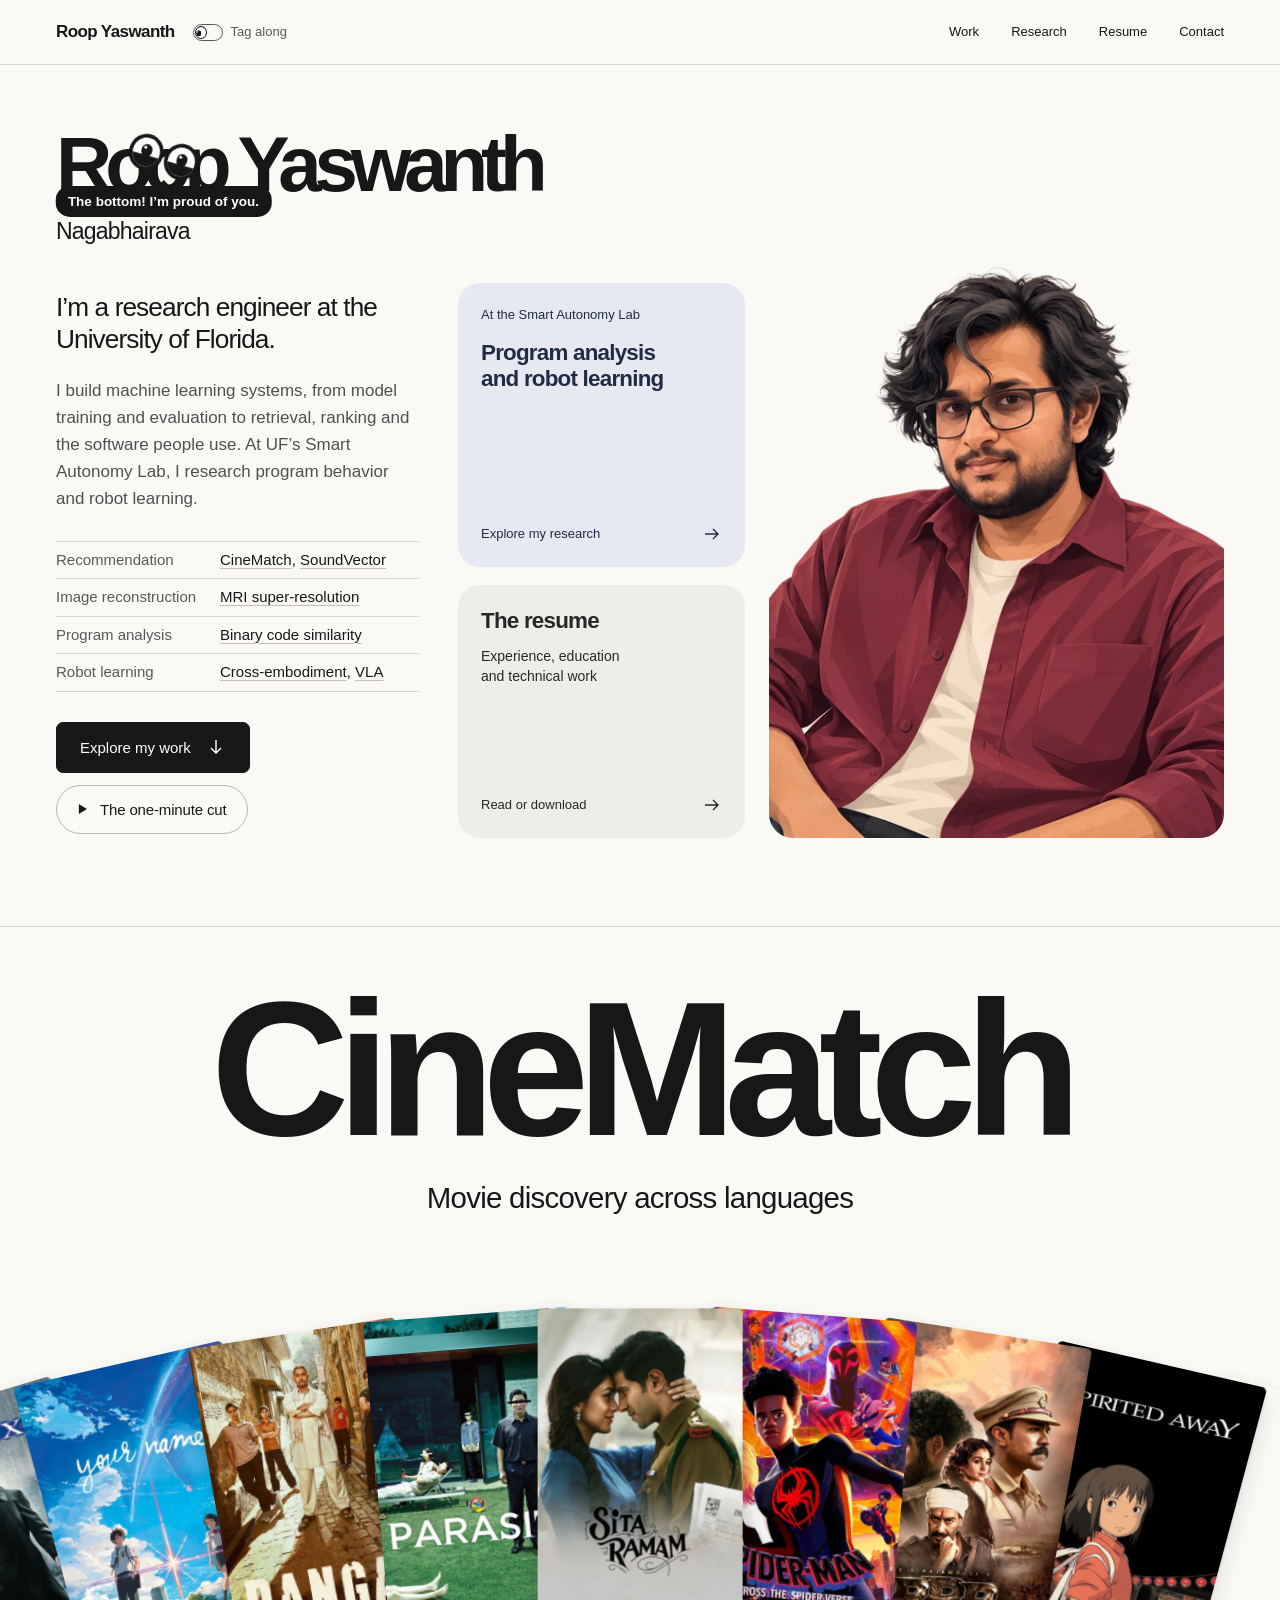
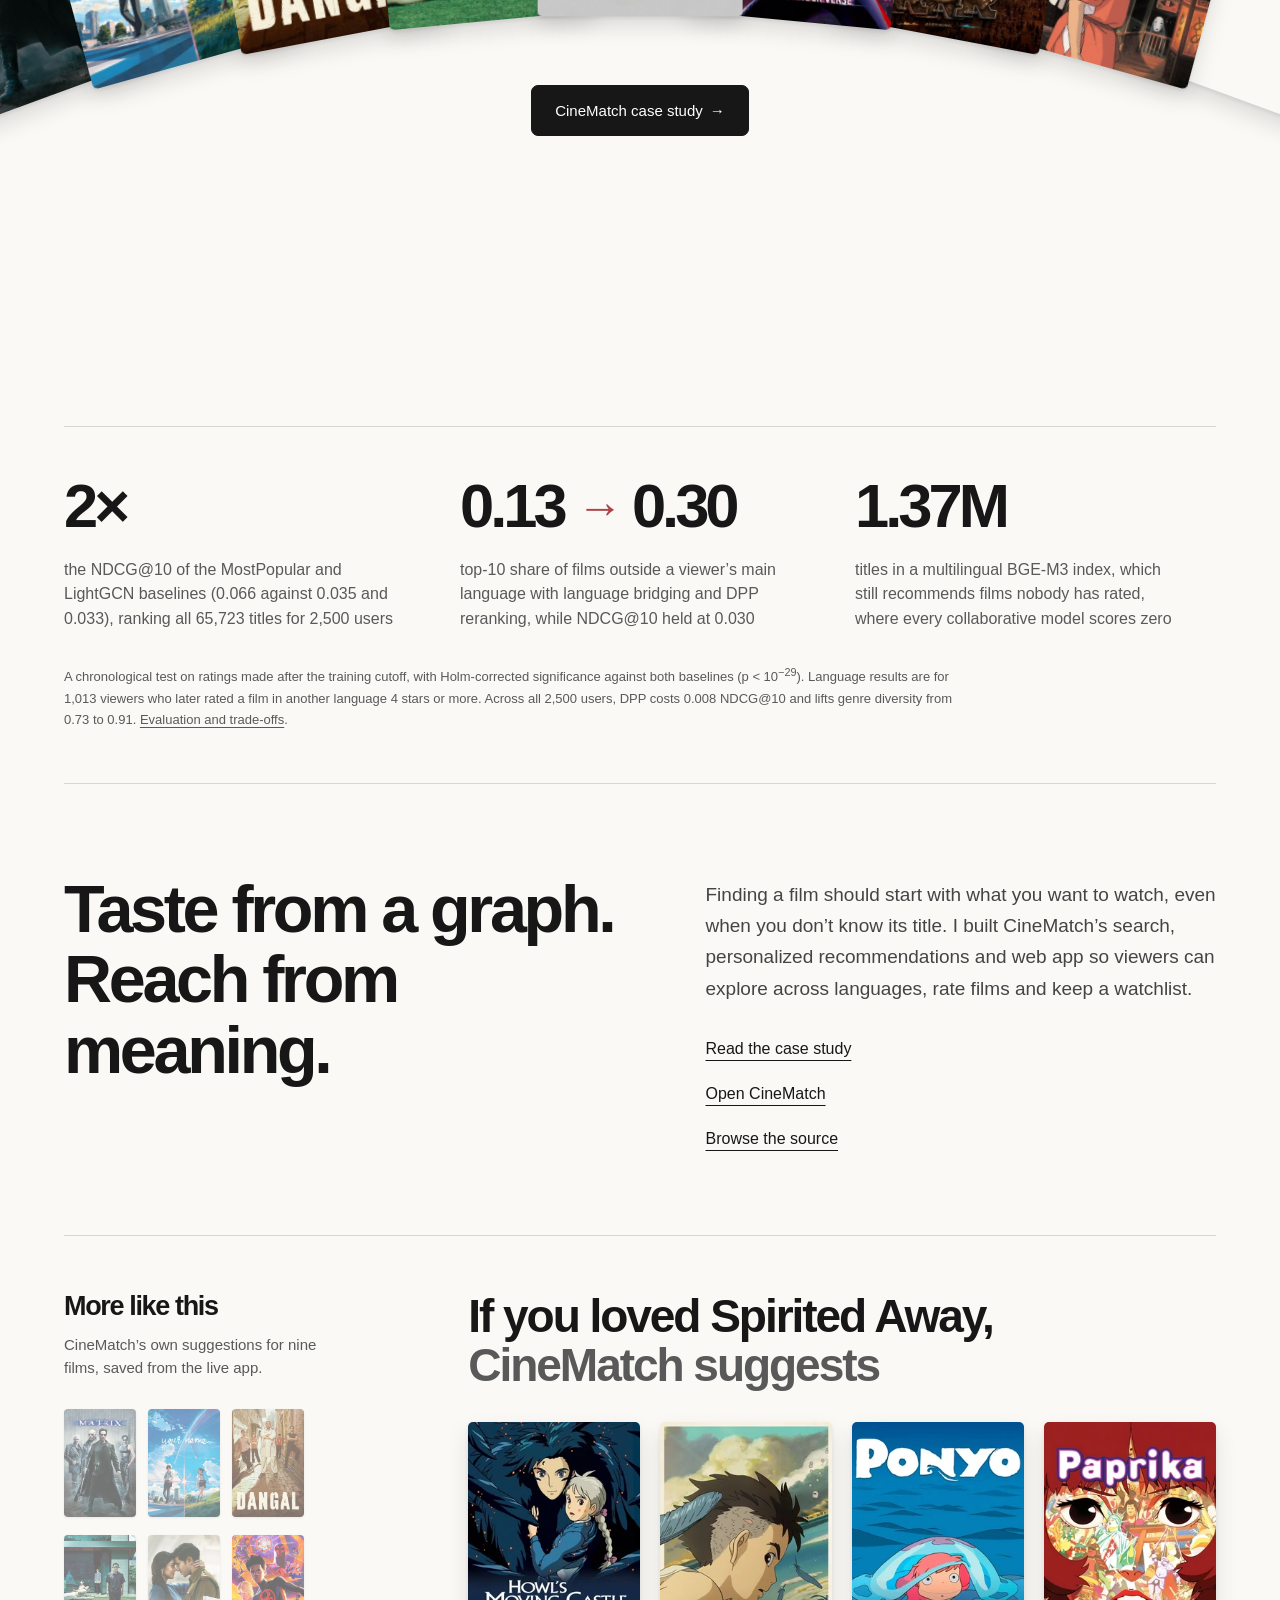
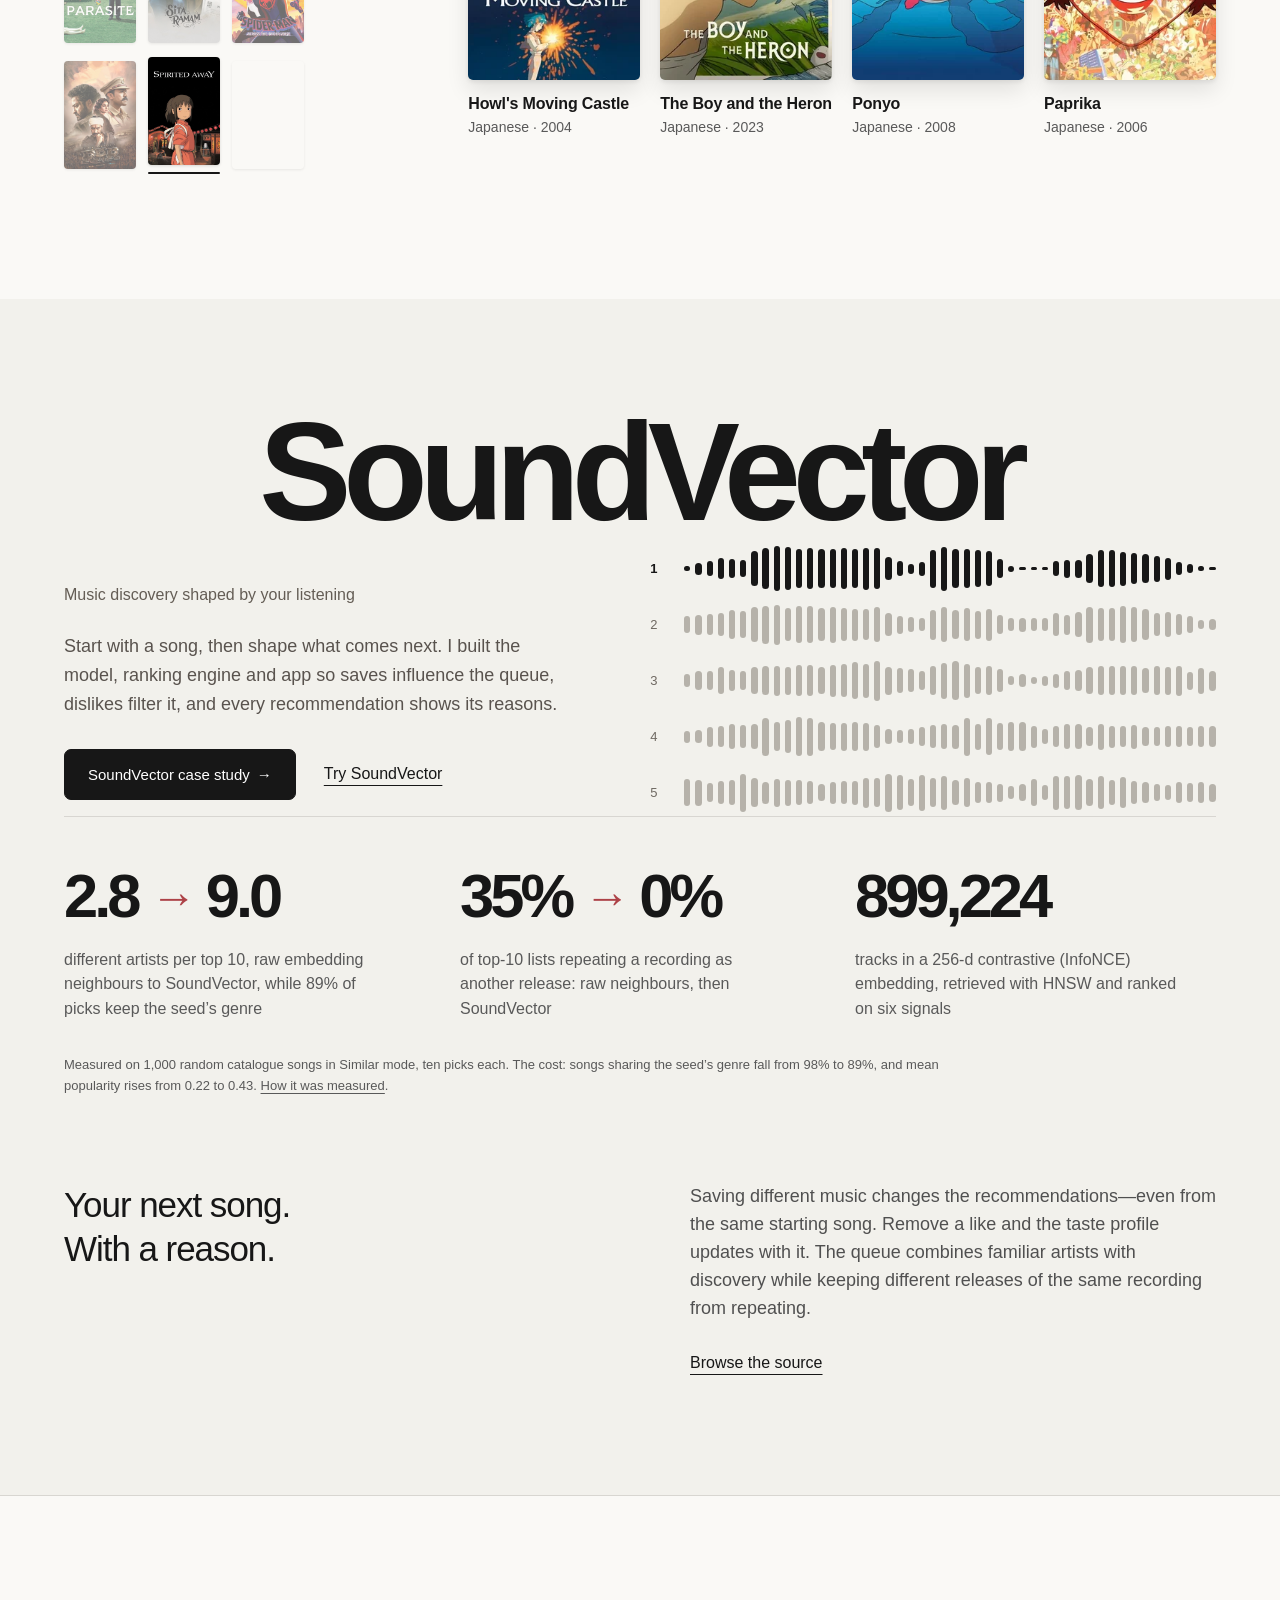
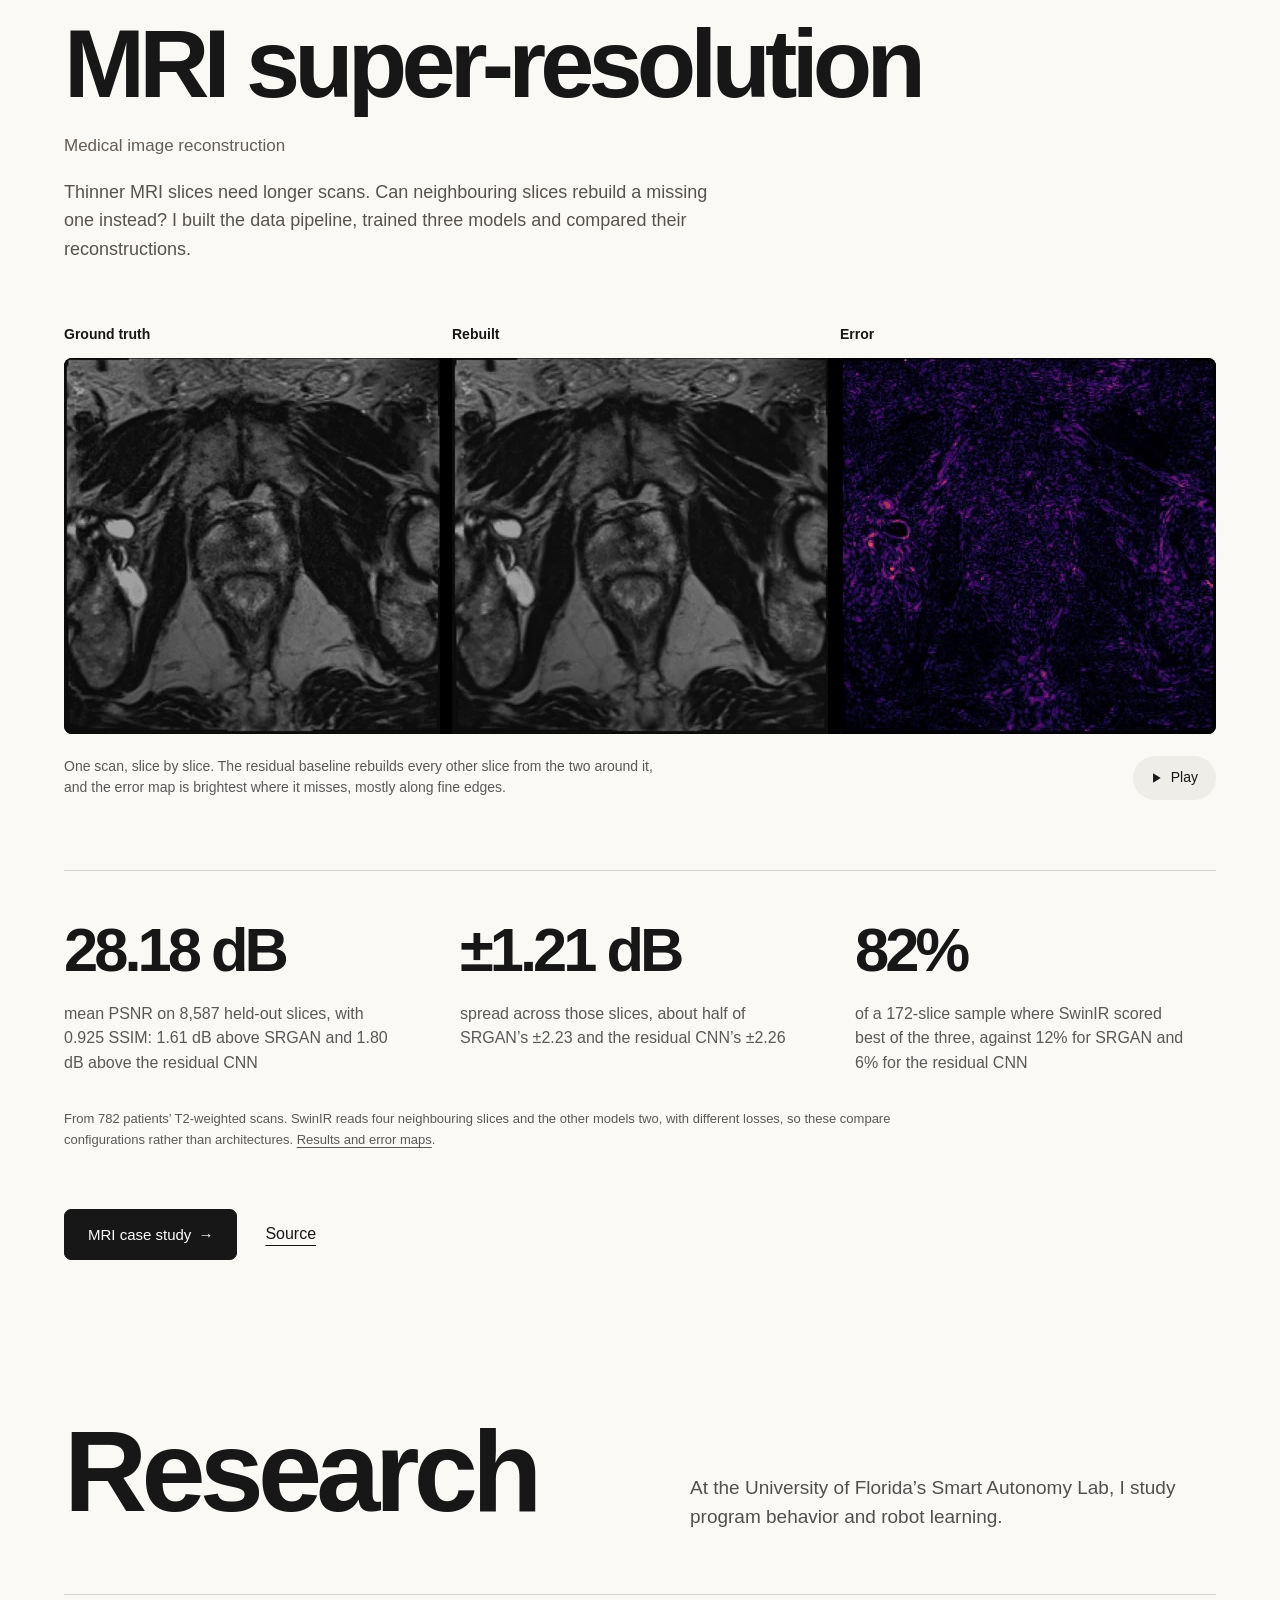
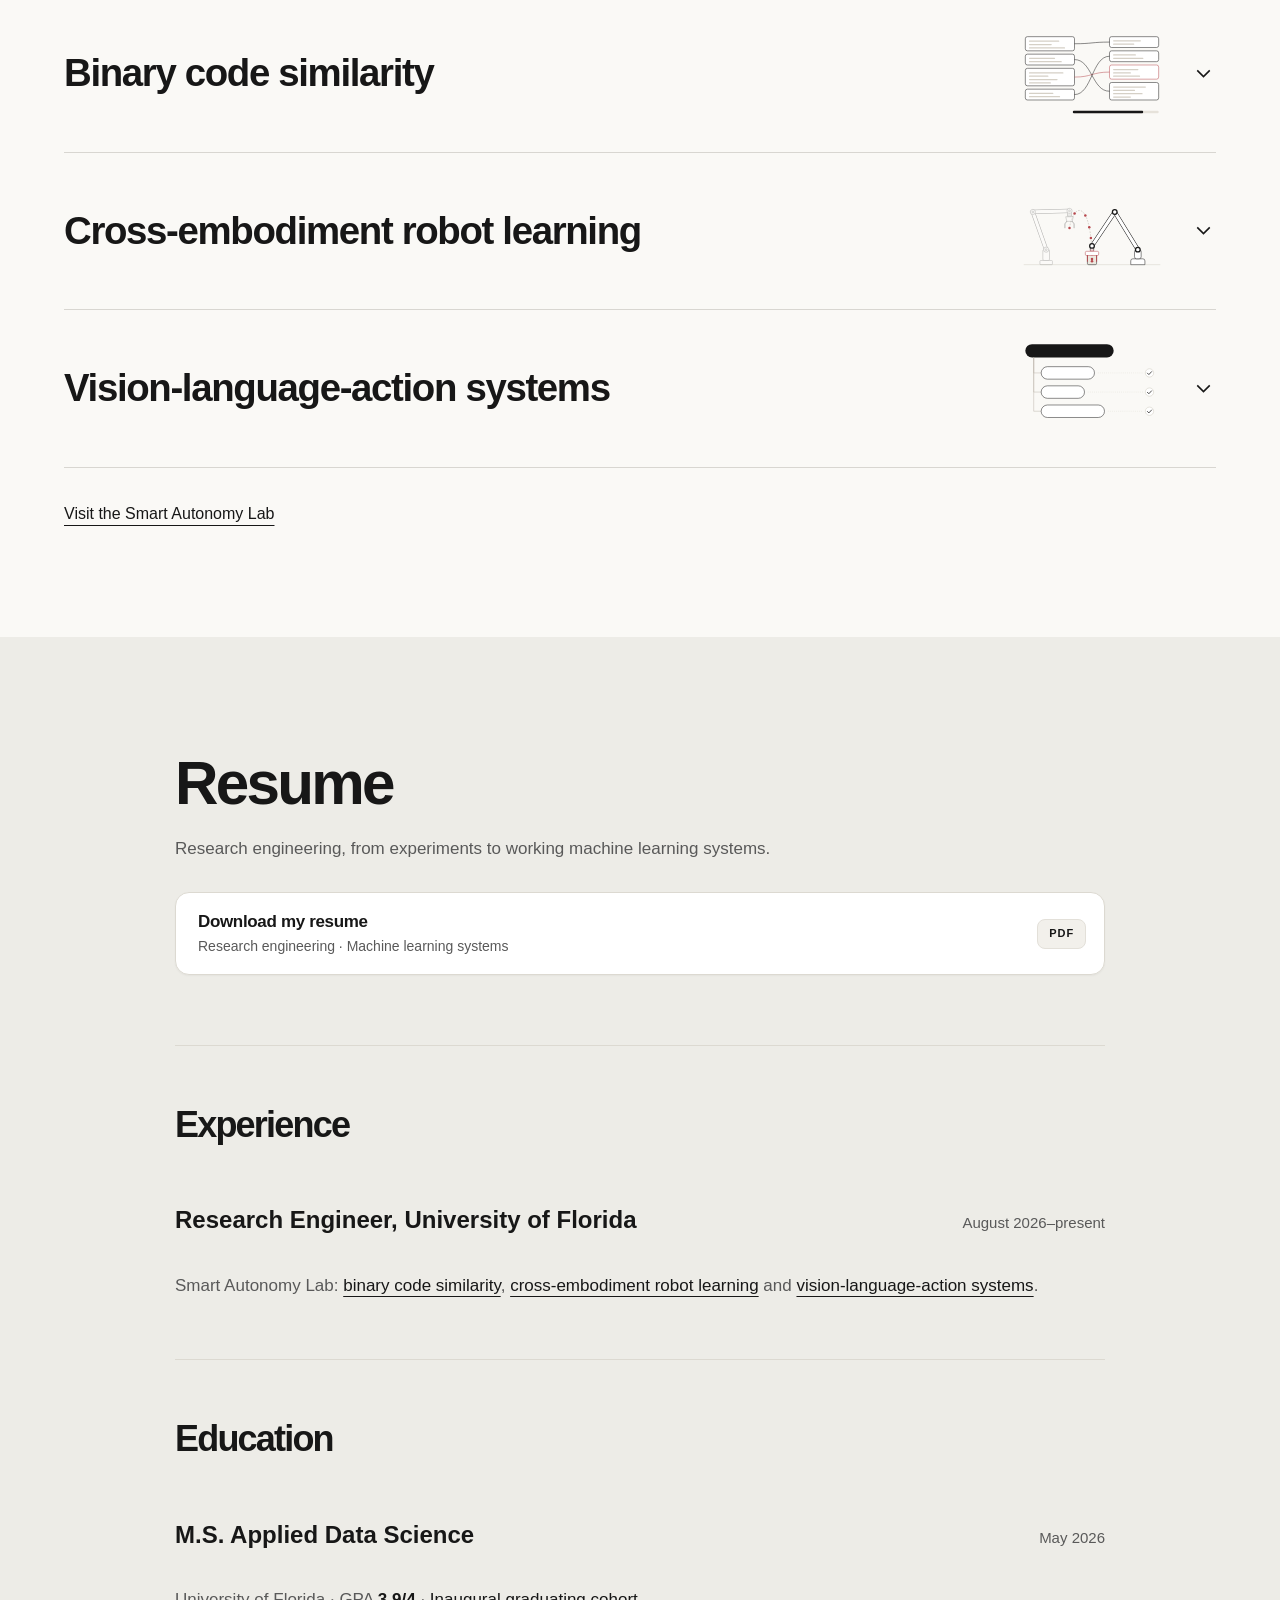
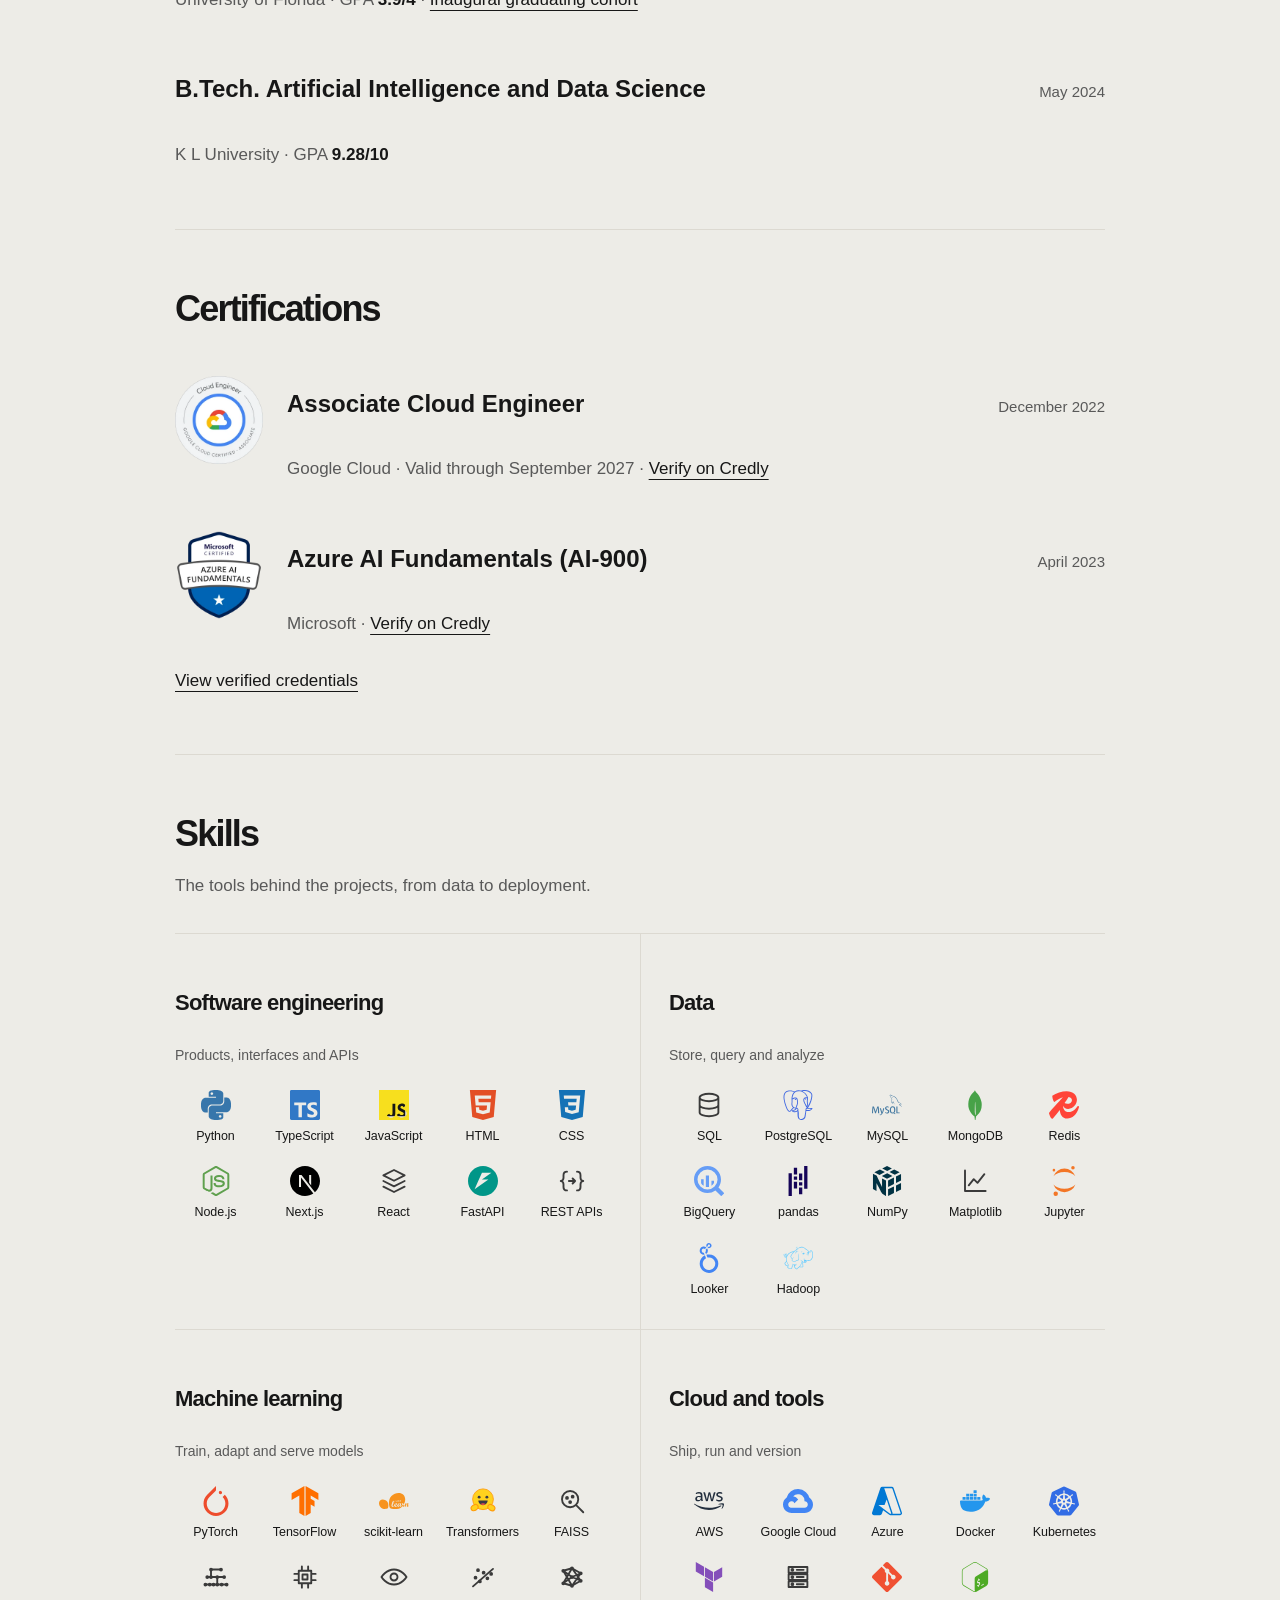
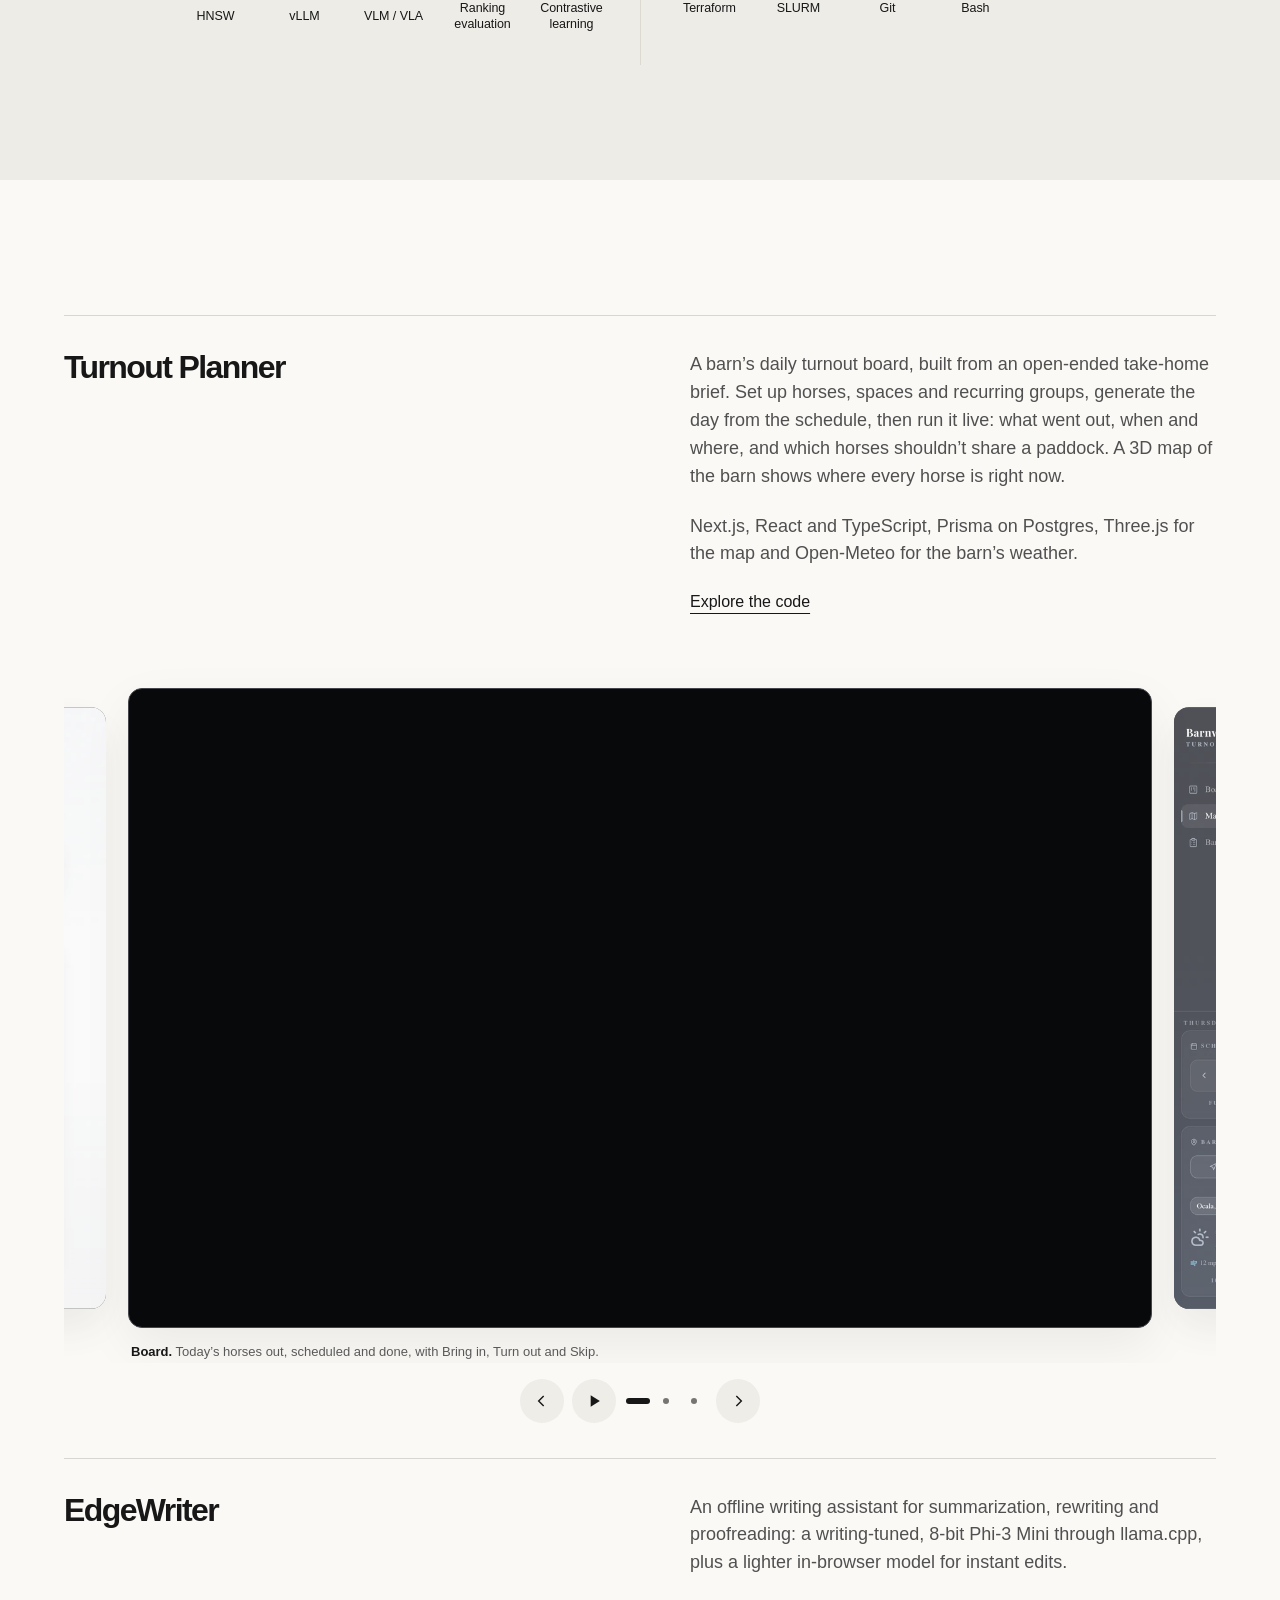
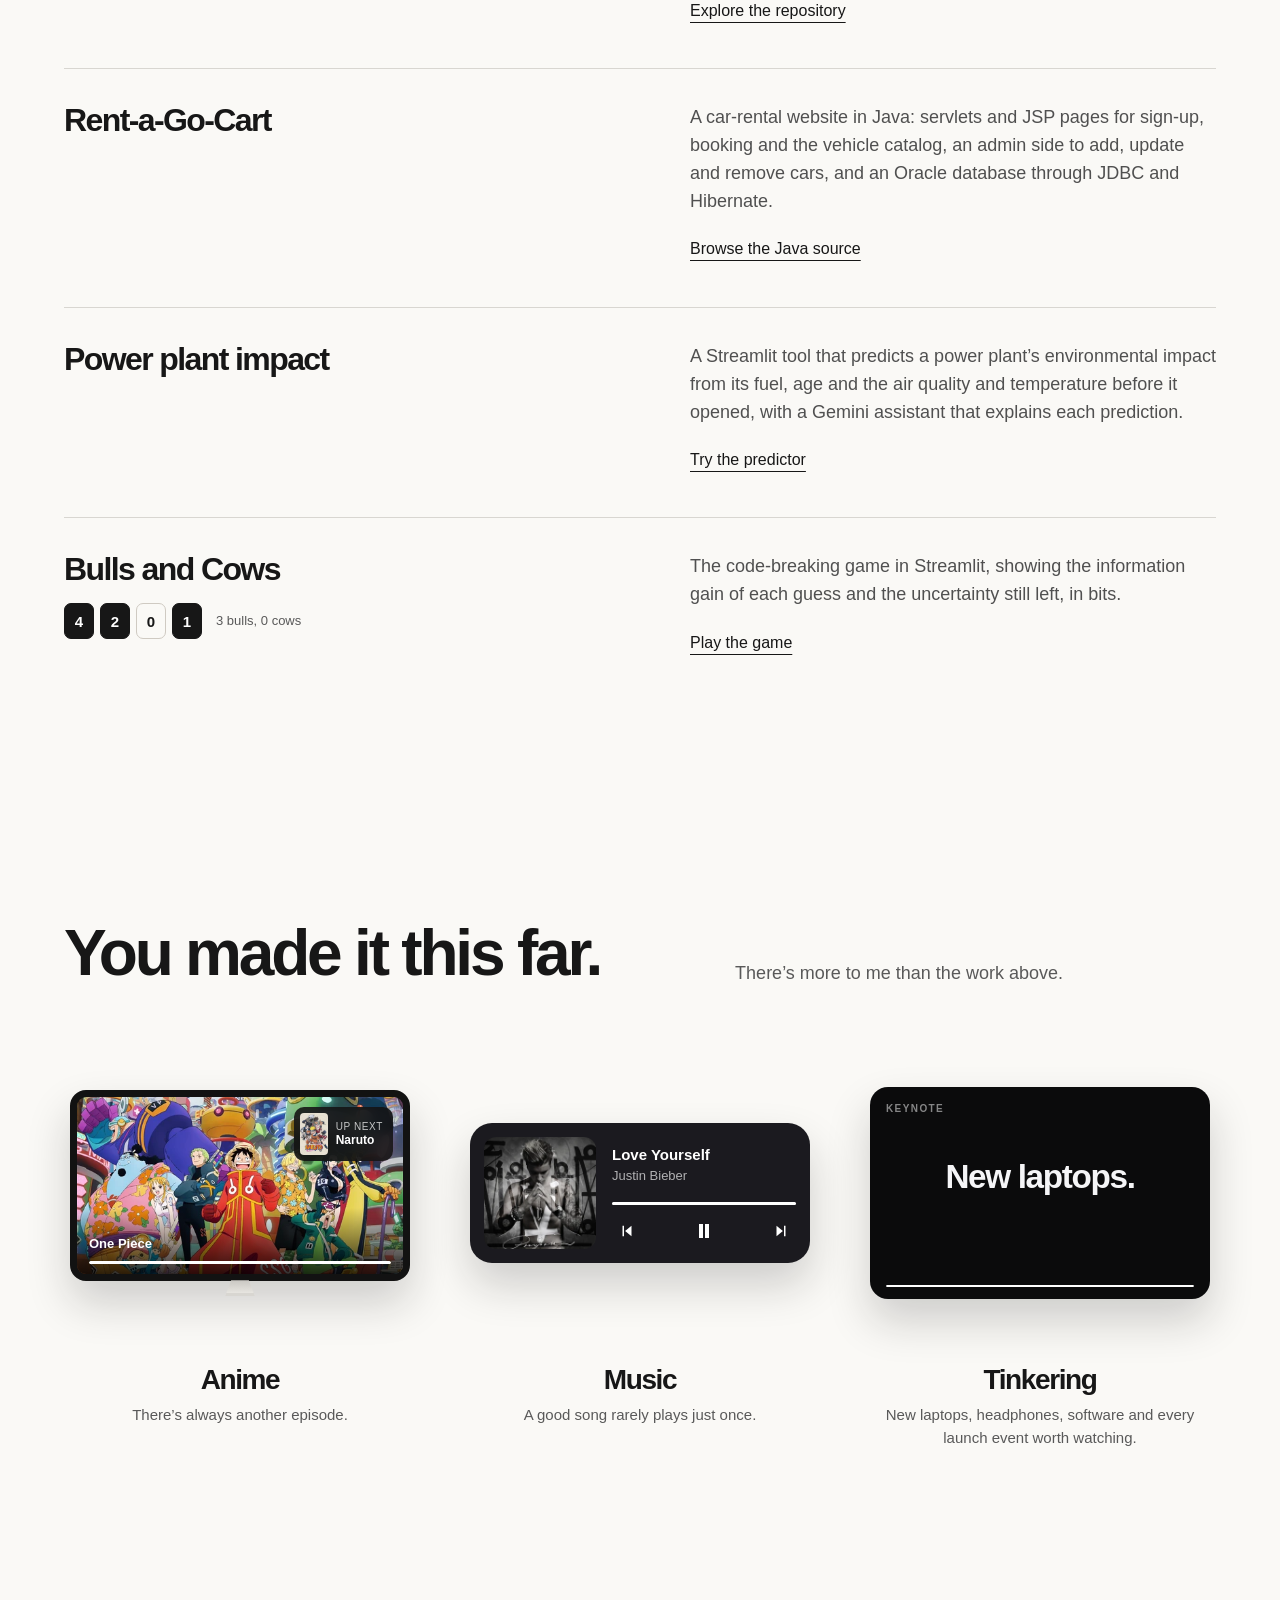
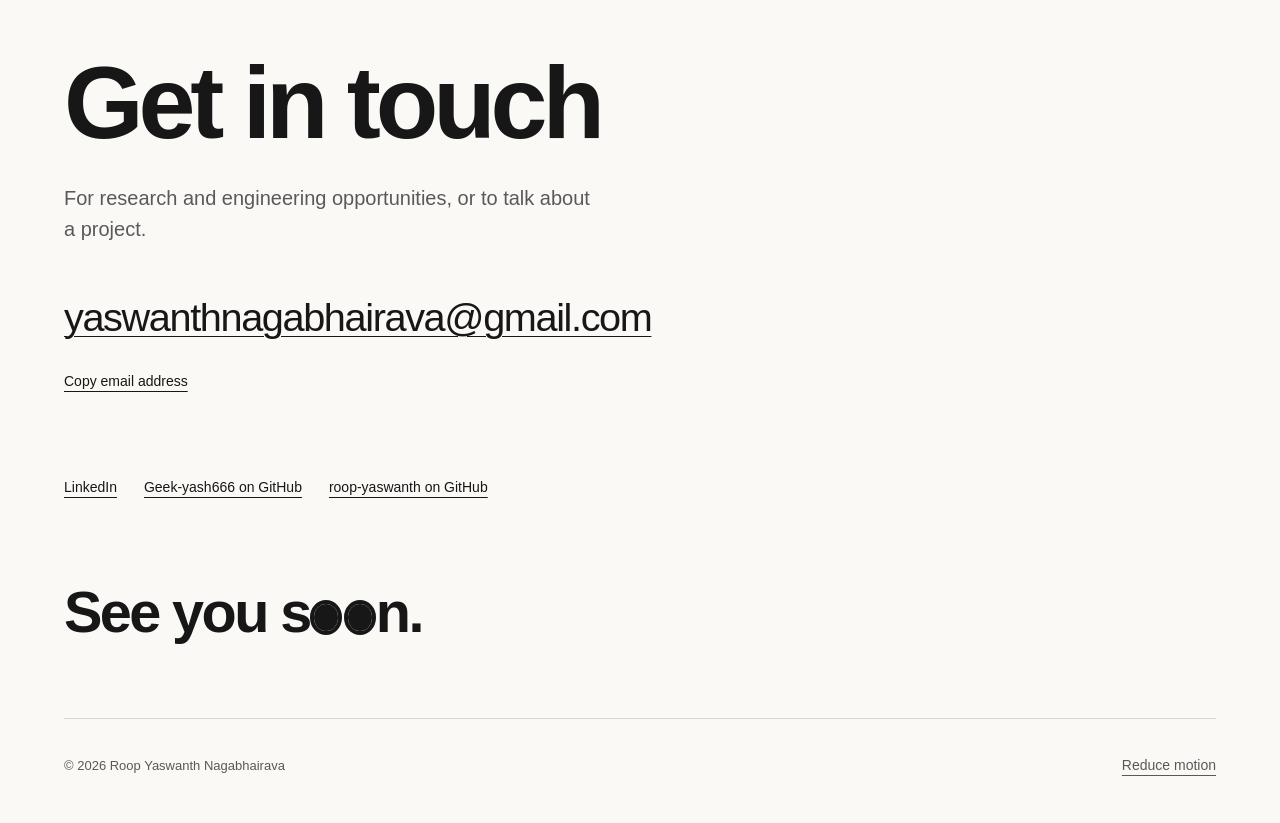
<file: index.html>
<!doctype html><html lang="en"><head><meta charset="utf-8"><meta name="viewport" content="width=device-width,initial-scale=1"><meta name="color-scheme" content="light"><meta name="theme-color" content="#faf9f6"><link rel="icon" href="data:,"><title>Roop Yaswanth | Research and engineering</title><meta name="description" content="Selected work in machine learning, software and research by Roop Yaswanth Nagabhairava, a research engineer at the University of Florida."><meta property="og:type" content="website"><meta property="og:title" content="Roop Yaswanth | Research and engineering"><meta property="og:description" content="Selected work in machine learning, software and research by Roop Yaswanth Nagabhairava, a research engineer at the University of Florida."><link rel="canonical" href="https://roop-yaswanth.github.io/"><meta property="og:url" content="https://roop-yaswanth.github.io/"><meta property="og:image" content="https://roop-yaswanth.github.io/assets/social-card.jpg?v=f9ed64db02"><meta property="og:image:width" content="1200"><meta property="og:image:height" content="630"><meta property="og:image:alt" content="Roop Yaswanth Nagabhairava, research engineer at the University of Florida, with an illustrated portrait."><meta name="twitter:card" content="summary_large_image"><link rel="stylesheet" href="/assets/styles.css?v=46c344ee8e2e"><link rel="stylesheet" href="/assets/identity.css?v=7d2adfd8173c"><link rel="stylesheet" href="/assets/home.css?v=88b24afda604"><script>try{if(localStorage.getItem("roop.reduceMotion")==="true")document.documentElement.dataset.reduceMotion="true"}catch(e){}</script><script>(() => {
const root = document.documentElement;
const titles = {'/work/cinematch/': '#cinema-title', '/work/soundvector/': '#sound-title', '/work/mri/': '#mri-title'};
const every = Object.values(titles).concat('#case-title').join();
const inputs = ['pointerdown', 'wheel', 'touchstart', 'keydown'];
const reduced = () => root.dataset.reduceMotion === 'true' || matchMedia('(prefers-reduced-motion: reduce)').matches;
const path = url => new URL(url, location.href).pathname.replace(/index\.html$/, '');
const pick = url => {
if (!url) return null;
const here = path(location.href), there = path(url);
const selector = here === '/' ? titles[there] : there === '/' && titles[here] ? '#case-title' : '';
return selector ? document.querySelector(selector) : null;
};
const reset = () => document.querySelectorAll(every).forEach(el => { el.style.viewTransitionName = el.style.translate = ''; });
const name = el => { el.classList.remove('focus-armed'); el.style.viewTransitionName = 'project-title'; };
const depart = el => {
const box = el.getBoundingClientRect();
const shift = box.bottom < 0 ? -box.bottom : box.top > innerHeight ? innerHeight - box.top : 0;
if (shift) el.style.translate = `0 ${shift}px`;
name(el);
};
addEventListener('pageswap', event => {
const transition = event.viewTransition;
if (!transition) return;
if (reduced()) return transition.skipTransition();
const title = pick(event.activation?.entry?.url);
if (title) depart(title);
});
addEventListener('pagereveal', event => {
reset();
const transition = event.viewTransition;
if (!transition) return;
if (reduced()) return transition.skipTransition();
const title = pick(window.navigation?.activation?.from?.url);
if (title) name(title);
const stop = () => transition.skipTransition();
const done = () => { inputs.forEach(type => removeEventListener(type, stop, true)); reset(); };
inputs.forEach(type => addEventListener(type, stop, {capture: true, passive: true}));
transition.finished.then(done, done);
});
})();</script><link rel="expect" href="#mri-title" blocking="render"><script src="/assets/app.js?v=2e12b82d656b" defer></script><script src="/assets/mri.js?v=eaa91eddbee2" defer></script><script src="/assets/hobbies.js?v=55b1daf89527" defer></script><script src="/assets/similar.js?v=62d1d1fbbbd0" defer></script><script src="/assets/trailer.js?v=90b5b1954673" defer></script><script src="/assets/poppy.js?v=5c2c17a42a0a" data-page="home" data-lines="/assets/poppy-global.json?v=a5a2bb3916e7" data-page-lines="/assets/poppy-home.json?v=68fc73e15c03" defer></script><script type="application/ld+json">{"@context": "https://schema.org", "@type": "Person", "name": "Roop Yaswanth Nagabhairava", "jobTitle": "Research Engineer", "sameAs": ["https://github.com/Geek-yash666", "https://github.com/roop-yaswanth", "https://www.linkedin.com/in/roop-yaswanth-nagabhairava-875b52201/", "https://www.credly.com/users/nagabhairava-roop-yaswanth.86a6b0ae"], "url": "https://roop-yaswanth.github.io"}</script></head><body><a class="skip-link" href="#main">Skip to content</a><header class="site-header"><div class="nav-wrap"><a class="brand" href="/">Roop Yaswanth</a><button class="menu-toggle" type="button" aria-expanded="false" aria-controls="primary-nav" hidden>Menu</button><nav id="primary-nav" aria-label="Main navigation"><a href="/#work">Work</a><a href="/#research">Research</a><a href="/#resume">Resume</a><a href="/#contact">Contact</a></nav></div></header><main id="main" tabindex="-1">
  <section class="identity-intro" aria-labelledby="identity-title">
    <div class="identity-heading">
      <h1 id="identity-title"><span aria-hidden="true">R<span class="eye-letter">o<i class="eye-pupil"></i></span><span class="eye-letter">o<i class="eye-pupil"></i><span class="print-quip">Taking this offline?</span></span>p Yaswanth</span> <span class="identity-surname" aria-hidden="true">Nagabhairava</span><span class="visually-hidden">Roop Yaswanth Nagabhairava</span></h1>
    </div>
    <div class="identity-grid">
      <div class="identity-copy">
        <p class="identity-lead">I’m a research engineer at the University of Florida.</p>
        <p>I build machine learning systems, from model training and evaluation to retrieval, ranking and the software people use. At UF’s Smart Autonomy Lab, I research program behavior and robot learning.</p>
        <nav class="work-index" aria-label="Work by area">
          <dl>
            <div><dt>Recommendation</dt><dd><a href="#work">CineMatch</a>, <a href="#soundvector">SoundVector</a></dd></div>
            <div><dt>Image reconstruction</dt><dd><a href="#mri">MRI super-resolution</a></dd></div>
            <div><dt>Program analysis</dt><dd><a href="#binary-similarity">Binary code similarity</a></dd></div>
            <div><dt>Robot learning</dt><dd><a href="#cross-embodiment">Cross-embodiment</a>, <a href="#vla">VLA</a></dd></div>
          </dl>
        </nav>
        <div class="identity-actions">
          <a class="primary-link" href="#work">Explore my work <svg viewBox="0 0 20 20" aria-hidden="true"><path d="M10 3v13m-5-5 5 5 5-5"/></svg></a>
          <button class="trailer-button" type="button" data-trailer hidden><svg viewBox="0 0 20 20" aria-hidden="true"><path d="M6.5 4.5v11l9-5.5z"/></svg>The one-minute cut</button>
        </div>
      </div>
      <details class="portrait-card portrait-details">
        <summary class="portrait-front" aria-label="About Roop. Turn the portrait over.">
          <span class="portrait-visual"><img src="/assets/roop-cutout-960.webp?v=80ad3a1da1" srcset="/assets/roop-cutout-480.webp?v=80ad3a1da1 480w, /assets/roop-cutout-960.webp?v=80ad3a1da1 960w, /assets/roop-cutout-1600.webp?v=80ad3a1da1 1600w, /assets/roop-cutout-2867.webp?v=80ad3a1da1 2867w" sizes="(max-width: 560px) calc(100vw - 40px), (max-width: 1100px) 48vw, (max-width: 1592px) 40vw, 595px" alt="Illustrated portrait of Roop Yaswanth." width="960" height="1286" fetchpriority="high" decoding="async"></span>
        </summary>
        <div class="portrait-note">
          <div class="credits">
            <p class="portrait-note-title">Research engineer.<br>From model to product.</p>
            <dl class="credits-list">
              <div><dt><b>Roop Yaswanth Nagabhairava</b></dt><dd>I build machine learning systems across training, evaluation, retrieval and deployment.</dd></div>
              <div><dt><b>At the University of Florida</b></dt><dd>My research at the Smart Autonomy Lab spans program behavior and robot learning. My independent projects turn learned representations into searchable catalogs and personalized recommendations.</dd></div>
              <div><dt><b>Built with care</b></dt><dd>I work on the interface too, including the eyes you’ve probably poked.</dd></div>
            </dl>
            <p class="credits-small">M.S. Applied Data Science, University of Florida, 2026. B.Tech. Artificial Intelligence and Data Science, K L University, 2024.</p>
            <a href="#resume">Experience and education</a>
          </div>
        </div>
      </details>
      <div class="identity-links">
        <a class="identity-tile research-tile" href="#research">
          <span class="tile-label">At the Smart Autonomy Lab</span>
          <span class="tile-title">Program analysis<br>and robot learning</span>
          <span class="tile-action">Explore my research <svg viewBox="0 0 20 20" aria-hidden="true"><path d="M3 10h13m-5-5 5 5-5 5"/></svg></span>
        </a>
        <a class="identity-tile resume-tile" href="#resume">
          <span class="tile-title">The resume</span>
          <span class="tile-description">Experience, education<br>and technical work</span>
          <span class="tile-action">Read or download <svg viewBox="0 0 20 20" aria-hidden="true"><path d="M3 10h13m-5-5 5 5-5 5"/></svg></span>
        </a>
      </div>
    </div>
  </section>

  <section class="cinema-intro" id="work" aria-labelledby="cinema-title">
    <div class="cinema-stage">
      <div class="cinema-heading">
        <h2 id="cinema-title">CineMatch</h2>
        <p>Movie discovery across languages</p>
      </div>
      <div class="poster-viewport" aria-hidden="true"><div class="poster-camera"><div class="poster-fan"><div class="film-poster" style="--i:-4;--a:4;--z:6"><img src="/assets/film-art/the-matrix-960.webp" srcset="/assets/film-art/the-matrix-480.webp 480w, /assets/film-art/the-matrix-960.webp 960w, /assets/film-art/the-matrix-2000.webp 2000w" sizes="(max-width: 560px) 280px, (max-width: 1100px) 350px, 420px" alt="" width="960" height="1440" loading="lazy" decoding="async"></div><div class="film-poster" style="--i:-3;--a:3;--z:7"><img src="/assets/film-art/your-name-960.webp" srcset="/assets/film-art/your-name-480.webp 480w, /assets/film-art/your-name-960.webp 960w, /assets/film-art/your-name-2000.webp 2000w" sizes="(max-width: 560px) 280px, (max-width: 1100px) 350px, 420px" alt="" width="960" height="1440" loading="lazy" decoding="async"></div><div class="film-poster" style="--i:-2;--a:2;--z:8"><img src="/assets/film-art/dangal-960.webp" srcset="/assets/film-art/dangal-480.webp 480w, /assets/film-art/dangal-960.webp 960w, /assets/film-art/dangal-1500.webp 1500w" sizes="(max-width: 560px) 280px, (max-width: 1100px) 350px, 420px" alt="" width="960" height="1440" loading="lazy" decoding="async"></div><div class="film-poster" style="--i:-1;--a:1;--z:9"><img src="/assets/film-art/parasite-960.webp" srcset="/assets/film-art/parasite-480.webp 480w, /assets/film-art/parasite-960.webp 960w, /assets/film-art/parasite-2000.webp 2000w" sizes="(max-width: 560px) 280px, (max-width: 1100px) 350px, 420px" alt="" width="960" height="1440" loading="lazy" decoding="async"></div><div class="film-poster" style="--i:0;--a:0;--z:10"><img src="/assets/film-art/sita-ramam-960.webp" srcset="/assets/film-art/sita-ramam-480.webp 480w, /assets/film-art/sita-ramam-960.webp 960w, /assets/film-art/sita-ramam-2000.webp 2000w" sizes="(max-width: 560px) 280px, (max-width: 1100px) 350px, 420px" alt="" width="960" height="1440" loading="lazy" decoding="async"></div><div class="film-poster" style="--i:1;--a:1;--z:9"><img src="/assets/film-art/spider-verse-960.webp" srcset="/assets/film-art/spider-verse-480.webp 480w, /assets/film-art/spider-verse-960.webp 960w, /assets/film-art/spider-verse-2000.webp 2000w" sizes="(max-width: 560px) 280px, (max-width: 1100px) 350px, 420px" alt="" width="960" height="1440" loading="lazy" decoding="async"></div><div class="film-poster" style="--i:2;--a:2;--z:8"><img src="/assets/film-art/rrr-960.webp" srcset="/assets/film-art/rrr-480.webp 480w, /assets/film-art/rrr-960.webp 960w, /assets/film-art/rrr-2000.webp 2000w" sizes="(max-width: 560px) 280px, (max-width: 1100px) 350px, 420px" alt="" width="960" height="1440" loading="lazy" decoding="async"></div><div class="film-poster" style="--i:3;--a:3;--z:7"><img src="/assets/film-art/spirited-away-960.webp" srcset="/assets/film-art/spirited-away-480.webp 480w, /assets/film-art/spirited-away-960.webp 960w, /assets/film-art/spirited-away-2000.webp 2000w" sizes="(max-width: 560px) 280px, (max-width: 1100px) 350px, 420px" alt="" width="960" height="1440" loading="lazy" decoding="async"></div><div class="film-poster" style="--i:4;--a:4;--z:6"><img src="/assets/film-art/mad-max-960.webp" srcset="/assets/film-art/mad-max-480.webp 480w, /assets/film-art/mad-max-960.webp 960w, /assets/film-art/mad-max-2000.webp 2000w" sizes="(max-width: 560px) 280px, (max-width: 1100px) 350px, 420px" alt="" width="960" height="1440" loading="lazy" decoding="async"></div></div></div></div>
      <div class="cinema-stage-bottom">
        <a class="primary-link" href="/work/cinematch/">CineMatch case study <span aria-hidden="true">→</span></a>
      </div>
    </div>
  </section>

  <div class="project-highlights section-width" role="group" aria-label="CineMatch highlights"><dl><div><dt>2×</dt><dd>the NDCG@10 of the MostPopular and LightGCN baselines (0.066 against 0.035 and 0.033), ranking all 65,723 titles for 2,500 users</dd></div><div><dt>0.13 <span class="metric-arrow" aria-hidden="true">→</span><span class="visually-hidden"> to </span> 0.30</dt><dd>top-10 share of films outside a viewer’s main language with language bridging and DPP reranking, while NDCG@10 held at 0.030</dd></div><div><dt>1.37M</dt><dd>titles in a multilingual BGE-M3 index, which still recommends films nobody has rated, where every collaborative model scores zero</dd></div></dl><p class="metric-note">A chronological test on ratings made after the training cutoff, with Holm-corrected significance against both baselines (p&nbsp;&lt;&nbsp;10<sup>−29</sup>). Language results are for 1,013 viewers who later rated a film in another language 4 stars or more. Across all 2,500 users, DPP costs 0.008 NDCG@10 and lifts genre diversity from 0.73 to 0.91. <a href="/work/cinematch/#evaluation">Evaluation and trade-offs</a>.</p></div>

  <section class="cinema-story section-width" aria-labelledby="cinema-story-title">
    <h2 id="cinema-story-title">Taste from a graph.<br>Reach from meaning.</h2>
    <div class="story-copy">
      <p>Finding a film should start with what you want to watch, even when you don’t know its title. I built CineMatch’s search, personalized recommendations and web app so viewers can explore across languages, rate films and keep a watchlist.</p>
      <a class="text-link" href="/work/cinematch/">Read the case study</a>
      <a target="_blank" rel="noopener" class="text-link" href="https://onlymovies.app">Open CineMatch</a>
      <a target="_blank" rel="noopener" class="text-link" href="https://github.com/roop-yaswanth/CineMatch">Browse the source</a>
    </div>
    <div class="similar" data-similar><div class="similar-intro"><h3 id="similar-title">More like this</h3><p>CineMatch’s own suggestions for nine films, saved from the live app.</p><ul class="similar-seeds" aria-labelledby="similar-title"><li><button type="button" data-seed="the-matrix" aria-pressed="false"><img src="/assets/film-art/the-matrix-960.webp" srcset="/assets/film-art/the-matrix-480.webp 480w, /assets/film-art/the-matrix-960.webp 960w, /assets/film-art/the-matrix-2000.webp 2000w" sizes="72px" alt="" width="960" height="1440" loading="lazy" decoding="async"><span class="visually-hidden">The Matrix</span></button></li><li><button type="button" data-seed="your-name" aria-pressed="false"><img src="/assets/film-art/your-name-960.webp" srcset="/assets/film-art/your-name-480.webp 480w, /assets/film-art/your-name-960.webp 960w, /assets/film-art/your-name-2000.webp 2000w" sizes="72px" alt="" width="960" height="1440" loading="lazy" decoding="async"><span class="visually-hidden">Your Name</span></button></li><li><button type="button" data-seed="dangal" aria-pressed="false"><img src="/assets/film-art/dangal-960.webp" srcset="/assets/film-art/dangal-480.webp 480w, /assets/film-art/dangal-960.webp 960w, /assets/film-art/dangal-1500.webp 1500w" sizes="72px" alt="" width="960" height="1440" loading="lazy" decoding="async"><span class="visually-hidden">Dangal</span></button></li><li><button type="button" data-seed="parasite" aria-pressed="false"><img src="/assets/film-art/parasite-960.webp" srcset="/assets/film-art/parasite-480.webp 480w, /assets/film-art/parasite-960.webp 960w, /assets/film-art/parasite-2000.webp 2000w" sizes="72px" alt="" width="960" height="1440" loading="lazy" decoding="async"><span class="visually-hidden">Parasite</span></button></li><li><button type="button" data-seed="sita-ramam" aria-pressed="false"><img src="/assets/film-art/sita-ramam-960.webp" srcset="/assets/film-art/sita-ramam-480.webp 480w, /assets/film-art/sita-ramam-960.webp 960w, /assets/film-art/sita-ramam-2000.webp 2000w" sizes="72px" alt="" width="960" height="1440" loading="lazy" decoding="async"><span class="visually-hidden">Sita Ramam</span></button></li><li><button type="button" data-seed="spider-verse" aria-pressed="false"><img src="/assets/film-art/spider-verse-960.webp" srcset="/assets/film-art/spider-verse-480.webp 480w, /assets/film-art/spider-verse-960.webp 960w, /assets/film-art/spider-verse-2000.webp 2000w" sizes="72px" alt="" width="960" height="1440" loading="lazy" decoding="async"><span class="visually-hidden">Spider-Man: Across the Spider-Verse</span></button></li><li><button type="button" data-seed="rrr" aria-pressed="false"><img src="/assets/film-art/rrr-960.webp" srcset="/assets/film-art/rrr-480.webp 480w, /assets/film-art/rrr-960.webp 960w, /assets/film-art/rrr-2000.webp 2000w" sizes="72px" alt="" width="960" height="1440" loading="lazy" decoding="async"><span class="visually-hidden">RRR</span></button></li><li><button type="button" data-seed="spirited-away" aria-pressed="true"><img src="/assets/film-art/spirited-away-960.webp" srcset="/assets/film-art/spirited-away-480.webp 480w, /assets/film-art/spirited-away-960.webp 960w, /assets/film-art/spirited-away-2000.webp 2000w" sizes="72px" alt="" width="960" height="1440" loading="lazy" decoding="async"><span class="visually-hidden">Spirited Away</span></button></li><li><button type="button" data-seed="mad-max" aria-pressed="false"><img src="/assets/film-art/mad-max-960.webp" srcset="/assets/film-art/mad-max-480.webp 480w, /assets/film-art/mad-max-960.webp 960w, /assets/film-art/mad-max-2000.webp 2000w" sizes="72px" alt="" width="960" height="1440" loading="lazy" decoding="async"><span class="visually-hidden">Mad Max: Fury Road</span></button></li></ul></div><div class="similar-pick"><p class="similar-line">If you loved <b class="similar-seed">Spirited Away</b>,<span>CineMatch suggests</span></p><ol class="similar-results"><li style="--i:0"><img src="/assets/film-art/similar/howl-s-moving-castle-240.webp" srcset="/assets/film-art/similar/howl-s-moving-castle-240.webp 240w, /assets/film-art/similar/howl-s-moving-castle-480.webp 480w" sizes="(max-width: 760px) 42vw, 200px" alt="" width="240" height="360" loading="lazy" decoding="async"><strong>Howl&#x27;s Moving Castle</strong><span>Japanese · 2004</span></li><li style="--i:1"><img src="/assets/film-art/similar/the-boy-and-the-heron-240.webp" srcset="/assets/film-art/similar/the-boy-and-the-heron-240.webp 240w, /assets/film-art/similar/the-boy-and-the-heron-480.webp 480w" sizes="(max-width: 760px) 42vw, 200px" alt="" width="240" height="360" loading="lazy" decoding="async"><strong>The Boy and the Heron</strong><span>Japanese · 2023</span></li><li style="--i:2"><img src="/assets/film-art/similar/ponyo-240.webp" srcset="/assets/film-art/similar/ponyo-240.webp 240w, /assets/film-art/similar/ponyo-480.webp 480w" sizes="(max-width: 760px) 42vw, 200px" alt="" width="240" height="360" loading="lazy" decoding="async"><strong>Ponyo</strong><span>Japanese · 2008</span></li><li style="--i:3"><img src="/assets/film-art/similar/paprika-240.webp" srcset="/assets/film-art/similar/paprika-240.webp 240w, /assets/film-art/similar/paprika-480.webp 480w" sizes="(max-width: 760px) 42vw, 200px" alt="" width="240" height="360" loading="lazy" decoding="async"><strong>Paprika</strong><span>Japanese · 2006</span></li></ol><p class="visually-hidden" aria-live="polite" data-similar-status></p></div><script type="application/json" data-similar-data>{"the-matrix":{"title":"The Matrix","films":[{"title":"The Matrix Revolutions","meta":"English · 2003","src":"/assets/film-art/similar/the-matrix-revolutions-240.webp","srcset":"/assets/film-art/similar/the-matrix-revolutions-240.webp 240w, /assets/film-art/similar/the-matrix-revolutions-480.webp 480w"},{"title":"The Matrix Reloaded","meta":"English · 2003","src":"/assets/film-art/similar/the-matrix-reloaded-240.webp","srcset":"/assets/film-art/similar/the-matrix-reloaded-240.webp 240w, /assets/film-art/similar/the-matrix-reloaded-480.webp 480w"},{"title":"The Dark Knight","meta":"English · 2008","src":"/assets/film-art/similar/the-dark-knight-240.webp","srcset":"/assets/film-art/similar/the-dark-knight-240.webp 240w, /assets/film-art/similar/the-dark-knight-480.webp 480w"},{"title":"The Terminator","meta":"English · 1984","src":"/assets/film-art/similar/the-terminator-240.webp","srcset":"/assets/film-art/similar/the-terminator-240.webp 240w, /assets/film-art/similar/the-terminator-480.webp 480w"}]},"your-name":{"title":"Your Name","films":[{"title":"Suzume","meta":"Japanese · 2022","src":"/assets/film-art/similar/suzume-240.webp","srcset":"/assets/film-art/similar/suzume-240.webp 240w, /assets/film-art/similar/suzume-480.webp 480w"},{"title":"Weathering with You","meta":"Japanese · 2019","src":"/assets/film-art/similar/weathering-with-you-240.webp","srcset":"/assets/film-art/similar/weathering-with-you-240.webp 240w, /assets/film-art/similar/weathering-with-you-480.webp 480w"},{"title":"5 Centimeters Per Second","meta":"Japanese · 2007","src":"/assets/film-art/similar/5-centimeters-per-second-240.webp","srcset":"/assets/film-art/similar/5-centimeters-per-second-240.webp 240w, /assets/film-art/similar/5-centimeters-per-second-480.webp 480w"},{"title":"Children Who Chase Lost Voices","meta":"Japanese · 2011","src":"/assets/film-art/similar/children-who-chase-lost-voices-240.webp","srcset":"/assets/film-art/similar/children-who-chase-lost-voices-240.webp 240w, /assets/film-art/similar/children-who-chase-lost-voices-480.webp 480w"}]},"dangal":{"title":"Dangal","films":[{"title":"Bawaal","meta":"Hindi · 2023","src":"/assets/film-art/similar/bawaal-240.webp","srcset":"/assets/film-art/similar/bawaal-240.webp 240w, /assets/film-art/similar/bawaal-480.webp 480w"},{"title":"Bhaag Milkha Bhaag","meta":"Hindi · 2013","src":"/assets/film-art/similar/bhaag-milkha-bhaag-240.webp","srcset":"/assets/film-art/similar/bhaag-milkha-bhaag-240.webp 240w, /assets/film-art/similar/bhaag-milkha-bhaag-480.webp 480w"},{"title":"Sarpatta Parambarai","meta":"Tamil · 2021","src":"/assets/film-art/similar/sarpatta-parambarai-240.webp","srcset":"/assets/film-art/similar/sarpatta-parambarai-240.webp 240w, /assets/film-art/similar/sarpatta-parambarai-480.webp 480w"},{"title":"Bāhubali: The Beginning","meta":"Telugu · 2015","src":"/assets/film-art/similar/bahubali-the-beginning-240.webp","srcset":"/assets/film-art/similar/bahubali-the-beginning-240.webp 240w, /assets/film-art/similar/bahubali-the-beginning-480.webp 480w"}]},"parasite":{"title":"Parasite","films":[{"title":"Joint Security Area","meta":"Korean · 2000","src":"/assets/film-art/similar/joint-security-area-240.webp","srcset":"/assets/film-art/similar/joint-security-area-240.webp 240w, /assets/film-art/similar/joint-security-area-480.webp 480w"},{"title":"The Dark Knight","meta":"English · 2008","src":"/assets/film-art/similar/the-dark-knight-240.webp","srcset":"/assets/film-art/similar/the-dark-knight-240.webp 240w, /assets/film-art/similar/the-dark-knight-480.webp 480w"},{"title":"Gladiator","meta":"English · 2000","src":"/assets/film-art/similar/gladiator-240.webp","srcset":"/assets/film-art/similar/gladiator-240.webp 240w, /assets/film-art/similar/gladiator-480.webp 480w"},{"title":"The Pianist","meta":"English · 2002","src":"/assets/film-art/similar/the-pianist-240.webp","srcset":"/assets/film-art/similar/the-pianist-240.webp 240w, /assets/film-art/similar/the-pianist-480.webp 480w"}]},"sita-ramam":{"title":"Sita Ramam","films":[{"title":"RRR","meta":"Telugu · 2022","src":"/assets/film-art/similar/rrr-240.webp","srcset":"/assets/film-art/similar/rrr-240.webp 240w, /assets/film-art/similar/rrr-480.webp 480w"},{"title":"Soorarai Pottru","meta":"Tamil · 2020","src":"/assets/film-art/similar/soorarai-pottru-240.webp","srcset":"/assets/film-art/similar/soorarai-pottru-240.webp 240w, /assets/film-art/similar/soorarai-pottru-480.webp 480w"},{"title":"Hridayam","meta":"Malayalam · 2022","src":"/assets/film-art/similar/hridayam-240.webp","srcset":"/assets/film-art/similar/hridayam-240.webp 240w, /assets/film-art/similar/hridayam-480.webp 480w"},{"title":"Asuran","meta":"Tamil · 2019","src":"/assets/film-art/similar/asuran-240.webp","srcset":"/assets/film-art/similar/asuran-240.webp 240w, /assets/film-art/similar/asuran-480.webp 480w"}]},"spider-verse":{"title":"Spider-Man: Across the Spider-Verse","films":[{"title":"Spider-Man: Into the Spider-Verse","meta":"English · 2018","src":"/assets/film-art/similar/spider-man-into-the-spider-verse-240.webp","srcset":"/assets/film-art/similar/spider-man-into-the-spider-verse-240.webp 240w, /assets/film-art/similar/spider-man-into-the-spider-verse-480.webp 480w"},{"title":"Spider-Man: No Way Home","meta":"English · 2021","src":"/assets/film-art/similar/spider-man-no-way-home-240.webp","srcset":"/assets/film-art/similar/spider-man-no-way-home-240.webp 240w, /assets/film-art/similar/spider-man-no-way-home-480.webp 480w"},{"title":"Spider-Man: Brand New Day","meta":"English · 2026","src":"/assets/film-art/similar/spider-man-brand-new-day-240.webp","srcset":"/assets/film-art/similar/spider-man-brand-new-day-240.webp 240w, /assets/film-art/similar/spider-man-brand-new-day-480.webp 480w"},{"title":"Spider-Man: Homecoming","meta":"English · 2017","src":"/assets/film-art/similar/spider-man-homecoming-240.webp","srcset":"/assets/film-art/similar/spider-man-homecoming-240.webp 240w, /assets/film-art/similar/spider-man-homecoming-480.webp 480w"}]},"rrr":{"title":"RRR","films":[{"title":"Rangasthalam","meta":"Telugu · 2018","src":"/assets/film-art/similar/rangasthalam-240.webp","srcset":"/assets/film-art/similar/rangasthalam-240.webp 240w, /assets/film-art/similar/rangasthalam-480.webp 480w"},{"title":"Arjun Reddy","meta":"Telugu · 2017","src":"/assets/film-art/similar/arjun-reddy-240.webp","srcset":"/assets/film-art/similar/arjun-reddy-240.webp 240w, /assets/film-art/similar/arjun-reddy-480.webp 480w"},{"title":"Aravinda Sametha Veera Raghava","meta":"Telugu · 2018","src":"/assets/film-art/similar/aravinda-sametha-veera-raghava-240.webp","srcset":"/assets/film-art/similar/aravinda-sametha-veera-raghava-240.webp 240w, /assets/film-art/similar/aravinda-sametha-veera-raghava-480.webp 480w"},{"title":"Ala Vaikunthapurramuloo","meta":"Telugu · 2020","src":"/assets/film-art/similar/ala-vaikunthapurramuloo-240.webp","srcset":"/assets/film-art/similar/ala-vaikunthapurramuloo-240.webp 240w, /assets/film-art/similar/ala-vaikunthapurramuloo-480.webp 480w"}]},"spirited-away":{"title":"Spirited Away","films":[{"title":"Howl's Moving Castle","meta":"Japanese · 2004","src":"/assets/film-art/similar/howl-s-moving-castle-240.webp","srcset":"/assets/film-art/similar/howl-s-moving-castle-240.webp 240w, /assets/film-art/similar/howl-s-moving-castle-480.webp 480w"},{"title":"The Boy and the Heron","meta":"Japanese · 2023","src":"/assets/film-art/similar/the-boy-and-the-heron-240.webp","srcset":"/assets/film-art/similar/the-boy-and-the-heron-240.webp 240w, /assets/film-art/similar/the-boy-and-the-heron-480.webp 480w"},{"title":"Ponyo","meta":"Japanese · 2008","src":"/assets/film-art/similar/ponyo-240.webp","srcset":"/assets/film-art/similar/ponyo-240.webp 240w, /assets/film-art/similar/ponyo-480.webp 480w"},{"title":"Paprika","meta":"Japanese · 2006","src":"/assets/film-art/similar/paprika-240.webp","srcset":"/assets/film-art/similar/paprika-240.webp 240w, /assets/film-art/similar/paprika-480.webp 480w"}]},"mad-max":{"title":"Mad Max: Fury Road","films":[{"title":"Furiosa: A Mad Max Saga","meta":"English · 2024","src":"/assets/film-art/similar/furiosa-a-mad-max-saga-240.webp","srcset":"/assets/film-art/similar/furiosa-a-mad-max-saga-240.webp 240w, /assets/film-art/similar/furiosa-a-mad-max-saga-480.webp 480w"},{"title":"Interstellar","meta":"English · 2014","src":"/assets/film-art/similar/interstellar-240.webp","srcset":"/assets/film-art/similar/interstellar-240.webp 240w, /assets/film-art/similar/interstellar-480.webp 480w"},{"title":"X-Men: Days of Future Past","meta":"English · 2014","src":"/assets/film-art/similar/x-men-days-of-future-past-240.webp","srcset":"/assets/film-art/similar/x-men-days-of-future-past-240.webp 240w, /assets/film-art/similar/x-men-days-of-future-past-480.webp 480w"},{"title":"Logan","meta":"English · 2017","src":"/assets/film-art/similar/logan-240.webp","srcset":"/assets/film-art/similar/logan-240.webp 240w, /assets/film-art/similar/logan-480.webp 480w"}]}}</script></div>
  </section>

  <section id="soundvector" class="sound-section" aria-labelledby="sound-title">
    <div class="sound-heading section-width">
      <h2 id="sound-title">SoundVector</h2>
      <div class="sound-intro">
        <div>
          <p class="sound-category">Music discovery shaped by your listening</p>
          <p class="sound-description">Start with a song, then shape what comes next. I built the model, ranking engine and app so saves influence the queue, dislikes filter it, and every recommendation shows its reasons.</p>
          <div class="sound-actions"><a class="primary-link" href="/work/soundvector/">SoundVector case study <span aria-hidden="true">→</span></a><a target="_blank" rel="noopener" class="text-link" href="https://soundvector.vercel.app/">Try SoundVector</a></div>
        </div>
        <div class="sound-queue" data-queue role="img" aria-label="One song’s waveform, then four songs that sound like it, queued up next."><div class="queue-row is-current"><span class="queue-n">1</span><span class="queue-wave"><span style="--h:0.099;--x:0.000"></span><span style="--h:0.257;--x:0.021"></span><span style="--h:0.331;--x:0.043"></span><span style="--h:0.443;--x:0.064"></span><span style="--h:0.419;--x:0.085"></span><span style="--h:0.385;--x:0.106"></span><span style="--h:0.771;--x:0.128"></span><span style="--h:0.890;--x:0.149"></span><span style="--h:0.974;--x:0.170"></span><span style="--h:0.930;--x:0.191"></span><span style="--h:0.850;--x:0.213"></span><span style="--h:0.885;--x:0.234"></span><span style="--h:0.861;--x:0.255"></span><span style="--h:0.842;--x:0.277"></span><span style="--h:0.877;--x:0.298"></span><span style="--h:0.859;--x:0.319"></span><span style="--h:0.910;--x:0.340"></span><span style="--h:0.877;--x:0.362"></span><span style="--h:0.500;--x:0.383"></span><span style="--h:0.318;--x:0.404"></span><span style="--h:0.212;--x:0.426"></span><span style="--h:0.302;--x:0.447"></span><span style="--h:0.831;--x:0.468"></span><span style="--h:0.955;--x:0.489"></span><span style="--h:0.845;--x:0.511"></span><span style="--h:0.863;--x:0.532"></span><span style="--h:0.818;--x:0.553"></span><span style="--h:0.750;--x:0.574"></span><span style="--h:0.416;--x:0.596"></span><span style="--h:0.136;--x:0.617"></span><span style="--h:0.080;--x:0.638"></span><span style="--h:0.080;--x:0.660"></span><span style="--h:0.080;--x:0.681"></span><span style="--h:0.334;--x:0.702"></span><span style="--h:0.388;--x:0.723"></span><span style="--h:0.388;--x:0.745"></span><span style="--h:0.643;--x:0.766"></span><span style="--h:0.816;--x:0.787"></span><span style="--h:0.791;--x:0.809"></span><span style="--h:0.743;--x:0.830"></span><span style="--h:0.686;--x:0.851"></span><span style="--h:0.619;--x:0.872"></span><span style="--h:0.563;--x:0.894"></span><span style="--h:0.483;--x:0.915"></span><span style="--h:0.282;--x:0.936"></span><span style="--h:0.189;--x:0.957"></span><span style="--h:0.107;--x:0.979"></span><span style="--h:0.080;--x:1.000"></span></span></div><div class="queue-row"><span class="queue-n">2</span><span class="queue-wave"><span style="--h:0.365;--x:0.000"></span><span style="--h:0.436;--x:0.021"></span><span style="--h:0.467;--x:0.043"></span><span style="--h:0.500;--x:0.064"></span><span style="--h:0.617;--x:0.085"></span><span style="--h:0.585;--x:0.106"></span><span style="--h:0.752;--x:0.128"></span><span style="--h:0.823;--x:0.149"></span><span style="--h:0.866;--x:0.170"></span><span style="--h:0.723;--x:0.191"></span><span style="--h:0.790;--x:0.213"></span><span style="--h:0.801;--x:0.234"></span><span style="--h:0.732;--x:0.255"></span><span style="--h:0.787;--x:0.277"></span><span style="--h:0.703;--x:0.298"></span><span style="--h:0.692;--x:0.319"></span><span style="--h:0.682;--x:0.340"></span><span style="--h:0.755;--x:0.362"></span><span style="--h:0.486;--x:0.383"></span><span style="--h:0.390;--x:0.404"></span><span style="--h:0.319;--x:0.426"></span><span style="--h:0.275;--x:0.447"></span><span style="--h:0.650;--x:0.468"></span><span style="--h:0.762;--x:0.489"></span><span style="--h:0.619;--x:0.511"></span><span style="--h:0.707;--x:0.532"></span><span style="--h:0.609;--x:0.553"></span><span style="--h:0.692;--x:0.574"></span><span style="--h:0.400;--x:0.596"></span><span style="--h:0.278;--x:0.617"></span><span style="--h:0.299;--x:0.638"></span><span style="--h:0.276;--x:0.660"></span><span style="--h:0.296;--x:0.681"></span><span style="--h:0.490;--x:0.702"></span><span style="--h:0.431;--x:0.723"></span><span style="--h:0.555;--x:0.745"></span><span style="--h:0.782;--x:0.766"></span><span style="--h:0.720;--x:0.787"></span><span style="--h:0.707;--x:0.809"></span><span style="--h:0.793;--x:0.830"></span><span style="--h:0.767;--x:0.851"></span><span style="--h:0.670;--x:0.872"></span><span style="--h:0.510;--x:0.894"></span><span style="--h:0.536;--x:0.915"></span><span style="--h:0.462;--x:0.936"></span><span style="--h:0.377;--x:0.957"></span><span style="--h:0.207;--x:0.979"></span><span style="--h:0.233;--x:1.000"></span></span></div><div class="queue-row"><span class="queue-n">3</span><span class="queue-wave"><span style="--h:0.288;--x:0.000"></span><span style="--h:0.419;--x:0.021"></span><span style="--h:0.424;--x:0.043"></span><span style="--h:0.584;--x:0.064"></span><span style="--h:0.460;--x:0.085"></span><span style="--h:0.426;--x:0.106"></span><span style="--h:0.583;--x:0.128"></span><span style="--h:0.625;--x:0.149"></span><span style="--h:0.655;--x:0.170"></span><span style="--h:0.606;--x:0.191"></span><span style="--h:0.658;--x:0.213"></span><span style="--h:0.674;--x:0.234"></span><span style="--h:0.577;--x:0.255"></span><span style="--h:0.693;--x:0.277"></span><span style="--h:0.722;--x:0.298"></span><span style="--h:0.811;--x:0.319"></span><span style="--h:0.741;--x:0.340"></span><span style="--h:0.874;--x:0.362"></span><span style="--h:0.604;--x:0.383"></span><span style="--h:0.539;--x:0.404"></span><span style="--h:0.488;--x:0.426"></span><span style="--h:0.411;--x:0.447"></span><span style="--h:0.643;--x:0.468"></span><span style="--h:0.781;--x:0.489"></span><span style="--h:0.835;--x:0.511"></span><span style="--h:0.739;--x:0.532"></span><span style="--h:0.595;--x:0.553"></span><span style="--h:0.626;--x:0.574"></span><span style="--h:0.489;--x:0.596"></span><span style="--h:0.206;--x:0.617"></span><span style="--h:0.267;--x:0.638"></span><span style="--h:0.166;--x:0.660"></span><span style="--h:0.217;--x:0.681"></span><span style="--h:0.306;--x:0.702"></span><span style="--h:0.423;--x:0.723"></span><span style="--h:0.441;--x:0.745"></span><span style="--h:0.600;--x:0.766"></span><span style="--h:0.638;--x:0.787"></span><span style="--h:0.646;--x:0.809"></span><span style="--h:0.646;--x:0.830"></span><span style="--h:0.640;--x:0.851"></span><span style="--h:0.539;--x:0.872"></span><span style="--h:0.640;--x:0.894"></span><span style="--h:0.608;--x:0.915"></span><span style="--h:0.654;--x:0.936"></span><span style="--h:0.397;--x:0.957"></span><span style="--h:0.560;--x:0.979"></span><span style="--h:0.435;--x:1.000"></span></span></div><div class="queue-row"><span class="queue-n">4</span><span class="queue-wave"><span style="--h:0.263;--x:0.000"></span><span style="--h:0.290;--x:0.021"></span><span style="--h:0.436;--x:0.043"></span><span style="--h:0.444;--x:0.064"></span><span style="--h:0.535;--x:0.085"></span><span style="--h:0.516;--x:0.106"></span><span style="--h:0.531;--x:0.128"></span><span style="--h:0.826;--x:0.149"></span><span style="--h:0.628;--x:0.170"></span><span style="--h:0.709;--x:0.191"></span><span style="--h:0.855;--x:0.213"></span><span style="--h:0.823;--x:0.234"></span><span style="--h:0.624;--x:0.255"></span><span style="--h:0.575;--x:0.277"></span><span style="--h:0.606;--x:0.298"></span><span style="--h:0.646;--x:0.319"></span><span style="--h:0.613;--x:0.340"></span><span style="--h:0.508;--x:0.362"></span><span style="--h:0.335;--x:0.383"></span><span style="--h:0.283;--x:0.404"></span><span style="--h:0.334;--x:0.426"></span><span style="--h:0.409;--x:0.447"></span><span style="--h:0.493;--x:0.468"></span><span style="--h:0.556;--x:0.489"></span><span style="--h:0.527;--x:0.511"></span><span style="--h:0.822;--x:0.532"></span><span style="--h:0.563;--x:0.553"></span><span style="--h:0.810;--x:0.574"></span><span style="--h:0.572;--x:0.596"></span><span style="--h:0.616;--x:0.617"></span><span style="--h:0.621;--x:0.638"></span><span style="--h:0.480;--x:0.660"></span><span style="--h:0.341;--x:0.681"></span><span style="--h:0.469;--x:0.702"></span><span style="--h:0.532;--x:0.723"></span><span style="--h:0.544;--x:0.745"></span><span style="--h:0.420;--x:0.766"></span><span style="--h:0.564;--x:0.787"></span><span style="--h:0.484;--x:0.809"></span><span style="--h:0.470;--x:0.830"></span><span style="--h:0.521;--x:0.851"></span><span style="--h:0.402;--x:0.872"></span><span style="--h:0.399;--x:0.894"></span><span style="--h:0.447;--x:0.915"></span><span style="--h:0.462;--x:0.936"></span><span style="--h:0.428;--x:0.957"></span><span style="--h:0.447;--x:0.979"></span><span style="--h:0.464;--x:1.000"></span></span></div><div class="queue-row"><span class="queue-n">5</span><span class="queue-wave"><span style="--h:0.576;--x:0.000"></span><span style="--h:0.569;--x:0.021"></span><span style="--h:0.421;--x:0.043"></span><span style="--h:0.492;--x:0.064"></span><span style="--h:0.556;--x:0.085"></span><span style="--h:0.822;--x:0.106"></span><span style="--h:0.645;--x:0.128"></span><span style="--h:0.477;--x:0.149"></span><span style="--h:0.608;--x:0.170"></span><span style="--h:0.567;--x:0.191"></span><span style="--h:0.546;--x:0.213"></span><span style="--h:0.507;--x:0.234"></span><span style="--h:0.372;--x:0.255"></span><span style="--h:0.478;--x:0.277"></span><span style="--h:0.507;--x:0.298"></span><span style="--h:0.517;--x:0.319"></span><span style="--h:0.651;--x:0.340"></span><span style="--h:0.641;--x:0.362"></span><span style="--h:0.824;--x:0.383"></span><span style="--h:0.770;--x:0.404"></span><span style="--h:0.575;--x:0.426"></span><span style="--h:0.781;--x:0.447"></span><span style="--h:0.643;--x:0.468"></span><span style="--h:0.737;--x:0.489"></span><span style="--h:0.546;--x:0.511"></span><span style="--h:0.636;--x:0.532"></span><span style="--h:0.454;--x:0.553"></span><span style="--h:0.458;--x:0.574"></span><span style="--h:0.397;--x:0.596"></span><span style="--h:0.290;--x:0.617"></span><span style="--h:0.361;--x:0.638"></span><span style="--h:0.598;--x:0.660"></span><span style="--h:0.316;--x:0.681"></span><span style="--h:0.736;--x:0.702"></span><span style="--h:0.703;--x:0.723"></span><span style="--h:0.752;--x:0.745"></span><span style="--h:0.594;--x:0.766"></span><span style="--h:0.725;--x:0.787"></span><span style="--h:0.544;--x:0.809"></span><span style="--h:0.674;--x:0.830"></span><span style="--h:0.495;--x:0.851"></span><span style="--h:0.471;--x:0.872"></span><span style="--h:0.370;--x:0.894"></span><span style="--h:0.315;--x:0.915"></span><span style="--h:0.450;--x:0.936"></span><span style="--h:0.426;--x:0.957"></span><span style="--h:0.470;--x:0.979"></span><span style="--h:0.388;--x:1.000"></span></span></div></div>
      </div>
    </div>
    <div class="project-highlights section-width" role="group" aria-label="SoundVector highlights"><dl><div><dt>2.8 <span class="metric-arrow" aria-hidden="true">→</span><span class="visually-hidden"> to </span> 9.0</dt><dd>different artists per top 10, raw embedding neighbours to SoundVector, while 89% of picks keep the seed’s genre</dd></div><div><dt>35% <span class="metric-arrow" aria-hidden="true">→</span><span class="visually-hidden"> to </span> 0%</dt><dd>of top-10 lists repeating a recording as another release: raw neighbours, then SoundVector</dd></div><div><dt>899,224</dt><dd>tracks in a 256-d contrastive (InfoNCE) embedding, retrieved with HNSW and ranked on six signals</dd></div></dl><p class="metric-note">Measured on 1,000 random catalogue songs in Similar mode, ten picks each. The cost: songs sharing the seed’s genre fall from 98% to 89%, and mean popularity rises from 0.22 to 0.43. <a href="/work/soundvector/#evaluation">How it was measured</a>.</p></div>
    <div class="sound-story section-width">
      <p>Your next song.<br>With a reason.</p>
      <div>
        <p>Saving different music changes the recommendations—even from the same starting song. Remove a like and the taste profile updates with it. The queue combines familiar artists with discovery while keeping different releases of the same recording from repeating.</p>
        <a target="_blank" rel="noopener" class="text-link" href="https://github.com/Geek-yash666/SoundVector">Browse the source</a>
      </div>
    </div>
  </section>

  <section id="mri" class="mri-section" aria-labelledby="mri-title">
    <div class="mri-heading section-width">
      <h2 id="mri-title">MRI super-resolution</h2>
      <p class="mri-category">Medical image reconstruction</p>
      <p class="mri-description">Thinner MRI slices need longer scans. Can neighbouring slices rebuild a missing one instead? I built the data pipeline, trained three models and compared their reconstructions.</p>
    </div>
    <figure class="mri-volume section-width" data-volume><div class="volume-labels" aria-hidden="true"><span>Ground truth</span><span>Rebuilt</span><span>Error</span></div><video src="/assets/mri/volume.mp4?v=0e3b3af6ba" poster="/assets/mri/volume-poster.webp?v=0e3b3af6ba" width="1152" height="376" muted loop playsinline preload="none" controls aria-label="A prostate MRI scan, slice by slice: each rebuilt slice beside its ground truth and an error map."></video><div class="volume-foot"><figcaption>One scan, slice by slice. The residual baseline rebuilds every other slice from the two around it, and the error map is brightest where it misses, mostly along fine edges.</figcaption><button class="volume-play" type="button" hidden><svg viewBox="0 0 24 24" aria-hidden="true"><path class="play-symbol" d="m7 4 13 8-13 8z"/><path class="pause-symbol" d="M6 4h4.5v16H6zM13.5 4H18v16h-4.5z"/></svg><span>Pause</span></button></div></figure>
    <div class="project-highlights section-width" role="group" aria-label="MRI super-resolution highlights"><dl><div><dt>28.18 dB</dt><dd>mean PSNR on 8,587 held-out slices, with 0.925 SSIM: 1.61 dB above SRGAN and 1.80 dB above the residual CNN</dd></div><div><dt>±1.21 dB</dt><dd>spread across those slices, about half of SRGAN’s ±2.23 and the residual CNN’s ±2.26</dd></div><div><dt>82%</dt><dd>of a 172-slice sample where SwinIR scored best of the three, against 12% for SRGAN and 6% for the residual CNN</dd></div></dl><p class="metric-note">From 782 patients’ T2-weighted scans. SwinIR reads four neighbouring slices and the other models two, with different losses, so these compare configurations rather than architectures. <a href="/work/mri/#evaluation">Results and error maps</a>.</p></div>
    <div class="mri-more section-width"><a class="primary-link" href="/work/mri/">MRI case study <span aria-hidden="true">→</span></a><a target="_blank" rel="noopener" class="text-link" href="https://github.com/Geek-yash666/Multi-Image-Super-Resolution">Source</a></div>
  </section>

  <section class="research-section section-width" id="research" aria-labelledby="research-title">
    <div class="research-opening"><h2 id="research-title">Research</h2><p>At the University of Florida’s Smart Autonomy Lab, I study program behavior and robot learning.</p></div>
    <div class="research-list">
      <details class="research-item" id="binary-similarity"><summary><span>Binary code similarity</span><span class="research-thumb research-sketch sketch-binary" aria-hidden="true"><svg viewBox="0 0 360 232"><text x="20" y="14">Build A · x86 · -O0</text><text x="340" y="14" text-anchor="end">Build B · ARM · -O3</text><g class="sk-left"><g class="sk-block" style="--k:0"><rect x="20" y="28" width="118" height="34" rx="5"/><path d="M30 39h70M30 47h52M30 55h84"/></g><g class="sk-block" style="--k:1"><rect x="20" y="70" width="118" height="26" rx="5"/><path d="M30 80h60M30 88h76"/></g><g class="sk-block" style="--k:2"><rect x="20" y="104" width="118" height="42" rx="5"/><path d="M30 115h80M30 123h44M30 131h66M30 139h50"/></g><g class="sk-block" style="--k:3"><rect x="20" y="154" width="118" height="26" rx="5"/><path d="M30 164h56M30 172h72"/></g></g><g class="sk-right"><g class="sk-block" style="--k:0"><rect x="222" y="28" width="118" height="26" rx="5"/><path d="M232 38h64M232 46h48"/></g><g class="sk-block" style="--k:1"><rect x="222" y="62" width="118" height="26" rx="5"/><path d="M232 72h52M232 80h70"/></g><g class="sk-block sk-patched" style="--k:2"><rect x="222" y="96" width="118" height="34" rx="5"/><path d="M232 107h58M232 115h40M232 123h62"/><text x="332" y="110" text-anchor="end">patched</text></g><g class="sk-block" style="--k:3"><rect x="222" y="138" width="118" height="42" rx="5"/><path d="M232 149h76M232 157h50M232 165h68M232 173h40"/></g></g><path class="sk-link" style="--k:0" pathLength="1" d="M138 45C180 45 180 41 222 41"/><path class="sk-link" style="--k:1" pathLength="1" d="M138 83C180 83 180 159 222 159"/><path class="sk-link sk-link-patched" style="--k:2" pathLength="1" d="M138 125C180 125 180 113 222 113"/><path class="sk-link" style="--k:3" pathLength="1" d="M138 167C180 167 180 75 222 75"/><text x="20" y="213">Behavioral similarity</text><rect class="sk-meter-track" x="134" y="206" width="206" height="6" rx="3"/><rect class="sk-meter" x="134" y="206" width="206" height="6" rx="3"/></svg></span><svg viewBox="0 0 24 24" aria-hidden="true"><path d="m6 9 6 6 6-6"/></svg></summary><div class="research-panel"><figure class="research-sketch sketch-binary" aria-hidden="true"><svg viewBox="0 0 360 232"><text x="20" y="14">Build A · x86 · -O0</text><text x="340" y="14" text-anchor="end">Build B · ARM · -O3</text><g class="sk-left"><g class="sk-block" style="--k:0"><rect x="20" y="28" width="118" height="34" rx="5"/><path d="M30 39h70M30 47h52M30 55h84"/></g><g class="sk-block" style="--k:1"><rect x="20" y="70" width="118" height="26" rx="5"/><path d="M30 80h60M30 88h76"/></g><g class="sk-block" style="--k:2"><rect x="20" y="104" width="118" height="42" rx="5"/><path d="M30 115h80M30 123h44M30 131h66M30 139h50"/></g><g class="sk-block" style="--k:3"><rect x="20" y="154" width="118" height="26" rx="5"/><path d="M30 164h56M30 172h72"/></g></g><g class="sk-right"><g class="sk-block" style="--k:0"><rect x="222" y="28" width="118" height="26" rx="5"/><path d="M232 38h64M232 46h48"/></g><g class="sk-block" style="--k:1"><rect x="222" y="62" width="118" height="26" rx="5"/><path d="M232 72h52M232 80h70"/></g><g class="sk-block sk-patched" style="--k:2"><rect x="222" y="96" width="118" height="34" rx="5"/><path d="M232 107h58M232 115h40M232 123h62"/><text x="332" y="110" text-anchor="end">patched</text></g><g class="sk-block" style="--k:3"><rect x="222" y="138" width="118" height="42" rx="5"/><path d="M232 149h76M232 157h50M232 165h68M232 173h40"/></g></g><path class="sk-link" style="--k:0" pathLength="1" d="M138 45C180 45 180 41 222 41"/><path class="sk-link" style="--k:1" pathLength="1" d="M138 83C180 83 180 159 222 159"/><path class="sk-link sk-link-patched" style="--k:2" pathLength="1" d="M138 125C180 125 180 113 222 113"/><path class="sk-link" style="--k:3" pathLength="1" d="M138 167C180 167 180 75 222 75"/><text x="20" y="213">Behavioral similarity</text><rect class="sk-meter-track" x="134" y="206" width="206" height="6" rx="3"/><rect class="sk-meter" x="134" y="206" width="206" height="6" rx="3"/></svg><figcaption>Two builds of one program, matched block by block.</figcaption></figure><p>I co-develop methods to assess whether patched or recompiled binaries preserve functional and security behavior without source code, across compiler, optimization and architecture variants.</p></div></details>
      <details class="research-item" id="cross-embodiment"><summary><span>Cross-embodiment robot learning</span><span class="research-thumb research-sketch sketch-grippers" aria-hidden="true"><svg viewBox="0 0 360 232"><line class="sk-ground" x1="16" x2="344" y1="196" y2="196"/><path class="sk-path" d="M126 108C136 44 180 40 180 188"/><rect class="sk-object" x="169" y="170" width="22" height="26" rx="3"/><g class="sk-arm sk-arm-a" data-rig="70 160 96 88 41"><g class="sk-base"><rect x="55" y="186" width="30" height="10" rx="2"/><rect x="62" y="160" width="16" height="26" rx="3"/></g><g class="sk-upper"><line class="sk-cap-o" x1="70" y1="160" x2="38" y2="69.5"/><line class="sk-cap-i" x1="70" y1="160" x2="38" y2="69.5"/></g><g class="sk-fore"><line class="sk-cap-o" x1="38" y1="69.5" x2="126" y2="67"/><line class="sk-cap-i" x1="38" y1="69.5" x2="126" y2="67"/></g><g class="sk-wrist"><line class="sk-cap-o" x1="126" y1="67" x2="126" y2="77"/><line class="sk-cap-i" x1="126" y1="67" x2="126" y2="77"/></g><g class="sk-joint" transform="translate(70 160)"><circle r="6.2"/><circle class="sk-cap" r="2.2"/></g><g class="sk-joint sk-j-elbow" transform="translate(38 69.5)"><circle r="6.2"/><circle class="sk-cap" r="2.2"/></g><g class="sk-joint sk-j-wrist" transform="translate(126 67)"><circle r="6.2"/><circle class="sk-cap" r="2.2"/></g><g class="sk-hand" transform="translate(126 77)"><rect x="-4.5" y="0" width="9" height="4" rx="1"/><path d="M-9 4h18l-2.5 11h-13z"/><path class="sk-finger sk-finger-l" d="M-8 15l-4.5 6v9.5"/><path class="sk-finger sk-finger-r" d="M8 15l4.5 6v9.5"/></g></g><g class="sk-dots"><circle cx="126" cy="108" r="3" data-ax="126" data-ay="108"/><circle cx="138.2" cy="73.2" r="3" data-ax="131.6" data-ay="85.9"/><circle cx="164" cy="77.8" r="3" data-ax="144.5" data-ay="67.4"/><circle cx="173.4" cy="106.1" r="3" data-ax="162.9" data-ay="75.9"/><circle cx="177.3" cy="131.8" r="3" data-ax="171.3" data-ay="97.1"/><circle cx="179.1" cy="153.5" r="3" data-ax="175.8" data-ay="119.5"/><circle cx="179.8" cy="170.8" r="3" data-ax="178.3" data-ay="142.3"/><circle cx="180" cy="182.7" r="3" data-ax="179.6" data-ay="165.1"/><circle cx="180" cy="188" r="3" data-ax="180" data-ay="188"/></g><g class="sk-arm sk-arm-b" data-rig="290 160 106 98 37"><g class="sk-base"><path d="M273 196v-9q0-5 5-5h24q5 0 5 5v9z"/><rect x="282" y="160" width="16" height="22" rx="5"/></g><g class="sk-upper"><line class="sk-cap-o" x1="290" y1="160" x2="234.6" y2="69.6"/><line class="sk-cap-i" x1="290" y1="160" x2="234.6" y2="69.6"/></g><g class="sk-fore"><line class="sk-cap-o" x1="234.6" y1="69.6" x2="180" y2="151"/><line class="sk-cap-i" x1="234.6" y1="69.6" x2="180" y2="151"/></g><g class="sk-wrist"><line class="sk-cap-o" x1="180" y1="151" x2="180" y2="161"/><line class="sk-cap-i" x1="180" y1="151" x2="180" y2="161"/></g><g class="sk-joint" transform="translate(290 160)"><circle class="sk-ring" r="5.6"/></g><g class="sk-joint sk-j-elbow" transform="translate(234.6 69.6)"><circle class="sk-ring" r="5.6"/></g><g class="sk-joint sk-j-wrist" transform="translate(180 151)"><circle class="sk-ring" r="5.6"/></g><g class="sk-hand" transform="translate(180 161)"><rect x="-4" y="0" width="8" height="3" rx="1"/><rect x="-16" y="3" width="32" height="10" rx="3"/><path class="sk-finger sk-finger-l" d="M-12.5 13v14"/><path class="sk-finger sk-finger-r" d="M12.5 13v14"/></g></g><text class="sk-label" x="16" y="214">Demonstration</text><text x="16" y="226">UR5e, Robotiq 2F-85</text><text class="sk-label sk-label-b" x="344" y="214" text-anchor="end">Resampled for</text><text x="344" y="226" text-anchor="end">Franka Research 3, Franka Hand</text></svg></span><svg viewBox="0 0 24 24" aria-hidden="true"><path d="m6 9 6 6 6-6"/></svg></summary><div class="research-panel"><figure class="research-sketch sketch-grippers" aria-hidden="true"><svg viewBox="0 0 360 232"><line class="sk-ground" x1="16" x2="344" y1="196" y2="196"/><path class="sk-path" d="M126 108C136 44 180 40 180 188"/><rect class="sk-object" x="169" y="170" width="22" height="26" rx="3"/><g class="sk-arm sk-arm-a" data-rig="70 160 96 88 41"><g class="sk-base"><rect x="55" y="186" width="30" height="10" rx="2"/><rect x="62" y="160" width="16" height="26" rx="3"/></g><g class="sk-upper"><line class="sk-cap-o" x1="70" y1="160" x2="38" y2="69.5"/><line class="sk-cap-i" x1="70" y1="160" x2="38" y2="69.5"/></g><g class="sk-fore"><line class="sk-cap-o" x1="38" y1="69.5" x2="126" y2="67"/><line class="sk-cap-i" x1="38" y1="69.5" x2="126" y2="67"/></g><g class="sk-wrist"><line class="sk-cap-o" x1="126" y1="67" x2="126" y2="77"/><line class="sk-cap-i" x1="126" y1="67" x2="126" y2="77"/></g><g class="sk-joint" transform="translate(70 160)"><circle r="6.2"/><circle class="sk-cap" r="2.2"/></g><g class="sk-joint sk-j-elbow" transform="translate(38 69.5)"><circle r="6.2"/><circle class="sk-cap" r="2.2"/></g><g class="sk-joint sk-j-wrist" transform="translate(126 67)"><circle r="6.2"/><circle class="sk-cap" r="2.2"/></g><g class="sk-hand" transform="translate(126 77)"><rect x="-4.5" y="0" width="9" height="4" rx="1"/><path d="M-9 4h18l-2.5 11h-13z"/><path class="sk-finger sk-finger-l" d="M-8 15l-4.5 6v9.5"/><path class="sk-finger sk-finger-r" d="M8 15l4.5 6v9.5"/></g></g><g class="sk-dots"><circle cx="126" cy="108" r="3" data-ax="126" data-ay="108"/><circle cx="138.2" cy="73.2" r="3" data-ax="131.6" data-ay="85.9"/><circle cx="164" cy="77.8" r="3" data-ax="144.5" data-ay="67.4"/><circle cx="173.4" cy="106.1" r="3" data-ax="162.9" data-ay="75.9"/><circle cx="177.3" cy="131.8" r="3" data-ax="171.3" data-ay="97.1"/><circle cx="179.1" cy="153.5" r="3" data-ax="175.8" data-ay="119.5"/><circle cx="179.8" cy="170.8" r="3" data-ax="178.3" data-ay="142.3"/><circle cx="180" cy="182.7" r="3" data-ax="179.6" data-ay="165.1"/><circle cx="180" cy="188" r="3" data-ax="180" data-ay="188"/></g><g class="sk-arm sk-arm-b" data-rig="290 160 106 98 37"><g class="sk-base"><path d="M273 196v-9q0-5 5-5h24q5 0 5 5v9z"/><rect x="282" y="160" width="16" height="22" rx="5"/></g><g class="sk-upper"><line class="sk-cap-o" x1="290" y1="160" x2="234.6" y2="69.6"/><line class="sk-cap-i" x1="290" y1="160" x2="234.6" y2="69.6"/></g><g class="sk-fore"><line class="sk-cap-o" x1="234.6" y1="69.6" x2="180" y2="151"/><line class="sk-cap-i" x1="234.6" y1="69.6" x2="180" y2="151"/></g><g class="sk-wrist"><line class="sk-cap-o" x1="180" y1="151" x2="180" y2="161"/><line class="sk-cap-i" x1="180" y1="151" x2="180" y2="161"/></g><g class="sk-joint" transform="translate(290 160)"><circle class="sk-ring" r="5.6"/></g><g class="sk-joint sk-j-elbow" transform="translate(234.6 69.6)"><circle class="sk-ring" r="5.6"/></g><g class="sk-joint sk-j-wrist" transform="translate(180 151)"><circle class="sk-ring" r="5.6"/></g><g class="sk-hand" transform="translate(180 161)"><rect x="-4" y="0" width="8" height="3" rx="1"/><rect x="-16" y="3" width="32" height="10" rx="3"/><path class="sk-finger sk-finger-l" d="M-12.5 13v14"/><path class="sk-finger sk-finger-r" d="M12.5 13v14"/></g></g><text class="sk-label" x="16" y="214">Demonstration</text><text x="16" y="226">UR5e, Robotiq 2F-85</text><text class="sk-label sk-label-b" x="344" y="214" text-anchor="end">Resampled for</text><text x="344" y="226" text-anchor="end">Franka Research 3, Franka Hand</text></svg><figcaption>One demonstration, re-timed for a different robot.</figcaption></figure><p>I develop methods to transfer vision-language-action policies learned on one collaborative robot arm and gripper to different arms and gripper geometries, and test whether trajectory resampling can adapt existing demonstrations to a new robot, so they need not be recollected.</p></div></details>
      <details class="research-item" id="vla"><summary><span>Vision-language-action systems</span><span class="research-thumb research-sketch sketch-vla" aria-hidden="true"><svg viewBox="0 0 360 232"><g class="sk-instruction"><rect x="20" y="10" width="212" height="32" rx="16"/><text x="36" y="30">“Put the fruit in the bowl”</text></g><text class="sk-column" x="318" y="54" text-anchor="middle">Verifier</text><path class="sk-elbow" style="--k:0" pathLength="1" d="M40 42v37h18"/><path class="sk-elbow" style="--k:1" pathLength="1" d="M40 42v83h18"/><path class="sk-elbow" style="--k:2" pathLength="1" d="M40 42v129h18"/><g class="sk-step" style="--k:0"><rect x="58" y="64" width="128" height="30" rx="15"/><text x="74" y="83">Find the apple</text><path class="sk-lead" d="M194 79h108"/></g><g class="sk-step sk-step-retry" style="--k:1"><rect x="58" y="110" width="104" height="30" rx="15"/><text x="74" y="129">Pick it up</text><path class="sk-lead" d="M170 125h132"/><text class="sk-retry" x="294" y="119" text-anchor="end" style="--a:2080ms;--b:2560ms">Retry</text></g><g class="sk-step" style="--k:2"><rect x="58" y="156" width="152" height="30" rx="15"/><text x="74" y="175">Place it in the bowl</text><path class="sk-lead" d="M218 171h84"/></g><g class="sk-status"><circle class="sk-ring" cx="318" cy="79" r="10"/><circle class="sk-spin" cx="318" cy="79" r="10" pathLength="1" style="--a:900ms;--b:1400ms"/><path class="sk-check" pathLength="1" d="M313 79.5l3.5 3.5 6.5-7" style="--a:1400ms"/></g><g class="sk-status"><circle class="sk-ring" cx="318" cy="125" r="10"/><circle class="sk-spin" cx="318" cy="125" r="10" pathLength="1" style="--a:1580ms;--b:2080ms"/><path class="sk-cross" d="M313.5 120.5l9 9m0-9-9 9" style="--a:2080ms;--b:2560ms"/><circle class="sk-spin" cx="318" cy="125" r="10" pathLength="1" style="--a:2560ms;--b:3060ms"/><path class="sk-check" pathLength="1" d="M313 125.5l3.5 3.5 6.5-7" style="--a:3060ms"/></g><g class="sk-status"><circle class="sk-ring" cx="318" cy="171" r="10"/><circle class="sk-spin" cx="318" cy="171" r="10" pathLength="1" style="--a:3240ms;--b:3740ms"/><path class="sk-check" pathLength="1" d="M313 171.5l3.5 3.5 6.5-7" style="--a:3740ms"/></g></svg></span><svg viewBox="0 0 24 24" aria-hidden="true"><path d="m6 9 6 6 6-6"/></svg></summary><div class="research-panel"><figure class="research-sketch sketch-vla" aria-hidden="true"><svg viewBox="0 0 360 232"><g class="sk-instruction"><rect x="20" y="10" width="212" height="32" rx="16"/><text x="36" y="30">“Put the fruit in the bowl”</text></g><text class="sk-column" x="318" y="54" text-anchor="middle">Verifier</text><path class="sk-elbow" style="--k:0" pathLength="1" d="M40 42v37h18"/><path class="sk-elbow" style="--k:1" pathLength="1" d="M40 42v83h18"/><path class="sk-elbow" style="--k:2" pathLength="1" d="M40 42v129h18"/><g class="sk-step" style="--k:0"><rect x="58" y="64" width="128" height="30" rx="15"/><text x="74" y="83">Find the apple</text><path class="sk-lead" d="M194 79h108"/></g><g class="sk-step sk-step-retry" style="--k:1"><rect x="58" y="110" width="104" height="30" rx="15"/><text x="74" y="129">Pick it up</text><path class="sk-lead" d="M170 125h132"/><text class="sk-retry" x="294" y="119" text-anchor="end" style="--a:2080ms;--b:2560ms">Retry</text></g><g class="sk-step" style="--k:2"><rect x="58" y="156" width="152" height="30" rx="15"/><text x="74" y="175">Place it in the bowl</text><path class="sk-lead" d="M218 171h84"/></g><g class="sk-status"><circle class="sk-ring" cx="318" cy="79" r="10"/><circle class="sk-spin" cx="318" cy="79" r="10" pathLength="1" style="--a:900ms;--b:1400ms"/><path class="sk-check" pathLength="1" d="M313 79.5l3.5 3.5 6.5-7" style="--a:1400ms"/></g><g class="sk-status"><circle class="sk-ring" cx="318" cy="125" r="10"/><circle class="sk-spin" cx="318" cy="125" r="10" pathLength="1" style="--a:1580ms;--b:2080ms"/><path class="sk-cross" d="M313.5 120.5l9 9m0-9-9 9" style="--a:2080ms;--b:2560ms"/><circle class="sk-spin" cx="318" cy="125" r="10" pathLength="1" style="--a:2560ms;--b:3060ms"/><path class="sk-check" pathLength="1" d="M313 125.5l3.5 3.5 6.5-7" style="--a:3060ms"/></g><g class="sk-status"><circle class="sk-ring" cx="318" cy="171" r="10"/><circle class="sk-spin" cx="318" cy="171" r="10" pathLength="1" style="--a:3240ms;--b:3740ms"/><path class="sk-check" pathLength="1" d="M313 171.5l3.5 3.5 6.5-7" style="--a:3740ms"/></g></svg></figure><p>I work on a framework that breaks complex instructions into simpler prompts for a vision-language-action policy, with a verifier that catches failed steps, so a robot can finish multi-step tasks and recover.</p></div></details>
    </div>
    <a target="_blank" rel="noopener" class="text-link" href="https://faculty.eng.ufl.edu/smart-autonomy-lab/">Visit the Smart Autonomy Lab</a>
  </section>

  <section class="resume-block" id="resume" aria-labelledby="resume-title">
    <div class="resume-column">
      <h2 id="resume-title">Resume</h2>
      <p class="resume-lede">Research engineering, from experiments to working machine learning systems.</p>
      <div class="resume-downloads resume-downloads-primary">
    <a target="_blank" rel="noopener" href="/assets/Roop_Nagabhairava_ResearchEngineer.pdf" class="resume-download"><span class="download-copy"><strong>Download my resume</strong><span>Research engineering · Machine learning systems</span></span><span class="pdf-label">PDF<svg viewBox="0 0 12 12" aria-hidden="true"><path d="M3.5 8.5l5-5M4.5 3.5h4v4"/></svg></span></a>
  </div>
      <section class="resume-section" aria-labelledby="experience-title">
        <h3 id="experience-title">Experience</h3>
        <article class="resume-entry">
          <div class="entry-head"><h4>Research Engineer, University of Florida</h4><p class="entry-date"><time datetime="2026-08">August 2026</time>–present</p></div>
          <p class="entry-sub">Smart Autonomy Lab: <a href="#binary-similarity">binary code similarity</a>, <a href="#cross-embodiment">cross-embodiment robot learning</a> and <a href="#vla">vision-language-action systems</a>.</p>
        </article>
      </section>
      <section class="resume-section" aria-labelledby="education-title">
        <h3 id="education-title">Education</h3>
        <article class="resume-entry">
          <div class="entry-head"><h4>M.S. Applied Data Science</h4><p class="entry-date"><time datetime="2026-05">May 2026</time></p></div>
          <p class="entry-sub">University of Florida · GPA <strong class="entry-gpa">3.9/4</strong> · <a target="_blank" rel="noopener" href="https://eed.eng.ufl.edu/2026/05/28/engineering-celebrates-first-graduates-in-new-ai-and-data-science-masters-programs/">Inaugural graduating cohort</a></p>
        </article>
        <article class="resume-entry">
          <div class="entry-head"><h4>B.Tech. Artificial Intelligence and Data Science</h4><p class="entry-date"><time datetime="2024-05">May 2024</time></p></div>
          <p class="entry-sub">K L University · GPA <strong class="entry-gpa">9.28/10</strong></p>
        </article>
      </section>
      <section class="resume-section" aria-labelledby="certifications-title">
        <h3 id="certifications-title">Certifications</h3>
        <article class="resume-entry cert">
    <a target="_blank" rel="noopener" class="cert-badge" href="https://www.credly.com/badges/6df7ada4-3c78-428e-a475-612e67b06c17/public_url" tabindex="-1" aria-hidden="true" style="--badge:url(/assets/certifications/google-cloud-associate-cloud-engineer.webp)"><img src="/assets/certifications/google-cloud-associate-cloud-engineer.webp" alt="" width="240" height="240" loading="lazy" decoding="async"></a>
    <div>
      <div class="entry-head"><h4>Associate Cloud Engineer</h4><p class="entry-date"><time datetime="2022-12">December 2022</time></p></div>
      <p class="entry-sub">Google Cloud · Valid through September 2027 · <a target="_blank" rel="noopener" href="https://www.credly.com/badges/6df7ada4-3c78-428e-a475-612e67b06c17/public_url">Verify on Credly</a></p>
    </div>
  </article>
  <article class="resume-entry cert">
    <a target="_blank" rel="noopener" class="cert-badge" href="https://www.credly.com/badges/6a0b75b5-dbbc-4fbe-98ce-31f3a7ae8047/public_url" tabindex="-1" aria-hidden="true" style="--badge:url(/assets/certifications/azure-ai-fundamentals.webp)"><img src="/assets/certifications/azure-ai-fundamentals.webp" alt="" width="240" height="240" loading="lazy" decoding="async"></a>
    <div>
      <div class="entry-head"><h4>Azure AI Fundamentals (AI-900)</h4><p class="entry-date"><time datetime="2023-04">April 2023</time></p></div>
      <p class="entry-sub">Microsoft · <a target="_blank" rel="noopener" href="https://www.credly.com/badges/6a0b75b5-dbbc-4fbe-98ce-31f3a7ae8047/public_url">Verify on Credly</a></p>
    </div>
  </article>
  <p class="cert-more"><a target="_blank" rel="noopener" href="https://www.credly.com/users/nagabhairava-roop-yaswanth.86a6b0ae">View verified credentials</a></p>
      </section>
      <section class="resume-section" aria-labelledby="skills-title">
        <h3 id="skills-title">Skills</h3>
        <p class="resume-lede">The tools behind the projects, from data to deployment.</p>
        <div class="skill-grid" data-skill-grid><div class="skill-group" style="--c:0"><h4 id="skills-0">Software engineering</h4><p class="skill-note">Products, interfaces and APIs</p><ul class="skill-tools" aria-labelledby="skills-0"><li style="--t:0"><svg aria-hidden="true"><use href="/assets/skills.svg?v=2c8e0e88eb1a#python"/></svg><span>Python</span></li><li style="--t:1"><svg aria-hidden="true"><use href="/assets/skills.svg?v=2c8e0e88eb1a#typescript"/></svg><span>TypeScript</span></li><li style="--t:2"><svg aria-hidden="true"><use href="/assets/skills.svg?v=2c8e0e88eb1a#javascript"/></svg><span>JavaScript</span></li><li style="--t:3"><svg aria-hidden="true"><use href="/assets/skills.svg?v=2c8e0e88eb1a#html5"/></svg><span>HTML</span></li><li style="--t:4"><svg aria-hidden="true"><use href="/assets/skills.svg?v=2c8e0e88eb1a#css3"/></svg><span>CSS</span></li><li style="--t:5"><svg aria-hidden="true"><use href="/assets/skills.svg?v=2c8e0e88eb1a#nodedotjs"/></svg><span>Node.js</span></li><li style="--t:6"><svg aria-hidden="true"><use href="/assets/skills.svg?v=2c8e0e88eb1a#nextdotjs"/></svg><span>Next.js</span></li><li style="--t:7"><svg aria-hidden="true"><use href="/assets/skills.svg?v=2c8e0e88eb1a#stack"/></svg><span>React</span></li><li style="--t:8"><svg aria-hidden="true"><use href="/assets/skills.svg?v=2c8e0e88eb1a#fastapi"/></svg><span>FastAPI</span></li><li style="--t:9"><svg aria-hidden="true"><use href="/assets/skills.svg?v=2c8e0e88eb1a#api"/></svg><span>REST APIs</span></li></ul></div><div class="skill-group" style="--c:1"><h4 id="skills-1">Data</h4><p class="skill-note">Store, query and analyze</p><ul class="skill-tools" aria-labelledby="skills-1"><li style="--t:0"><svg aria-hidden="true"><use href="/assets/skills.svg?v=2c8e0e88eb1a#database"/></svg><span>SQL</span></li><li style="--t:1"><svg aria-hidden="true"><use href="/assets/skills.svg?v=2c8e0e88eb1a#postgresql"/></svg><span>PostgreSQL</span></li><li style="--t:2"><svg aria-hidden="true"><use href="/assets/skills.svg?v=2c8e0e88eb1a#mysql"/></svg><span>MySQL</span></li><li style="--t:3"><svg aria-hidden="true"><use href="/assets/skills.svg?v=2c8e0e88eb1a#mongodb"/></svg><span>MongoDB</span></li><li style="--t:4"><svg aria-hidden="true"><use href="/assets/skills.svg?v=2c8e0e88eb1a#redis"/></svg><span>Redis</span></li><li style="--t:5"><svg aria-hidden="true"><use href="/assets/skills.svg?v=2c8e0e88eb1a#googlebigquery"/></svg><span>BigQuery</span></li><li style="--t:6"><svg aria-hidden="true"><use href="/assets/skills.svg?v=2c8e0e88eb1a#pandas"/></svg><span>pandas</span></li><li style="--t:7"><svg aria-hidden="true"><use href="/assets/skills.svg?v=2c8e0e88eb1a#numpy"/></svg><span>NumPy</span></li><li style="--t:8"><svg aria-hidden="true"><use href="/assets/skills.svg?v=2c8e0e88eb1a#plot"/></svg><span>Matplotlib</span></li><li style="--t:9"><svg aria-hidden="true"><use href="/assets/skills.svg?v=2c8e0e88eb1a#jupyter"/></svg><span>Jupyter</span></li><li style="--t:10"><svg aria-hidden="true"><use href="/assets/skills.svg?v=2c8e0e88eb1a#looker"/></svg><span>Looker</span></li><li style="--t:11"><svg aria-hidden="true"><use href="/assets/skills.svg?v=2c8e0e88eb1a#apachehadoop"/></svg><span>Hadoop</span></li></ul></div><div class="skill-group" style="--c:2"><h4 id="skills-2">Machine learning</h4><p class="skill-note">Train, adapt and serve models</p><ul class="skill-tools" aria-labelledby="skills-2"><li style="--t:0"><svg aria-hidden="true"><use href="/assets/skills.svg?v=2c8e0e88eb1a#pytorch"/></svg><span>PyTorch</span></li><li style="--t:1"><svg aria-hidden="true"><use href="/assets/skills.svg?v=2c8e0e88eb1a#tensorflow"/></svg><span>TensorFlow</span></li><li style="--t:2"><svg aria-hidden="true"><use href="/assets/skills.svg?v=2c8e0e88eb1a#scikitlearn"/></svg><span>scikit-learn</span></li><li style="--t:3"><svg aria-hidden="true"><use href="/assets/skills.svg?v=2c8e0e88eb1a#huggingface"/></svg><span>Transformers</span></li><li style="--t:4"><svg aria-hidden="true"><use href="/assets/skills.svg?v=2c8e0e88eb1a#vector-search"/></svg><span>FAISS</span></li><li style="--t:5"><svg aria-hidden="true"><use href="/assets/skills.svg?v=2c8e0e88eb1a#layers-graph"/></svg><span>HNSW</span></li><li style="--t:6"><svg aria-hidden="true"><use href="/assets/skills.svg?v=2c8e0e88eb1a#chip"/></svg><span>vLLM</span></li><li style="--t:7"><svg aria-hidden="true"><use href="/assets/skills.svg?v=2c8e0e88eb1a#vision-action"/></svg><span>VLM / VLA</span></li><li style="--t:8"><svg aria-hidden="true"><use href="/assets/skills.svg?v=2c8e0e88eb1a#ml"/></svg><span>Ranking evaluation</span></li><li style="--t:9"><svg aria-hidden="true"><use href="/assets/skills.svg?v=2c8e0e88eb1a#neural"/></svg><span>Contrastive learning</span></li></ul></div><div class="skill-group" style="--c:3"><h4 id="skills-3">Cloud and tools</h4><p class="skill-note">Ship, run and version</p><ul class="skill-tools" aria-labelledby="skills-3"><li style="--t:0"><svg aria-hidden="true"><use href="/assets/skills.svg?v=2c8e0e88eb1a#amazonwebservices"/></svg><span>AWS</span></li><li style="--t:1"><svg aria-hidden="true"><use href="/assets/skills.svg?v=2c8e0e88eb1a#googlecloud"/></svg><span>Google Cloud</span></li><li style="--t:2"><svg aria-hidden="true"><use href="/assets/skills.svg?v=2c8e0e88eb1a#microsoftazure"/></svg><span>Azure</span></li><li style="--t:3"><svg aria-hidden="true"><use href="/assets/skills.svg?v=2c8e0e88eb1a#docker"/></svg><span>Docker</span></li><li style="--t:4"><svg aria-hidden="true"><use href="/assets/skills.svg?v=2c8e0e88eb1a#kubernetes"/></svg><span>Kubernetes</span></li><li style="--t:5"><svg aria-hidden="true"><use href="/assets/skills.svg?v=2c8e0e88eb1a#terraform"/></svg><span>Terraform</span></li><li style="--t:6"><svg aria-hidden="true"><use href="/assets/skills.svg?v=2c8e0e88eb1a#rack"/></svg><span>SLURM</span></li><li style="--t:7"><svg aria-hidden="true"><use href="/assets/skills.svg?v=2c8e0e88eb1a#git"/></svg><span>Git</span></li><li style="--t:8"><svg aria-hidden="true"><use href="/assets/skills.svg?v=2c8e0e88eb1a#gnubash"/></svg><span>Bash</span></li></ul></div></div>
      </section>
    </div>
  </section>

  <section class="other-work section-width" aria-labelledby="other-title">
    <h2 id="other-title">Other explorations</h2>
    <article class="feature"><h3>Turnout Planner</h3><div><p>A barn’s daily turnout board, built from an open-ended take-home brief. Set up horses, spaces and recurring groups, generate the day from the schedule, then run it live: what went out, when and where, and which horses shouldn’t share a paddock. A 3D map of the barn shows where every horse is right now.</p><p>Next.js, React and TypeScript, Prisma on Postgres, Three.js for the map and Open-Meteo for the barn’s weather.</p><a target="_blank" rel="noopener" class="text-link" href="https://github.com/Geek-yash666/HorseTracking">Explore the code</a></div>
      <section class="product-showcase" aria-label="Turnout Planner screens"><div class="product-gallery" data-gallery style="--gallery-ratio:3200 / 2000"><div class="gallery-panels"><figure id="turnout-board" class="gallery-panel"><div class="gallery-image"><img src="/assets/turnout-board-1536.webp?v=6e9567ca5d" srcset="/assets/turnout-board-768.webp?v=6e9567ca5d 768w, /assets/turnout-board-1536.webp?v=6e9567ca5d 1536w, /assets/turnout-board-2560.webp?v=6e9567ca5d 2560w, /assets/turnout-board-3200.webp?v=6e9567ca5d 3200w" sizes="(max-width: 760px) calc(100vw - 40px), (max-width: 1360px) calc(100vw - 112px), 1248px" alt="Turnout Planner board screen. Today’s horses out, scheduled and done, with Bring in, Turn out and Skip." width="1536" height="960" loading="lazy" decoding="async"></div><figcaption><span><strong>Board.</strong> Today’s horses out, scheduled and done, with Bring in, Turn out and Skip.</span></figcaption></figure><figure id="turnout-map" class="gallery-panel"><div class="gallery-image"><img src="/assets/turnout-map-1536.webp?v=b2376d9693" srcset="/assets/turnout-map-768.webp?v=b2376d9693 768w, /assets/turnout-map-1536.webp?v=b2376d9693 1536w, /assets/turnout-map-2560.webp?v=b2376d9693 2560w, /assets/turnout-map-3200.webp?v=b2376d9693 3200w" sizes="(max-width: 760px) calc(100vw - 40px), (max-width: 1360px) calc(100vw - 112px), 1248px" alt="Turnout Planner map screen. A 3D barn with its paddocks, round pens and arena, and every horse where it is." width="1536" height="960" loading="lazy" decoding="async"></div><figcaption><span><strong>Map.</strong> A 3D barn with its paddocks, round pens and arena, and every horse where it is.</span></figcaption></figure><figure id="turnout-barn" class="gallery-panel"><div class="gallery-image"><img src="/assets/turnout-barn-1536.webp?v=1285445d92" srcset="/assets/turnout-barn-768.webp?v=1285445d92 768w, /assets/turnout-barn-1536.webp?v=1285445d92 1536w, /assets/turnout-barn-2560.webp?v=1285445d92 2560w, /assets/turnout-barn-3200.webp?v=1285445d92 3200w" sizes="(max-width: 760px) calc(100vw - 40px), (max-width: 1360px) calc(100vw - 112px), 1248px" alt="Turnout Planner barn screen. Horses, spaces, groups, rules and compatibility in one place." width="1536" height="960" loading="lazy" decoding="async"></div><figcaption><span><strong>Barn.</strong> Horses, spaces, groups, rules and compatibility in one place.</span></figcaption></figure></div><div class="gallery-controls"><button class="gallery-prev" type="button" aria-label="Previous screen" hidden><svg viewBox="0 0 24 24" aria-hidden="true"><path d="m14 6-6 6 6 6"/></svg></button><button class="gallery-play" type="button" aria-label="Play slideshow" title="Play slideshow" hidden><svg viewBox="0 0 24 24" aria-hidden="true"><path class="play-symbol" d="m8 5 11 7-11 7z"/><path class="pause-symbol" d="M7 5h4v14H7zM14 5h4v14h-4z"/></svg></button><nav class="gallery-nav" aria-label="Turnout Planner screens"><a id="view-turnout-board" href="#turnout-board" data-gallery-target="turnout-board" aria-label="Board" title="Board"><span class="gallery-dot" aria-hidden="true"></span><span class="gallery-tab-label">Board</span></a><a id="view-turnout-map" href="#turnout-map" data-gallery-target="turnout-map" aria-label="Map" title="Map"><span class="gallery-dot" aria-hidden="true"></span><span class="gallery-tab-label">Map</span></a><a id="view-turnout-barn" href="#turnout-barn" data-gallery-target="turnout-barn" aria-label="Barn" title="Barn"><span class="gallery-dot" aria-hidden="true"></span><span class="gallery-tab-label">Barn</span></a></nav><button class="gallery-next" type="button" aria-label="Next screen" hidden><svg viewBox="0 0 24 24" aria-hidden="true"><path d="m10 6 6 6-6 6"/></svg></button></div></div></section></article>
    <article><h3>EdgeWriter</h3><div><p>An offline writing assistant for summarization, rewriting and <span class="proofread">proofre<span class="typo" data-typo="e">a</span>ding</span>: a writing-tuned, 8-bit Phi-3 Mini through llama.cpp, plus a lighter in-browser model for instant edits.</p><a target="_blank" rel="noopener" class="text-link" href="https://github.com/Geek-yash666/EdgeWriter">Explore the repository</a></div></article>
    <article><h3>Rent-a-Go-Cart</h3><div><p>A car-rental website in Java: servlets and JSP pages for sign-up, booking and the vehicle catalog, an admin side to add, update and remove cars, and an Oracle database through JDBC and Hibernate.</p><a target="_blank" rel="noopener" class="text-link" href="https://github.com/Geek-yash666/Rent-a-Go-Cart">Browse the Java source</a></div></article>
    <article><h3>Power plant impact</h3><div><p>A Streamlit tool that predicts a power plant’s environmental impact from its fuel, age and the air quality and temperature before it opened, with a Gemini assistant that explains each prediction.</p><a target="_blank" rel="noopener" class="text-link" href="https://powerplantimpact.streamlit.app/">Try the predictor</a></div></article>
    <article><div><h3>Bulls and Cows</h3><span class="code-break" aria-hidden="true" data-guesses="1234 4201 4271"><span class="code-tiles"><b class="is-bull">4</b><b class="is-bull">2</b><b class="is-bull">7</b><b class="is-bull">1</b></span><span class="code-score">4 bulls</span></span></div><div><p>The code-breaking game in Streamlit, showing the information gain of each guess and the uncertainty still left, in bits.</p><a target="_blank" rel="noopener" class="text-link" href="https://bullsandcows.streamlit.app/">Play the game</a></div></article>
  </section>

  <section class="hobbies-section section-width" aria-labelledby="hobbies-title">
    <div class="hobbies-heading"><h2 id="hobbies-title">You made it this far.</h2><p>There’s more to me than the work above.</p></div>
    <div class="hobby-shelf" data-feed="/assets/hobbies.json?v=2f5eedc3f8"><article class="hobby anime-hobby"><button class="hobby-stage tv" type="button" data-hobby="anime" aria-label="Anime, now playing One Piece. Skip to the next one."><span class="tv-screen"><img class="tv-art" src="/assets/anime-one-piece-backdrop-480.webp?v=458e45b835" srcset="/assets/anime-one-piece-backdrop-480.webp?v=458e45b835 480w, /assets/anime-one-piece-backdrop-960.webp?v=458e45b835 960w" sizes="(max-width: 560px) 80vw, 340px" alt="" width="480" height="270" loading="lazy" decoding="async"><span class="tv-hud"><span class="tv-title">One Piece</span><span class="hobby-bar"><i></i></span></span><span class="tv-next"><img class="tv-next-poster" src="/assets/anime-naruto-poster-160.webp?v=6f5516e8a3" srcset="/assets/anime-naruto-poster-160.webp?v=6f5516e8a3 160w, /assets/anime-naruto-poster-320.webp?v=6f5516e8a3 320w" sizes="48px" alt="" width="160" height="240" loading="lazy" decoding="async"><span><small>Up next</small><strong>Naruto</strong></span></span></span><span class="tv-stand" aria-hidden="true"></span></button><div class="hobby-label"><h3>Anime</h3><p>There’s always another episode.</p><ul class="visually-hidden" aria-label="Anime"><li>One Piece</li><li>Naruto</li><li>Jujutsu Kaisen</li><li>Death Note</li><li>Your Lie in April</li><li>Spy x Family</li><li>Kaiju No. 8</li><li>Tokyo Ghoul</li><li>Grand Blue Dreaming</li><li>Cuticle Detective Inaba</li><li>Mashle</li><li>Mission: Yozakura Family</li><li>The Pet Girl of Sakurasou</li><li>Demon Slayer</li><li>Attack on Titan</li><li>The Devil Is a Part-Timer!</li><li>Aiura</li><li>Chainsaw Man</li><li>Your Name</li></ul></div></article><article class="hobby music-hobby"><button class="hobby-stage player" type="button" data-hobby="music" aria-label="Music, now playing Love Yourself by Justin Bieber. Skip to the next song."><span class="player-card"><span class="player-art"><img class="player-cover" src="/assets/song-justin-love-yourself-240.webp?v=a98d3544c3" srcset="/assets/song-justin-love-yourself-240.webp?v=a98d3544c3 240w, /assets/song-justin-love-yourself-480.webp?v=a98d3544c3 480w" sizes="(max-width: 560px) 40vw, 150px" alt="" width="240" height="240" loading="lazy" decoding="async"></span><span class="player-meta"><strong class="player-track">Love Yourself</strong><span class="player-artist">Justin Bieber</span></span><span class="hobby-bar"><i></i></span><span class="player-controls" aria-hidden="true"><svg viewBox="0 0 24 24" aria-hidden="true"><path d="M6 5h2v14H6zM9.5 12 18 5v14z"/></svg><svg viewBox="0 0 24 24" aria-hidden="true"><path d="M7 5h4v14H7zM13 5h4v14h-4z"/></svg><svg viewBox="0 0 24 24" aria-hidden="true"><path d="M16 5h2v14h-2zM14.5 12 6 19V5z"/></svg></span></span></button><div class="hobby-label"><h3>Music</h3><p>A good song rarely plays just once.</p><ul class="visually-hidden" aria-label="Songs"><li>Love Yourself, Justin Bieber</li><li>Treat You Better, Shawn Mendes</li><li>Kalaavathi, Sid Sriram &amp; S.S. Thaman</li><li>Chuttamalle, Anirudh Ravichander, Shilpa Rao &amp; Ramajogayya Sastry</li><li>Ghost, Justin Bieber</li><li>Stitches, Shawn Mendes</li><li>Kurchi Madathapetti, S.S. Thaman, Sri Krishna, Sahithi Chaganti &amp; Saraswati Putra Ramajogayya Sastry</li><li>Fear Song, Anirudh Ravichander &amp; Ramajogayya Sastry</li><li>Yummy, Justin Bieber</li><li>Señorita, Shawn Mendes &amp; Camila Cabello</li><li>Samajavaragamana, S.S. Thaman &amp; Sid Sriram</li><li>Aaluma Doluma, Anirudh Ravichander &amp; Badshah</li><li>Beauty and a Beat, Justin Bieber</li><li>Teach Me How To Love, Shawn Mendes</li><li>Hungry Cheetah, S.S. Thaman</li><li>Never Say Never, Justin Bieber</li><li>I Know What You Did Last Summer, Shawn Mendes &amp; Camila Cabello</li><li>Nain Matakka, S.S. Thaman, Diljit Dosanjh, Dhee &amp; Irshad Kamil</li><li>Ramuloo Ramulaa, S.S. Thaman, Anurag Kulkarni &amp; Mangli</li><li>There&#x27;s Nothing Holdin&#x27; Me Back, Shawn Mendes</li></ul></div></article><article class="hobby tinkering-hobby"><button class="hobby-stage keynote" type="button" data-hobby="tinkering" aria-label="Tinkering, now on stage: New laptops. Show the next one."><span class="keynote-stage"><span class="keynote-kicker" aria-hidden="true">Keynote</span><strong class="keynote-title">New laptops.</strong><span class="keynote-marks"></span><span class="hobby-bar"><i></i></span></span></button><div class="hobby-label"><h3>Tinkering</h3><p>New laptops, headphones, software and every launch event worth watching.</p><ul class="visually-hidden" aria-label="Tinkering"><li>New laptops.</li><li>Headphones.</li><li>Speakers.</li><li>Phones.</li><li>OS releases.</li><li>Software updates.</li><li>AI tools.</li><li>Coding agents.</li><li>Tech events.</li><li>One more thing.</li></ul></div></article></div>
    <p class="hobby-status visually-hidden" role="status"></p>
  </section>

  <section class="contact-section section-width" id="contact" aria-labelledby="contact-title">
    <h2 id="contact-title">Get in touch</h2><p>For research and engineering opportunities, or to talk about a project.</p>
    <a class="contact-email" href="mailto:yaswanthnagabhairava@gmail.com">yaswanthnagabhairava@gmail.com</a>
    <button class="copy-email" data-email="yaswanthnagabhairava@gmail.com" type="button" hidden>Copy email address</button><p class="copy-status" role="status"></p>
    <div class="social-links"><a target="_blank" rel="noopener" href="https://www.linkedin.com/in/roop-yaswanth-nagabhairava-875b52201/">LinkedIn</a><a target="_blank" rel="noopener" href="https://github.com/Geek-yash666">Geek-yash666 on GitHub</a><a target="_blank" rel="noopener" href="https://github.com/roop-yaswanth">roop-yaswanth on GitHub</a></div>
    <p class="sign-off"><span aria-hidden="true">See you s<span class="googly-pair"><span class="googly"><i></i></span><span class="googly"><i></i></span></span>n.</span><span class="visually-hidden">See you soon.</span></p>
  </section>
  <!-- The one-minute cut (trailer.js), in order. Each shot's data-time is its seconds on screen; the last holds.
       data-slot marks where the script places the page's own art: the posters, the queue, the scan, the skills.
       Keep each figure as the case studies and resume state it, with the cohort it was measured on. -->
  <template data-trailer-cut>
    <section class="trailer-shot shot-name" data-time="3.5">
      <p class="trailer-name">R<span class="eye-letter">o<i class="eye-pupil"></i></span><span class="eye-letter">o<i class="eye-pupil"></i></span>p Yaswanth</p>
      <p class="trailer-sub">Research engineer at the University of Florida.</p>
    </section>
    <section class="trailer-shot trailer-project shot-cinema" data-time="12">
      <div class="trailer-art trailer-reel" data-slot="posters" aria-hidden="true"></div>
      <div class="trailer-brief">
        <p class="trailer-kicker"><b>CineMatch</b> <span>Deployed at onlymovies.app</span></p>
        <p class="trailer-line">Find films by meaning, across languages.</p>
        <dl class="trailer-facts">
          <div><dt>How it’s built</dt><dd>BGE-M3 semantic search over 1.37M titles, late-fused with XSimGCL graph filtering trained on MovieLens-32M. Next.js and FastAPI.</dd></div>
          <div><dt>What’s new</dt><dd>It recommends films nobody has rated yet, judged on a chronological test.</dd></div>
        </dl>
        <dl class="trailer-results">
          <div><dt>2×</dt><dd>the NDCG@10 of MostPopular and LightGCN: 0.066 on 2,500 users’ ratings after the training cutoff, Holm-corrected</dd></div>
          <div><dt>0.13 <span class="metric-arrow" aria-hidden="true">→</span><span class="visually-hidden"> to </span> 0.30</dt><dd>top-10 share outside a viewer’s main language with bridging and DPP, NDCG@10 unchanged; 1,013 viewers</dd></div>
        </dl>
      </div>
    </section>
    <section class="trailer-shot trailer-project shot-sound" data-time="12">
      <div class="trailer-art trailer-queue" data-slot="queue" aria-hidden="true"></div>
      <div class="trailer-brief">
        <p class="trailer-kicker"><b>SoundVector</b> <span>Live at soundvector.vercel.app</span></p>
        <p class="trailer-line">Your next song, shaped by your listening.</p>
        <dl class="trailer-facts">
          <div><dt>How it’s built</dt><dd>Contrastive (InfoNCE) embeddings for 899,224 tracks, HNSW retrieval, then a ranker that weighs six signals per listening mode.</dd></div>
          <div><dt>What’s new</dt><dd>Feedback you can undo: saves reshape the queue, removing a like rebuilds your profile, and every pick shows why.</dd></div>
        </dl>
        <dl class="trailer-results">
          <div><dt>2.8 <span class="metric-arrow" aria-hidden="true">→</span><span class="visually-hidden"> to </span> 9.0</dt><dd>different artists per top 10 against the raw embedding, with 89% of picks still in the seed’s genre; 1,000 songs</dd></div>
          <div><dt>35% <span class="metric-arrow" aria-hidden="true">→</span><span class="visually-hidden"> to </span> 0%</dt><dd>of top-10 lists repeating a recording as another release, raw neighbours to SoundVector</dd></div>
        </dl>
      </div>
    </section>
    <section class="trailer-shot trailer-project shot-mri" data-time="12">
      <figure class="trailer-art trailer-scan" aria-hidden="true"><video muted loop playsinline preload="none"></video><figcaption><span>Ground truth</span><span>Rebuilt</span><span>Error</span></figcaption></figure>
      <div class="trailer-brief">
        <p class="trailer-kicker"><b>MRI super-resolution</b> <span>Course project, Fall 2025</span></p>
        <p class="trailer-line">A missing MRI slice, rebuilt from its neighbours.</p>
        <dl class="trailer-facts">
          <div><dt>How it’s built</dt><dd>A data pipeline for 782 patients’ prostate scans, then a residual CNN, SRGAN and SwinIR trained and compared in PyTorch.</dd></div>
          <div><dt>What’s new</dt><dd>It reads the slices around a gap rather than one image, and error maps show where each model fails.</dd></div>
        </dl>
        <dl class="trailer-results">
          <div><dt>28.18 dB</dt><dd>SwinIR’s mean PSNR on 8,587 held-out slices, with 0.925 SSIM, from four input slices</dd></div>
          <div><dt>82%</dt><dd>of a 172-slice sample where SwinIR scored best of the three</dd></div>
        </dl>
      </div>
    </section>
    <section class="trailer-shot shot-research" data-time="6">
      <p class="trailer-kicker">Now, at UF’s Smart Autonomy Lab</p>
      <p class="trailer-line"><span>Binary code similarity.</span><span>Cross-embodiment robot learning.</span><span>Vision-language-action systems.</span></p>
    </section>
    <section class="trailer-shot shot-more" data-time="6">
      <p class="trailer-kicker">Also built</p>
      <ul class="trailer-more">
        <li style="--i:0"><b>Turnout Planner</b> A barn’s daily turnout board, with a live 3D map</li>
        <li style="--i:1"><b>EdgeWriter</b> An offline writing assistant on an 8-bit Phi-3 Mini</li>
        <li style="--i:2"><b>Power plant impact</b> Predicts a plant’s environmental impact; Gemini explains why</li>
        <li style="--i:3"><b>Rent-a-Go-Cart</b> A car-rental site in Java</li>
        <li style="--i:4"><b>Bulls and Cows</b> The code-breaking game, with each guess’s information in bits</li>
      </ul>
    </section>
    <section class="trailer-shot shot-end">
      <p class="trailer-sign">R<span class="eye-letter">o<i class="eye-pupil"></i></span><span class="eye-letter">o<i class="eye-pupil"></i></span>p Yaswanth</p>
      <p class="trailer-sub">Research engineer. From model to product.</p>
      <dl class="trailer-record">
        <div><dt>Education</dt>
          <dd><b>M.S. Applied Data Science</b> University of Florida, May 2026 · GPA 3.90/4.00</dd>
          <dd><b>B.Tech. Artificial Intelligence and Data Science</b> K L University, May 2024 · GPA 9.28/10.00</dd></div>
        <div><dt>Certifications</dt>
          <dd><b>Google Cloud Associate Cloud Engineer</b> December 2022, valid through September 2027</dd>
          <dd><b>Microsoft Azure AI Fundamentals (AI-900)</b> April 2023</dd></div>
        <div class="trailer-skills"><dt>Skills</dt><dd data-slot="skills"></dd></div>
      </dl>
      <p class="trailer-actions"><a target="_blank" rel="noopener" class="trailer-primary" href="/assets/Roop_Nagabhairava_ResearchEngineer.pdf">Download resume</a><a href="#contact" data-leave>Get in touch</a><a href="#work" data-leave>See the work</a></p>
    </section>
  </template>
</main>
<footer class="site-footer section-width"><span>© 2026 Roop Yaswanth Nagabhairava</span><button class="motion-toggle" type="button" aria-pressed="false" hidden>Reduce motion</button></footer></body></html>
</file>
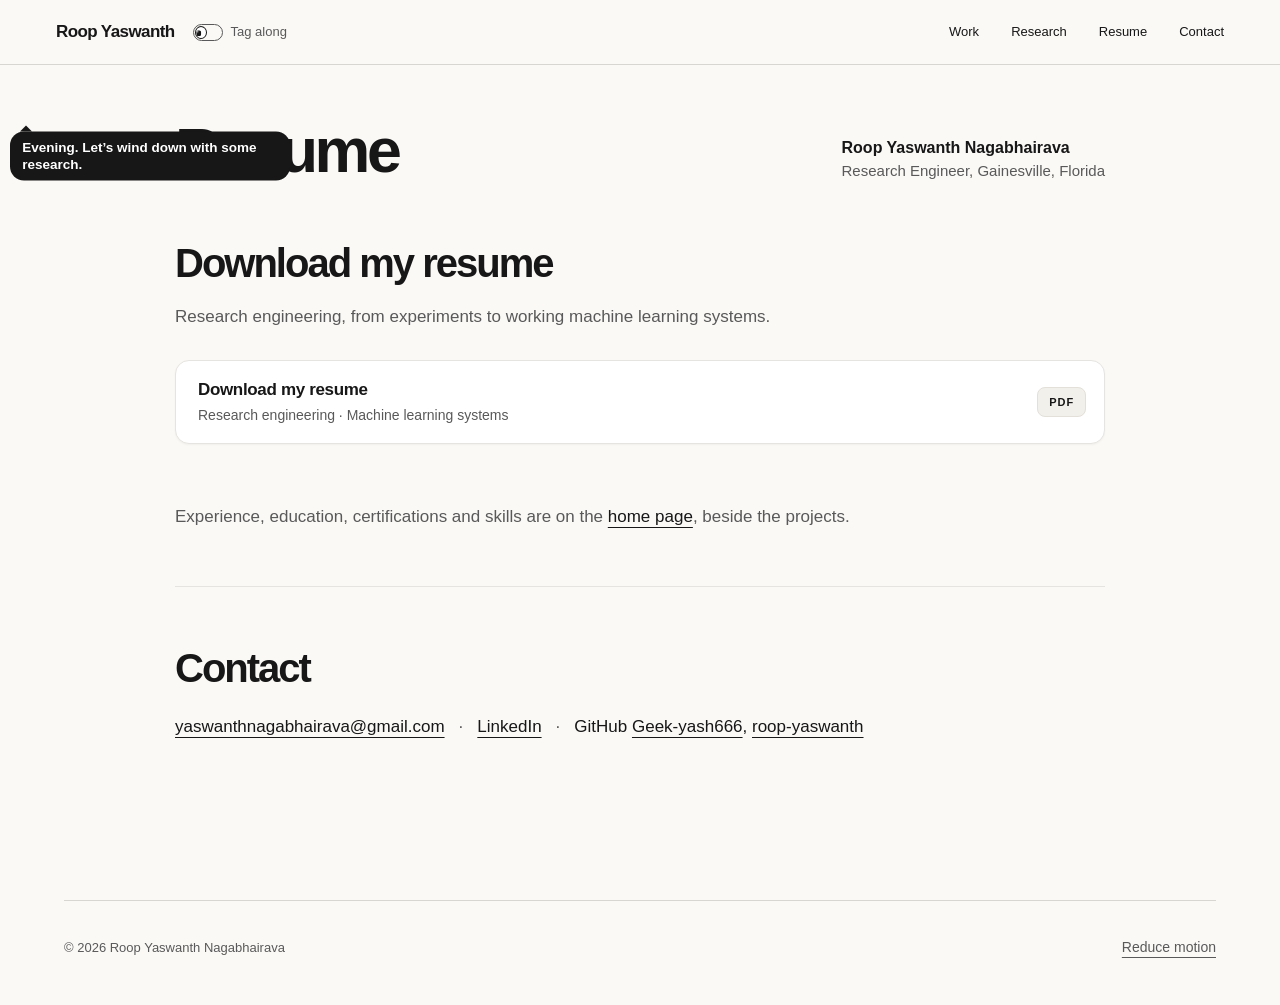
<file: resume/index.html>
<!doctype html><html lang="en"><head><meta charset="utf-8"><meta name="viewport" content="width=device-width,initial-scale=1"><meta name="color-scheme" content="light"><meta name="theme-color" content="#faf9f6"><link rel="icon" href="data:,"><title>Resume | Roop Yaswanth</title><meta name="description" content="Download Roop Yaswanth’s research engineering resume: machine learning systems, retrieval and deployment."><meta property="og:type" content="website"><meta property="og:title" content="Resume | Roop Yaswanth"><meta property="og:description" content="Download Roop Yaswanth’s research engineering resume: machine learning systems, retrieval and deployment."><link rel="canonical" href="https://roop-yaswanth.github.io/resume/"><meta property="og:url" content="https://roop-yaswanth.github.io/resume/"><meta property="og:image" content="https://roop-yaswanth.github.io/assets/social-card.jpg?v=f9ed64db02"><meta property="og:image:width" content="1200"><meta property="og:image:height" content="630"><meta property="og:image:alt" content="Roop Yaswanth Nagabhairava, research engineer at the University of Florida, with an illustrated portrait."><meta name="twitter:card" content="summary_large_image"><link rel="stylesheet" href="/assets/styles.css?v=46c344ee8e2e"><script>try{if(localStorage.getItem("roop.reduceMotion")==="true")document.documentElement.dataset.reduceMotion="true"}catch(e){}</script><script>(() => {
const root = document.documentElement;
const titles = {'/work/cinematch/': '#cinema-title', '/work/soundvector/': '#sound-title', '/work/mri/': '#mri-title'};
const every = Object.values(titles).concat('#case-title').join();
const inputs = ['pointerdown', 'wheel', 'touchstart', 'keydown'];
const reduced = () => root.dataset.reduceMotion === 'true' || matchMedia('(prefers-reduced-motion: reduce)').matches;
const path = url => new URL(url, location.href).pathname.replace(/index\.html$/, '');
const pick = url => {
if (!url) return null;
const here = path(location.href), there = path(url);
const selector = here === '/' ? titles[there] : there === '/' && titles[here] ? '#case-title' : '';
return selector ? document.querySelector(selector) : null;
};
const reset = () => document.querySelectorAll(every).forEach(el => { el.style.viewTransitionName = el.style.translate = ''; });
const name = el => { el.classList.remove('focus-armed'); el.style.viewTransitionName = 'project-title'; };
const depart = el => {
const box = el.getBoundingClientRect();
const shift = box.bottom < 0 ? -box.bottom : box.top > innerHeight ? innerHeight - box.top : 0;
if (shift) el.style.translate = `0 ${shift}px`;
name(el);
};
addEventListener('pageswap', event => {
const transition = event.viewTransition;
if (!transition) return;
if (reduced()) return transition.skipTransition();
const title = pick(event.activation?.entry?.url);
if (title) depart(title);
});
addEventListener('pagereveal', event => {
reset();
const transition = event.viewTransition;
if (!transition) return;
if (reduced()) return transition.skipTransition();
const title = pick(window.navigation?.activation?.from?.url);
if (title) name(title);
const stop = () => transition.skipTransition();
const done = () => { inputs.forEach(type => removeEventListener(type, stop, true)); reset(); };
inputs.forEach(type => addEventListener(type, stop, {capture: true, passive: true}));
transition.finished.then(done, done);
});
})();</script><script src="/assets/app.js?v=2e12b82d656b" defer></script><script src="/assets/poppy.js?v=5c2c17a42a0a" data-page="resume" data-lines="/assets/poppy-global.json?v=a5a2bb3916e7" data-page-lines="/assets/poppy-resume.json?v=b9f39153f971" defer></script><script type="application/ld+json">{"@context": "https://schema.org", "@type": "Person", "name": "Roop Yaswanth Nagabhairava", "jobTitle": "Research Engineer", "sameAs": ["https://github.com/Geek-yash666", "https://github.com/roop-yaswanth", "https://www.linkedin.com/in/roop-yaswanth-nagabhairava-875b52201/", "https://www.credly.com/users/nagabhairava-roop-yaswanth.86a6b0ae"], "url": "https://roop-yaswanth.github.io"}</script></head><body><a class="skip-link" href="#main">Skip to content</a><header class="site-header"><div class="nav-wrap"><a class="brand" href="/">Roop Yaswanth</a><button class="menu-toggle" type="button" aria-expanded="false" aria-controls="primary-nav" hidden>Menu</button><nav id="primary-nav" aria-label="Main navigation"><a href="/#work">Work</a><a href="/#research">Research</a><a href="/#resume">Resume</a><a href="/#contact">Contact</a></nav></div></header><main id="main" tabindex="-1" class="resume-page container">
<div class="resume-hero">
  <h1>Resume</h1>
  <p class="resume-intro"><strong>Roop Yaswanth Nagabhairava</strong> <span>Research Engineer, Gainesville, Florida</span></p>
</div>
<section class="resume-section resume-choose" aria-labelledby="download-title">
  <h2 id="download-title">Download my resume</h2>
  <p class="resume-lede">Research engineering, from experiments to working machine learning systems.</p>
  <div class="resume-downloads resume-downloads-primary">
    <a target="_blank" rel="noopener" href="/assets/Roop_Nagabhairava_ResearchEngineer.pdf" class="resume-download"><span class="download-copy"><strong>Download my resume</strong><span>Research engineering · Machine learning systems</span></span><span class="pdf-label">PDF<svg viewBox="0 0 12 12" aria-hidden="true"><path d="M3.5 8.5l5-5M4.5 3.5h4v4"/></svg></span></a>
  </div>
</section>
<p class="resume-elsewhere">Experience, education, certifications and skills are on the <a href="/#resume">home page</a>, beside the projects.</p>
<section class="resume-section" aria-labelledby="contact-title">
  <h2 id="contact-title">Contact</h2>
  <p class="resume-contact"><a href="mailto:yaswanthnagabhairava@gmail.com">yaswanthnagabhairava@gmail.com</a><span aria-hidden="true">·</span><a target="_blank" rel="noopener" href="https://www.linkedin.com/in/roop-yaswanth-nagabhairava-875b52201/">LinkedIn</a><span aria-hidden="true">·</span><span class="contact-github">GitHub <a target="_blank" rel="noopener" href="https://github.com/Geek-yash666">Geek-yash666</a>, <a target="_blank" rel="noopener" href="https://github.com/roop-yaswanth">roop-yaswanth</a></span></p>
</section>
</main>
<footer class="site-footer section-width"><span>© 2026 Roop Yaswanth Nagabhairava</span><button class="motion-toggle" type="button" aria-pressed="false" hidden>Reduce motion</button></footer></body></html>
</file>
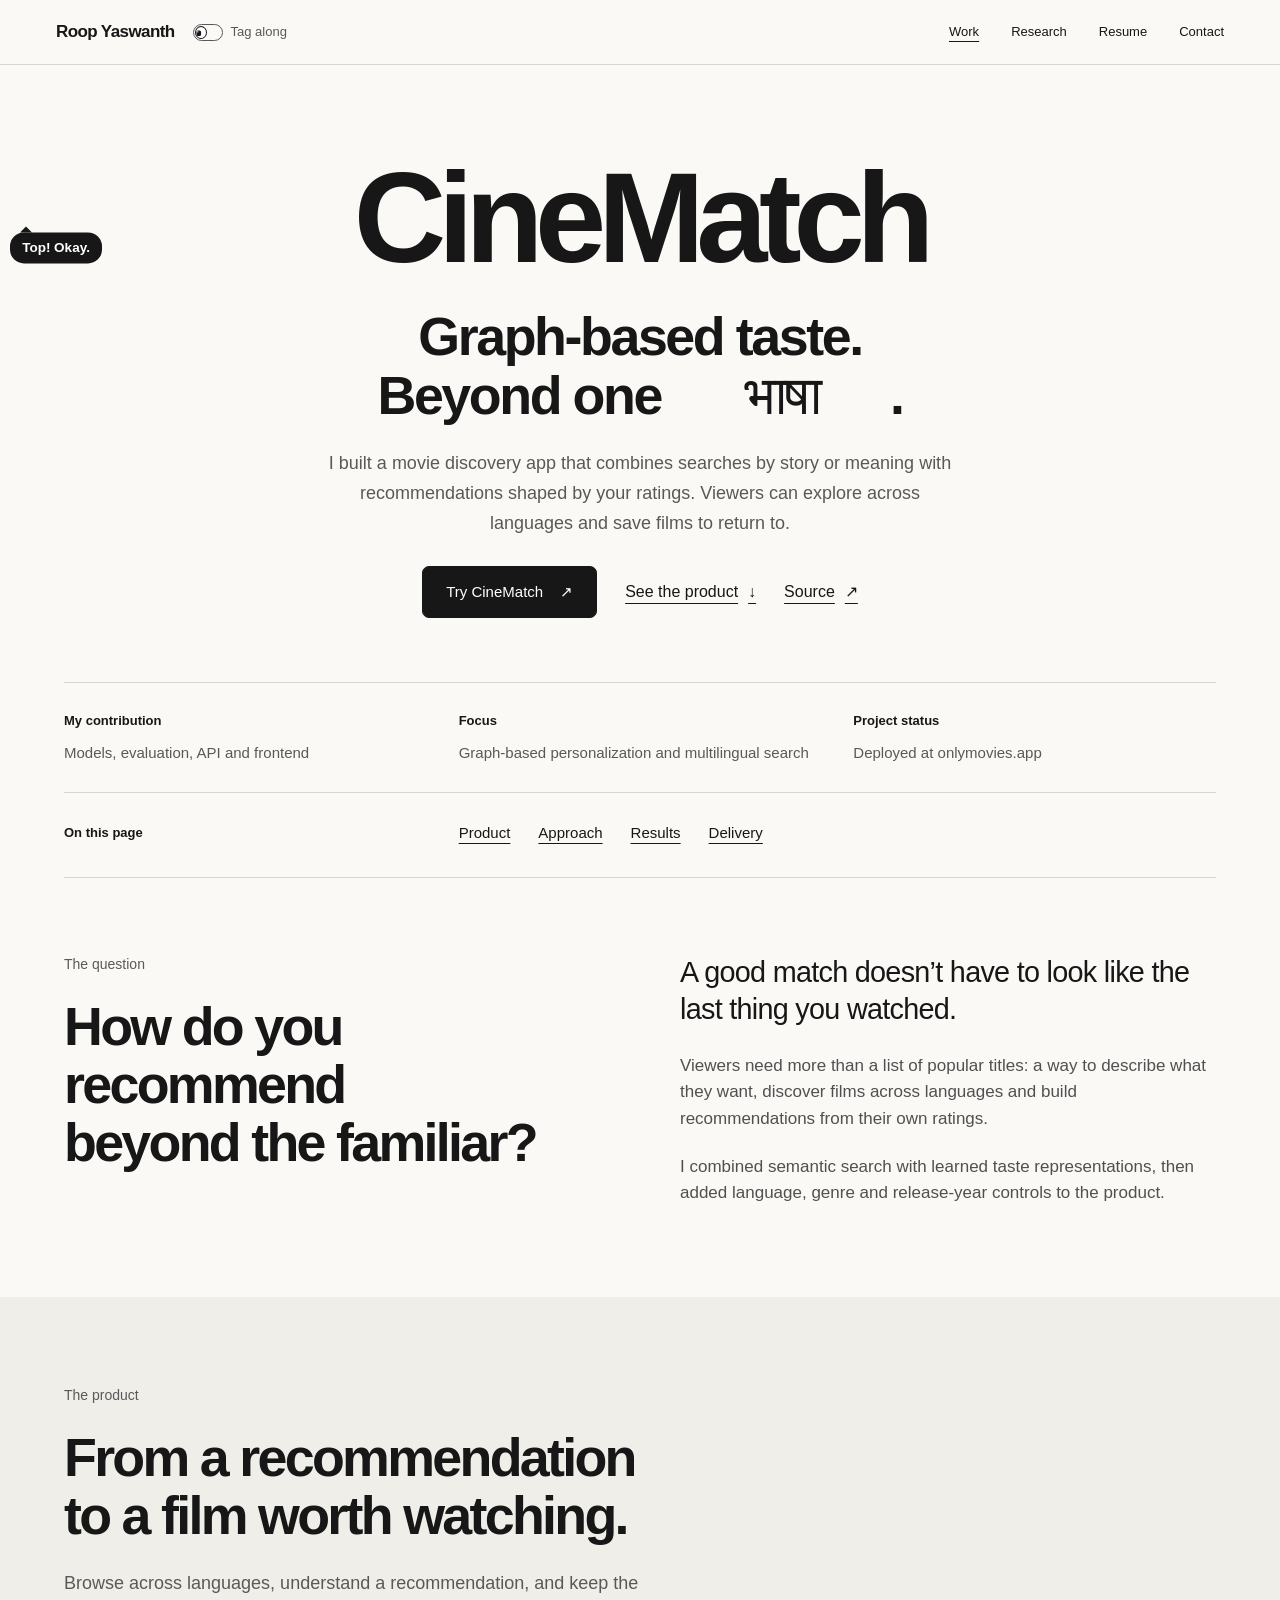
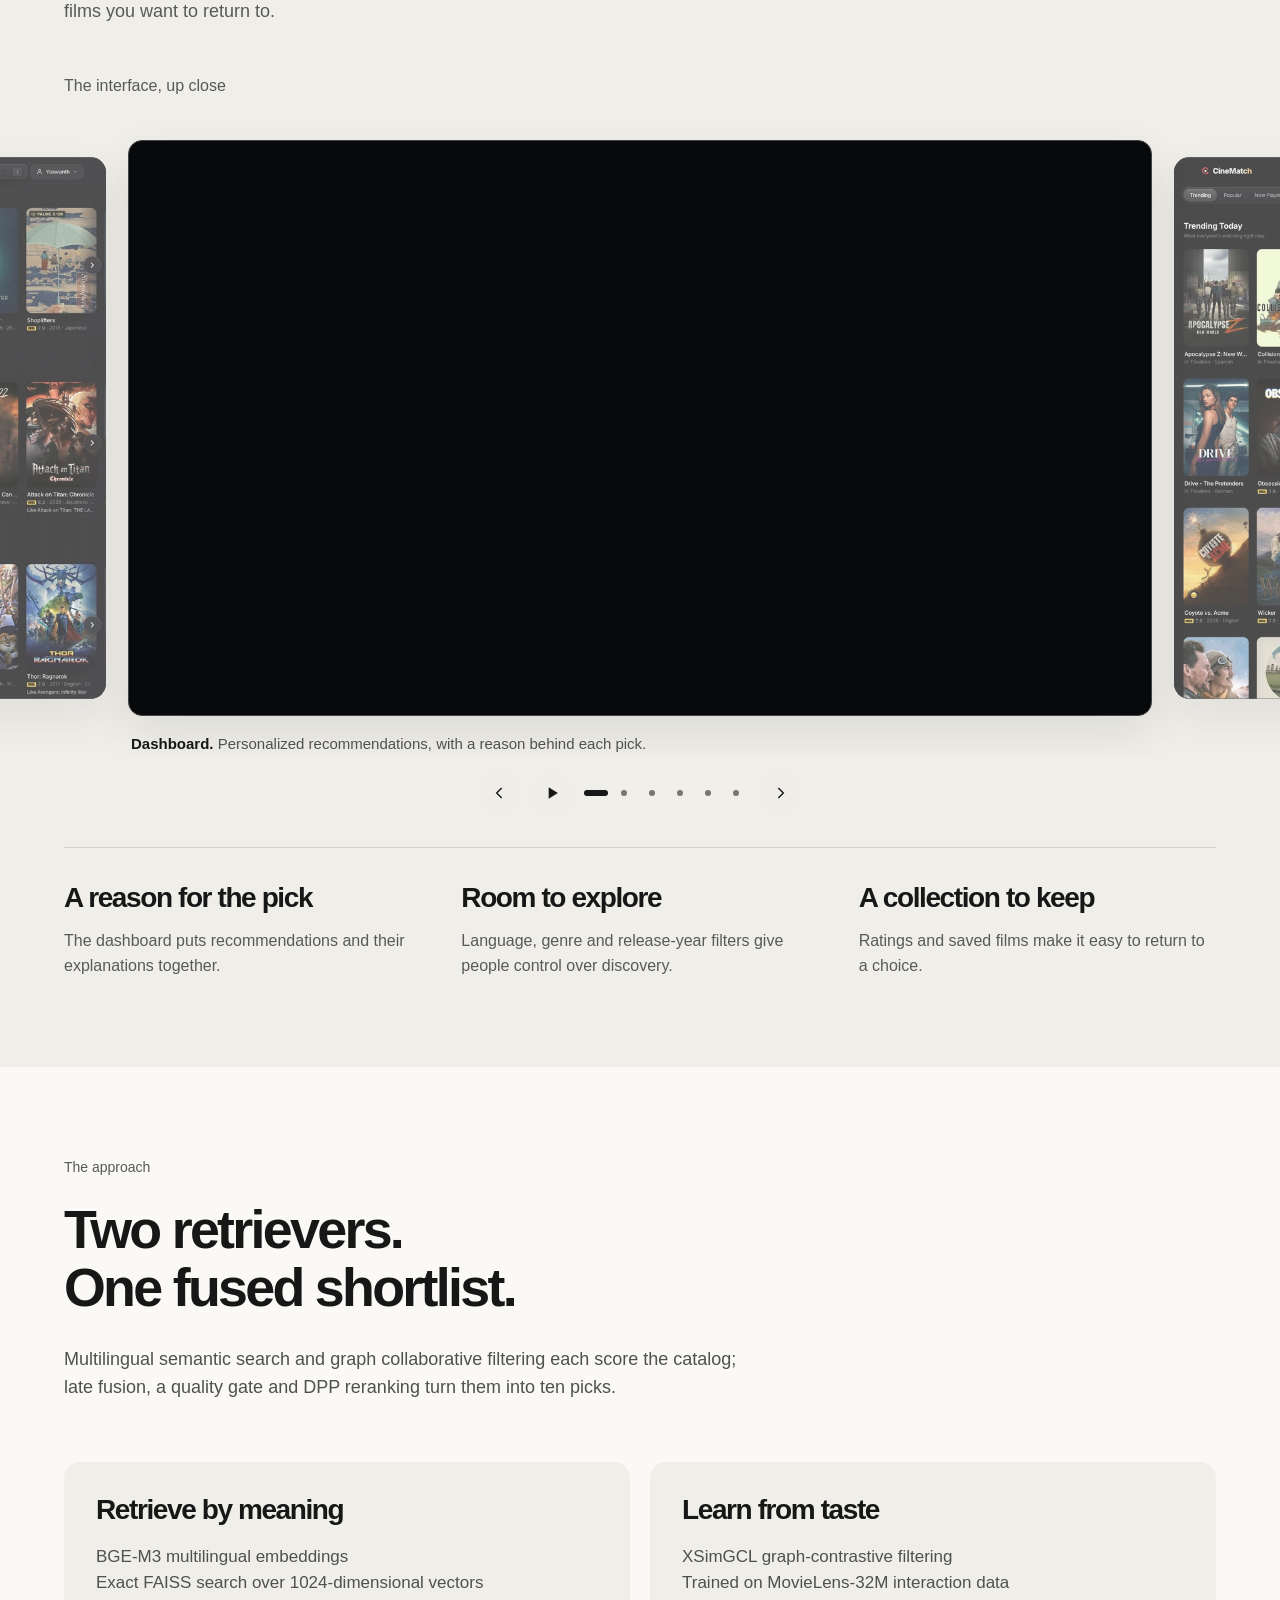
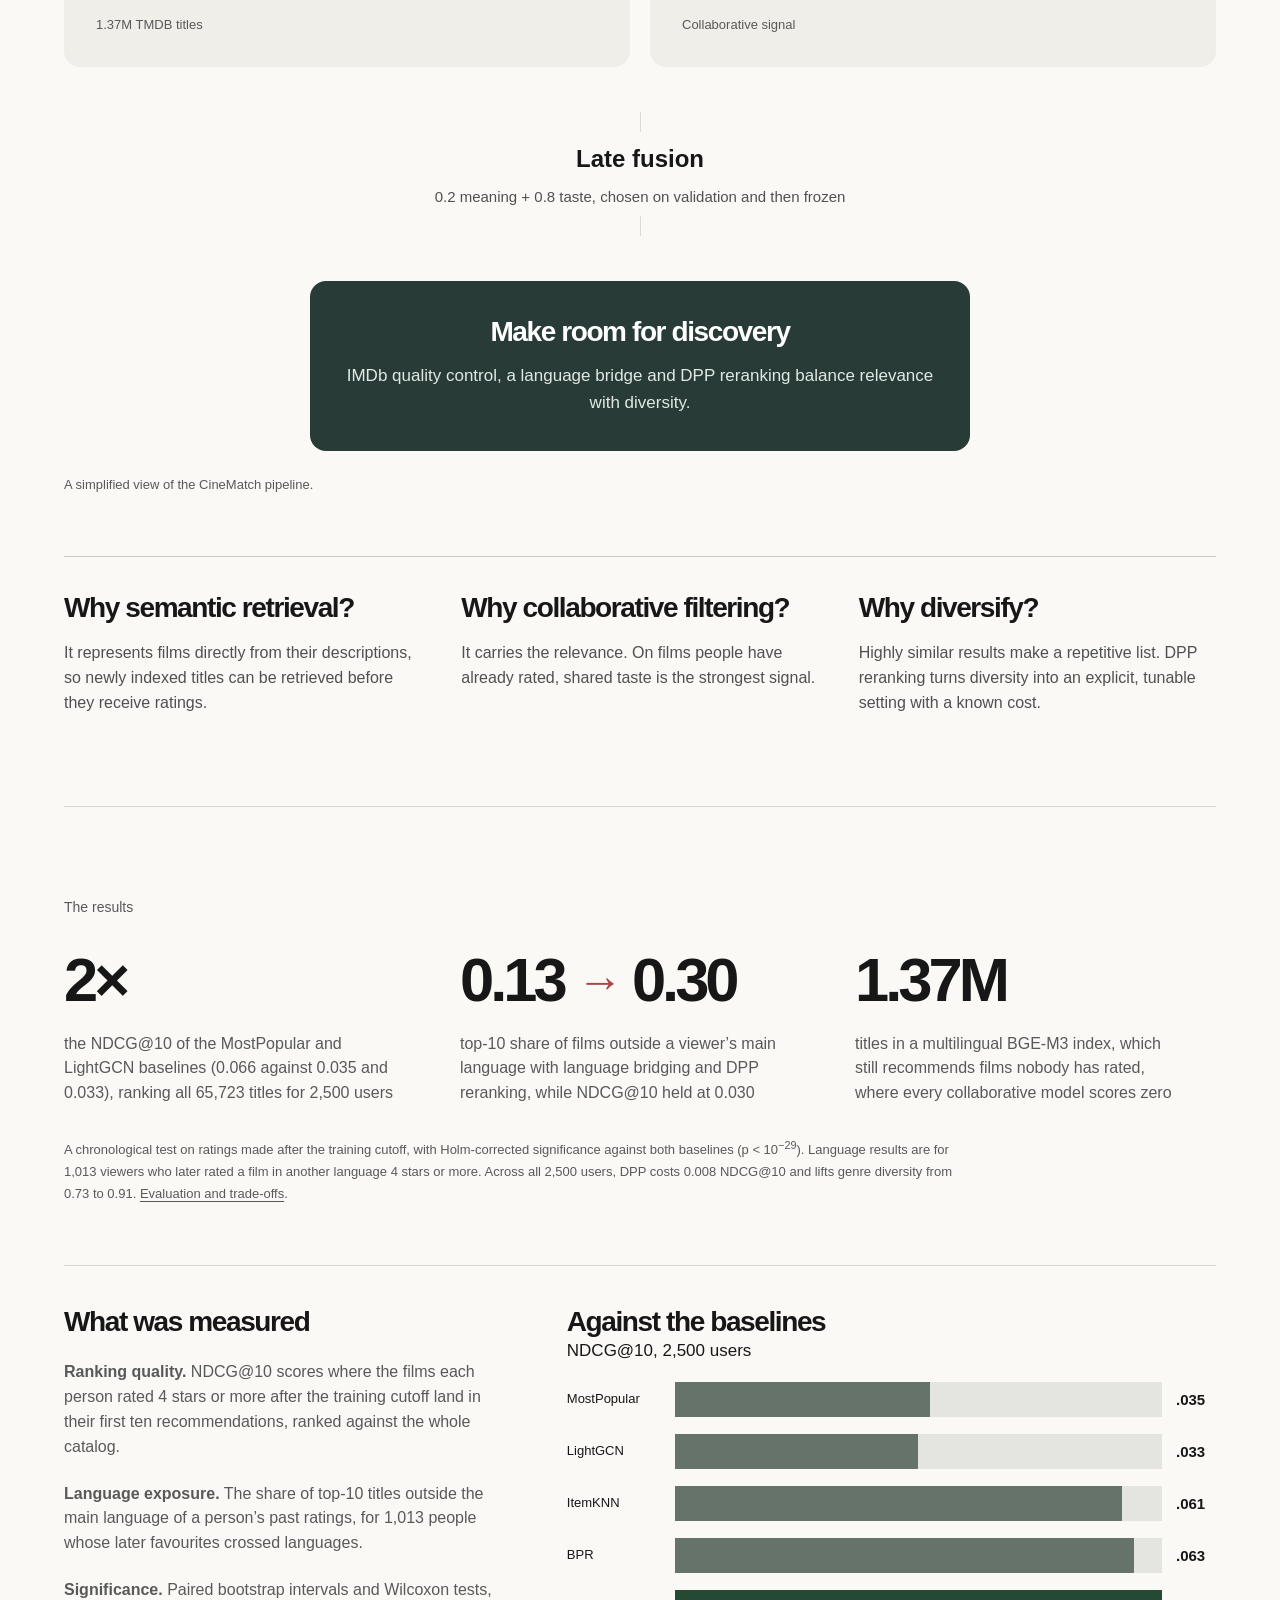
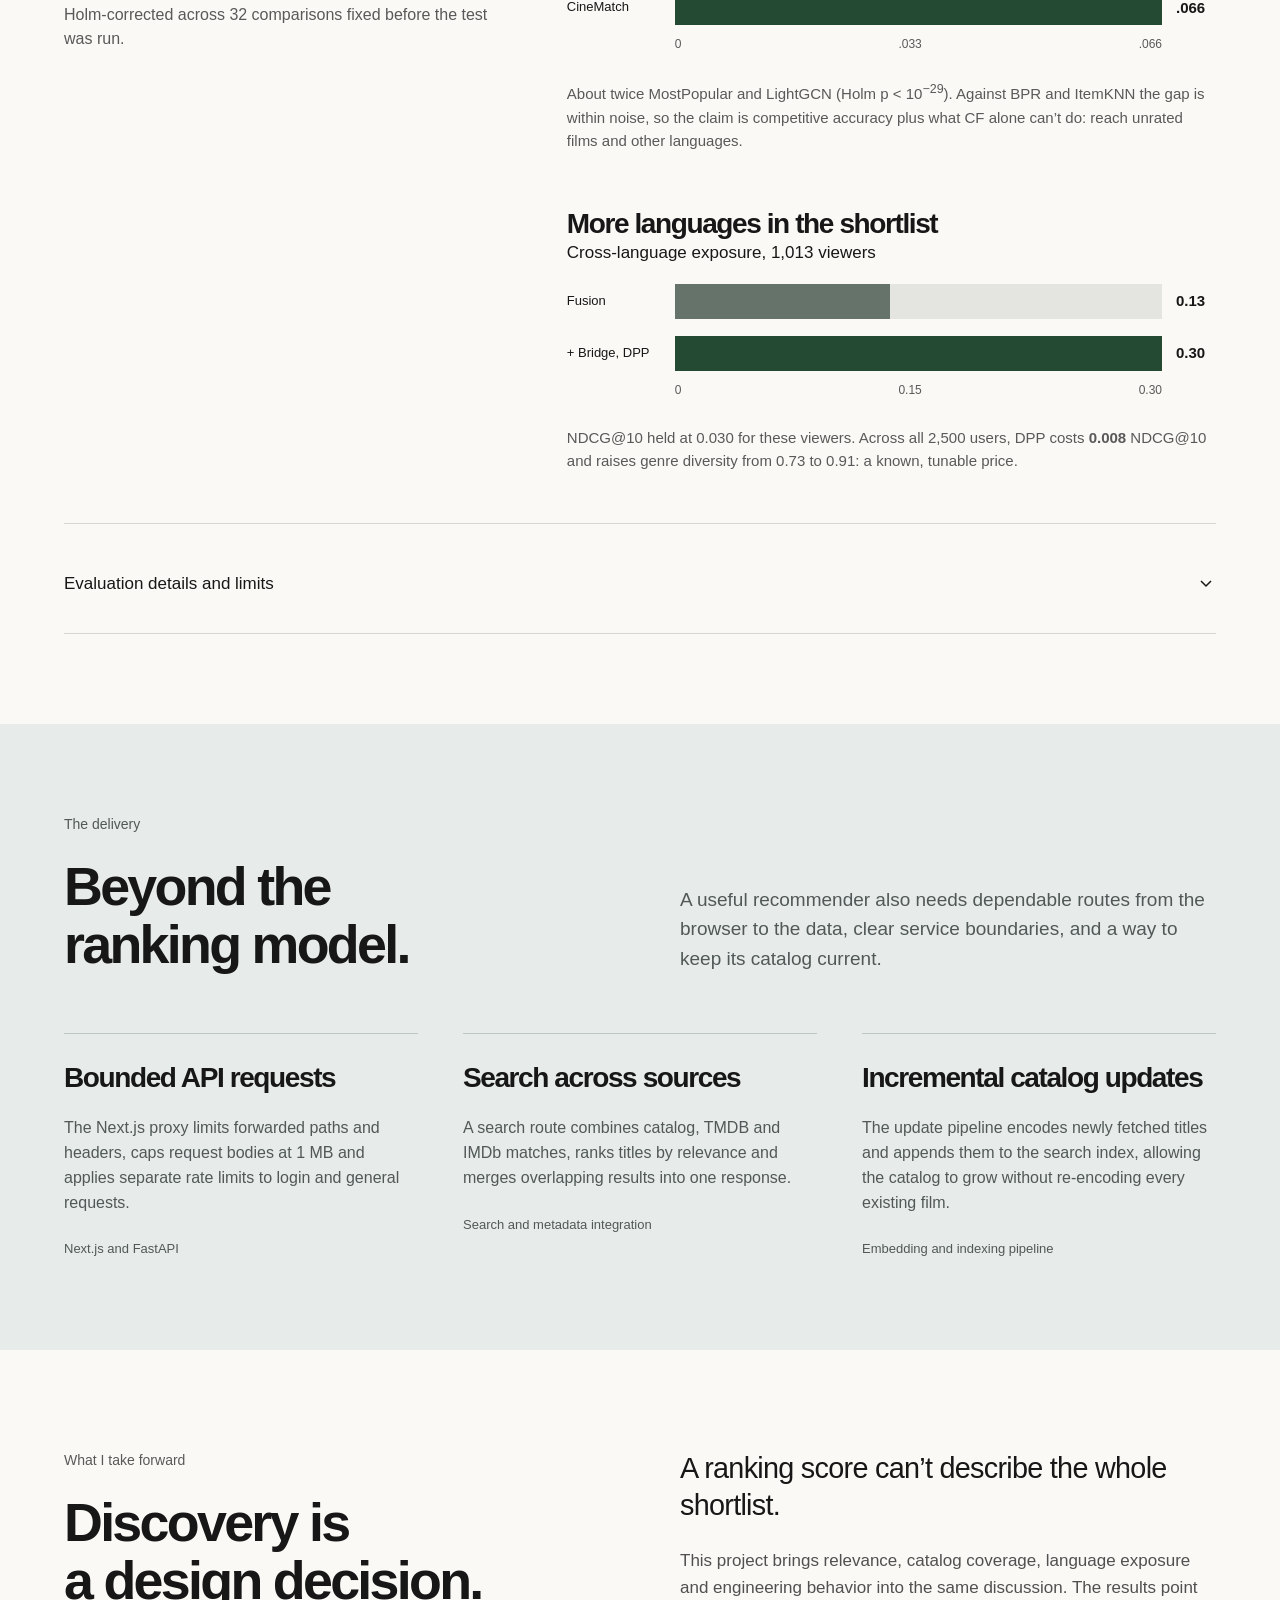
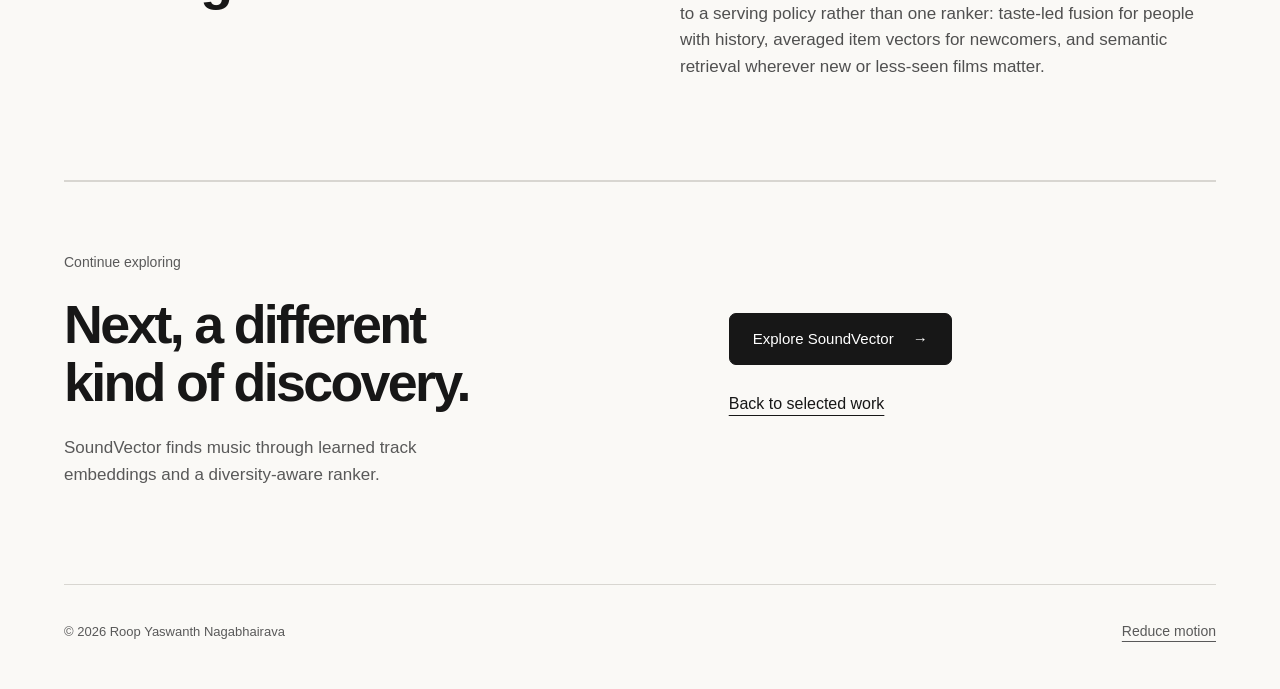
<file: work/cinematch/index.html>
<!doctype html><html lang="en"><head><meta charset="utf-8"><meta name="viewport" content="width=device-width,initial-scale=1"><meta name="color-scheme" content="light"><meta name="theme-color" content="#faf9f6"><link rel="icon" href="data:,"><title>CineMatch | Roop Yaswanth</title><meta name="description" content="Large-scale graph and multilingual retrieval across 1.37M movie titles, from learned taste representations to a deployed product."><meta property="og:type" content="website"><meta property="og:title" content="CineMatch | Roop Yaswanth"><meta property="og:description" content="Large-scale graph and multilingual retrieval across 1.37M movie titles, from learned taste representations to a deployed product."><link rel="canonical" href="https://roop-yaswanth.github.io/work/cinematch/"><meta property="og:url" content="https://roop-yaswanth.github.io/work/cinematch/"><meta property="og:image" content="https://roop-yaswanth.github.io/assets/social-card.jpg?v=f9ed64db02"><meta property="og:image:width" content="1200"><meta property="og:image:height" content="630"><meta property="og:image:alt" content="Roop Yaswanth Nagabhairava, research engineer at the University of Florida, with an illustrated portrait."><meta name="twitter:card" content="summary_large_image"><link rel="stylesheet" href="/assets/styles.css?v=46c344ee8e2e"><link rel="stylesheet" href="/assets/case.css?v=80f5841bcea1"><script>try{if(localStorage.getItem("roop.reduceMotion")==="true")document.documentElement.dataset.reduceMotion="true"}catch(e){}</script><script>(() => {
const root = document.documentElement;
const titles = {'/work/cinematch/': '#cinema-title', '/work/soundvector/': '#sound-title', '/work/mri/': '#mri-title'};
const every = Object.values(titles).concat('#case-title').join();
const inputs = ['pointerdown', 'wheel', 'touchstart', 'keydown'];
const reduced = () => root.dataset.reduceMotion === 'true' || matchMedia('(prefers-reduced-motion: reduce)').matches;
const path = url => new URL(url, location.href).pathname.replace(/index\.html$/, '');
const pick = url => {
if (!url) return null;
const here = path(location.href), there = path(url);
const selector = here === '/' ? titles[there] : there === '/' && titles[here] ? '#case-title' : '';
return selector ? document.querySelector(selector) : null;
};
const reset = () => document.querySelectorAll(every).forEach(el => { el.style.viewTransitionName = el.style.translate = ''; });
const name = el => { el.classList.remove('focus-armed'); el.style.viewTransitionName = 'project-title'; };
const depart = el => {
const box = el.getBoundingClientRect();
const shift = box.bottom < 0 ? -box.bottom : box.top > innerHeight ? innerHeight - box.top : 0;
if (shift) el.style.translate = `0 ${shift}px`;
name(el);
};
addEventListener('pageswap', event => {
const transition = event.viewTransition;
if (!transition) return;
if (reduced()) return transition.skipTransition();
const title = pick(event.activation?.entry?.url);
if (title) depart(title);
});
addEventListener('pagereveal', event => {
reset();
const transition = event.viewTransition;
if (!transition) return;
if (reduced()) return transition.skipTransition();
const title = pick(window.navigation?.activation?.from?.url);
if (title) name(title);
const stop = () => transition.skipTransition();
const done = () => { inputs.forEach(type => removeEventListener(type, stop, true)); reset(); };
inputs.forEach(type => addEventListener(type, stop, {capture: true, passive: true}));
transition.finished.then(done, done);
});
})();</script><link rel="expect" href="#case-title" blocking="render"><script src="/assets/app.js?v=2e12b82d656b" defer></script><script src="/assets/poppy.js?v=5c2c17a42a0a" data-page="cinematch" data-lines="/assets/poppy-global.json?v=a5a2bb3916e7" data-page-lines="/assets/poppy-cinematch.json?v=ba6c742c8b52" defer></script><script type="application/ld+json">{"@context": "https://schema.org", "@type": "Person", "name": "Roop Yaswanth Nagabhairava", "jobTitle": "Research Engineer", "sameAs": ["https://github.com/Geek-yash666", "https://github.com/roop-yaswanth", "https://www.linkedin.com/in/roop-yaswanth-nagabhairava-875b52201/", "https://www.credly.com/users/nagabhairava-roop-yaswanth.86a6b0ae"], "url": "https://roop-yaswanth.github.io"}</script></head><body><a class="skip-link" href="#main">Skip to content</a><header class="site-header"><div class="nav-wrap"><a class="brand" href="/">Roop Yaswanth</a><button class="menu-toggle" type="button" aria-expanded="false" aria-controls="primary-nav" hidden>Menu</button><nav id="primary-nav" aria-label="Main navigation"><a href="/#work" aria-current="location">Work</a><a href="/#research">Research</a><a href="/#resume">Resume</a><a href="/#contact">Contact</a></nav></div></header><main id="main" tabindex="-1" class="case-page">

<section class="case-opening container" id="overview" tabindex="-1" aria-labelledby="case-title">
  <h1 id="case-title">CineMatch</h1>
  <p class="case-opening-deck">Graph-based taste.<br>Beyond one <span class="polyglot">language</span>.</p>
  <p class="case-opening-intro">I built a movie discovery app that combines searches by story or meaning with recommendations shaped by your ratings. Viewers can explore across languages and save films to return to.</p>
  <div class="project-actions"><a target="_blank" rel="noopener" class="button button-blue" href="https://onlymovies.app">Try CineMatch <span aria-hidden="true">↗</span></a><a class="inline-link" href="#product">See the product <span aria-hidden="true">↓</span></a><a target="_blank" rel="noopener" class="inline-link" href="https://github.com/roop-yaswanth/CineMatch">Source <span aria-hidden="true">↗</span></a></div>
  <dl class="case-meta"><div><dt>My contribution</dt><dd>Models, evaluation, API and frontend</dd></div><div><dt>Focus</dt><dd>Graph-based personalization and multilingual search</dd></div><div><dt>Project status</dt><dd>Deployed at onlymovies.app</dd></div></dl><nav class="case-contents" aria-label="On this page"><p class="case-contents-title">On this page</p><ol><li><a href="#overview" aria-current="location">Overview</a></li><li><a href="#product">Product</a></li><li><a href="#system">Approach</a></li><li><a href="#evaluation">Results</a></li><li><a href="#engineering">Delivery</a></li></ol></nav>
</section>
<section class="case-section container case-question" id="problem" tabindex="-1"><div class="case-section-title"><p class="chapter-label">The question</p><h2>How do you recommend<br>beyond the familiar?</h2></div><div class="case-prose"><p class="large-copy">A good match doesn’t have to look like the last thing you watched.</p><p>Viewers need more than a list of popular titles: a way to describe what they want, discover films across languages and build recommendations from their own ratings.</p><p>I combined semantic search with learned taste representations, then added language, genre and release-year controls to the product.</p></div></section>
<section class="case-product" id="product" tabindex="-1" aria-labelledby="product-title"><div class="container chapter-intro"><p class="chapter-label">The product</p><h2 id="product-title">From a recommendation<br>to a film worth watching.</h2><p>Browse across languages, understand a recommendation, and keep the films you want to return to.</p></div>
<section class="product-showcase" aria-labelledby="cinematch-showcase-title"><h3 id="cinematch-showcase-title">The interface, up close</h3><div class="product-gallery" data-gallery style="--gallery-ratio:3840 / 2160"><div class="gallery-panels"><figure id="cinematch-dashboard" class="gallery-panel"><div class="gallery-image"><img src="/assets/cinematch-dashboard-1536.webp?v=a03528c064" srcset="/assets/cinematch-dashboard-768.webp?v=a03528c064 768w, /assets/cinematch-dashboard-1536.webp?v=a03528c064 1536w, /assets/cinematch-dashboard-2560.webp?v=a03528c064 2560w, /assets/cinematch-dashboard-3840.webp?v=a03528c064 3840w" sizes="(max-width: 760px) calc(100vw - 40px), (max-width: 1360px) calc(100vw - 112px), 1248px" alt="CineMatch dashboard screen. Personalized recommendations, with a reason behind each pick." width="1536" height="864" loading="lazy" decoding="async"></div><figcaption><span><strong>Dashboard.</strong> Personalized recommendations, with a reason behind each pick.</span></figcaption></figure><figure id="cinematch-explore" class="gallery-panel"><div class="gallery-image"><img src="/assets/cinematch-explore-1536.webp?v=680ecccde3" srcset="/assets/cinematch-explore-768.webp?v=680ecccde3 768w, /assets/cinematch-explore-1536.webp?v=680ecccde3 1536w, /assets/cinematch-explore-2560.webp?v=680ecccde3 2560w, /assets/cinematch-explore-3840.webp?v=680ecccde3 3840w" sizes="(max-width: 760px) calc(100vw - 40px), (max-width: 1360px) calc(100vw - 112px), 1248px" alt="CineMatch explore screen. Trending, popular, now playing and upcoming, filtered by language, genre and release year." width="1536" height="864" loading="lazy" decoding="async"></div><figcaption><span><strong>Explore.</strong> Trending, popular, now playing and upcoming, filtered by language, genre and release year.</span></figcaption></figure><figure id="cinematch-library" class="gallery-panel"><div class="gallery-image"><img src="/assets/cinematch-library-1536.webp?v=b1412bb9d1" srcset="/assets/cinematch-library-768.webp?v=b1412bb9d1 768w, /assets/cinematch-library-1536.webp?v=b1412bb9d1 1536w, /assets/cinematch-library-2560.webp?v=b1412bb9d1 2560w, /assets/cinematch-library-3840.webp?v=b1412bb9d1 3840w" sizes="(max-width: 760px) calc(100vw - 40px), (max-width: 1360px) calc(100vw - 112px), 1248px" alt="CineMatch library screen. The films you love, filtered by genre and language." width="1536" height="864" loading="lazy" decoding="async"></div><figcaption><span><strong>Library.</strong> The films you love, filtered by genre and language.</span></figcaption></figure><figure id="cinematch-film" class="gallery-panel"><div class="gallery-image"><img src="/assets/cinematch-film-1536.webp?v=ec5bf0d364" srcset="/assets/cinematch-film-768.webp?v=ec5bf0d364 768w, /assets/cinematch-film-1536.webp?v=ec5bf0d364 1536w, /assets/cinematch-film-2560.webp?v=ec5bf0d364 2560w, /assets/cinematch-film-3840.webp?v=ec5bf0d364 3840w" sizes="(max-width: 760px) calc(100vw - 40px), (max-width: 1360px) calc(100vw - 112px), 1248px" alt="CineMatch film details screen. Film information, ratings and streaming providers in one view." width="1536" height="864" loading="lazy" decoding="async"></div><figcaption><span><strong>Film details.</strong> Film information, ratings and streaming providers in one view.</span></figcaption></figure><figure id="cinematch-related" class="gallery-panel"><div class="gallery-image"><img src="/assets/cinematch-related-1536.webp?v=9665b8b1e0" srcset="/assets/cinematch-related-768.webp?v=9665b8b1e0 768w, /assets/cinematch-related-1536.webp?v=9665b8b1e0 1536w, /assets/cinematch-related-2560.webp?v=9665b8b1e0 2560w, /assets/cinematch-related-3840.webp?v=9665b8b1e0 3840w" sizes="(max-width: 760px) calc(100vw - 40px), (max-width: 1360px) calc(100vw - 112px), 1248px" alt="CineMatch related films screen. Cast, the rest of the series in order, and more like this." width="1536" height="864" loading="lazy" decoding="async"></div><figcaption><span><strong>Related films.</strong> Cast, the rest of the series in order, and more like this.</span></figcaption></figure><figure id="cinematch-languages" class="gallery-panel"><div class="gallery-image"><img src="/assets/cinematch-languages-1536.webp?v=487c3ee7f5" srcset="/assets/cinematch-languages-768.webp?v=487c3ee7f5 768w, /assets/cinematch-languages-1536.webp?v=487c3ee7f5 1536w, /assets/cinematch-languages-2560.webp?v=487c3ee7f5 2560w, /assets/cinematch-languages-3840.webp?v=487c3ee7f5 3840w" sizes="(max-width: 760px) calc(100vw - 40px), (max-width: 1360px) calc(100vw - 112px), 1248px" alt="CineMatch discovery screen. Award winners alongside collections built from your languages and profile." width="1536" height="864" loading="lazy" decoding="async"></div><figcaption><span><strong>Discovery.</strong> Award winners alongside collections built from your languages and profile.</span></figcaption></figure></div><div class="gallery-controls"><button class="gallery-prev" type="button" aria-label="Previous screen" hidden><svg viewBox="0 0 24 24" aria-hidden="true"><path d="m14 6-6 6 6 6"/></svg></button><button class="gallery-play" type="button" aria-label="Play slideshow" title="Play slideshow" hidden><svg viewBox="0 0 24 24" aria-hidden="true"><path class="play-symbol" d="m8 5 11 7-11 7z"/><path class="pause-symbol" d="M7 5h4v14H7zM14 5h4v14h-4z"/></svg></button><nav class="gallery-nav" aria-label="CineMatch screens"><a id="view-cinematch-dashboard" href="#cinematch-dashboard" data-gallery-target="cinematch-dashboard" aria-label="Dashboard" title="Dashboard"><span class="gallery-dot" aria-hidden="true"></span><span class="gallery-tab-label">Dashboard</span></a><a id="view-cinematch-explore" href="#cinematch-explore" data-gallery-target="cinematch-explore" aria-label="Explore" title="Explore"><span class="gallery-dot" aria-hidden="true"></span><span class="gallery-tab-label">Explore</span></a><a id="view-cinematch-library" href="#cinematch-library" data-gallery-target="cinematch-library" aria-label="Library" title="Library"><span class="gallery-dot" aria-hidden="true"></span><span class="gallery-tab-label">Library</span></a><a id="view-cinematch-film" href="#cinematch-film" data-gallery-target="cinematch-film" aria-label="Film details" title="Film details"><span class="gallery-dot" aria-hidden="true"></span><span class="gallery-tab-label">Film details</span></a><a id="view-cinematch-related" href="#cinematch-related" data-gallery-target="cinematch-related" aria-label="Related films" title="Related films"><span class="gallery-dot" aria-hidden="true"></span><span class="gallery-tab-label">Related films</span></a><a id="view-cinematch-languages" href="#cinematch-languages" data-gallery-target="cinematch-languages" aria-label="Discovery" title="Discovery"><span class="gallery-dot" aria-hidden="true"></span><span class="gallery-tab-label">Discovery</span></a></nav><button class="gallery-next" type="button" aria-label="Next screen" hidden><svg viewBox="0 0 24 24" aria-hidden="true"><path d="m10 6 6 6-6 6"/></svg></button></div></div></section>
<div class="container product-principles"><div><h3>A reason for the pick</h3><p>The dashboard puts recommendations and their explanations together.</p></div><div><h3>Room to explore</h3><p>Language, genre and release-year filters give people control over discovery.</p></div><div><h3>A collection to keep</h3><p>Ratings and saved films make it easy to return to a choice.</p></div></div></section>
<section class="system-section" id="system" tabindex="-1"><div class="container"><p class="chapter-label">The approach</p><h2>Two retrievers.<br>One fused shortlist.</h2><p class="section-description system-lead">Multilingual semantic search and graph collaborative filtering each score the catalog; late fusion, a quality gate and DPP reranking turn them into ten picks.</p><div class="architecture-flow"><div class="flow-source"><h3>Retrieve by meaning</h3><p>BGE-M3 multilingual embeddings<br>Exact FAISS search over 1024-dimensional vectors</p><span class="flow-tag">1.37M TMDB titles</span></div><div class="flow-source"><h3>Learn from taste</h3><p>XSimGCL graph-contrastive filtering<br>Trained on MovieLens-32M interaction data</p><span class="flow-tag">Collaborative signal</span></div><div class="flow-merge"><strong>Late fusion</strong><span><span class="flow-weight">0.2</span> meaning + <span class="flow-weight">0.8</span> taste, chosen on validation and then frozen</span></div><div class="flow-result"><h3>Make room for discovery</h3><p>IMDb quality control, a language bridge and DPP reranking balance relevance with diversity.</p></div></div><p class="caption">A simplified view of the CineMatch pipeline.</p><div class="decisions-grid"><div><h3>Why semantic retrieval?</h3><p>It represents films directly from their descriptions, so newly indexed titles can be retrieved before they receive ratings.</p></div><div><h3>Why collaborative filtering?</h3><p>It carries the relevance. On films people have already rated, shared taste is the strongest signal.</p></div><div><h3>Why diversify?</h3><p>Highly similar results make a repetitive list. DPP reranking turns diversity into an explicit, tunable setting with a known cost.</p></div></div></div></section>
<section class="evaluation-section container" id="evaluation" tabindex="-1"><p class="chapter-label">The results</p><h2 class="visually-hidden">Results</h2><div class="project-highlights section-width" role="group" aria-label="CineMatch highlights"><dl><div><dt>2×</dt><dd>the NDCG@10 of the MostPopular and LightGCN baselines (0.066 against 0.035 and 0.033), ranking all 65,723 titles for 2,500 users</dd></div><div><dt>0.13 <span class="metric-arrow" aria-hidden="true">→</span><span class="visually-hidden"> to </span> 0.30</dt><dd>top-10 share of films outside a viewer’s main language with language bridging and DPP reranking, while NDCG@10 held at 0.030</dd></div><div><dt>1.37M</dt><dd>titles in a multilingual BGE-M3 index, which still recommends films nobody has rated, where every collaborative model scores zero</dd></div></dl><p class="metric-note">A chronological test on ratings made after the training cutoff, with Holm-corrected significance against both baselines (p&nbsp;&lt;&nbsp;10<sup>−29</sup>). Language results are for 1,013 viewers who later rated a film in another language 4 stars or more. Across all 2,500 users, DPP costs 0.008 NDCG@10 and lifts genre diversity from 0.73 to 0.91. <a href="#methodology">Evaluation and trade-offs</a>.</p></div><div class="result-panel"><div class="evaluation-context"><h3>What was measured</h3><p><strong>Ranking quality.</strong> NDCG@10 scores where the films each person rated 4 stars or more after the training cutoff land in their first ten recommendations, ranked against the whole catalog.</p><p><strong>Language exposure.</strong> The share of top-10 titles outside the main language of a person’s past ratings, for 1,013 people whose later favourites crossed languages.</p><p><strong>Significance.</strong> Paired bootstrap intervals and Wilcoxon tests, Holm-corrected across 32 comparisons fixed before the test was run.</p></div><div class="tradeoff-chart"><div class="chart-heading"><h3>Against the baselines</h3><span>NDCG@10, 2,500 users</span></div><div class="bar-row"><span>MostPopular</span><div class="bar-track"><div class="bar bar-before" style="width:52.3%"></div></div><strong>.035</strong></div><div class="bar-row"><span>LightGCN</span><div class="bar-track"><div class="bar bar-before" style="width:50%"></div></div><strong>.033</strong></div><div class="bar-row"><span>ItemKNN</span><div class="bar-track"><div class="bar bar-before" style="width:91.7%"></div></div><strong>.061</strong></div><div class="bar-row"><span>BPR</span><div class="bar-track"><div class="bar bar-before" style="width:94.3%"></div></div><strong>.063</strong></div><div class="bar-row"><span>CineMatch</span><div class="bar-track"><div class="bar bar-after"></div></div><strong>.066</strong></div><div class="chart-scale" aria-hidden="true"><span>0</span><span>.033</span><span>.066</span></div><p class="chart-note">About twice MostPopular and LightGCN (Holm&nbsp;p&nbsp;&lt;&nbsp;10<sup>−29</sup>). Against BPR and ItemKNN the gap is within noise, so the claim is competitive accuracy plus what CF alone can’t do: reach unrated films and other languages.</p><div class="chart-heading chart-second"><h3>More languages in the shortlist</h3><span>Cross-language exposure, 1,013 viewers</span></div><div class="bar-row"><span>Fusion</span><div class="bar-track"><div class="bar bar-before"></div></div><strong>0.13</strong></div><div class="bar-row"><span>+ Bridge, DPP</span><div class="bar-track"><div class="bar bar-after"></div></div><strong>0.30</strong></div><div class="chart-scale" aria-hidden="true"><span>0</span><span>0.15</span><span>0.30</span></div><p class="chart-note">NDCG@10 held at 0.030 for these viewers. Across all 2,500 users, DPP costs <strong>0.008</strong> NDCG@10 and raises genre diversity from 0.73 to 0.91: a known, tunable price.</p></div></div><details class="methodology" id="methodology"><summary>Evaluation details and limits <svg viewBox="0 0 20 20" aria-hidden="true"><path d="m5 7 5 5 5-5"/></svg></summary><div><p>A global chronological split: models train on every rating up to 5 November 2020, and test users are drawn from the 3.2 million ratings that came after. Each recommendation is ranked against all 65,723 titles in the frozen catalog. Comparisons use per-user paired bootstrap 95% intervals and Wilcoxon tests, with Holm correction across 32 prespecified tests.</p><ul><li>Frozen fusion reached NDCG@10 of 0.0664 on 19,419 future positive ratings. Against MostPopular it rose by 0.032 and against LightGCN by 0.033. Against BPR (+0.004) and ItemKNN the differences are not significant after correction, and the fusion ties its own XSimGCL component: on films people have already rated, the graph model carries the relevance.</li><li>Semantic retrieval’s top-10 lists cover 30% of the catalog, against 8.7% for the fusion: 3.4× more.</li><li>On films first rated after the cutoff, every collaborative model scores exactly zero. Semantic retrieval with Rocchio feedback still finds them, at an NDCG@10 of 0.0073 across 10,807 targets: weak in absolute terms, but out of reach for the graph models.</li><li>The cross-language comparison runs from frozen fusion (13.45%) to language bridging with DPP reranking (30.09%), so it combines both steps.</li><li>For 1,000 people who arrived after the cutoff, averaging the BPR vectors of the few films they had rated was the strongest few-shot recommender.</li><li>The semantic index’s 1.37M-title serving catalog is separate from the 65,723-title evaluation catalog.</li></ul></div></details></section>
<section class="engineering-section" id="engineering" tabindex="-1"><div class="container"><div class="research-intro"><div><p class="chapter-label">The delivery</p><h2>Beyond the<br>ranking model.</h2></div><p class="section-description">A useful recommender also needs dependable routes from the browser to the data, clear service boundaries, and a way to keep its catalog current.</p></div><div class="engineering-grid"><article><h3>Bounded API requests</h3><p>The Next.js proxy limits forwarded paths and headers, caps request bodies at 1 MB and applies separate rate limits to login and general requests.</p><span class="small-label">Next.js and FastAPI</span></article><article><h3>Search across sources</h3><p>A search route combines catalog, TMDB and IMDb matches, ranks titles by relevance and merges overlapping results into one response.</p><span class="small-label">Search and metadata integration</span></article><article><h3>Incremental catalog updates</h3><p>The update pipeline encodes newly fetched titles and appends them to the search index, allowing the catalog to grow without re-encoding every existing film.</p><span class="small-label">Embedding and indexing pipeline</span></article></div></div></section>
<section class="case-section container case-reflection"><div class="case-section-title"><p class="chapter-label">What I take forward</p><h2>Discovery is<br>a design decision.</h2></div><div class="case-prose"><p class="large-copy">A ranking score can’t describe the whole shortlist.</p><p>This project brings relevance, catalog coverage, language exposure and engineering behavior into the same discussion. The results point to a serving policy rather than one ranker: taste-led fusion for people with history, averaged item vectors for newcomers, and semantic retrieval wherever new or less-seen films matter.</p></div></section>
<section class="case-next container"><div><p class="chapter-label">Continue exploring</p><h2>Next, a different<br>kind of discovery.</h2><p>SoundVector finds music through learned track embeddings and a diversity-aware ranker.</p></div><div class="case-next-actions"><a class="button button-dark" href="/work/soundvector/">Explore SoundVector <span aria-hidden="true">→</span></a><a class="text-link" href="/#work">Back to selected work</a></div></section></main>
<footer class="site-footer section-width"><span>© 2026 Roop Yaswanth Nagabhairava</span><button class="motion-toggle" type="button" aria-pressed="false" hidden>Reduce motion</button></footer></body></html>
</file>
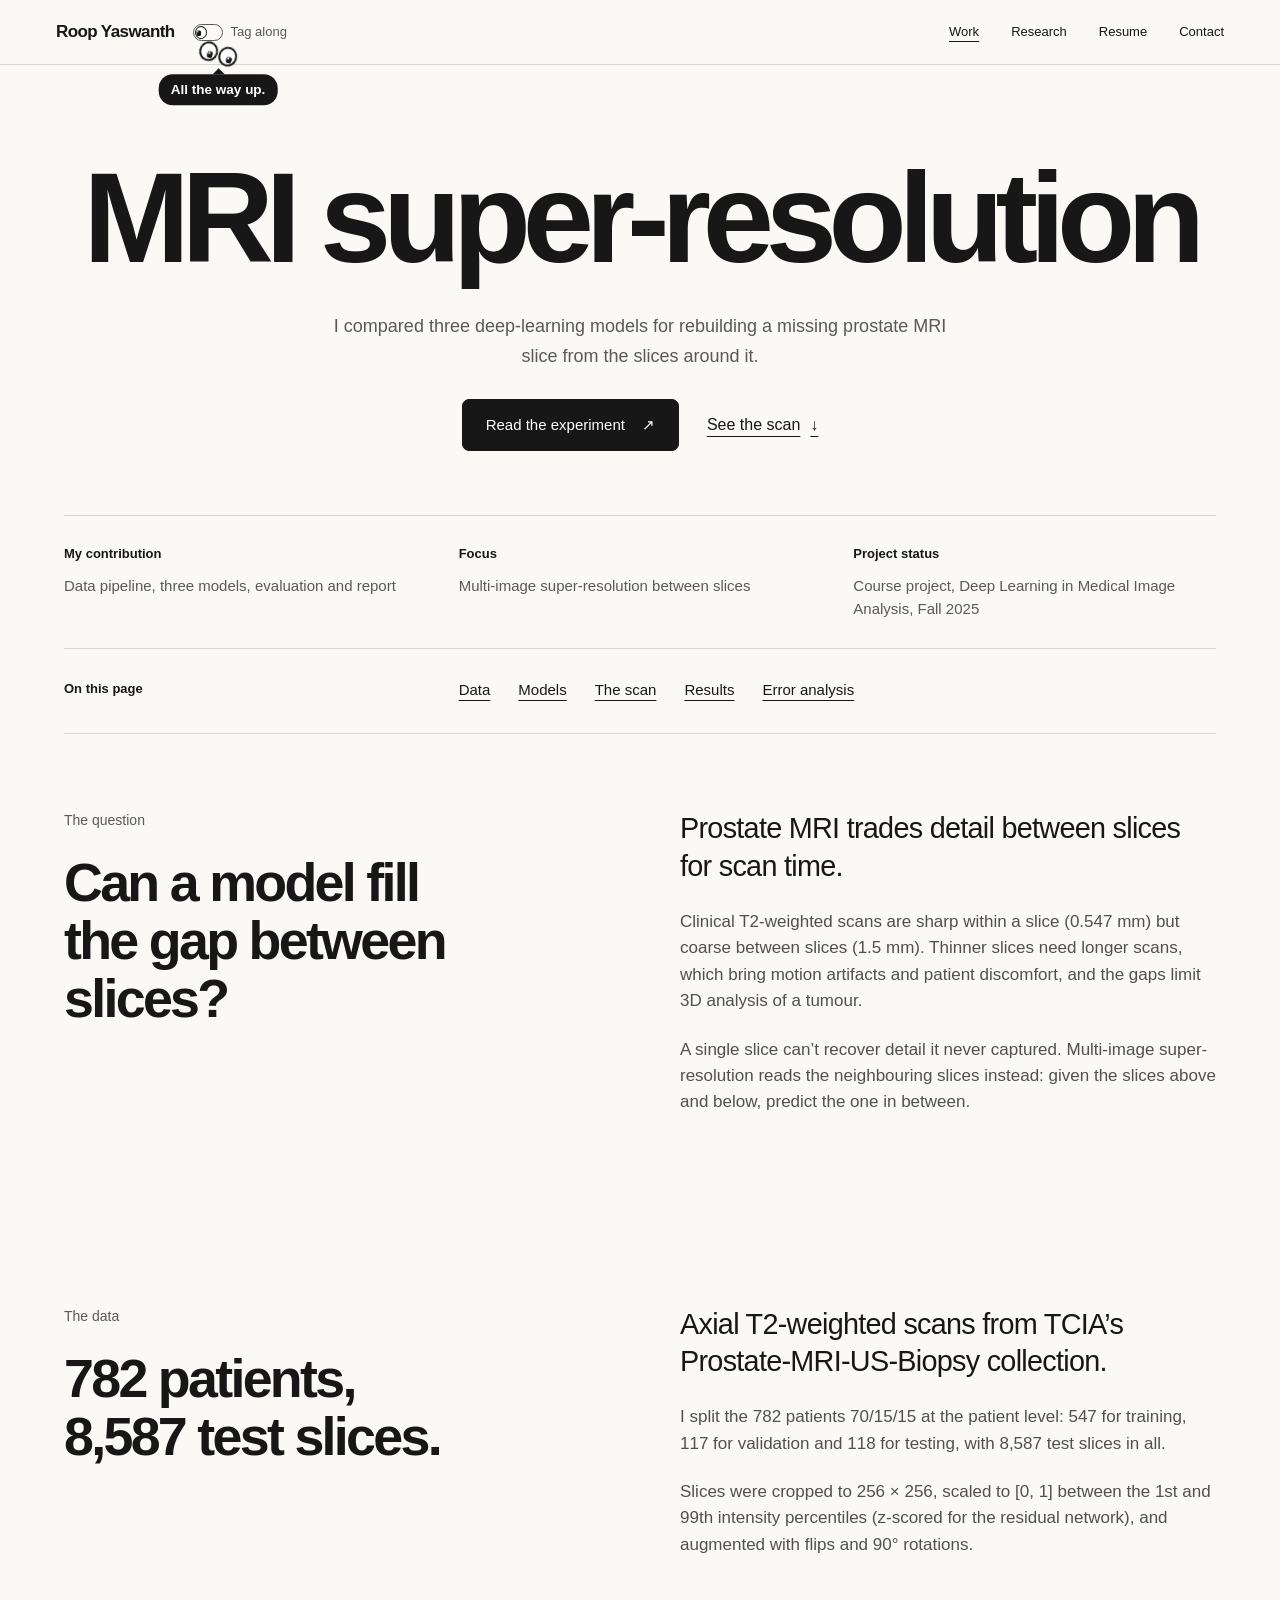
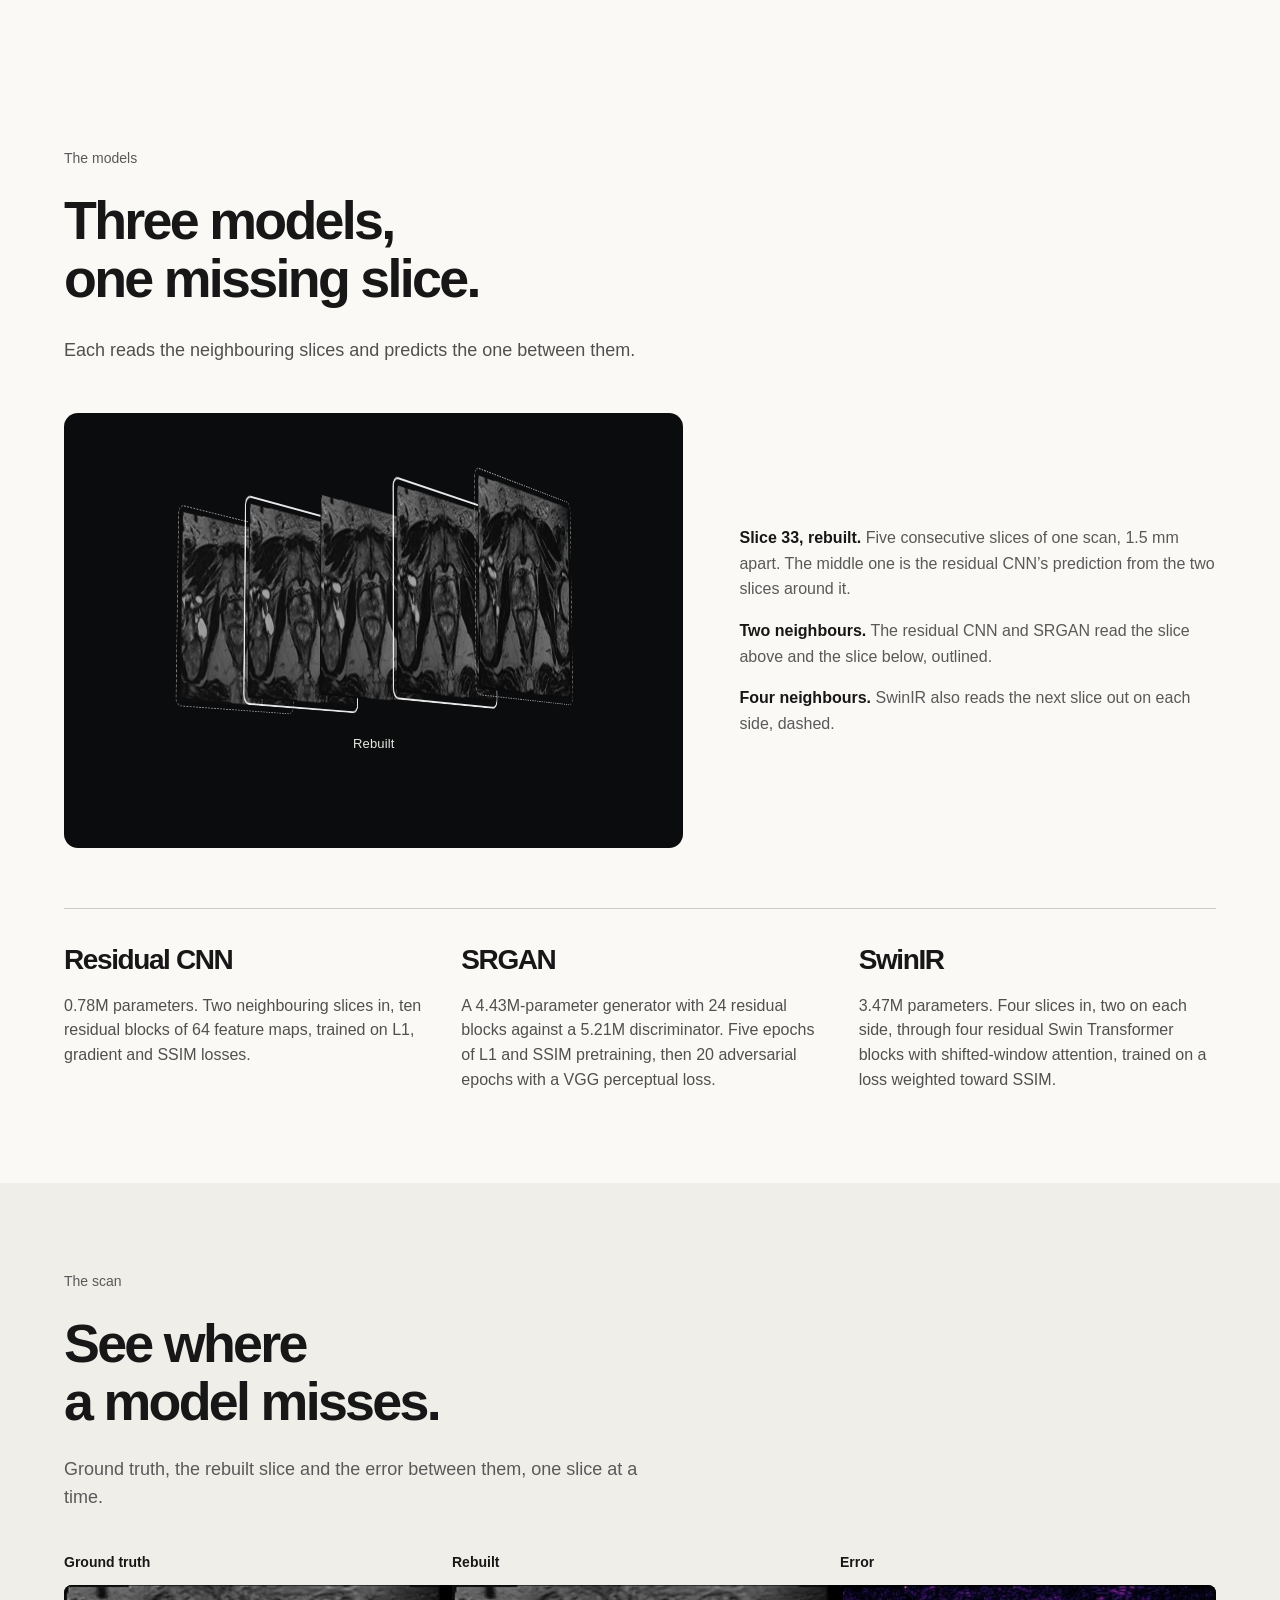
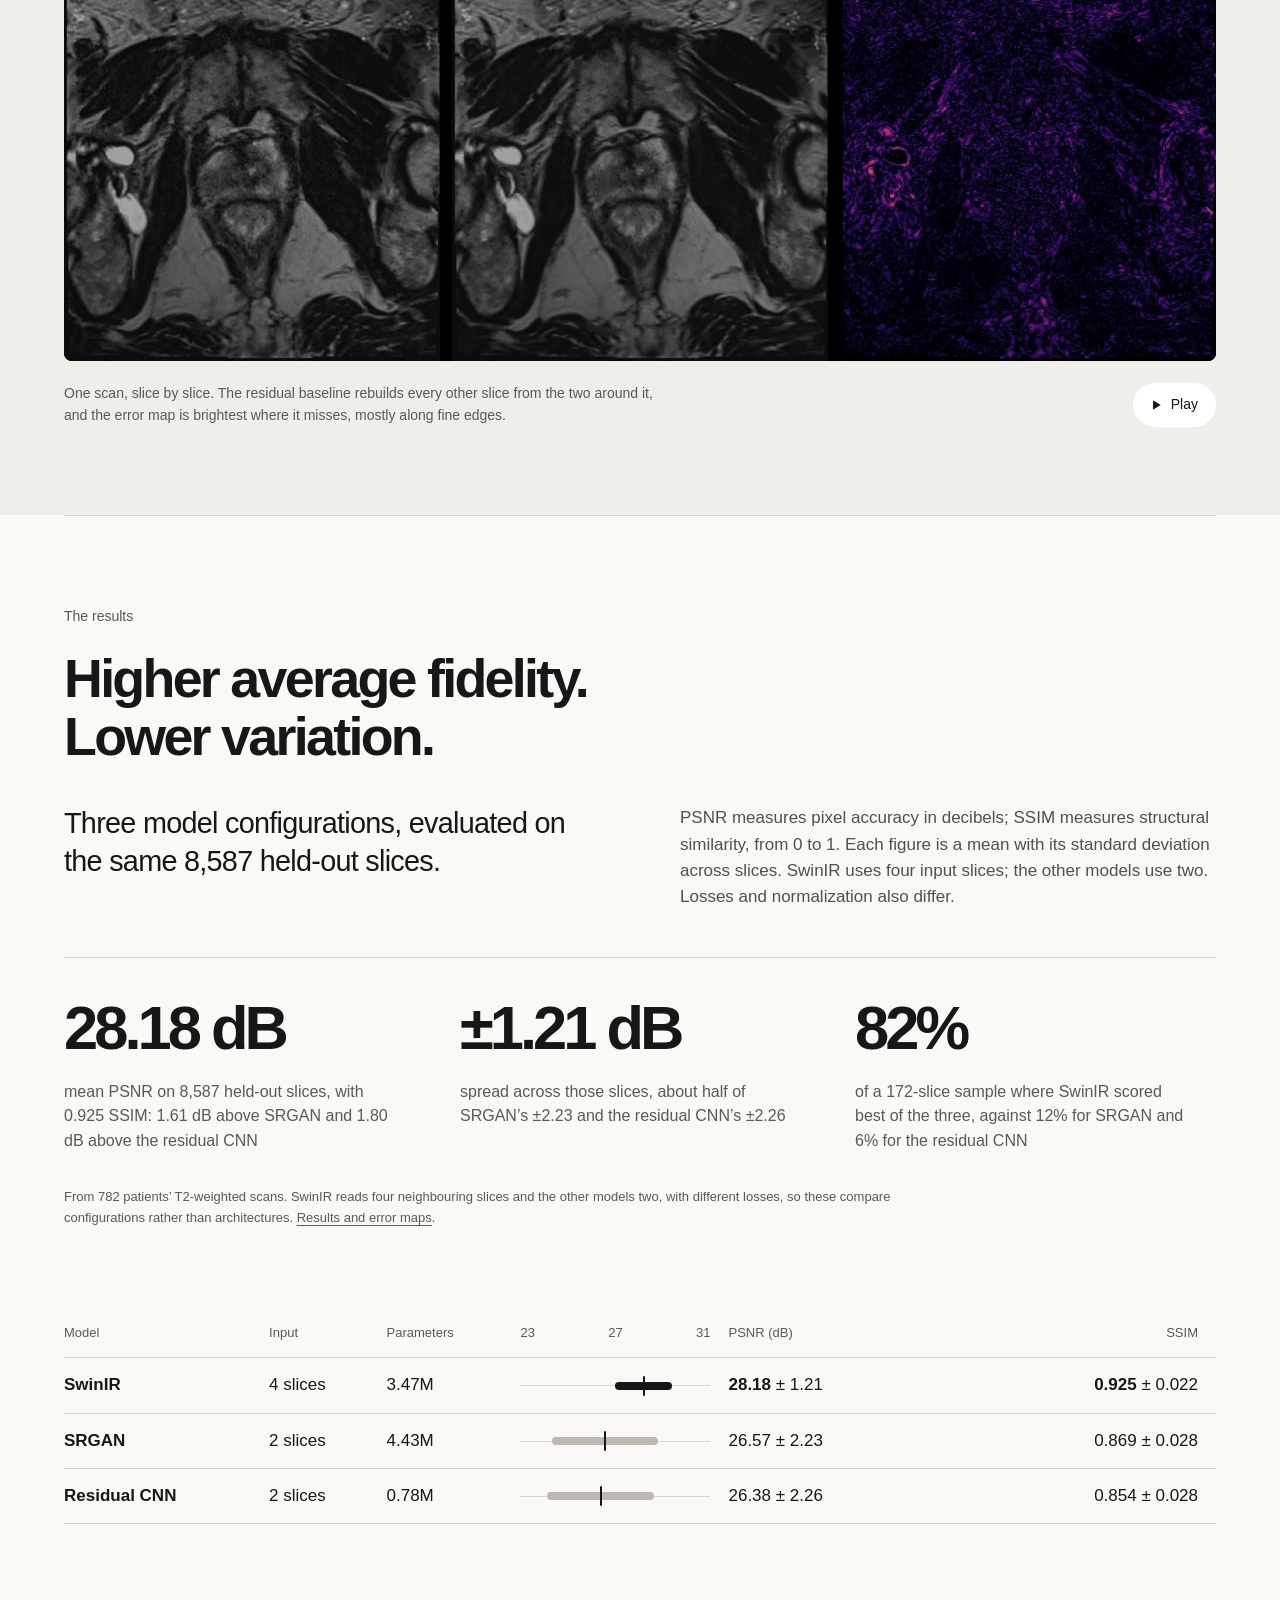
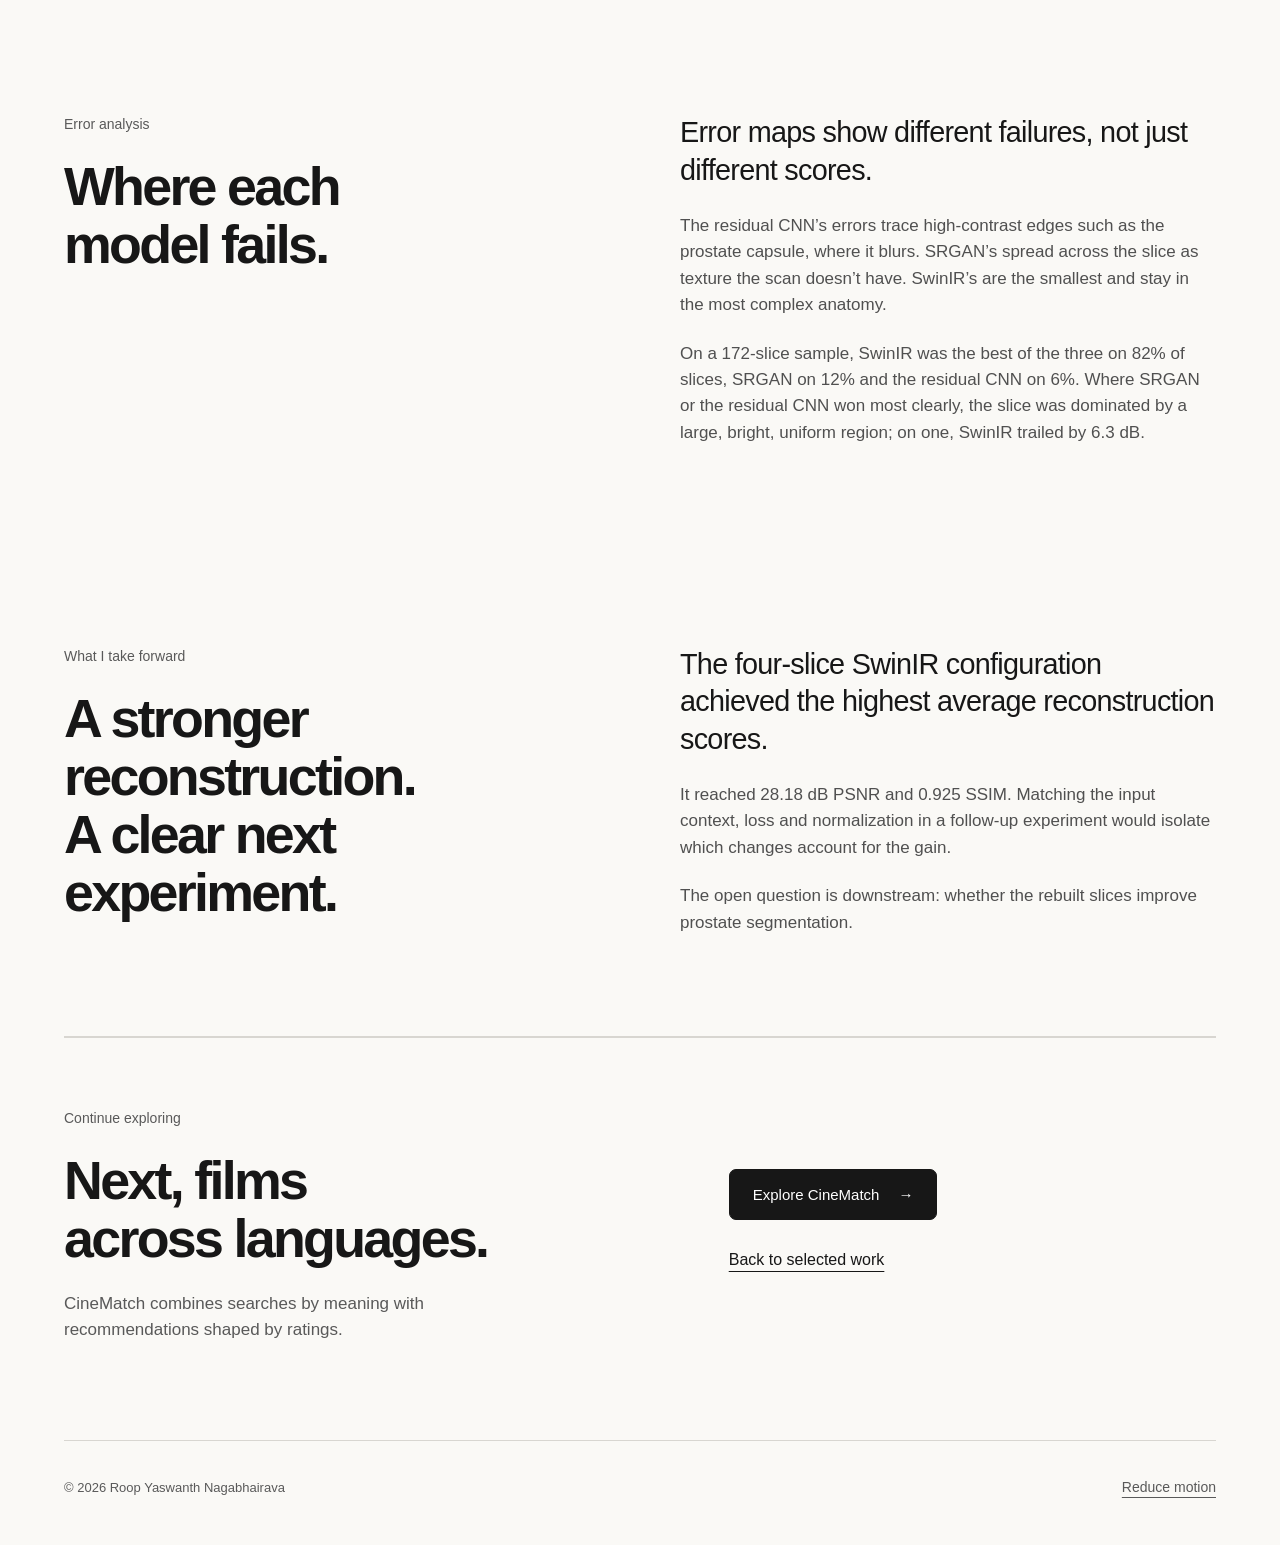
<file: work/mri/index.html>
<!doctype html><html lang="en"><head><meta charset="utf-8"><meta name="viewport" content="width=device-width,initial-scale=1"><meta name="color-scheme" content="light"><meta name="theme-color" content="#faf9f6"><link rel="icon" href="data:,"><title>MRI super-resolution | Roop Yaswanth</title><meta name="description" content="Rebuilding missing prostate MRI slices with ResNet, SRGAN and SwinIR on 782 patients, with error analysis."><meta property="og:type" content="website"><meta property="og:title" content="MRI super-resolution | Roop Yaswanth"><meta property="og:description" content="Rebuilding missing prostate MRI slices with ResNet, SRGAN and SwinIR on 782 patients, with error analysis."><link rel="canonical" href="https://roop-yaswanth.github.io/work/mri/"><meta property="og:url" content="https://roop-yaswanth.github.io/work/mri/"><meta property="og:image" content="https://roop-yaswanth.github.io/assets/social-card.jpg?v=f9ed64db02"><meta property="og:image:width" content="1200"><meta property="og:image:height" content="630"><meta property="og:image:alt" content="Roop Yaswanth Nagabhairava, research engineer at the University of Florida, with an illustrated portrait."><meta name="twitter:card" content="summary_large_image"><link rel="stylesheet" href="/assets/styles.css?v=46c344ee8e2e"><link rel="stylesheet" href="/assets/case.css?v=80f5841bcea1"><script>try{if(localStorage.getItem("roop.reduceMotion")==="true")document.documentElement.dataset.reduceMotion="true"}catch(e){}</script><script>(() => {
const root = document.documentElement;
const titles = {'/work/cinematch/': '#cinema-title', '/work/soundvector/': '#sound-title', '/work/mri/': '#mri-title'};
const every = Object.values(titles).concat('#case-title').join();
const inputs = ['pointerdown', 'wheel', 'touchstart', 'keydown'];
const reduced = () => root.dataset.reduceMotion === 'true' || matchMedia('(prefers-reduced-motion: reduce)').matches;
const path = url => new URL(url, location.href).pathname.replace(/index\.html$/, '');
const pick = url => {
if (!url) return null;
const here = path(location.href), there = path(url);
const selector = here === '/' ? titles[there] : there === '/' && titles[here] ? '#case-title' : '';
return selector ? document.querySelector(selector) : null;
};
const reset = () => document.querySelectorAll(every).forEach(el => { el.style.viewTransitionName = el.style.translate = ''; });
const name = el => { el.classList.remove('focus-armed'); el.style.viewTransitionName = 'project-title'; };
const depart = el => {
const box = el.getBoundingClientRect();
const shift = box.bottom < 0 ? -box.bottom : box.top > innerHeight ? innerHeight - box.top : 0;
if (shift) el.style.translate = `0 ${shift}px`;
name(el);
};
addEventListener('pageswap', event => {
const transition = event.viewTransition;
if (!transition) return;
if (reduced()) return transition.skipTransition();
const title = pick(event.activation?.entry?.url);
if (title) depart(title);
});
addEventListener('pagereveal', event => {
reset();
const transition = event.viewTransition;
if (!transition) return;
if (reduced()) return transition.skipTransition();
const title = pick(window.navigation?.activation?.from?.url);
if (title) name(title);
const stop = () => transition.skipTransition();
const done = () => { inputs.forEach(type => removeEventListener(type, stop, true)); reset(); };
inputs.forEach(type => addEventListener(type, stop, {capture: true, passive: true}));
transition.finished.then(done, done);
});
})();</script><link rel="expect" href="#case-title" blocking="render"><script src="/assets/app.js?v=2e12b82d656b" defer></script><script src="/assets/mri.js?v=eaa91eddbee2" defer></script><script src="/assets/poppy.js?v=5c2c17a42a0a" data-page="mri" data-lines="/assets/poppy-global.json?v=a5a2bb3916e7" data-page-lines="/assets/poppy-mri.json?v=191e206c0776" defer></script><script type="application/ld+json">{"@context": "https://schema.org", "@type": "Person", "name": "Roop Yaswanth Nagabhairava", "jobTitle": "Research Engineer", "sameAs": ["https://github.com/Geek-yash666", "https://github.com/roop-yaswanth", "https://www.linkedin.com/in/roop-yaswanth-nagabhairava-875b52201/", "https://www.credly.com/users/nagabhairava-roop-yaswanth.86a6b0ae"], "url": "https://roop-yaswanth.github.io"}</script></head><body><a class="skip-link" href="#main">Skip to content</a><header class="site-header"><div class="nav-wrap"><a class="brand" href="/">Roop Yaswanth</a><button class="menu-toggle" type="button" aria-expanded="false" aria-controls="primary-nav" hidden>Menu</button><nav id="primary-nav" aria-label="Main navigation"><a href="/#work" aria-current="location">Work</a><a href="/#research">Research</a><a href="/#resume">Resume</a><a href="/#contact">Contact</a></nav></div></header><main id="main" tabindex="-1" class="case-page">

<section class="case-opening container" id="overview" tabindex="-1" aria-labelledby="case-title">
  <h1 id="case-title">MRI super-resolution</h1>
  <p class="case-opening-intro">I compared three deep-learning models for rebuilding a missing prostate MRI slice from the slices around it.</p>
  <div class="project-actions"><a target="_blank" rel="noopener" class="button button-blue" href="https://github.com/Geek-yash666/Multi-Image-Super-Resolution">Read the experiment <span aria-hidden="true">↗</span></a><a class="inline-link" href="#scan">See the scan <span aria-hidden="true">↓</span></a></div>
  <dl class="case-meta"><div><dt>My contribution</dt><dd>Data pipeline, three models, evaluation and report</dd></div><div><dt>Focus</dt><dd>Multi-image super-resolution between slices</dd></div><div><dt>Project status</dt><dd>Course project, Deep Learning in Medical Image Analysis, Fall 2025</dd></div></dl><nav class="case-contents" aria-label="On this page"><p class="case-contents-title">On this page</p><ol><li><a href="#overview" aria-current="location">Overview</a></li><li><a href="#data">Data</a></li><li><a href="#system">Models</a></li><li><a href="#scan">The scan</a></li><li><a href="#evaluation">Results</a></li><li><a href="#errors">Error analysis</a></li></ol></nav>
</section>
<section class="case-section container case-question" id="problem" tabindex="-1"><div class="case-section-title"><p class="chapter-label">The question</p><h2>Can a model fill<br>the gap between slices?</h2></div><div class="case-prose"><p class="large-copy">Prostate MRI trades detail between slices for scan time.</p><p>Clinical T2-weighted scans are sharp within a slice (0.547 mm) but coarse between slices (1.5 mm). Thinner slices need longer scans, which bring motion artifacts and patient discomfort, and the gaps limit 3D analysis of a tumour.</p><p>A single slice can’t recover detail it never captured. Multi-image super-resolution reads the neighbouring slices instead: given the slices above and below, predict the one in between.</p></div></section>
<section class="case-section container" id="data" tabindex="-1"><div class="case-section-title"><p class="chapter-label">The data</p><h2>782 patients,<br>8,587 test slices.</h2></div><div class="case-prose"><p class="large-copy">Axial T2-weighted scans from TCIA’s Prostate-MRI-US-Biopsy collection.</p><p>I split the 782 patients 70/15/15 at the patient level: 547 for training, 117 for validation and 118 for testing, with 8,587 test slices in all.</p><p>Slices were cropped to 256 × 256, scaled to [0, 1] between the 1st and 99th intensity percentiles (z-scored for the residual network), and augmented with flips and 90° rotations.</p></div></section>
<section class="system-section" id="system" tabindex="-1"><div class="container"><p class="chapter-label">The models</p><h2>Three models,<br>one missing slice.</h2><p class="section-description system-lead">Each reads the neighbouring slices and predicts the one between them.</p><figure class="slice-stack" data-play><div class="stack-scene" aria-hidden="true"><div class="stack-rig"><div class="stack-slice is-far" style="--z:-2"><img src="/assets/mri/slice-31.webp" alt="" width="300" height="300" loading="lazy" decoding="async"></div><div class="stack-slice is-near" style="--z:-1"><img src="/assets/mri/slice-32.webp" alt="" width="300" height="300" loading="lazy" decoding="async"></div><div class="stack-slice is-target" style="--z:0"><img src="/assets/mri/slice-33.webp" alt="" width="300" height="300" loading="lazy" decoding="async"></div><div class="stack-slice is-near" style="--z:1"><img src="/assets/mri/slice-34.webp" alt="" width="300" height="300" loading="lazy" decoding="async"></div><div class="stack-slice is-far" style="--z:2"><img src="/assets/mri/slice-35.webp" alt="" width="300" height="300" loading="lazy" decoding="async"></div></div><span class="stack-label">Rebuilt</span></div><figcaption><p><strong>Slice 33, rebuilt.</strong> Five consecutive slices of one scan, 1.5 mm apart. The middle one is the residual CNN’s prediction from the two slices around it.</p><p><strong>Two neighbours.</strong> The residual CNN and SRGAN read the slice above and the slice below, outlined.</p><p><strong>Four neighbours.</strong> SwinIR also reads the next slice out on each side, dashed.</p></figcaption></figure><div class="decisions-grid"><div><h3>Residual CNN</h3><p>0.78M parameters. Two neighbouring slices in, ten residual blocks of 64 feature maps, trained on L1, gradient and SSIM losses.</p></div><div><h3>SRGAN</h3><p>A 4.43M-parameter generator with 24 residual blocks against a 5.21M discriminator. Five epochs of L1 and SSIM pretraining, then 20 adversarial epochs with a VGG perceptual loss.</p></div><div><h3>SwinIR</h3><p>3.47M parameters. Four slices in, two on each side, through four residual Swin Transformer blocks with shifted-window attention, trained on a loss weighted toward SSIM.</p></div></div></div></section>
<section class="case-product" id="scan" tabindex="-1" aria-labelledby="scan-title"><div class="container chapter-intro"><p class="chapter-label">The scan</p><h2 id="scan-title">See where<br>a model misses.</h2><p>Ground truth, the rebuilt slice and the error between them, one slice at a time.</p></div>
<figure class="mri-volume section-width" data-volume><div class="volume-labels" aria-hidden="true"><span>Ground truth</span><span>Rebuilt</span><span>Error</span></div><video src="/assets/mri/volume.mp4?v=0e3b3af6ba" poster="/assets/mri/volume-poster.webp?v=0e3b3af6ba" width="1152" height="376" muted loop playsinline preload="none" controls aria-label="A prostate MRI scan, slice by slice: each rebuilt slice beside its ground truth and an error map."></video><div class="volume-foot"><figcaption>One scan, slice by slice. The residual baseline rebuilds every other slice from the two around it, and the error map is brightest where it misses, mostly along fine edges.</figcaption><button class="volume-play" type="button" hidden><svg viewBox="0 0 24 24" aria-hidden="true"><path class="play-symbol" d="m7 4 13 8-13 8z"/><path class="pause-symbol" d="M6 4h4.5v16H6zM13.5 4H18v16h-4.5z"/></svg><span>Pause</span></button></div></figure>
</section>
<section class="evaluation-section container" id="evaluation" tabindex="-1"><p class="chapter-label">The results</p><h2>Higher average fidelity.<br>Lower variation.</h2><div class="evaluation-intro"><p class="large-copy">Three model configurations, evaluated on the same 8,587 held-out slices.</p><p>PSNR measures pixel accuracy in decibels; SSIM measures structural similarity, from 0 to 1. Each figure is a mean with its standard deviation across slices. SwinIR uses four input slices; the other models use two. Losses and normalization also differ.</p></div><div class="project-highlights section-width" role="group" aria-label="MRI super-resolution highlights"><dl><div><dt>28.18 dB</dt><dd>mean PSNR on 8,587 held-out slices, with 0.925 SSIM: 1.61 dB above SRGAN and 1.80 dB above the residual CNN</dd></div><div><dt>±1.21 dB</dt><dd>spread across those slices, about half of SRGAN’s ±2.23 and the residual CNN’s ±2.26</dd></div><div><dt>82%</dt><dd>of a 172-slice sample where SwinIR scored best of the three, against 12% for SRGAN and 6% for the residual CNN</dd></div></dl><p class="metric-note">From 782 patients’ T2-weighted scans. SwinIR reads four neighbouring slices and the other models two, with different losses, so these compare configurations rather than architectures. <a href="/work/mri/#evaluation">Results and error maps</a>.</p></div><div class="results-table-wrap" data-play role="region" aria-label="Test results by model" tabindex="0"><table class="results-table"><caption class="visually-hidden">Test results by model</caption><thead><tr><th scope="col">Model</th><th scope="col">Input</th><th scope="col">Parameters</th><th scope="col" class="psnr-head"><span class="range-axis" aria-hidden="true"><span>23</span><span>27</span><span>31</span></span>PSNR (dB)</th><th scope="col">SSIM</th></tr></thead><tbody><tr><th scope="row">SwinIR</th><td>4 slices</td><td>3.47M</td><td class="psnr-cell"><span class="psnr-range is-lead" aria-hidden="true" style="--lo:49.6%;--hi:79.9%"><i></i></span><strong>28.18</strong> ± 1.21</td><td><strong>0.925</strong> ± 0.022</td></tr><tr><th scope="row">SRGAN</th><td>2 slices</td><td>4.43M</td><td class="psnr-cell"><span class="psnr-range" aria-hidden="true" style="--lo:16.8%;--hi:72.5%"><i></i></span>26.57 ± 2.23</td><td>0.869 ± 0.028</td></tr><tr><th scope="row">Residual CNN</th><td>2 slices</td><td>0.78M</td><td class="psnr-cell"><span class="psnr-range" aria-hidden="true" style="--lo:14.0%;--hi:70.5%"><i></i></span>26.38 ± 2.26</td><td>0.854 ± 0.028</td></tr></tbody></table></div></section>
<section class="case-section container" id="errors" tabindex="-1"><div class="case-section-title"><p class="chapter-label">Error analysis</p><h2>Where each<br>model fails.</h2></div><div class="case-prose"><p class="large-copy">Error maps show different failures, not just different scores.</p><p>The residual CNN’s errors trace high-contrast edges such as the prostate capsule, where it blurs. SRGAN’s spread across the slice as texture the scan doesn’t have. SwinIR’s are the smallest and stay in the most complex anatomy.</p><p>On a 172-slice sample, SwinIR was the best of the three on 82% of slices, SRGAN on 12% and the residual CNN on 6%. Where SRGAN or the residual CNN won most clearly, the slice was dominated by a large, bright, uniform region; on one, SwinIR trailed by 6.3 dB.</p></div></section>
<section class="case-section container case-reflection"><div class="case-section-title"><p class="chapter-label">What I take forward</p><h2>A stronger reconstruction.<br>A clear next experiment.</h2></div><div class="case-prose"><p class="large-copy">The four-slice SwinIR configuration achieved the highest average reconstruction scores.</p><p>It reached 28.18 dB PSNR and 0.925 SSIM. Matching the input context, loss and normalization in a follow-up experiment would isolate which changes account for the gain.</p><p>The open question is downstream: whether the rebuilt slices improve prostate segmentation.</p></div></section>
<section class="case-next container"><div><p class="chapter-label">Continue exploring</p><h2>Next, films<br>across languages.</h2><p>CineMatch combines searches by meaning with recommendations shaped by ratings.</p></div><div class="case-next-actions"><a class="button button-dark" href="/work/cinematch/">Explore CineMatch <span aria-hidden="true">→</span></a><a class="text-link" href="/#mri">Back to selected work</a></div></section></main>
<footer class="site-footer section-width"><span>© 2026 Roop Yaswanth Nagabhairava</span><button class="motion-toggle" type="button" aria-pressed="false" hidden>Reduce motion</button></footer></body></html>
</file>
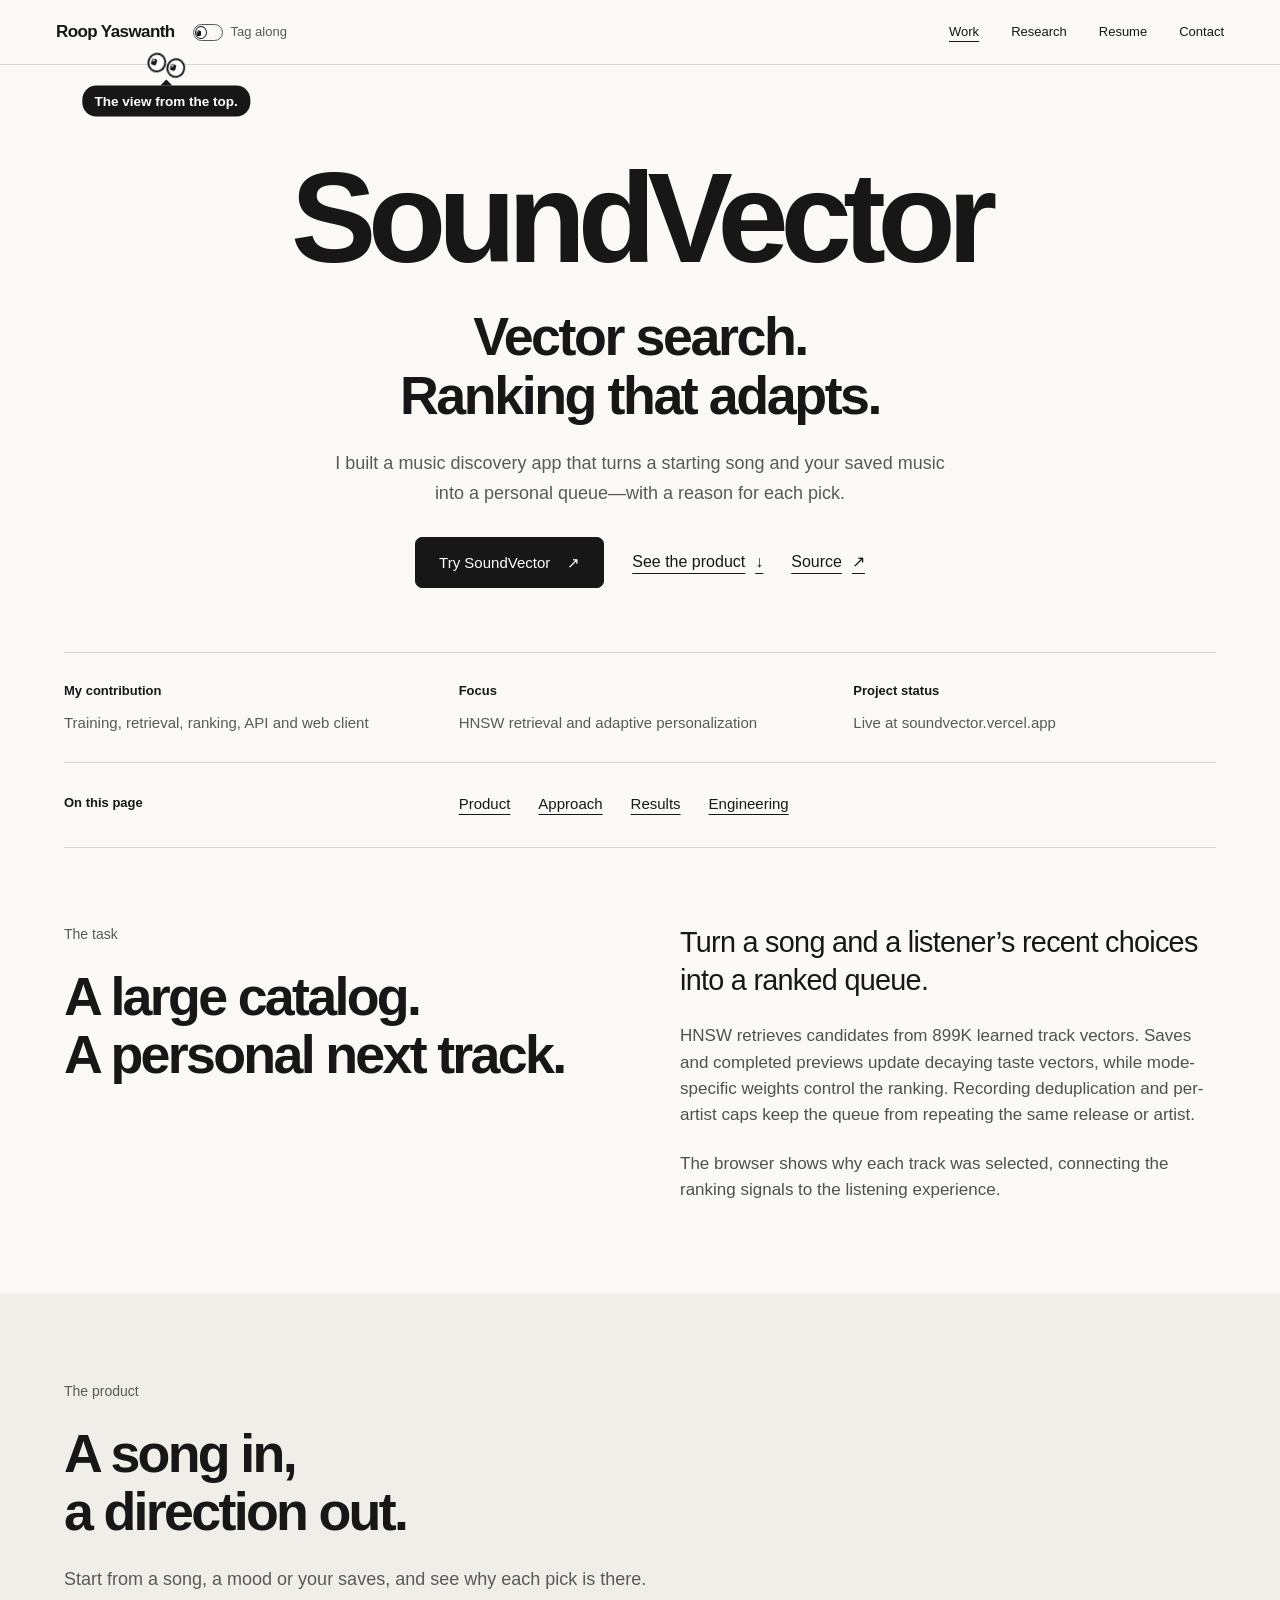
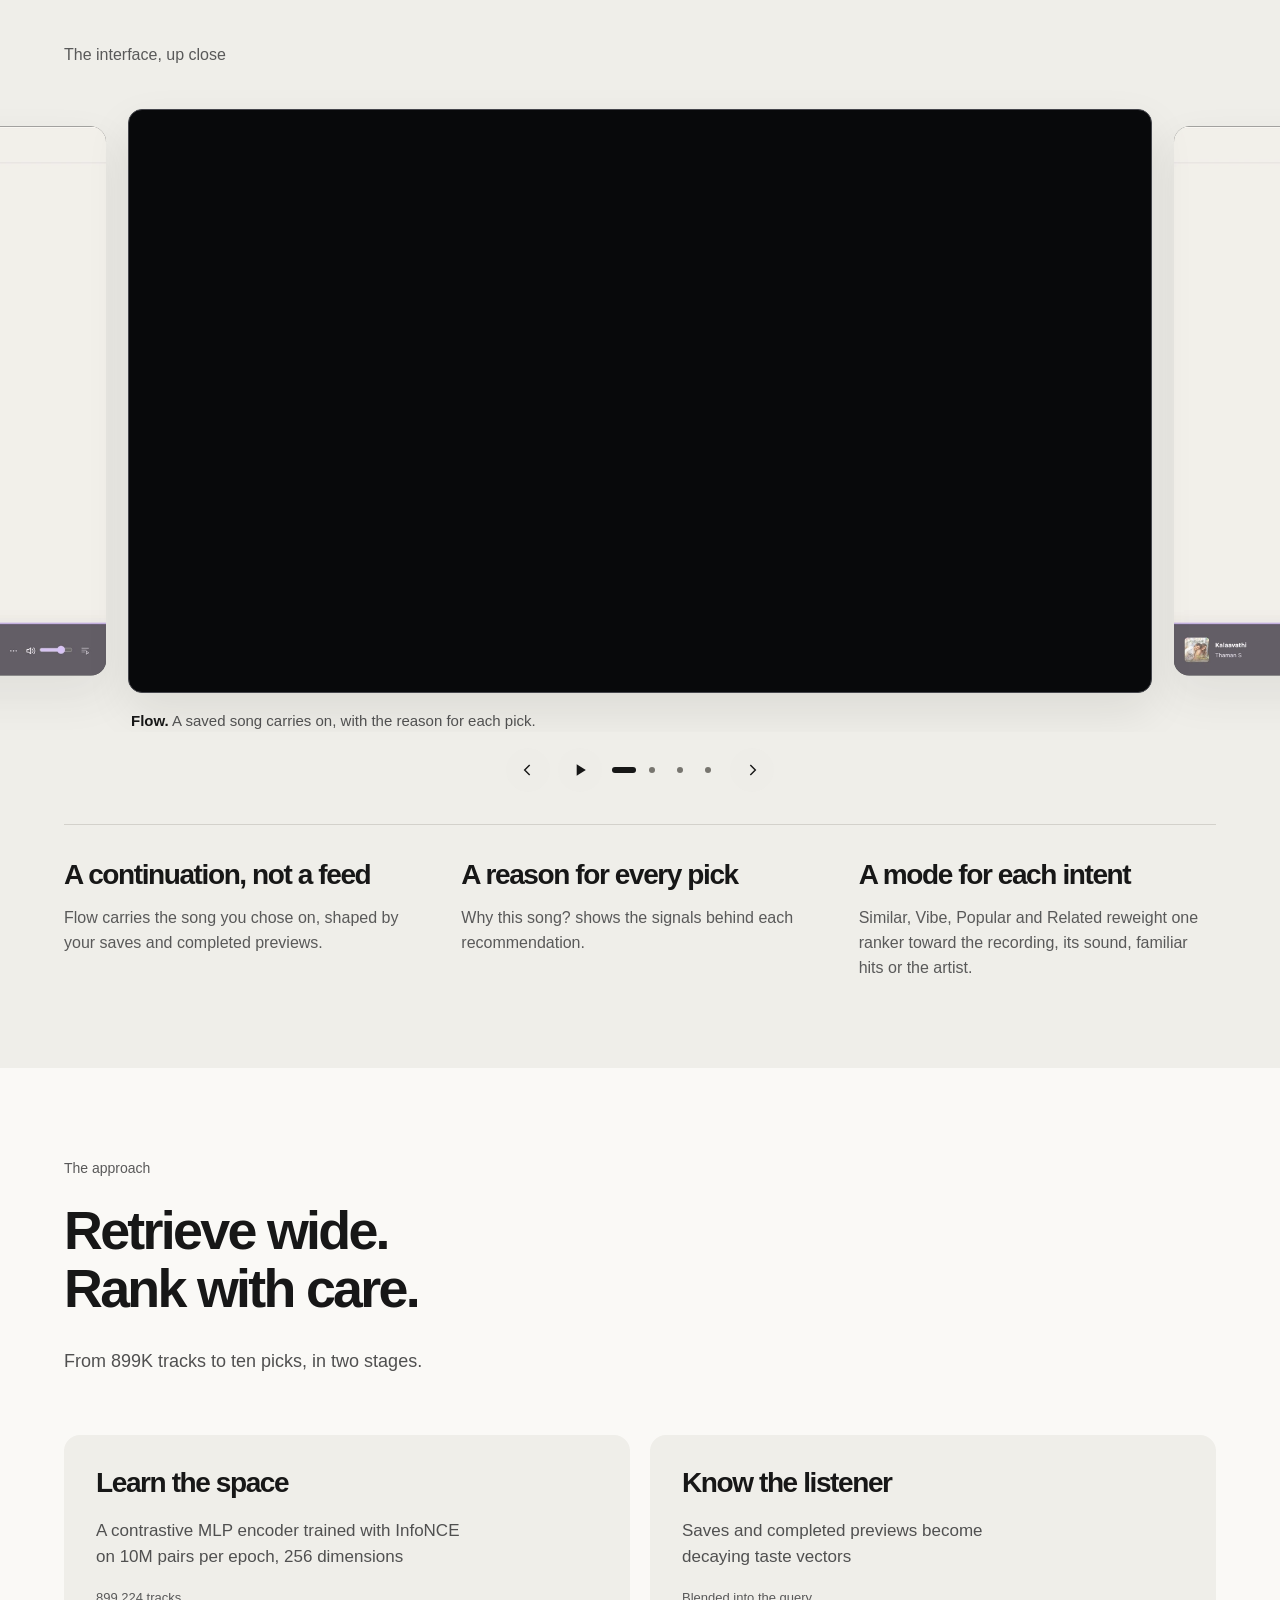
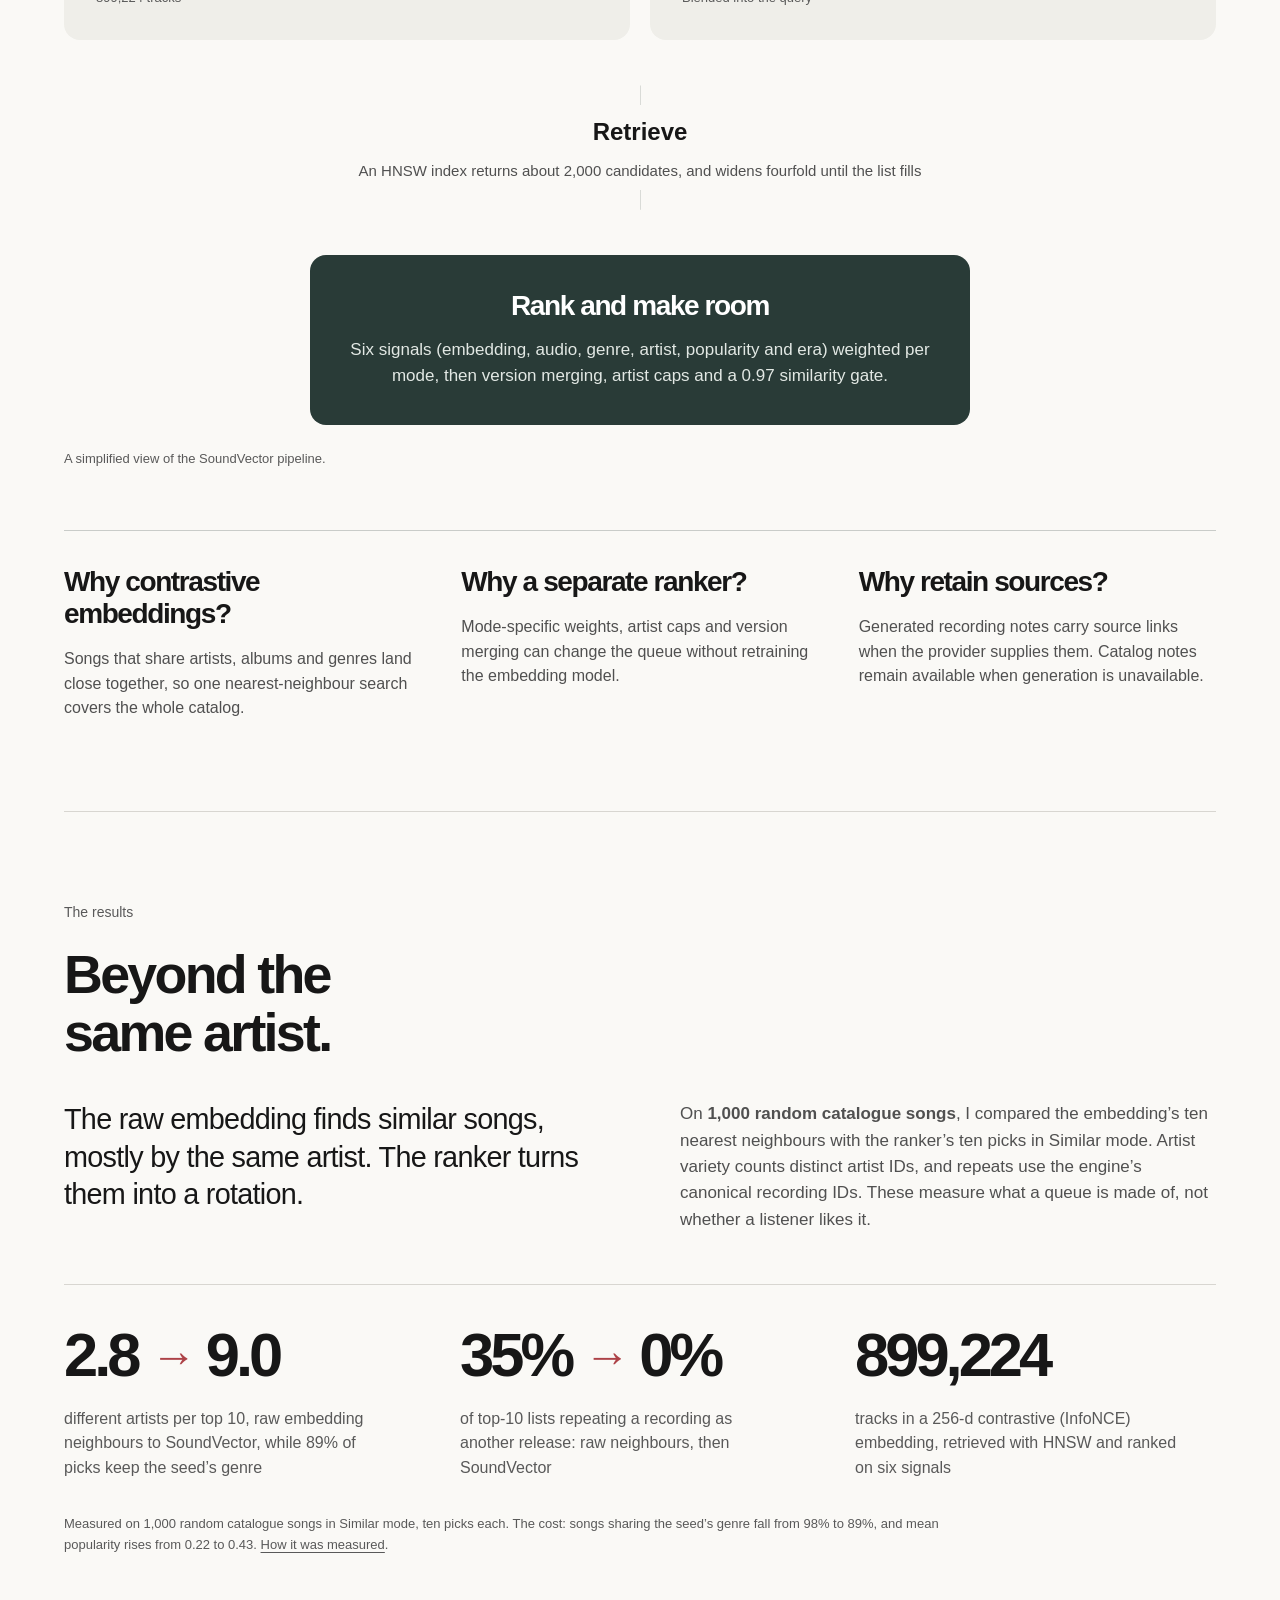
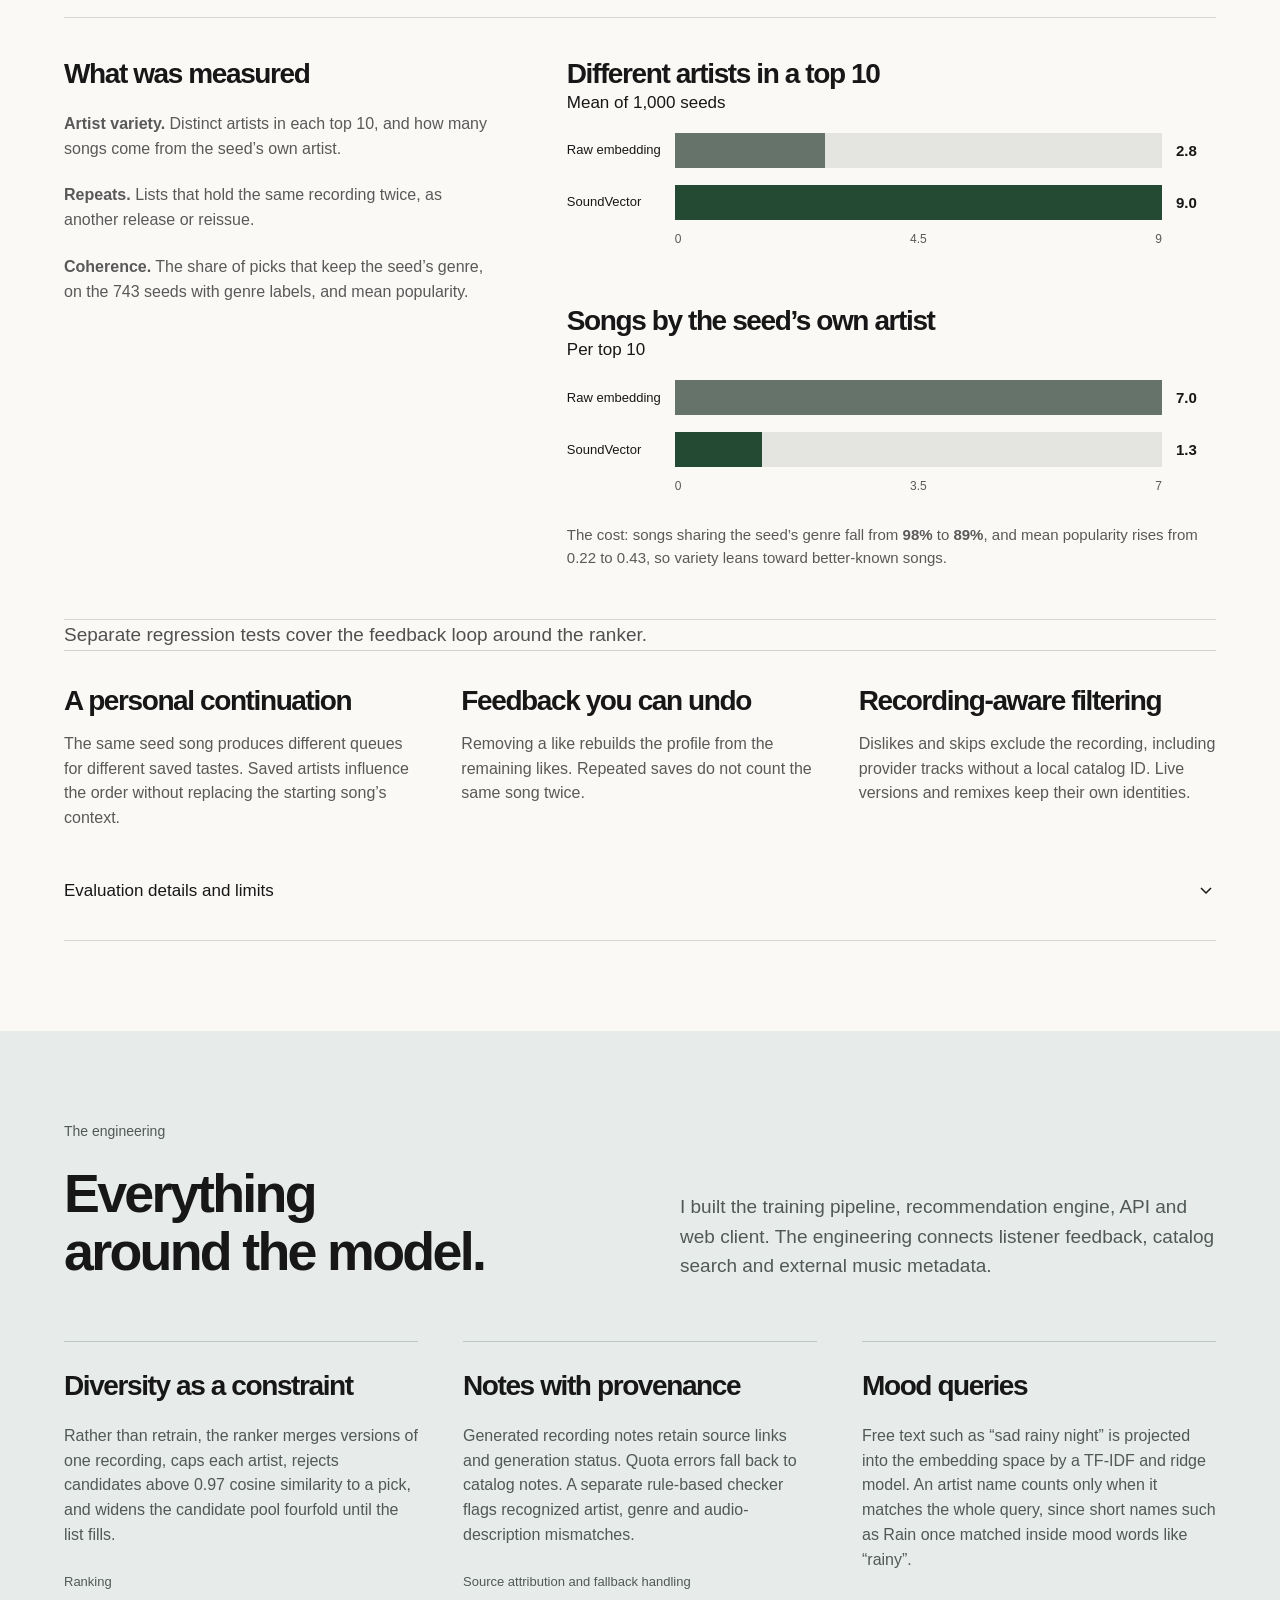
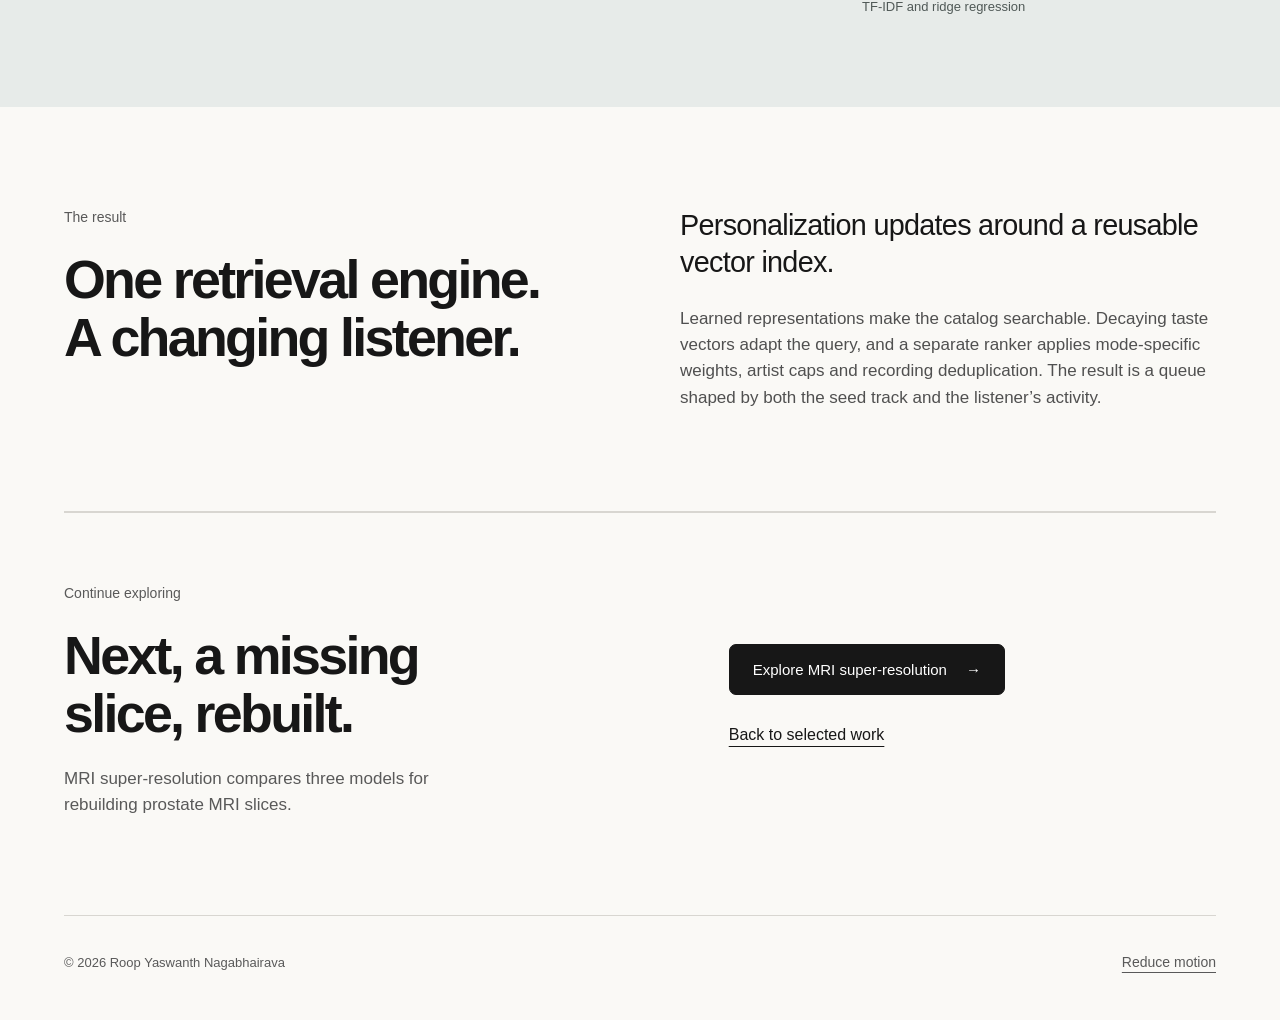
<file: work/soundvector/index.html>
<!doctype html><html lang="en"><head><meta charset="utf-8"><meta name="viewport" content="width=device-width,initial-scale=1"><meta name="color-scheme" content="light"><meta name="theme-color" content="#faf9f6"><link rel="icon" href="data:,"><title>SoundVector | Roop Yaswanth</title><meta name="description" content="Music discovery shaped by active saves, listening and recording-aware ranking across 899K tracks."><meta property="og:type" content="website"><meta property="og:title" content="SoundVector | Roop Yaswanth"><meta property="og:description" content="Music discovery shaped by active saves, listening and recording-aware ranking across 899K tracks."><link rel="canonical" href="https://roop-yaswanth.github.io/work/soundvector/"><meta property="og:url" content="https://roop-yaswanth.github.io/work/soundvector/"><meta property="og:image" content="https://roop-yaswanth.github.io/assets/social-card.jpg?v=f9ed64db02"><meta property="og:image:width" content="1200"><meta property="og:image:height" content="630"><meta property="og:image:alt" content="Roop Yaswanth Nagabhairava, research engineer at the University of Florida, with an illustrated portrait."><meta name="twitter:card" content="summary_large_image"><link rel="stylesheet" href="/assets/styles.css?v=46c344ee8e2e"><link rel="stylesheet" href="/assets/case.css?v=80f5841bcea1"><script>try{if(localStorage.getItem("roop.reduceMotion")==="true")document.documentElement.dataset.reduceMotion="true"}catch(e){}</script><script>(() => {
const root = document.documentElement;
const titles = {'/work/cinematch/': '#cinema-title', '/work/soundvector/': '#sound-title', '/work/mri/': '#mri-title'};
const every = Object.values(titles).concat('#case-title').join();
const inputs = ['pointerdown', 'wheel', 'touchstart', 'keydown'];
const reduced = () => root.dataset.reduceMotion === 'true' || matchMedia('(prefers-reduced-motion: reduce)').matches;
const path = url => new URL(url, location.href).pathname.replace(/index\.html$/, '');
const pick = url => {
if (!url) return null;
const here = path(location.href), there = path(url);
const selector = here === '/' ? titles[there] : there === '/' && titles[here] ? '#case-title' : '';
return selector ? document.querySelector(selector) : null;
};
const reset = () => document.querySelectorAll(every).forEach(el => { el.style.viewTransitionName = el.style.translate = ''; });
const name = el => { el.classList.remove('focus-armed'); el.style.viewTransitionName = 'project-title'; };
const depart = el => {
const box = el.getBoundingClientRect();
const shift = box.bottom < 0 ? -box.bottom : box.top > innerHeight ? innerHeight - box.top : 0;
if (shift) el.style.translate = `0 ${shift}px`;
name(el);
};
addEventListener('pageswap', event => {
const transition = event.viewTransition;
if (!transition) return;
if (reduced()) return transition.skipTransition();
const title = pick(event.activation?.entry?.url);
if (title) depart(title);
});
addEventListener('pagereveal', event => {
reset();
const transition = event.viewTransition;
if (!transition) return;
if (reduced()) return transition.skipTransition();
const title = pick(window.navigation?.activation?.from?.url);
if (title) name(title);
const stop = () => transition.skipTransition();
const done = () => { inputs.forEach(type => removeEventListener(type, stop, true)); reset(); };
inputs.forEach(type => addEventListener(type, stop, {capture: true, passive: true}));
transition.finished.then(done, done);
});
})();</script><link rel="expect" href="#case-title" blocking="render"><script src="/assets/app.js?v=2e12b82d656b" defer></script><script src="/assets/poppy.js?v=5c2c17a42a0a" data-page="soundvector" data-lines="/assets/poppy-global.json?v=a5a2bb3916e7" data-page-lines="/assets/poppy-soundvector.json?v=7ae64cc77656" defer></script><script type="application/ld+json">{"@context": "https://schema.org", "@type": "Person", "name": "Roop Yaswanth Nagabhairava", "jobTitle": "Research Engineer", "sameAs": ["https://github.com/Geek-yash666", "https://github.com/roop-yaswanth", "https://www.linkedin.com/in/roop-yaswanth-nagabhairava-875b52201/", "https://www.credly.com/users/nagabhairava-roop-yaswanth.86a6b0ae"], "url": "https://roop-yaswanth.github.io"}</script></head><body><a class="skip-link" href="#main">Skip to content</a><header class="site-header"><div class="nav-wrap"><a class="brand" href="/">Roop Yaswanth</a><button class="menu-toggle" type="button" aria-expanded="false" aria-controls="primary-nav" hidden>Menu</button><nav id="primary-nav" aria-label="Main navigation"><a href="/#work" aria-current="location">Work</a><a href="/#research">Research</a><a href="/#resume">Resume</a><a href="/#contact">Contact</a></nav></div></header><main id="main" tabindex="-1" class="case-page">

<section class="case-opening container" id="overview" tabindex="-1" aria-labelledby="case-title">
  <h1 id="case-title">SoundVector</h1>
  <p class="case-opening-deck">Vector search.<br>Ranking that adapts.</p>
  <p class="case-opening-intro">I built a music discovery app that turns a starting song and your saved music into a personal queue—with a reason for each pick.</p>
  <div class="project-actions"><a target="_blank" rel="noopener" class="button button-blue" href="https://soundvector.vercel.app/">Try SoundVector <span aria-hidden="true">↗</span></a><a class="inline-link" href="#product">See the product <span aria-hidden="true">↓</span></a><a target="_blank" rel="noopener" class="inline-link" href="https://github.com/Geek-yash666/SoundVector">Source <span aria-hidden="true">↗</span></a></div>
  <dl class="case-meta"><div><dt>My contribution</dt><dd>Training, retrieval, ranking, API and web client</dd></div><div><dt>Focus</dt><dd>HNSW retrieval and adaptive personalization</dd></div><div><dt>Project status</dt><dd>Live at soundvector.vercel.app</dd></div></dl><nav class="case-contents" aria-label="On this page"><p class="case-contents-title">On this page</p><ol><li><a href="#overview" aria-current="location">Overview</a></li><li><a href="#product">Product</a></li><li><a href="#system">Approach</a></li><li><a href="#evaluation">Results</a></li><li><a href="#engineering">Engineering</a></li></ol></nav>
</section>
<section class="case-section container case-question" id="problem" tabindex="-1"><div class="case-section-title"><p class="chapter-label">The task</p><h2>A large catalog.<br>A personal next track.</h2></div><div class="case-prose"><p class="large-copy">Turn a song and a listener’s recent choices into a ranked queue.</p><p>HNSW retrieves candidates from 899K learned track vectors. Saves and completed previews update decaying taste vectors, while mode-specific weights control the ranking. Recording deduplication and per-artist caps keep the queue from repeating the same release or artist.</p><p>The browser shows why each track was selected, connecting the ranking signals to the listening experience.</p></div></section>
<section class="case-product" id="product" tabindex="-1" aria-labelledby="product-title"><div class="container chapter-intro"><p class="chapter-label">The product</p><h2 id="product-title">A song in,<br>a direction out.</h2><p>Start from a song, a mood or your saves, and see why each pick is there.</p></div>
<section class="product-showcase" aria-labelledby="soundvector-showcase-title"><h3 id="soundvector-showcase-title">The interface, up close</h3><div class="product-gallery" data-gallery style="--gallery-ratio:3788 / 2160"><div class="gallery-panels"><figure id="soundvector-flow" class="gallery-panel"><div class="gallery-image"><img src="/assets/soundvector-flow-1536.webp?v=e138f86a53" srcset="/assets/soundvector-flow-768.webp?v=e138f86a53 768w, /assets/soundvector-flow-1536.webp?v=e138f86a53 1536w, /assets/soundvector-flow-2560.webp?v=e138f86a53 2560w, /assets/soundvector-flow-3788.webp?v=e138f86a53 3788w" sizes="(max-width: 760px) calc(100vw - 40px), (max-width: 1360px) calc(100vw - 112px), 1248px" alt="SoundVector flow screen. A saved song carries on, with the reason for each pick." width="1536" height="876" loading="lazy" decoding="async"></div><figcaption><span><strong>Flow.</strong> A saved song carries on, with the reason for each pick.</span></figcaption></figure><figure id="soundvector-home" class="gallery-panel"><div class="gallery-image"><img src="/assets/soundvector-home-1536.webp?v=22ef49b9cc" srcset="/assets/soundvector-home-768.webp?v=22ef49b9cc 768w, /assets/soundvector-home-1536.webp?v=22ef49b9cc 1536w, /assets/soundvector-home-2560.webp?v=22ef49b9cc 2560w, /assets/soundvector-home-3788.webp?v=22ef49b9cc 3788w" sizes="(max-width: 760px) calc(100vw - 40px), (max-width: 1360px) calc(100vw - 112px), 1248px" alt="SoundVector home screen. Picks across the songs you save and listen to, playlists for you and what’s trending." width="1536" height="876" loading="lazy" decoding="async"></div><figcaption><span><strong>Home.</strong> Picks across the songs you save and listen to, playlists for you and what’s trending.</span></figcaption></figure><figure id="soundvector-discover" class="gallery-panel"><div class="gallery-image"><img src="/assets/soundvector-discover-1536.webp?v=5db214eda6" srcset="/assets/soundvector-discover-768.webp?v=5db214eda6 768w, /assets/soundvector-discover-1536.webp?v=5db214eda6 1536w, /assets/soundvector-discover-2560.webp?v=5db214eda6 2560w, /assets/soundvector-discover-3788.webp?v=5db214eda6 3788w" sizes="(max-width: 760px) calc(100vw - 40px), (max-width: 1360px) calc(100vw - 112px), 1248px" alt="SoundVector discover screen. Describe a mood or choose one, and get a mix built around it." width="1536" height="876" loading="lazy" decoding="async"></div><figcaption><span><strong>Discover.</strong> Describe a mood or choose one, and get a mix built around it.</span></figcaption></figure><figure id="soundvector-library" class="gallery-panel"><div class="gallery-image"><img src="/assets/soundvector-library-1536.webp?v=b82c863363" srcset="/assets/soundvector-library-768.webp?v=b82c863363 768w, /assets/soundvector-library-1536.webp?v=b82c863363 1536w, /assets/soundvector-library-2560.webp?v=b82c863363 2560w, /assets/soundvector-library-3788.webp?v=b82c863363 3788w" sizes="(max-width: 760px) calc(100vw - 40px), (max-width: 1360px) calc(100vw - 112px), 1248px" alt="SoundVector library screen. Saved, recently played and hidden songs in one place." width="1536" height="876" loading="lazy" decoding="async"></div><figcaption><span><strong>Library.</strong> Saved, recently played and hidden songs in one place.</span></figcaption></figure></div><div class="gallery-controls"><button class="gallery-prev" type="button" aria-label="Previous screen" hidden><svg viewBox="0 0 24 24" aria-hidden="true"><path d="m14 6-6 6 6 6"/></svg></button><button class="gallery-play" type="button" aria-label="Play slideshow" title="Play slideshow" hidden><svg viewBox="0 0 24 24" aria-hidden="true"><path class="play-symbol" d="m8 5 11 7-11 7z"/><path class="pause-symbol" d="M7 5h4v14H7zM14 5h4v14h-4z"/></svg></button><nav class="gallery-nav" aria-label="SoundVector screens"><a id="view-soundvector-flow" href="#soundvector-flow" data-gallery-target="soundvector-flow" aria-label="Flow" title="Flow"><span class="gallery-dot" aria-hidden="true"></span><span class="gallery-tab-label">Flow</span></a><a id="view-soundvector-home" href="#soundvector-home" data-gallery-target="soundvector-home" aria-label="Home" title="Home"><span class="gallery-dot" aria-hidden="true"></span><span class="gallery-tab-label">Home</span></a><a id="view-soundvector-discover" href="#soundvector-discover" data-gallery-target="soundvector-discover" aria-label="Discover" title="Discover"><span class="gallery-dot" aria-hidden="true"></span><span class="gallery-tab-label">Discover</span></a><a id="view-soundvector-library" href="#soundvector-library" data-gallery-target="soundvector-library" aria-label="Library" title="Library"><span class="gallery-dot" aria-hidden="true"></span><span class="gallery-tab-label">Library</span></a></nav><button class="gallery-next" type="button" aria-label="Next screen" hidden><svg viewBox="0 0 24 24" aria-hidden="true"><path d="m10 6 6 6-6 6"/></svg></button></div></div></section>
<div class="container product-principles"><div><h3>A continuation, not a feed</h3><p>Flow carries the song you chose on, shaped by your saves and completed previews.</p></div><div><h3>A reason for every pick</h3><p>Why this song? shows the signals behind each recommendation.</p></div><div><h3>A mode for each intent</h3><p>Similar, Vibe, Popular and Related reweight one ranker toward the recording, its sound, familiar hits or the artist.</p></div></div></section>
<section class="system-section" id="system" tabindex="-1"><div class="container"><p class="chapter-label">The approach</p><h2>Retrieve wide.<br>Rank with care.</h2><p class="section-description system-lead">From 899K tracks to ten picks, in two stages.</p><div class="architecture-flow"><div class="flow-source"><h3>Learn the space</h3><p>A contrastive MLP encoder trained with InfoNCE<br>on 10M pairs per epoch, 256 dimensions</p><span class="flow-tag">899,224 tracks</span></div><div class="flow-source"><h3>Know the listener</h3><p>Saves and completed previews become<br>decaying taste vectors</p><span class="flow-tag">Blended into the query</span></div><div class="flow-merge"><strong>Retrieve</strong><span>An HNSW index returns about 2,000 candidates, and widens fourfold until the list fills</span></div><div class="flow-result"><h3>Rank and make room</h3><p>Six signals (embedding, audio, genre, artist, popularity and era) weighted per mode, then version merging, artist caps and a 0.97 similarity gate.</p></div></div><p class="caption">A simplified view of the SoundVector pipeline.</p><div class="decisions-grid"><div><h3>Why contrastive embeddings?</h3><p>Songs that share artists, albums and genres land close together, so one nearest-neighbour search covers the whole catalog.</p></div><div><h3>Why a separate ranker?</h3><p>Mode-specific weights, artist caps and version merging can change the queue without retraining the embedding model.</p></div><div><h3>Why retain sources?</h3><p>Generated recording notes carry source links when the provider supplies them. Catalog notes remain available when generation is unavailable.</p></div></div></div></section>
<section class="evaluation-section container" id="evaluation" tabindex="-1"><p class="chapter-label">The results</p><h2>Beyond the<br>same artist.</h2><div class="evaluation-intro"><p class="large-copy">The raw embedding finds similar songs, mostly by the same artist. The ranker turns them into a rotation.</p><p>On <strong>1,000 random catalogue songs</strong>, I compared the embedding’s ten nearest neighbours with the ranker’s ten picks in Similar mode. Artist variety counts distinct artist IDs, and repeats use the engine’s canonical recording IDs. These measure what a queue is made of, not whether a listener likes it.</p></div><div class="project-highlights section-width" role="group" aria-label="SoundVector highlights"><dl><div><dt>2.8 <span class="metric-arrow" aria-hidden="true">→</span><span class="visually-hidden"> to </span> 9.0</dt><dd>different artists per top 10, raw embedding neighbours to SoundVector, while 89% of picks keep the seed’s genre</dd></div><div><dt>35% <span class="metric-arrow" aria-hidden="true">→</span><span class="visually-hidden"> to </span> 0%</dt><dd>of top-10 lists repeating a recording as another release: raw neighbours, then SoundVector</dd></div><div><dt>899,224</dt><dd>tracks in a 256-d contrastive (InfoNCE) embedding, retrieved with HNSW and ranked on six signals</dd></div></dl><p class="metric-note">Measured on 1,000 random catalogue songs in Similar mode, ten picks each. The cost: songs sharing the seed’s genre fall from 98% to 89%, and mean popularity rises from 0.22 to 0.43. <a href="/work/soundvector/#evaluation">How it was measured</a>.</p></div><div class="result-panel"><div class="evaluation-context"><h3>What was measured</h3><p><strong>Artist variety.</strong> Distinct artists in each top 10, and how many songs come from the seed’s own artist.</p><p><strong>Repeats.</strong> Lists that hold the same recording twice, as another release or reissue.</p><p><strong>Coherence.</strong> The share of picks that keep the seed’s genre, on the 743 seeds with genre labels, and mean popularity.</p></div><div class="tradeoff-chart"><div class="chart-heading"><h3>Different artists in a top 10</h3><span>Mean of 1,000 seeds</span></div><div class="bar-row"><span>Raw embedding</span><div class="bar-track"><div class="bar bar-before" style="width:30.8%"></div></div><strong>2.8</strong></div><div class="bar-row"><span>SoundVector</span><div class="bar-track"><div class="bar bar-after" style="width:100%"></div></div><strong>9.0</strong></div><div class="chart-scale" aria-hidden="true"><span>0</span><span>4.5</span><span>9</span></div><div class="chart-heading chart-second"><h3>Songs by the seed’s own artist</h3><span>Per top 10</span></div><div class="bar-row"><span>Raw embedding</span><div class="bar-track"><div class="bar bar-before" style="width:100%"></div></div><strong>7.0</strong></div><div class="bar-row"><span>SoundVector</span><div class="bar-track"><div class="bar bar-after" style="width:18%"></div></div><strong>1.3</strong></div><div class="chart-scale" aria-hidden="true"><span>0</span><span>3.5</span><span>7</span></div><p class="chart-note">The cost: songs sharing the seed’s genre fall from <strong>98%</strong> to <strong>89%</strong>, and mean popularity rises from 0.22 to 0.43, so variety leans toward better-known songs.</p></div></div><p class="section-description">Separate regression tests cover the feedback loop around the ranker.</p><div class="product-principles"><div><h3>A personal continuation</h3><p>The same seed song produces different queues for different saved tastes. Saved artists influence the order without replacing the starting song’s context.</p></div><div><h3>Feedback you can undo</h3><p>Removing a like rebuilds the profile from the remaining likes. Repeated saves do not count the same song twice.</p></div><div><h3>Recording-aware filtering</h3><p>Dislikes and skips exclude the recording, including provider tracks without a local catalog ID. Live versions and remixes keep their own identities.</p></div></div><details class="methodology" id="methodology"><summary>Evaluation details and limits <svg viewBox="0 0 20 20" aria-hidden="true"><path d="m5 7 5 5 5-5"/></svg></summary><div><p>Seeds are 1,000 catalogue songs sampled without replacement with a fixed random seed. Each method returns ten songs: the embedding’s nearest neighbours from the HNSW index, and the ranker in Similar mode.</p><ul><li>Distinct artists per top 10 rise from 2.77 to 9.0, and songs by the seed’s own artist fall from 7.01 to 1.26.</li><li>35.1% of raw-neighbour lists repeat a recording, 0.67 repeats per list on average; none of SoundVector’s do.</li><li>On the 743 seeds with genre labels, picks sharing the seed’s genre fall from 97.6% to 89.1%. Mean popularity rises from 0.22 to 0.43.</li><li>The HNSW index returns 99.95% of the exact nearest neighbours (recall@10 over 200 queries).</li><li>These are queue-composition measures, not a listening study: they show the ranker spreads the queue across artists and releases, not that listeners prefer it.</li><li>About a quarter of tracks lack a usable artist name, which leaves them outside the artist caps.</li></ul></div></details></section>
<section class="engineering-section" id="engineering" tabindex="-1"><div class="container"><div class="research-intro"><div><p class="chapter-label">The engineering</p><h2>Everything<br>around the model.</h2></div><p class="section-description">I built the training pipeline, recommendation engine, API and web client. The engineering connects listener feedback, catalog search and external music metadata.</p></div><div class="engineering-grid"><article><h3>Diversity as a constraint</h3><p>Rather than retrain, the ranker merges versions of one recording, caps each artist, rejects candidates above 0.97 cosine similarity to a pick, and widens the candidate pool fourfold until the list fills.</p><span class="small-label">Ranking</span></article><article><h3>Notes with provenance</h3><p>Generated recording notes retain source links and generation status. Quota errors fall back to catalog notes. A separate rule-based checker flags recognized artist, genre and audio-description mismatches.</p><span class="small-label">Source attribution and fallback handling</span></article><article><h3>Mood queries</h3><p>Free text such as “sad rainy night” is projected into the embedding space by a TF-IDF and ridge model. An artist name counts only when it matches the whole query, since short names such as Rain once matched inside mood words like “rainy”.</p><span class="small-label">TF-IDF and ridge regression</span></article></div></div></section>
<section class="case-section container case-reflection"><div class="case-section-title"><p class="chapter-label">The result</p><h2>One retrieval engine.<br>A changing listener.</h2></div><div class="case-prose"><p class="large-copy">Personalization updates around a reusable vector index.</p><p>Learned representations make the catalog searchable. Decaying taste vectors adapt the query, and a separate ranker applies mode-specific weights, artist caps and recording deduplication. The result is a queue shaped by both the seed track and the listener’s activity.</p></div></section>
<section class="case-next container"><div><p class="chapter-label">Continue exploring</p><h2>Next, a missing<br>slice, rebuilt.</h2><p>MRI super-resolution compares three models for rebuilding prostate MRI slices.</p></div><div class="case-next-actions"><a class="button button-dark" href="/work/mri/">Explore MRI super-resolution <span aria-hidden="true">→</span></a><a class="text-link" href="/#soundvector">Back to selected work</a></div></section></main>
<footer class="site-footer section-width"><span>© 2026 Roop Yaswanth Nagabhairava</span><button class="motion-toggle" type="button" aria-pressed="false" hidden>Reduce motion</button></footer></body></html>
</file>
<file: assets/styles.css>
:root{--canvas:#faf9f6;--paper:#fff;--ink:#171717;--muted:#595959;--line:#d8d6d1;--night:#111315;--night-text:#f8f8f7;--night-muted:#b9bdc3;--accent:#194cc1;--font:-apple-system,BlinkMacSystemFont,"Helvetica Neue",Helvetica,Arial,sans-serif;--space-1:4px;--space-2:8px;--space-3:12px;--space-4:16px;--space-6:24px;--space-8:32px;--space-12:48px;--space-16:64px;--space-24:96px;--ease:cubic-bezier(.22,.7,.2,1)}
*{box-sizing:border-box}html{scroll-behavior:smooth;scroll-padding-top:90px}body{margin:0;background:var(--canvas);color:var(--ink);font:17px/1.55 var(--font);-webkit-font-smoothing:antialiased}button{font:inherit;color:inherit;cursor:pointer}a{color:inherit;text-underline-offset:5px;text-decoration-thickness:1px}a:hover{text-decoration-thickness:2px}button,a,summary{touch-action:manipulation}button:disabled{cursor:default}a:focus-visible,button:focus-visible,summary:focus-visible{outline:3px solid #1c5ed0;outline-offset:5px}[hidden]{display:none!important}img{display:block;max-width:100%;height:auto}svg{display:block}h1,h2,h3,p,figure,dl{margin:0}h1,h2,h3{line-height:1.06;font-weight:650;letter-spacing:-.05em}h1{font-size:clamp(56px,8vw,108px)}h2{font-size:clamp(40px,5.5vw,76px)}h3{font-size:27px}p+p{margin-top:22px}::selection{background:#d8e3ff;color:#171717}section[id]{scroll-margin-top:85px}.section-width,.container{width:min(1152px,calc(100% - 112px));margin-inline:auto}.skip-link{position:fixed;z-index:100;top:12px;left:16px;background:#171717;color:#fff;padding:12px 20px;transform:translateY(-180%)}.skip-link:focus{transform:none}.site-header{height:65px;position:sticky;top:0;z-index:40;background:var(--canvas);border-bottom:1px solid var(--line)}.nav-wrap{width:min(1380px,calc(100% - 112px));height:100%;margin:auto;display:flex;align-items:center;justify-content:space-between;gap:32px}.brand{font-size:17px;font-weight:600;letter-spacing:-.035em;text-decoration:none;display:flex;align-items:center;min-height:44px}.brand:hover{text-decoration:none}#primary-nav{display:flex;gap:32px;align-items:center}#primary-nav a{display:flex;min-height:44px;align-items:center;font-size:13px;text-decoration:none}#primary-nav a:hover,#primary-nav a[aria-current]{text-decoration:underline}.menu-toggle{background:none;border:0;padding:8px 0;min-height:44px;min-width:44px}.primary-link,.button{display:inline-flex;align-items:center;justify-content:center;min-height:46px;background:var(--ink);color:#fff;padding:13px 23px;border-radius:7px;text-decoration:none;font-size:15px;font-weight:500;border:1px solid var(--ink);transition:background .2s}.primary-link:hover,.button:hover{background:#353535;text-decoration:none}.primary-link.light{background:#faf9f6;color:#151515;border-color:#faf9f6}.primary-link.light:hover{background:#ddd}.text-link,.inline-link,.light-link,.back-link{display:inline-flex;align-items:center;min-height:44px;font-size:16px;text-decoration:underline;text-underline-offset:6px}.text-link+.text-link{margin-left:24px}.supporting-copy,.caption,.minor{font-size:13px;line-height:1.6;color:var(--muted)}
/* A cinematic reveal made from CineMatch's own film artwork. */
.cinema-intro{height:calc(100svh + 200px);min-height:950px;position:relative;--scroll:0}.cinema-stage{height:calc(100svh - 65px);min-height:730px;max-height:1000px;position:sticky;top:65px;overflow:clip;isolation:isolate}.cinema-heading{position:relative;z-index:15;text-align:center;background:var(--canvas);padding-top:clamp(48px,6vh,80px);transform:translateY(calc(var(--scroll)*-18px))}.cinema-heading h2{font-size:clamp(92px,15vw,218px);font-weight:650;letter-spacing:-.065em;line-height:.92}.cinema-heading>p{font-size:clamp(21px,2.3vw,30px);line-height:1.25;letter-spacing:-.025em;margin-top:22px}.poster-viewport{position:absolute;left:0;right:0;top:43%;height:44%;perspective:1600px;z-index:5;transform:translateY(calc(var(--scroll)*-20px)) scale(calc(1 + var(--scroll)*.10));transform-origin:50% 45%}.poster-camera{width:100%;height:100%;transform-style:preserve-3d}.poster-fan{position:absolute;left:50%;top:48%;width:0;height:0;transform-style:preserve-3d;--spread:clamp(78px,11.5vw,164px)}.film-poster{position:absolute;left:0;top:0;width:clamp(145px,16vw,228px);aspect-ratio:2/3;z-index:var(--z);transform-origin:50% 100%;transform:translate(calc(-50% + var(--i)*var(--spread)),calc(-50% + var(--a)*var(--a)*5px)) rotate(calc(var(--i)*5deg)) rotateY(calc(var(--i)*-5deg));backface-visibility:hidden;box-shadow:0 10px 22px #00000021,0 2px 4px #00000015;border-radius:5px;overflow:hidden}.film-poster img{width:100%;height:100%;object-fit:cover}.cinema-stage-bottom{position:absolute;bottom:26px;left:56px;right:56px;display:flex;align-items:center;justify-content:center;gap:24px;z-index:20}.intro-playing .poster-camera{animation:camera-reveal 4.6s var(--ease) both}.intro-playing .film-poster{animation:film-reveal 4.6s var(--ease) both}@keyframes camera-reveal{0%{transform:translateY(17%) rotateX(13deg) rotateZ(-9deg) scale(1.8)}30%{transform:translateY(9%) rotateX(5deg) rotateZ(-4deg) scale(1.35)}100%{transform:none}}@keyframes film-reveal{0%,12%{transform:translate(calc(-50% + var(--i)*var(--spread)*.55),calc(-50% + var(--a)*8px)) rotate(calc(var(--i)*-2deg)) rotateY(36deg)}100%{transform:translate(calc(-50% + var(--i)*var(--spread)),calc(-50% + var(--a)*var(--a)*5px)) rotate(calc(var(--i)*5deg)) rotateY(calc(var(--i)*-5deg))}}.cinema-story{padding:90px 0 130px;display:grid;grid-template-columns:1.1fr 1fr;gap:80px;border-top:1px solid var(--line)}.cinema-story h2{font-size:clamp(46px,5.2vw,72px)}.story-copy{padding-top:5px}.story-copy>p{font-size:19px;line-height:1.65;color:#444}.story-copy .text-link{margin-top:23px}.story-copy .supporting-copy{font-size:13px;margin-top:20px}.story-copy .text-link+.text-link{margin-left:0;display:flex;width:fit-content;margin-top:1px}
/* Product interface, then the method. This section has its own scale and pacing. */
.sound-section{background:var(--night);color:var(--night-text);padding:100px 0 110px;overflow:clip}.sound-heading{text-align:center}.sound-heading h2{font-size:clamp(65px,10.8vw,154px);letter-spacing:-.06em}.sound-heading>p{font-size:clamp(28px,3.6vw,46px);letter-spacing:-.035em;line-height:1.15;margin-top:27px}.sound-heading .primary-link{margin-top:30px}.sound-product{margin-top:80px;perspective:1300px;max-width:1200px}.sound-product img{border:1px solid #444c55;border-radius:9px;width:100%;box-shadow:0 30px 80px #0008;transform:rotateX(calc((1 - var(--progress,1))*9deg)) scale(calc(.91 + var(--progress,1)*.09));transform-origin:50% 100%}.sound-product figcaption{font-size:13px;color:var(--night-muted);text-align:center;margin-top:20px}.sound-story{display:grid;grid-template-columns:1fr 1fr;gap:100px;padding-top:75px}.sound-story>p{font-size:35px;line-height:1.25;letter-spacing:-.03em}.sound-story>div>p{font-size:18px;color:#c8cbd0}.sound-story .text-link{margin-top:18px}.plain-disclosure{border-top:1px solid #474b50;border-bottom:1px solid #474b50;margin-top:26px}.plain-disclosure summary,.research-item summary{list-style:none;display:flex;align-items:center;justify-content:space-between;gap:24px;cursor:pointer}.plain-disclosure summary::-webkit-details-marker,.research-item summary::-webkit-details-marker{display:none}.plain-disclosure summary{padding:20px 0;font-size:16px;min-height:60px}.plain-disclosure svg{width:20px;flex:0 0 20px;stroke:currentColor;stroke-width:1.5;fill:none;transition:transform .2s}.plain-disclosure[open] summary svg,.research-item[open] summary svg{transform:rotate(180deg)}.plain-disclosure>div{padding:0 0 25px;font-size:16px;color:#d0d3d7}.plain-disclosure a{display:inline-flex;min-height:44px;align-items:center;margin-top:15px}
.research-section{padding:130px 0 100px}.research-opening{display:grid;grid-template-columns:1fr 1fr;gap:100px;align-items:end;margin-bottom:62px}.research-opening h2{font-size:clamp(68px,9vw,126px)}.research-opening>p{font-size:19px;color:#505050;max-width:490px}.research-list{border-top:1px solid var(--line)}.research-item{border-bottom:1px solid var(--line)}.research-item summary{padding:30px 0;font-size:clamp(25px,3vw,39px);letter-spacing:-.035em;font-weight:550;line-height:1.2;min-height:110px}.research-item summary svg{width:25px;flex:0 0 25px;fill:none;stroke:currentColor;stroke-width:1.5;transition:transform .2s}.research-item>div{max-width:690px;margin-left:auto;padding:0 50px 35px 0;font-size:19px;line-height:1.65;color:#505050}.research-section>.text-link{margin-top:25px}.other-work{padding:40px 0 110px}.other-work h2{font-size:43px;margin-bottom:50px}.other-work article{display:grid;grid-template-columns:1fr 1fr;gap:100px;padding:35px 0;border-top:1px solid var(--line)}.other-work h3{font-size:32px}.other-work article>div>p{font-size:18px;color:#505050}.other-work .text-link{margin-top:12px}.other-work article>div>.supporting-copy{font-size:13px;margin-top:10px}.about-section{background:#edece7;padding:115px 0}.about-grid{display:grid;grid-template-columns:1fr 1fr;gap:100px}.about-grid h2{font-size:clamp(40px,4.7vw,65px);letter-spacing:-.045em}.about-copy>p{font-size:20px;line-height:1.6}.about-copy .text-link{margin-top:18px}.education{margin-top:47px}.education>div+div{margin-top:28px}.education dt{font-weight:600;font-size:18px}.education dd{margin:5px 0 0;color:#505050;font-size:15px}.education a{display:inline-flex;align-items:center;min-height:44px;margin-block:-6px}.contact-section{padding:110px 0 75px}.contact-section h2{font-size:clamp(57px,8vw,112px)}.contact-section>p{margin-top:25px;color:var(--muted);font-size:20px;max-width:530px}.contact-email{display:block;width:fit-content;font-size:clamp(20px,3.1vw,43px);letter-spacing:-.035em;line-height:1.4;margin-top:45px;overflow-wrap:anywhere}.copy-email,.motion-toggle{background:none;border:0;border-radius:0;padding:8px 0;text-decoration:underline;text-underline-offset:5px;font-size:14px;min-height:44px}.copy-email{margin-top:15px}.contact-section>.copy-status{min-height:24px;font-size:14px;margin:0}.social-links{display:flex;flex-wrap:wrap;gap:12px 27px;margin-top:38px}.social-links a{font-size:14px;display:flex;min-height:44px;align-items:center}.site-footer{padding:25px 0 35px;border-top:1px solid var(--line);display:flex;justify-content:space-between;align-items:center;gap:25px;font-size:13px;color:var(--muted)}
/* Case study and resume share the same reading hierarchy, with no decorative labels. */
.case-hero{padding:30px 0 0}.back-link{font-size:14px;color:var(--muted)}.case-hero-grid{display:grid;grid-template-columns:1fr 1fr;align-items:center;gap:60px;padding:70px 0}.case-hero h1{font-size:clamp(64px,8.2vw,120px);letter-spacing:-.06em}.case-deck{font-size:34px;line-height:1.17;letter-spacing:-.04em;margin-top:25px}.case-intro{font-size:18px;color:var(--muted);line-height:1.65;margin-top:25px}.hero-actions,.project-actions{display:flex;gap:25px;align-items:center;flex-wrap:wrap;margin-top:30px}.case-hero .minor{margin-top:17px}.case-art{position:relative;height:440px;isolation:isolate;overflow:clip}.case-art img{position:absolute;left:50%;top:50%;width:46%;border-radius:5px;box-shadow:0 15px 25px #0002;transform:translate(-50%,-50%)}.case-art img:first-child{transform:translate(-105%,-43%) rotate(-12deg);z-index:-1}.case-art img:last-child{transform:translate(5%,-43%) rotate(12deg);z-index:-1}.case-meta{display:grid;grid-template-columns:1fr 1fr 1fr;gap:40px;padding:30px 0;border-top:1px solid var(--line)}.case-meta dt{font-size:14px;font-weight:600}.case-meta dd{font-size:15px;margin:10px 0 0;color:var(--muted)}.case-nav{position:sticky;top:65px;background:var(--canvas);z-index:20;border-top:1px solid var(--line);border-bottom:1px solid var(--line)}.case-nav>.container{display:flex;align-items:center;gap:30px;min-height:58px}.case-nav span{font-size:17px;font-weight:600;margin-right:auto}.case-nav a{font-size:13px;min-height:44px;display:flex;align-items:center;text-decoration:none}.case-nav a:hover{text-decoration:underline}.case-section{display:grid;grid-template-columns:1fr 1fr;gap:80px;padding:100px 0;scroll-margin-top:140px}.case-section h2{font-size:clamp(40px,4.5vw,63px)}.case-prose p{font-size:18px;color:#505050}.case-prose .large-copy,.large-copy{font-size:28px;line-height:1.3;letter-spacing:-.025em;color:var(--ink);margin-bottom:24px}.system-section{background:#eeefed;padding:100px 0;scroll-margin-top:125px}.system-section h2,.evaluation-section h2,.engineering-section h2{font-size:clamp(44px,5.3vw,73px)}.system-lead{max-width:680px;margin-top:30px;font-size:19px;color:#505050}.architecture-flow{display:grid;grid-template-columns:1fr 1fr;gap:25px;margin-top:60px}.flow-source{background:#fafaf8;border:1px solid #c9ccc9;padding:35px}.flow-source .small-label{font-size:14px;color:var(--muted)}.flow-source h3{font-size:28px;margin-top:15px}.flow-source p{font-size:17px;margin-top:18px;color:#505050}.flow-source ul{padding-left:20px;font-size:16px;color:#505050}.flow-merge{grid-column:1/-1;text-align:center;display:flex;flex-direction:column;align-items:center;gap:8px;padding:25px 0;font-size:15px;color:#505050}.flow-merge strong{font-size:24px;font-weight:550;color:var(--ink)}.flow-result{grid-column:1/-1;justify-self:center;background:#1e2923;color:#fff;max-width:660px;width:75%;padding:35px;text-align:center}.flow-result h3{font-size:30px}.flow-result p{font-size:17px;margin-top:15px;color:#e2e8e4}.system-section .caption{margin-top:24px;max-width:770px}.decisions-grid{display:grid;grid-template-columns:1fr 1fr 1fr;gap:40px;margin-top:60px;border-top:1px solid #c9ccc9;padding-top:35px}.decisions-grid h3{font-size:24px}.decisions-grid p{font-size:16px;color:#505050;margin-top:17px}.evaluation-section{padding:100px 0;scroll-margin-top:140px}.evaluation-intro{display:grid;grid-template-columns:1fr 1fr;gap:80px;margin-top:40px}.evaluation-intro>p:last-child{font-size:18px;color:#505050}.result-panel{display:grid;grid-template-columns:.8fr 1.2fr;gap:70px;margin-top:55px;border-top:1px solid var(--line);border-bottom:1px solid var(--line);padding:50px 0}.primary-result .small-label{font-size:15px;color:var(--muted)}.primary-result>strong{display:block;font-size:94px;line-height:1.15;font-weight:550;letter-spacing:-.065em;margin:10px 0}.primary-result>p{font-size:15px;color:var(--muted)}.chart-heading h3{font-size:27px}.chart-heading p{font-size:14px;margin-top:10px;color:var(--muted)}.bar-chart{margin-top:35px}.bar-row{display:grid;grid-template-columns:94px 1fr 40px;gap:14px;align-items:center;margin-top:17px;font-size:13px}.bar-track{height:35px;background:#e4e5e1}.bar-before,.bar-after{display:block;height:100%;background:#66736b}.bar-before{width:44.2%}.bar-after{width:100%;background:#254a34}.bar-row strong{font-size:15px;font-weight:550}.chart-scale{display:flex;justify-content:space-between;margin:10px 54px 0 108px;font-size:12px;color:var(--muted)}.chart-note{margin-top:27px;font-size:15px;color:var(--muted)}.methodology{margin-top:35px;border-bottom:1px solid var(--line);padding-bottom:24px}.methodology summary{cursor:pointer;font-size:17px;min-height:44px;padding:12px 0}.methodology>div{font-size:16px;color:#505050;padding:20px 0}.methodology li+li{margin-top:12px}.engineering-section{padding:100px 0;background:var(--night);color:#f5f5f3;scroll-margin-top:120px}.research-intro{display:grid;grid-template-columns:1fr 1fr;gap:80px;align-items:end}.section-description{font-size:19px;color:#505050}.engineering-section .section-description{color:#c0c3c7}.engineering-grid{display:grid;grid-template-columns:1fr 1fr 1fr;gap:45px;margin-top:60px}.engineering-grid h3{font-size:28px}.engineering-grid p{margin-top:22px;color:#c0c3c7;font-size:17px}.engineering-grid .small-label{display:block;margin-top:24px;font-size:13px;color:#c0c3c7}.engineering-section .caption{color:#c0c3c7;margin-top:45px}.case-next{border-top:1px solid var(--line);display:flex;align-items:center;justify-content:space-between;gap:30px;flex-wrap:wrap;padding:65px 0 95px}.case-next h2{font-size:48px}.case-next .inline-link{font-size:15px}.not-found{padding:110px 0 150px}.not-found p{margin-top:30px}.not-found .text-link{margin-top:30px}
@media(min-width:1600px){.cinema-stage{min-height:850px}.poster-viewport{top:42%;height:46%}.film-poster{width:260px}.poster-fan{--spread:180px}}
@media(max-width:1050px){.section-width,.container{width:calc(100% - 72px)}.nav-wrap{width:calc(100% - 72px)}.cinema-stage-bottom{left:36px;right:36px}.cinema-story,.sound-story,.research-opening,.about-grid,.other-work article{gap:55px}.cinema-stage{min-height:680px}.poster-viewport{top:43%;height:41%}.film-poster{width:clamp(145px,18vw,205px)}.poster-fan{--spread:12vw}.case-hero-grid{gap:30px}.case-art{height:370px}.case-deck{font-size:29px}.case-section,.evaluation-intro,.research-intro{gap:45px}.engineering-grid{gap:28px}.case-next h2{font-size:39px}.result-panel{gap:40px}.primary-result>strong{font-size:80px}}
@media(max-width:760px){.section-width,.container{width:calc(100% - 48px)}.nav-wrap{width:calc(100% - 48px)}#primary-nav{gap:20px}.brand{font-size:16px}#primary-nav a{font-size:12px}.cinema-stage{min-height:640px}.cinema-heading{padding-top:55px}.cinema-heading h2{font-size:14.8vw}.cinema-heading>p{font-size:24px}.poster-viewport{top:42%;height:43%}.film-poster{width:180px}.poster-fan{--spread:100px}.cinema-stage-bottom{left:24px;right:24px}.cinema-story{padding:65px 0 85px;grid-template-columns:1fr;gap:35px}.cinema-story h2{font-size:53px}.cinema-story h2 br:nth-child(2){display:none}.story-copy{max-width:580px}.story-copy>p{font-size:18px}.sound-section{padding:75px 0}.sound-heading h2{font-size:12vw}.sound-heading>p{font-size:35px}.sound-product{margin-top:60px}.sound-story{grid-template-columns:1fr;gap:28px;padding-top:45px}.sound-story>p{font-size:31px;max-width:570px}.sound-story>div{max-width:600px}.research-section{padding:85px 0 65px}.research-opening{grid-template-columns:1fr;gap:30px;margin-bottom:40px}.research-opening h2{font-size:75px}.research-opening>p{max-width:600px;font-size:18px}.research-item summary{font-size:28px;min-height:100px;padding-block:26px}.research-item>div{font-size:17px;margin-left:0}.other-work{padding:40px 0 75px}.other-work h2{font-size:37px;margin-bottom:35px}.other-work article{gap:40px;grid-template-columns:1fr 1.2fr}.other-work h3{font-size:28px}.other-work article>div>p{font-size:16px}.about-section{padding:75px 0}.about-grid{grid-template-columns:1fr;gap:40px}.about-grid h2{font-size:57px}.about-copy{max-width:600px}.contact-section{padding:80px 0 55px}.contact-section h2{font-size:72px}.contact-section>p{font-size:18px}.contact-email{font-size:30px}.case-hero-grid{grid-template-columns:1fr;padding:40px 0 15px}.case-hero h1{font-size:85px}.case-deck{font-size:34px;max-width:560px}.case-art{height:370px;max-width:500px;width:100%;margin:auto}.case-art img{width:38%}.case-meta{gap:23px}.case-meta dd{font-size:13px}.case-meta dt{font-size:13px}.case-nav>.container{gap:25px}.case-nav span{display:none}.case-section{grid-template-columns:1fr;padding:70px 0;gap:30px}.case-section h2{font-size:50px}.system-section,.engineering-section{padding:70px 0}.system-section h2,.evaluation-section h2,.engineering-section h2{font-size:54px}.decisions-grid{grid-template-columns:1fr;gap:25px}.decisions-grid h3{font-size:25px}.decisions-grid p{margin-top:12px}.evaluation-section{padding:70px 0}.evaluation-intro{grid-template-columns:1fr;gap:0}.result-panel{grid-template-columns:1fr;gap:35px}.primary-result>strong{font-size:90px}.chart-heading h3{font-size:29px}.research-intro{grid-template-columns:1fr;gap:28px}.engineering-grid{grid-template-columns:1fr;gap:35px;margin-top:40px}.engineering-grid h3{font-size:29px}.engineering-grid p{margin-top:15px}.engineering-grid .small-label{margin-top:15px}.case-next{padding:45px 0 65px}.case-next h2{font-size:43px}.case-next>div{width:100%}}
@media(max-width:560px){.section-width,.container{width:calc(100% - 40px)}.site-header{height:auto;min-height:61px}.nav-wrap{width:calc(100% - 40px);min-height:60px;flex-wrap:wrap;gap:0;position:relative}.brand{font-size:16px}.menu-toggle{font-size:14px}#primary-nav{width:100%;flex-wrap:wrap;justify-content:space-between;gap:0 15px;padding-bottom:8px}#primary-nav a{font-size:13px}html.enhanced #primary-nav{display:none;position:absolute;top:60px;left:-20px;right:-20px;width:auto;background:var(--canvas);padding:15px 20px 25px;border-bottom:1px solid var(--line);flex-direction:column;align-items:stretch;gap:2px}html.enhanced #primary-nav[data-open="true"]{display:flex}html.enhanced #primary-nav a{font-size:18px;min-height:49px}.cinema-intro{height:calc(100svh + 110px);min-height:790px}.cinema-stage{top:61px;height:calc(100svh - 61px);min-height:650px;max-height:850px}.cinema-heading{padding-top:58px}.cinema-heading h2{font-size:16vw;letter-spacing:-.06em}.cinema-heading>p{font-size:23px;margin-top:23px}.poster-viewport{top:39%;height:42%}.poster-fan{--spread:84px}.film-poster{width:160px}.cinema-stage-bottom{bottom:30px;left:20px;right:20px;flex-direction:column;gap:6px}.primary-link,.button{font-size:14px;min-height:47px;padding:12px 22px}.cinema-story{padding:45px 0 75px;gap:28px}.cinema-story h2{font-size:43px}.cinema-story h2 br:nth-child(2){display:initial}.story-copy>p{font-size:17px;line-height:1.65}.text-link,.inline-link,.light-link{font-size:15px}.sound-section{padding:65px 0}.sound-heading h2{font-size:12.6vw}.sound-heading>p{font-size:31px;margin-top:24px}.sound-heading .primary-link{margin-top:25px}.sound-product{width:calc(100% - 24px);margin-top:45px}.sound-product img{border-radius:5px}.sound-product figcaption{font-size:11px;padding-inline:20px;margin-top:15px}.sound-story{padding-top:40px;gap:24px}.sound-story>p{font-size:27px}.sound-story>div>p{font-size:16px}.plain-disclosure summary{font-size:15px}.plain-disclosure>div{font-size:15px}.research-section{padding:70px 0 50px}.research-opening h2{font-size:62px}.research-opening{gap:25px;margin-bottom:34px}.research-opening>p{font-size:17px}.research-item summary{font-size:25px;line-height:1.2;gap:20px;min-height:100px}.research-item>div{font-size:16px;padding-right:25px}.other-work{padding:35px 0 65px}.other-work h2{font-size:34px;max-width:250px}.other-work article{grid-template-columns:1fr;gap:20px;padding:30px 0}.other-work h3{font-size:29px}.about-section{padding:65px 0}.about-grid{gap:30px}.about-grid h2{font-size:39px;letter-spacing:-.04em}.about-copy>p{font-size:17px}.education{margin-top:35px}.education dt{font-size:18px}.education dd{font-size:15px}.contact-section{padding:65px 0 40px}.contact-section h2{font-size:51px}.contact-section>p{font-size:17px;margin-top:22px}.contact-email{font-size:21px;line-height:1.6;margin-top:30px}.social-links{gap:6px 20px;margin-top:25px}.social-links a{font-size:13px}.site-footer{flex-wrap:wrap;font-size:12px;gap:7px;padding:22px 0}.motion-toggle{font-size:13px}.case-hero{padding-top:20px}.back-link{font-size:13px}.case-hero-grid{padding-top:40px;gap:20px}.case-hero h1{font-size:63px}.case-deck{font-size:29px;margin-top:24px}.case-intro{font-size:17px;margin-top:20px}.hero-actions{gap:15px;margin-top:25px}.hero-actions .inline-link{font-size:14px}.case-art{height:290px}.case-art img{width:44%}.case-meta{grid-template-columns:1fr;gap:20px;padding:25px 0}.case-meta>div{display:grid;grid-template-columns:70px 1fr;gap:15px}.case-meta dd{margin:0}.case-nav{top:61px}.case-nav>.container{justify-content:space-between;gap:5px;min-height:52px}.case-nav a{font-size:12px}.case-section{padding:55px 0;gap:27px}.case-section h2{font-size:42px}.case-prose p{font-size:17px}.case-prose .large-copy,.large-copy{font-size:25px}.system-section,.engineering-section{padding:55px 0}.system-section h2,.evaluation-section h2,.engineering-section h2{font-size:43px}.system-lead{font-size:17px;margin-top:24px}.architecture-flow{grid-template-columns:1fr;gap:18px;margin-top:35px}.flow-source{padding:25px}.flow-source h3{font-size:25px}.flow-source p{font-size:16px}.flow-source .small-label{font-size:13px}.flow-merge{padding:10px 0}.flow-result{width:100%;padding:27px}.flow-result h3{font-size:26px}.decisions-grid{margin-top:35px;padding-top:30px}.evaluation-section{padding:55px 0}.evaluation-intro{margin-top:30px}.evaluation-intro>p:last-child{font-size:17px}.result-panel{padding:30px 0;margin-top:35px}.primary-result>strong{font-size:83px}.bar-row{grid-template-columns:70px 1fr 34px;gap:10px;font-size:12px}.bar-row strong{font-size:14px}.chart-heading h3{font-size:27px}.chart-scale{margin-left:80px;margin-right:44px}.chart-note{font-size:14px}.methodology summary{font-size:16px}.methodology>div{font-size:15px}.engineering-grid h3{font-size:27px}.engineering-grid p{font-size:16px}.section-description{font-size:17px}.case-next h2{font-size:37px}.case-next{gap:20px}.not-found{padding:75px 0 100px}.not-found h1{font-size:50px}}
@media(max-width:360px){.cinema-heading>p{font-size:21px}.film-poster{width:145px}.poster-fan{--spread:72px}.cinema-story h2{font-size:38px}.about-grid h2{font-size:34px}.contact-email{font-size:19px}.research-item summary{font-size:23px}.case-hero h1{font-size:56px}.case-nav a{font-size:11px}}
@media(prefers-reduced-motion:reduce){html{scroll-behavior:auto}*,*:before,*:after{animation:none!important;transition:none!important}.cinema-intro{height:auto;min-height:0}.cinema-stage{position:relative;top:0}.cinema-heading,.poster-viewport,.sound-product img{transform:none!important}}
html[data-reduce-motion="true"]{scroll-behavior:auto}html[data-reduce-motion="true"] *,html[data-reduce-motion="true"] *:before,html[data-reduce-motion="true"] *:after{animation:none!important;transition:none!important}html[data-reduce-motion="true"] .cinema-intro{height:auto;min-height:0}html[data-reduce-motion="true"] .cinema-stage{position:relative;top:0}html[data-reduce-motion="true"] .cinema-heading,html[data-reduce-motion="true"] .poster-viewport,html[data-reduce-motion="true"] .sound-product img{transform:none!important}
@media(forced-colors:active){.primary-link,.button,.flow-source,.flow-result{border:1px solid ButtonText}.sound-section,.engineering-section{background:Canvas;color:CanvasText}.sound-section p,.sound-section figcaption,.engineering-section p,.engineering-section .small-label{color:CanvasText}.bar-before,.bar-after{background:Highlight}.film-poster{border:1px solid CanvasText}}
@media print{.skip-link,.site-header,.site-footer,.poster-viewport,.case-nav,.sound-product,.case-art,.copy-email{display:none!important}body{background:white;color:black;font-size:11pt}.section-width,.container{width:100%;max-width:none}.cinema-intro,.cinema-stage{height:auto;min-height:0;position:static}.cinema-heading{padding:20pt 0;text-align:left}.cinema-heading h2{font-size:40pt}.cinema-heading p{font-size:16pt}.cinema-stage-bottom{position:static;justify-content:flex-start}.cinema-story,.sound-story,.research-opening,.about-grid,.case-hero-grid,.case-section,.research-intro,.evaluation-intro{display:block}.cinema-story,.research-section,.sound-section,.about-section,.system-section,.evaluation-section,.engineering-section,.other-work,.contact-section,.case-section{padding:20pt 0;background:white;color:black}.sound-section p,.engineering-section p,.engineering-section .small-label{color:#333}h2,.sound-heading h2{font-size:27pt!important}h3{font-size:18pt!important}a{color:black}.research-item:not([open])>div,.plain-disclosure:not([open])>div,.methodology:not([open])>div{display:block}.research-item summary{font-size:18pt;min-height:0}.case-art{display:none}.case-prose,.story-copy,.about-copy{margin-top:20pt}.case-hero-grid{padding:25pt 0}.primary-link,.button{background:white;color:black;border:1px solid black}}

/* A product carousel with compact position controls and user-initiated playback. */
:root { --spring: cubic-bezier(.18, 1.3, .3, 1); }
.visually-hidden { position: absolute; width: 1px; height: 1px; padding: 0; margin: -1px; overflow: hidden; clip-path: inset(50%); white-space: nowrap; border: 0; }
.product-showcase { width: min(1248px, calc(100% - 112px)); margin: 0 auto; padding: 0 0 110px; }
.product-showcase h2 { font-size: clamp(2.3rem, 4vw, 3.5rem); margin-bottom: 35px; }
.gallery-panel { scroll-margin-top: 100px; }
.gallery-panel + .gallery-panel { margin-top: 50px; }
.gallery-image { aspect-ratio: var(--gallery-ratio, 16 / 9); background: #08090b; display: flex; align-items: center; border: 1px solid #45464c; border-radius: 14px; overflow: hidden; box-shadow: 0 18px 50px #17171710; }
.gallery-image img { width: 100%; height: 100%; object-fit: contain; }
.gallery-panel figcaption { display: flex; justify-content: space-between; align-items: baseline; gap: 12px 35px; margin-top: 16px; font-size: .9375rem; color: #505050; }
.gallery-panel figcaption strong { color: var(--ink); font-weight: 600; }
.gallery-panel figcaption a, .sound-product figcaption a { display: inline-flex; align-items: center; min-height: 44px; flex: 0 0 auto; }
.product-gallery[data-ready] .gallery-panel + .gallery-panel { margin-top: 0; }
.gallery-controls { display: flex; justify-content: center; align-items: center; gap: 8px; margin-top: 16px; }
.gallery-controls button { width: 44px; height: 44px; padding: 12px; border: 0; border-radius: 50%; background: #eeede8; flex: 0 0 44px; transition: transform .5s var(--spring), background .2s; }
.gallery-controls button:hover { background: #dedcd5; }
.gallery-controls button:active { transform: scale(.92); }
.gallery-controls button:disabled { opacity: .45; }
.gallery-controls svg { width: 20px; height: 20px; fill: currentColor; }
.gallery-prev svg, .gallery-next svg { fill: none; stroke: currentColor; stroke-width: 1.7; }
.gallery-play .pause-symbol { display: none; }
.product-gallery[data-playing="true"] .play-symbol { display: none; }
.product-gallery[data-playing="true"] .pause-symbol { display: block; }
.gallery-nav { display: flex; flex-wrap: wrap; justify-content: center; gap: 6px 15px; }
.gallery-nav a { display: inline-flex; align-items: center; min-height: 44px; font-size: .875rem; }
.gallery-dot { display: none; }
.product-gallery[data-ready] .gallery-nav { flex-wrap: nowrap; gap: 0; }
.product-gallery[data-ready] .gallery-nav a { width: 28px; min-height: 44px; justify-content: center; position: relative; text-decoration: none; }
.product-gallery[data-ready] .gallery-tab-label { position: absolute; width: 1px; height: 1px; padding: 0; overflow: hidden; clip-path: inset(50%); white-space: nowrap; }
.product-gallery[data-ready] .gallery-dot { display: block; position: relative; width: 6px; height: 6px; border-radius: 3px; background: #77756f; overflow: hidden; transition: width .35s var(--spring), background .2s; }
.product-gallery[data-ready] a[aria-selected="true"] .gallery-dot { width: 24px; background: #171717; }
.product-gallery[data-playing="true"] a[aria-selected="true"] .gallery-dot { background: #c7c5bf; }
.product-gallery[data-playing="true"] a[aria-selected="true"] .gallery-dot::after { content: ''; position: absolute; inset: 0; background: #171717; transform-origin: left; animation: slide-progress 6.5s linear; }
@keyframes slide-progress { from { transform: scaleX(0); } to { transform: scaleX(1); } }
.primary-link, .button { transition: background .2s, transform .5s var(--spring); }
.primary-link:active, .button:active { transform: scale(.97); }
.plain-disclosure summary svg, .research-item summary svg { transition: transform .65s var(--spring); }
.intro-playing .poster-camera, .intro-playing .film-poster { animation-duration: 3.8s; }
@keyframes camera-reveal {
 0% { transform: translateY(17%) rotateX(13deg) rotateZ(-9deg) scale(1.8); animation-timing-function: cubic-bezier(.22,.7,.2,1); }
 72% { transform: translateY(-1%) rotateZ(.4deg) scale(.985); animation-timing-function: ease-in-out; }
 86% { transform: translateY(.3%) rotateZ(-.1deg) scale(1.004); animation-timing-function: ease-out; }
 100% { transform: none; }
}
/* Large figures, with the measurement context kept close. */
.project-highlights { padding: 45px 0 52px; border-top: 1px solid var(--line); }
.project-highlights dl { display: grid; grid-template-columns: repeat(auto-fit,minmax(min(100%,18rem),1fr)); gap: 35px; }
/* Each figure stays on one line and in its column: the widest ("1.4% → 34%") is about 5em, so a figure is never
   larger than a fifth of its column. Columns in a row are equal, so a row's figures always match. */
.project-highlights dl > div { container-type: inline-size; }
.project-highlights dt { font-size: clamp(2.5rem,4.8vw,4.9rem); font-size: clamp(2.5rem,min(4.8vw,19.5cqi),4.9rem); white-space: nowrap; line-height: 1.1; font-weight: 650; letter-spacing: -.065em; font-variant-numeric: lining-nums; }
.project-highlights dd { margin: 18px 0 0; font-size: 1rem; line-height: 1.55; max-width: 330px; color: #595959; }
.metric-arrow { color: #ad4247; font-size: .75em; vertical-align: .08em; }
.metric-unit { font-size: .43em; letter-spacing: -.03em; }
.metric-note { font-size: .8125rem; line-height: 1.65; color: #595959; margin-top: 32px; max-width: 900px; }
.metric-note a { text-underline-offset: 3px; }
/* SoundVector: a light, spacious title. */
.sound-section { background: #f1f0eb; color: #171717; }
.sound-heading { text-align: left; }
.sound-heading h2 { font-size: clamp(3.6rem,10.8vw,9.625rem); }
.sound-heading>p { font-size: clamp(1.7rem,3vw,2.7rem); margin-top: 28px; }
.sound-actions { display: flex; align-items: center; gap: 28px; margin-top: 30px; flex-wrap: wrap; }
.sound-actions .primary-link { margin: 0; }
.sound-product { margin-top: 65px; margin-bottom: 52px; }
.sound-product img { border-color: #b8b5ad; box-shadow: 0 20px 70px #17171720; }
.sound-product figcaption { color: #595959; }
.sound-product figcaption a { margin-left: 12px; color: #171717; }
.sound-story { padding-top: 35px; }
.sound-story>div>p, .sound-section .plain-disclosure>div { color: #505050; }
.sound-section .plain-disclosure { border-color: #c9c5bc; }
/* Hobbies: three small product moments, each a real button with a spoken status. */
.hobbies-section { padding: 110px 0 90px; }
.hobbies-heading { display: grid; grid-template-columns: 1.25fr 1fr; gap: 70px; align-items: end; }
.hobbies-heading h2 { font-size: clamp(2.6rem,5vw,4.5rem); }
.hobbies-heading>p { font-size: 1.125rem; max-width: 380px; color: #595959; }
.hobby-shelf { display: grid; grid-template-columns: 1fr 1fr; gap: 80px; margin: 65px auto 0; max-width: 920px; }
.hobby { min-width: 0; }
.hobby-label { padding-top: 32px; text-align: center; }
.hobby-label h3 { font-size: 1.75rem; }
.hobby-label p { font-size: .9375rem; color: #595959; margin-top: 8px; }
@media (max-width: 1050px) { .hobby-shelf { gap: 35px; } }
@media (max-width: 760px) {
 .product-showcase { width: calc(100% - 48px); padding-bottom: 75px; }
 .gallery-panel figcaption { display: block; font-size: .875rem; }
 .gallery-panel figcaption a { margin-top: 6px; }
 .gallery-image { border-radius: 10px; }
 .project-highlights { padding-block: 35px; }
 .project-highlights dl { gap: 30px; }
 .project-highlights dd { max-width: 500px; margin-top: 10px; }
 .sound-product figcaption a { display: flex; justify-content: center; margin-left: 0; }
 .hobbies-heading { grid-template-columns: 1fr; gap: 25px; }
 .hobby-shelf { grid-template-columns: 1fr; gap: 65px; margin-top: 45px; }
 .hobbies-section { padding: 70px 0; }
}
@media (max-width: 560px) {
 .product-showcase { width: calc(100% - 40px); }
 .gallery-controls { gap: 3px; flex-wrap: wrap; }
 .gallery-controls button { flex-basis: 44px; width: 44px; height: 44px; padding: 12px; }
 .product-gallery[data-ready] .gallery-nav a { width: 25px; }
 .sound-section { padding-top: 65px; }
 .sound-heading h2 { font-size: 13.7vw; }
 .sound-product { margin-top: 45px; }
 .sound-story { padding-top: 15px; }
}
@media (forced-colors: active) {
 .gallery-controls button { border: 1px solid ButtonText; }
 .gallery-dot { background: CanvasText !important; }
 .product-gallery[data-ready] a[aria-selected="true"] { outline: 2px solid Highlight; }
 .sound-section { background: Canvas; color: CanvasText; }
 .metric-arrow, .sound-section p, .sound-section figcaption, .sound-section a { color: CanvasText; }
}
@media print { .product-showcase { display: none !important; } .sound-section { background: white; color: black; } }

/* Three columns for the three owner-confirmed interests. */
.hobby-shelf { max-width: 1160px; grid-template-columns: repeat(3,minmax(0,1fr)); gap: 48px; }
@media(max-width:900px) { .hobby-shelf { grid-template-columns:repeat(auto-fit,minmax(min(100%,280px),1fr)); } }
@media(prefers-reduced-motion:reduce) { *,*::before,*::after { animation:none !important; transition:none !important; } }

/* Motion foundations: a short control response, a heavier surface settle. --spring is lively, for controls
   and small things; --spring-gentle overshoots about 4%, for type, pages and blocks. */
:root { --spring: cubic-bezier(.2,.9,.25,1); --spring-gentle: cubic-bezier(.2,.8,.2,1); --control-response: 380ms; --surface-settle: 650ms; }
@supports (animation-timing-function: linear(0, 1)) {
 :root { --spring: linear(0.0000, 0.0156, 0.0577, 0.1199, 0.1963, 0.2817, 0.3719, 0.4632, 0.5526, 0.6378, 0.7171, 0.7892, 0.8535, 0.9094, 0.9571, 0.9966, 1.0284, 1.0531, 1.0713, 1.0837, 1.0912, 1.0945, 1.0943, 1.0913, 1.0861, 1.0794, 1.0716, 1.0632, 1.0545, 1.0459, 1.0377, 1.0299, 1.0228, 1.0164, 1.0107, 1.0059, 1.0018, 0.9985, 0.9959, 0.9939, 0.9925, 0.9916, 0.9911, 0.9910, 0.9912, 0.9916, 0.9922, 0.9929, 0.9937, 0.9945, 0.9953, 0.9961, 0.9969, 0.9976, 0.9982, 0.9988, 0.9993, 0.9997, 1.0000, 1.0003, 1.0000); --spring-gentle: linear(0, 0.0182, 0.0658, 0.1338, 0.2149, 0.3028, 0.3929, 0.4815, 0.5659, 0.6442, 0.7152, 0.7783, 0.8333, 0.8803, 0.9197, 0.9521, 0.9779, 0.9981, 1.0133, 1.0242, 1.0316, 1.036, 1.0381, 1.0383, 1.0372, 1.035, 1.0322, 1.0289, 1.0255, 1.0221, 1.0187, 1.0155, 1.0126, 1.01, 1.0077, 1.0057, 1.004, 1.0026, 1.0015, 1.0005, 0.9998, 0.9993, 0.999, 0.9987, 0.9986, 0.9985, 0.9985, 0.9986, 1); }
}
.primary-link, .button, .gallery-controls button { transition: transform var(--control-response) var(--spring), background 160ms ease; }
.primary-link:active, .button:active, .gallery-controls button:active { transform: scale(.97); }
.primary-link span[aria-hidden], .button span[aria-hidden] { display: inline-block; margin-left: 7px; transition: transform var(--control-response) var(--spring); }
@media(hover:hover) and (pointer:fine) {
 .primary-link:hover span[aria-hidden], .button:hover span[aria-hidden] { transform: translateX(3px); }
}
@view-transition { navigation: auto; }
.site-header { view-transition-name: site-header; }
::view-transition-group(site-header) { z-index: 2; animation-duration: 0s; }
/* The old page steps back as it fades; the new one rises in on a spring. */
::view-transition-old(root) { animation: page-depart 180ms ease-in both; }
::view-transition-new(root) { animation: page-arrive 620ms var(--spring-gentle) both; }
@keyframes page-depart { to { opacity: 0; transform: scale(.985); } }
@keyframes page-arrive { from { opacity: 0; transform: translateY(26px); } to { opacity: 1; transform: none; } }
/* A project's title travels between home and its case study (transition.js). The titles hug their words so
   the two snapshots line up while the page changes around them; it lands on the gentle spring. */
#cinema-title, #sound-title, .case-opening h1 { width: fit-content; margin-inline: auto; }
#mri-title { width: fit-content; }
::view-transition-group(project-title) { z-index: 1; animation-duration: 640ms; animation-timing-function: var(--spring-gentle); }
::view-transition-old(project-title), ::view-transition-new(project-title) { block-size: 100%; object-fit: contain; animation-duration: 280ms; }
::view-transition-old(project-title):only-child { animation: page-depart 180ms ease-in both; }
::view-transition-new(project-title):only-child { animation: page-arrive 620ms var(--spring-gentle) both; }
/* Reveals (app.js): blocks that start below the first screen rise into place the first time they're read. */
.rise-armed { opacity: 0; translate: 0 34px; }
.is-rising { transition: opacity .5s ease var(--rise-delay, 0s), translate .95s var(--spring-gentle) var(--rise-delay, 0s); }
@media print { .rise-armed { opacity: 1 !important; translate: none !important; } }
html[data-reduce-motion=true]::view-transition-group(*), html[data-reduce-motion=true]::view-transition-old(*), html[data-reduce-motion=true]::view-transition-new(*) { animation: none !important; }
@media(prefers-reduced-motion:reduce) {
 @view-transition { navigation: none; }
 ::view-transition-group(*), ::view-transition-old(*), ::view-transition-new(*) { animation: none !important; }
 .primary-link:active, .button:active, .gallery-controls button:active { transform: none; }
}
html[data-reduce-motion=true] .primary-link:active, html[data-reduce-motion=true] .button:active, html[data-reduce-motion=true] .gallery-controls button:active { transform: none; }
/* A screen ribbon: neighboring views stay in sight. */
.product-showcase { width:100%; max-width:none; overflow:clip; }
.product-showcase > h2, .product-showcase > h3 { width:min(1152px,calc(100% - 80px)); margin-inline:auto; }
.gallery-stage { --slide-width:min(1152px,80vw); position:relative; overflow:clip; padding:24px 0 0; touch-action:pan-y pinch-zoom; }
.gallery-stage .gallery-panels { width:var(--slide-width); margin:auto; position:relative; z-index:2; }
.gallery-neighbor { position:absolute; top:24px; width:var(--slide-width); aspect-ratio:var(--gallery-ratio, 16 / 9); border:0; border-radius:16px; padding:0; overflow:hidden; background:#0b0d10; box-shadow:0 20px 45px #17171718; opacity:.7; transform:scale(.94); transition:opacity .3s,transform .7s var(--spring); }
.gallery-neighbor img { width:100%; height:100%; object-fit:contain; }
.neighbor-before { right:calc(50% + var(--slide-width)/2 + 22px); transform-origin:right center; }
.neighbor-after { left:calc(50% + var(--slide-width)/2 + 22px); transform-origin:left center; }
.gallery-neighbor:hover { opacity:1; transform:scale(.97); }
.gallery-neighbor:focus-visible { outline-offset:-5px; opacity:1; }
.gallery-stage .gallery-panel figcaption { padding-inline:3px; }
.product-gallery:not([data-ready]) { width:min(1152px,calc(100% - 40px)); margin:auto; }
.education .education-grade { margin-top:12px; color:#333; }
.education-grade strong { font-size:2rem; font-weight:550; letter-spacing:-.045em; }
/* SoundVector: the product label and its pitch. */
.sound-section { background:#f2f1ec; }
.sound-heading .sound-category { font-size:1rem; letter-spacing:0; color:#645d55; margin-top:22px; }
.sound-heading .sound-tagline { font-size:clamp(2.5rem,5.4vw,5rem); font-weight:550; line-height:1.02; letter-spacing:-.055em; margin-top:28px; }
.sound-heading .sound-description { font-size:1.125rem; letter-spacing:0; line-height:1.6; max-width:580px; color:#59534e; margin-top:24px; }
@media(max-width:760px) {
 .gallery-stage { --slide-width:82vw; }
 .neighbor-before { right:calc(50% + var(--slide-width)/2 + 12px); }
 .neighbor-after { left:calc(50% + var(--slide-width)/2 + 12px); }
 .product-showcase > h2,.product-showcase > h3 { width:calc(100% - 40px); }
 .gallery-stage figcaption { flex-direction:column; gap:0; font-size:.8125rem; }
}
@media(max-width:420px) {
 .sound-heading .sound-description { font-size:1rem; }
}
@media(prefers-reduced-motion:reduce) { .gallery-neighbor { animation:none!important; transition:none!important; } }
html[data-reduce-motion=true] .gallery-neighbor { animation:none!important; transition:none!important; }

/* SoundVector: its name as a waveform, the measured shape of the spoken word, drawn the way Apple draws
   audio: rounded bars mirrored about a centre line, with silence left empty rather than dotted. The intro (app.js) tells the product with the same
   bars; the finished waveform is the resting page. */
.sound-intro { display: grid; grid-template-columns: minmax(0, 1fr) minmax(0, 1.1fr); gap: 72px; align-items: center; }
.sound-queue { display: grid; gap: 10px; }
.queue-row { display: grid; grid-template-columns: 18px minmax(0, 1fr); align-items: center; gap: 16px; height: 46px; color: #b6b2aa; transition: color .45s ease, opacity .6s var(--spring), transform .6s var(--spring); }
.queue-row.is-current { color: #171717; }
.queue-n { font-size: .8125rem; font-variant-numeric: tabular-nums; color: #6f6962; }
.queue-row.is-current .queue-n { color: #171717; font-weight: 600; }
.queue-wave { display: flex; align-items: center; justify-content: space-between; height: 100%; }
.queue-wave span { width: calc(56% / 48); min-width: 2px; height: calc(var(--h) * 100%); border-radius: 99px; background: currentColor; transition: height .6s var(--spring); transition-delay: calc(var(--x) * var(--sweep, 0ms)); }
.sound-queue.is-armed .queue-row:not(.is-in) { opacity: 0; transform: translateY(10px); }
.sound-queue.is-armed .queue-row:not(.is-in) .queue-wave span { height: 0; }
@media (max-width: 900px) { .sound-intro { grid-template-columns: 1fr; gap: 44px; } }
@media (max-width: 560px) { .queue-row { height: 38px; gap: 12px; } .sound-queue { gap: 8px; } }
@media (forced-colors: active) { .queue-row { color: GrayText; } .queue-row.is-current { color: CanvasText; } }
@media print { .sound-queue .queue-row { opacity: 1 !important; transform: none !important; } .sound-queue .queue-wave span { height: calc(var(--h) * 100%) !important; -webkit-print-color-adjust: exact; print-color-adjust: exact; } }

/* Figures roll into place once, like an odometer. Each reel ends on the real digit, and a plain copy
   of the value stays available to assistive technology. */
.odo-digit { position:relative; display:inline-block; clip-path:inset(0 -.2em); }
.odo-sizer { visibility:hidden; }
.odo-reel { position:absolute; left:0; top:0; white-space:pre; transform:translateY(calc(var(--n) * var(--lhe,1.1) * -1em)); }
.odometer.is-armed .odo-reel { transform:none; }
.odometer.is-armed .metric-arrow { opacity:0; }
.odometer.is-rolling .odo-reel { animation:odo-roll var(--dur) cubic-bezier(.16,.8,.22,1) var(--delay) backwards; }
.odometer.is-rolling .metric-arrow { display:inline-block; animation:odo-arrow .55s var(--spring) var(--arrow-delay,.4s) backwards; }
@keyframes odo-roll { from { transform:none; } }
@keyframes odo-arrow { from { opacity:0; transform:translateX(-.35em); } }
@media print { .odometer .odo-reel { transform:translateY(calc(var(--n) * var(--lhe,1.1) * -1em)) !important; animation:none !important; } .odometer .metric-arrow { opacity:1 !important; } }

/* Research concept sketches draw themselves each time a topic opens. Their resting state is the
   finished drawing, so reduced motion, print and script-free reading lose nothing. */
.research-item>.research-panel { max-width:none; margin:0; display:grid; grid-template-columns:minmax(250px,360px) minmax(0,690px); justify-content:space-between; gap:56px; align-items:start; }
.research-panel>p { padding-top:2px; }
.research-sketch { --sk-ink:#171717; --sk-muted:#d5d0c6; --sk-line:#bdb7ac; --sk-accent:#b7474d; }
.research-sketch svg { width:100%; height:auto; overflow:visible; }
.research-sketch text { font:500 10.5px var(--font); fill:#6a625c; }
.research-sketch figcaption { margin-top:12px; font-size:.75rem; line-height:1.5; color:#6a625c; }
.sk-block rect, .sk-step rect { fill:#fff; stroke:var(--sk-ink); stroke-width:1.2; }
.sk-block path { fill:none; stroke:var(--sk-muted); stroke-width:3; stroke-linecap:round; }
.sk-patched rect { stroke:var(--sk-accent); }
.research-sketch .sk-patched text { fill:var(--sk-accent); font-size:9px; }
.sk-link { fill:none; stroke:var(--sk-ink); stroke-width:1.2; stroke-dasharray:1; }
.sk-link-patched { stroke:var(--sk-accent); }
.sk-meter-track { fill:#e6e2da; }
.sk-meter { fill:var(--sk-ink); transform-box:fill-box; transform-origin:0 50%; transform:scaleX(.82); }
.is-drawn .sk-left .sk-block { animation:sk-from-left .55s var(--spring) calc(var(--k)*70ms) backwards; }
.is-drawn .sk-right .sk-block { animation:sk-from-right .55s var(--spring) calc(160ms + var(--k)*70ms) backwards; }
.is-drawn .sk-link { animation:sk-draw .6s cubic-bezier(.3,.7,.2,1) calc(560ms + var(--k)*150ms) backwards; }
.is-drawn .sk-patched rect { animation:sk-flag 1s ease 1.1s; }
.is-drawn .sk-meter { animation:sk-fill 1.2s cubic-bezier(.2,.7,.2,1) 1.3s backwards; }
.sk-ground { stroke:var(--sk-muted); stroke-width:1.2; }
.sk-path { fill:none; stroke:var(--sk-line); stroke-width:1.4; stroke-dasharray:2 5; stroke-linecap:round; }
.sk-object { fill:#ece8df; stroke:var(--sk-ink); stroke-width:1.2; }
.sk-dots circle { fill:var(--sk-accent); transition:fill .45s ease; }
.sketch-grippers.is-demo .sk-dots circle { fill:var(--sk-ink); }
/* Two cobots in one workspace: a UR5e with a Robotiq 2F-85 records the demonstration, a Franka Research 3
   with its wider hand follows the resampled path. Links are outlined capsules; the Franka's joints are its
   dark rings. The demonstrating arm rests faded at the start of the path. */
.sk-cap-o { stroke:var(--sk-ink); stroke-width:10; stroke-linecap:round; }
.sk-cap-i { stroke:#fff; stroke-width:7.6; stroke-linecap:round; }
.sk-arm rect, .sk-arm path, .sk-joint circle { fill:#fff; stroke:var(--sk-ink); stroke-width:1.2; stroke-linejoin:round; }
.sk-joint .sk-cap { fill:none; }
.sk-joint .sk-ring { stroke-width:3; }
.sk-arm-a { opacity:.32; }
.sk-arm-b .sk-hand rect, .sk-arm-b .sk-hand path { stroke:var(--sk-accent); }
.sk-hand .sk-finger { fill:none; stroke-width:2.2; stroke-linecap:round; transition:transform .28s var(--spring); }
.sk-finger-l { transform:translateX(1.5px); }
.sk-finger-r { transform:translateX(-1.5px); }
.sk-hand.is-open .sk-finger-l { transform:translateX(-2px); }
.sk-hand.is-open .sk-finger-r { transform:translateX(2px); }
.research-sketch .sk-label { fill:var(--sk-ink); }
.research-sketch .sk-label-b { fill:var(--sk-accent); }
.sk-instruction rect { fill:var(--sk-ink); }
.research-sketch .sk-instruction text { fill:#fff; font-size:11.5px; }
.research-sketch .sk-step text { fill:var(--sk-ink); font-size:11px; }
.sk-elbow { fill:none; stroke:var(--sk-line); stroke-width:1.2; stroke-dasharray:1; }
.sk-lead { stroke:#d9d5cc; stroke-width:1; stroke-dasharray:2 3; }
.sk-ring { fill:#fff; stroke:var(--sk-muted); stroke-width:1.4; }
.sk-spin { fill:none; stroke:var(--sk-ink); stroke-width:1.8; stroke-linecap:round; stroke-dasharray:.28 .72; opacity:0; transform-box:fill-box; transform-origin:center; }
.sk-check { fill:none; stroke:var(--sk-ink); stroke-width:1.8; stroke-linecap:round; stroke-linejoin:round; stroke-dasharray:1; }
.sk-cross { fill:none; stroke:var(--sk-accent); stroke-width:1.8; stroke-linecap:round; opacity:0; }
.research-sketch .sk-retry { fill:var(--sk-accent); font-size:9.5px; opacity:0; }
.is-drawn .sk-instruction { animation:sk-rise .5s var(--spring) backwards; }
.is-drawn .sk-elbow { animation:sk-draw .45s ease calc(300ms + var(--k)*150ms) backwards; }
.is-drawn .sk-step { animation:sk-from-left .5s var(--spring) calc(420ms + var(--k)*150ms) backwards; }
.is-drawn .sk-spin { animation:sk-appear .15s var(--a) both, sk-vanish .15s var(--b) forwards, sk-rotate .6s linear var(--a) 5; }
.is-drawn .sk-check { animation:sk-draw .3s ease var(--a) backwards; }
.is-drawn .sk-cross, .is-drawn .sk-retry { animation:sk-appear .15s var(--a) both, sk-vanish .2s var(--b) forwards; }
.is-drawn .sk-step-retry rect { animation:sk-alert 480ms linear 2080ms; }
@keyframes sk-from-left { from { opacity:0; transform:translateX(-10px); } }
@keyframes sk-from-right { from { opacity:0; transform:translateX(10px); } }
@keyframes sk-rise { from { opacity:0; transform:translateY(6px); } }
@keyframes sk-draw { from { stroke-dashoffset:1; } }
@keyframes sk-flag { 35% { stroke-width:3; } }
@keyframes sk-fill { from { transform:scaleX(0); } }
@keyframes sk-appear { from { opacity:0; } to { opacity:1; } }
@keyframes sk-vanish { from { opacity:1; } to { opacity:0; } }
@keyframes sk-rotate { to { transform:rotate(1turn); } }
@keyframes sk-alert { 0%, 100% { stroke:var(--sk-accent); stroke-width:1.8; } }
@media(max-width:1050px) { .research-item>.research-panel { grid-template-columns:1fr; gap:28px; } .research-sketch { max-width:360px; } }
@media(forced-colors:active) { .research-sketch * { stroke:CanvasText; } .research-sketch text { fill:CanvasText; } }


/* Resume: the original editorial column and type, with a one-line title, dates set right of each
   title, hairlines between sections, and the four downloads as the only raised surfaces. */
:root { --hairline: #e6e4e0; }
.resume-page { max-width: 930px; padding: clamp(44px, 6vh, 64px) 0 100px; }
.resume-hero { display: flex; flex-wrap: wrap; justify-content: space-between; align-items: flex-end; gap: 14px 48px; }
.resume-hero h1 { font-size: clamp(42px, 4.9vw, 64px); line-height: 1; letter-spacing: -.055em; }
.resume-intro { display: grid; gap: 1px; text-align: left; font-size: 15px; line-height: 1.45; color: var(--muted); }
.resume-intro strong { font-size: 16px; font-weight: 600; color: var(--ink); }
.resume-section { padding: 60px 0; border-top: 1px solid var(--hairline); }
.resume-choose { margin-top: 60px; padding-top: 0; border-top: 0; }
.resume-section :is(h2, h3) { font-size: 40px; }
.resume-lede { margin-top: 20px; color: var(--muted); }
.resume-downloads { display: grid; grid-template-columns: repeat(2, minmax(0, 1fr)); gap: 12px; margin-top: 30px; }
.resume-download { display: grid; grid-template-columns: minmax(0, 1fr) auto; align-items: center; gap: 20px; padding: 18px 18px 18px 22px; background: #fff; border: 1px solid var(--hairline); border-radius: 14px; box-shadow: 0 1px 2px #1717170a; text-decoration: none; transition: background .2s, border-color .2s, box-shadow .25s, transform .5s var(--spring); }
.resume-download:hover { background: #fcfbf8; border-color: #a9a69e; box-shadow: 0 1px 2px #1717170a, 0 12px 24px -16px #17171740; text-decoration: none; }
.download-copy { display: grid; gap: 3px; }
.download-copy strong { font-size: 17px; line-height: 1.3; font-weight: 600; letter-spacing: -.02em; }
.download-copy span { font-size: 14px; line-height: 1.45; color: var(--muted); }
/* The PDF tag is a quiet chip until the card is pointed at; then it inks and an arrow slides in. */
.pdf-label { display: inline-flex; align-items: center; height: 30px; padding: 0 11px; border: 1px solid #e3e0d9; border-radius: 8px; background: #f2f0eb; font-size: 11px; font-weight: 650; letter-spacing: .08em; color: var(--ink); transition: background .2s, border-color .2s, color .2s; }
.pdf-label svg { width: 0; height: 12px; margin-left: 0; overflow: visible; opacity: 0; fill: none; stroke: currentColor; stroke-width: 1.5; stroke-linecap: round; stroke-linejoin: round; transition: width .45s var(--spring), margin .45s var(--spring), opacity .2s; }
.resume-download:hover .pdf-label, .resume-download:focus-visible .pdf-label { background: var(--ink); border-color: var(--ink); color: #fff; }
.resume-download:hover .pdf-label svg, .resume-download:focus-visible .pdf-label svg { width: 12px; margin-left: 6px; opacity: 1; }
.resume-entry { margin-top: 30px; }
.entry-head { display: flex; flex-wrap: wrap; justify-content: space-between; align-items: baseline; gap: 2px 32px; }
.entry-head :is(h3, h4) { font-size: 24px; line-height: 1.2; }
.entry-date { font-size: 15px; color: var(--muted); font-variant-numeric: tabular-nums; white-space: nowrap; }
.entry-sub { margin-top: 6px; color: var(--muted); }
.resume-entry ul { max-width: 70ch; margin: 22px 0 0; padding-left: 22px; }
.resume-entry li { line-height: 1.6; }
.resume-entry li + li { margin-top: 12px; }
.resume-entry li::marker { color: #9b988f; }
.resume-contact { display: flex; flex-wrap: wrap; align-items: baseline; gap: 4px 14px; margin-top: 24px; }
.resume-contact > span[aria-hidden] { color: var(--muted); }
/* Certifications carry their badges, each linking to its Credly verification. */
.cert { display: grid; grid-template-columns: 88px minmax(0, 1fr); align-items: center; gap: 0 24px; }
.cert-badge { position: relative; display: block; width: 88px; transition: transform .5s var(--spring); }
.cert-badge img { width: 100%; height: auto; }
.cert-badge:hover { transform: rotate(-6deg) scale(1.05); }
.cert .entry-sub a { color: var(--ink); }
.cert-more { max-width: 70ch; margin-top: 30px; color: var(--muted); }
.cert-more a { color: var(--ink); }
.resume-elsewhere { margin: 0 0 56px; color: var(--muted); }
.resume-elsewhere a { color: var(--ink); }
/* The resume on the home page: one editorial column on a quiet band, the downloads first, then
   experience, education, certifications and skills. /resume/ keeps only the downloads. */
.resume-block { --hairline: #dcd9d1; padding: 115px 0 55px; background: #edece7; }
.resume-column { width: min(930px, calc(100% - 112px)); margin-inline: auto; }
.resume-block h2 { font-size: clamp(40px, 4.7vw, 65px); letter-spacing: -.045em; }
.resume-block .resume-downloads { margin-bottom: 70px; }
.resume-block .resume-section :is(h2, h3) { font-size: 36px; }
.resume-block .resume-entry .entry-sub a { color: var(--ink); }

/* Skills: four groups in a 2x2 grid, like the download cards above. Each tool appears once, shown by its
   own mark (brand colours, or a drawn glyph for concepts without one) over its name. */
.skill-grid { display: grid; grid-template-columns: repeat(2, minmax(0, 1fr)); margin-top: 34px; border-top: 1px solid var(--hairline); }
.skill-group { padding: 26px 28px 32px 0; }
.skill-group:nth-child(even) { padding: 26px 0 32px 28px; border-left: 1px solid var(--hairline); }
.skill-group:nth-child(n+3) { border-top: 1px solid var(--hairline); }
.skill-group h4 { font-size: 22px; line-height: 1.2; letter-spacing: -.035em; }
.skill-note { margin-top: 5px; font-size: 14px; line-height: 1.45; color: var(--muted); }
.skill-tools { display: grid; grid-template-columns: repeat(auto-fill, minmax(74px, 1fr)); gap: 22px 8px; margin: 24px 0 0; padding: 0; list-style: none; }
.skill-tools li { display: grid; justify-items: center; gap: 9px; text-align: center; font-size: 12.5px; line-height: 1.25; letter-spacing: -.005em; }
.skill-tools svg { width: 30px; height: 30px; }
.skill-more { margin-top: 26px; font-size: 14px; color: var(--muted); }
.skill-more a { color: var(--ink); }
.skill-grid.is-armed .skill-group { opacity: 0; transform: translateY(14px); }
.skill-grid.is-shown .skill-group { animation: skill-rise .9s var(--spring) calc(var(--c) * 90ms) both; }
@keyframes skill-rise { from { opacity: 0; transform: translateY(14px); } to { opacity: 1; transform: none; } }
@media (max-width: 760px) {
  .resume-hero { display: block; }
  .resume-intro { margin-top: 14px; text-align: left; }
  .resume-page h2 { font-size: 36px; }
  .skill-grid { grid-template-columns: minmax(0, 1fr); }
  .skill-group, .skill-group:nth-child(even) { padding: 24px 0 28px; border-left: 0; }
  .skill-group + .skill-group { border-top: 1px solid var(--hairline); }
  .resume-block { padding: 75px 0 35px; }
  .resume-block h2 { font-size: 52px; }
}
@media (max-width: 560px) {
  .resume-page { padding: 32px 0 65px; }
  .resume-hero h1 { font-size: 38px; }
  .resume-section { padding: 46px 0; }
  .resume-choose { margin-top: 44px; padding-top: 0; }
  .resume-page h2 { font-size: 33px; }
  .resume-downloads { grid-template-columns: minmax(0, 1fr); gap: 8px; }
  .resume-download { padding: 14px 14px 14px 16px; border-radius: 12px; }
  .download-copy strong { font-size: 16px; }
  .download-copy span { font-size: 13px; }
  .entry-head :is(h3, h4) { font-size: 23px; }
  .resume-entry li, .resume-contact { font-size: 16px; }
  .cert { grid-template-columns: 64px minmax(0, 1fr); gap: 0 16px; }
  .cert-badge { width: 64px; }
  .cert-more { font-size: 15px; }
  .resume-column { width: calc(100% - 40px); }
  .resume-block h2 { font-size: 44px; }
  .resume-block .resume-section :is(h2, h3) { font-size: 31px; }
  .resume-block .resume-downloads { margin-bottom: 50px; }
}
@media print {
  .resume-choose, .resume-block .resume-downloads { display: none !important; }
  .resume-block { padding: 20pt 0; background: white; }
  .resume-column { width: 100%; }
  .resume-section { padding: 14pt 0; break-inside: avoid; }
}

/* Resume, in motion. Every resting state is the finished page; these moments only play over it. */
.resume-section { position: relative; }
.resume-section::before { content: ''; position: absolute; top: -1px; left: 0; right: 0; height: 1px; background: var(--hairline); opacity: 0; transform: scaleX(0); transform-origin: left; pointer-events: none; }
.resume-section.is-armed, .resume-section.is-drawing { border-top-color: transparent; }
.resume-section.is-drawing::before { opacity: 1; animation: hairline-draw 1.1s cubic-bezier(.65, 0, .2, 1) both; }
@keyframes hairline-draw { to { transform: none; } }
.entry-gpa { font-weight: 600; color: var(--ink); }
/* Badges stamp down when reached, and catch the light when pointed at. */
.cert-badge::after { content: ''; position: absolute; inset: 0; background: linear-gradient(105deg, transparent 40%, #ffffffd9 50%, transparent 60%) 100% 0 / 300% 100% no-repeat; -webkit-mask: var(--badge) center / contain no-repeat; mask: var(--badge) center / contain no-repeat; opacity: 0; pointer-events: none; }
.cert-badge:hover::after { opacity: 1; animation: badge-glint .9s ease-out both; }
@keyframes badge-glint { to { background-position: 0 0; } }
.cert.is-armed .cert-badge { opacity: 0; }
.cert.is-stamped .cert-badge { animation: badge-stamp .6s cubic-bezier(.3, 1.4, .5, 1) both; }
@keyframes badge-stamp { from { opacity: 0; transform: scale(1.7) rotate(-14deg); } 55% { opacity: 1; transform: scale(.94) rotate(3deg); } to { opacity: 1; transform: none; } }
/* Pointing at a resume pulls a copy up from behind its card. */
.resume-download { position: relative; }
.resume-download::before { content: ''; position: absolute; z-index: -1; top: 10px; right: 28px; width: 30px; height: 38px; border: 1px solid var(--hairline); border-radius: 3px; background: linear-gradient(#d9d6cf, #d9d6cf) 6px 10px / 14px 1.5px no-repeat, linear-gradient(#d9d6cf, #d9d6cf) 6px 15px / 17px 1.5px no-repeat, linear-gradient(#d9d6cf, #d9d6cf) 6px 20px / 12px 1.5px no-repeat, #fff; box-shadow: 0 2px 6px #17171714; transition: transform .55s var(--spring); }
.resume-download:hover::before { transform: translateY(-24px) rotate(7deg); }
/* Skill icons pop in one by one, lift when pointed at and bounce when poked. */
.skill-tools svg { transition: transform .5s var(--spring); }
.skill-tools li:hover svg { transform: translateY(-4px) rotate(-6deg) scale(1.08); }
.skill-tools li.is-boing svg { animation: tool-boing .6s var(--spring); }
@keyframes tool-boing { 25% { transform: translateY(4px) scale(1.25, .7); } 55% { transform: translateY(-10px) scale(.85, 1.2); } }
.skill-grid.is-armed .skill-tools li { opacity: 0; }
.skill-grid.is-shown .skill-tools li { animation: tool-pop .55s var(--spring) calc(var(--c) * 90ms + 250ms + var(--t) * 35ms) both; }
@keyframes tool-pop { from { opacity: 0; transform: translateY(8px) scale(.6); } to { opacity: 1; transform: none; } }

@media print {
  .resume-section.is-armed { border-top-color: var(--hairline); }
  .cert.is-armed .cert-badge, .skill-grid.is-armed .skill-group, .skill-grid.is-armed .skill-tools li { opacity: 1 !important; transform: none !important; }
}

/* Other explorations: a featured entry's media spans the row under its text. */
.other-work .feature { row-gap: 40px; }
.feature figure { grid-column: 1 / -1; margin: 0; }
.feature strong { color: var(--ink); font-weight: 600; }
.feature figcaption { margin-top: 14px; font-size: .8125rem; color: var(--muted); }

/* MRI super-resolution. One scan plays slice by slice: the ground truth, the slice the model rebuilt from
   its neighbours, and the error between them, labelled above. The poster is a finished frame, so the
   figure reads without scripts, printed and with reduced motion; mri.js plays it while it is in view. */
.mri-section { padding: 120px 0 0; border-top: 1px solid var(--line); }
.mri-heading h2 { font-size: clamp(3.2rem, 7.6vw, 6.9rem); line-height: .98; letter-spacing: -.06em; }
.mri-heading .mri-category { margin-top: 22px; color: #645d55; }
.mri-heading .mri-description { margin-top: 18px; max-width: 660px; font-size: 1.125rem; line-height: 1.6; color: #59534e; }
.mri-volume { margin-block: 60px 70px; }
.volume-labels { display: grid; grid-template-columns: repeat(3, minmax(0, 1fr)); column-gap: calc(12 / 1152 * 100%); margin-bottom: 12px; font-size: .875rem; font-weight: 600; }
.mri-volume video { display: block; width: 100%; height: auto; aspect-ratio: 1152 / 376; border-radius: 8px; background: #000; }
.volume-foot { display: flex; align-items: flex-start; justify-content: space-between; gap: 18px 40px; margin-top: 22px; }
.volume-foot figcaption { max-width: 600px; font-size: .875rem; line-height: 1.55; color: var(--muted); }
.volume-play { flex: 0 0 auto; display: inline-flex; align-items: center; gap: 8px; min-height: 44px; padding: 0 18px 0 16px; border: 0; border-radius: 999px; background: #eeede8; color: var(--ink); font: inherit; font-size: .875rem; cursor: pointer; transition: background .2s; }
.volume-play:hover { background: #dedcd5; }
.volume-play svg { width: 14px; height: 14px; fill: currentColor; }
.volume-play[hidden] { display: none; }
.mri-volume:not([data-playing="true"]) .pause-symbol, .mri-volume[data-playing="true"] .play-symbol { display: none; }
.mri-more { display: flex; flex-wrap: wrap; align-items: center; gap: 14px 28px; padding: 6px 0 20px; }
@media (max-width: 760px) {
  .mri-section { padding-top: 80px; }
  .mri-volume { margin-block: 40px 50px; }
  .volume-labels { font-size: .75rem; }
  .volume-foot { flex-direction: column; margin-top: 18px; }
}
@media print { .mri-section { padding: 20pt 0; border: 0; } .volume-play { display: none !important; } }

/* EdgeWriter proofreads its own line (app.js). At rest the word is simply correct. */
.proofread { white-space: nowrap; text-decoration: underline wavy transparent 1px; text-underline-offset: 3px; text-decoration-skip-ink: none; transition: text-decoration-color .3s ease .25s; }
.proofread .typo { position: relative; display: inline-block; text-decoration: inherit; text-underline-offset: inherit; text-decoration-skip-ink: none; }
.proofread .typo::before { content: attr(data-typo); position: absolute; inset: 0; text-align: center; opacity: 0; -webkit-text-fill-color: currentColor; }
.proofread.is-armed { text-decoration-color: #c2453a; transition: none; }
.proofread.is-armed .typo { -webkit-text-fill-color: transparent; }
.proofread.is-armed .typo::before { opacity: 1; }
.proofread.is-fixing .typo { animation: typo-in .4s ease-out .12s backwards; }
.proofread.is-fixing .typo::before { animation: typo-out .45s cubic-bezier(.3,.7,.4,1) both; }
@keyframes typo-in { from { -webkit-text-fill-color: transparent; } }
@keyframes typo-out { from { opacity: 1; transform: none; } to { opacity: 0; transform: translateY(-.55em) rotate(-10deg); } }
@media print { .proofread { text-decoration: none; } .proofread .typo { -webkit-text-fill-color: currentColor !important; } .proofread .typo::before { display: none; } }

/* Long words and addresses wrap rather than push the page sideways when text spacing is increased. */
.research-opening h2, .resume-contact a { overflow-wrap: anywhere; }

/* SoundVector's gallery sits inside its section, under the waveform, styled like Inside CineMatch. */
.sound-section .product-showcase { margin-top: 76px; padding-bottom: 64px; }
.sound-section .product-showcase > h3 { font-size: clamp(2.3rem, 4vw, 3.5rem); margin-bottom: 35px; }
@media (max-width: 560px) { .sound-section .product-showcase { margin-top: 46px; padding-bottom: 40px; } }

/* A gallery inside an Other explorations entry spans the entry, under its text. */
.feature .product-showcase { grid-column: 1 / -1; padding-bottom: 0; }

/* Hobbies: three living things, each endless (app.js). Every stage is the same height so the titles line
   up, and each shows its first item at rest. A tap skips ahead. */
.hobby-stage { --dur: 4.6s; position: relative; display: grid; place-items: center; width: 100%; height: 280px; margin: 0; padding: 0; border: 0; background: none; color: inherit; font: inherit; text-align: left; cursor: pointer; }
.hobby-stage:focus-visible { outline-offset: 8px; border-radius: 18px; }
.hobby-bar { position: relative; display: block; height: 3px; border-radius: 99px; background: #ffffff40; overflow: hidden; }
.hobby-bar i { position: absolute; inset: 0; border-radius: inherit; background: #fff; transform-origin: left; transform: scaleX(.38); }
.is-running .hobby-bar i { animation: hobby-progress var(--dur) linear both; }
@keyframes hobby-progress { from { transform: scaleX(0); } to { transform: scaleX(1); } }
/* Anime: a TV that always has one more episode. Near the end an Up next card slides in, then it cuts. */
.tv { --dur: 4.6s; align-content: center; gap: 0; }
.tv-screen { position: relative; display: block; width: min(100%, 340px); aspect-ratio: 16 / 9; overflow: hidden; border: 7px solid #121212; border-radius: 16px; background: #000; box-shadow: 0 22px 44px #17171730; }
.tv-art { display: block; width: 100%; height: 100%; object-fit: cover; transition: opacity .18s ease, filter .18s ease; }
.tv.is-cut .tv-art { opacity: 0; filter: brightness(2); }
.tv-hud { position: absolute; left: 0; right: 0; bottom: 0; display: grid; gap: 7px; padding: 26px 12px 10px; background: linear-gradient(transparent, #000c); color: #fff; }
.tv-title { font-size: .8125rem; font-weight: 600; }
.tv-next { position: absolute; right: 10px; top: 10px; display: flex; align-items: center; gap: 8px; padding: 6px 10px 6px 6px; border-radius: 10px; background: #111d; color: #fff; backdrop-filter: blur(8px); opacity: 0; transform: translateY(-6px); transition: opacity .35s ease, transform .5s var(--spring); }
.tv-next img { width: 28px; height: 42px; object-fit: cover; border-radius: 4px; }
.tv-next span { display: grid; line-height: 1.2; }
.tv-next small { font-size: .625rem; letter-spacing: .06em; text-transform: uppercase; opacity: .75; }
.tv-next strong { font-size: .75rem; font-weight: 600; max-width: 130px; white-space: nowrap; overflow: hidden; text-overflow: ellipsis; }
.tv.is-next .tv-next, .tv:not(.is-live) .tv-next { opacity: 1; transform: none; }
.tv-stand { display: block; width: 74px; height: 16px; margin: -1px auto 0; background: linear-gradient(#c9c7c2, #e7e5e0); clip-path: polygon(38% 0, 62% 0, 70% 100%, 30% 100%); border-bottom: 3px solid #d8d6d1; }
/* Music: a Now Playing card that rolls into the next song. */
.player { --dur: 3.8s; }
.player-card { display: grid; grid-template-columns: 112px minmax(0, 1fr); grid-template-rows: auto auto 1fr; column-gap: 16px; row-gap: 6px; width: min(100%, 340px); padding: 14px; border-radius: 22px; background: #1b1a1f; color: #fff; box-shadow: 0 22px 44px #17171730; }
.player-art { grid-row: 1 / 4; width: 112px; aspect-ratio: 1; border-radius: 12px; overflow: hidden; background: #2a2930; }
.player-cover { display: block; width: 100%; height: 100%; object-fit: cover; }
.player-meta { display: grid; min-width: 0; padding-top: 6px; }
.player-track, .player-artist { white-space: nowrap; overflow: hidden; text-overflow: ellipsis; }
.player-track { font-size: .9375rem; font-weight: 600; }
.player-artist { font-size: .8125rem; color: #ffffffa8; }
.player .hobby-bar { align-self: end; margin-top: 10px; }
.player-controls { display: flex; justify-content: space-between; align-items: center; padding: 2px 6px 0; }
.player-controls svg { width: 18px; height: 18px; fill: #fff; }
.player-controls svg:nth-child(2) { width: 24px; height: 24px; }
/* Tinkering: a keynote stage. One big line at a time, launch-event style, ending on One more thing. */
.keynote { --dur: 2.8s; }
.keynote-stage { position: relative; display: grid; align-content: center; justify-items: center; gap: 14px; width: min(100%, 340px); aspect-ratio: 16 / 10; padding: 22px 22px 18px; border-radius: 18px; background: #0b0b0c; color: #f5f5f7; box-shadow: 0 22px 44px #17171730; overflow: hidden; }
.keynote-kicker { position: absolute; top: 14px; left: 16px; font-size: .625rem; font-weight: 600; letter-spacing: .14em; text-transform: uppercase; color: #ffffff80; }
.keynote-title { font-size: clamp(1.6rem, 2.6vw, 2.1rem); font-weight: 650; letter-spacing: -.04em; line-height: 1.05; text-align: center; }
.keynote-marks { display: flex; gap: 14px; min-height: 22px; }
.keynote-marks svg { width: 20px; height: 20px; fill: #ffffffd0; }
.keynote .hobby-bar { position: absolute; left: 16px; right: 16px; bottom: 12px; height: 2px; }
@media (hover: hover) and (pointer: fine) { .hobby-stage:hover .tv-screen, .hobby-stage:hover .player-card, .hobby-stage:hover .keynote-stage { transform: translateY(-3px); } }
.tv-screen, .player-card, .keynote-stage { transition: transform .5s var(--spring); }
@media (max-width: 560px) { .hobby-stage { height: 250px; } }
@media (forced-colors: active) { .tv-screen, .player-card, .keynote-stage { border: 1px solid CanvasText; } }

/* Googly pairs beyond the hero (the sign-off, the 404): ringed eyes sized in em; app.js steers the pupils. */
.googly-pair { display: inline-flex; gap: .03em; vertical-align: -.04em; }
.googly { position: relative; display: inline-block; width: .56em; height: .6em; border: .085em solid currentColor; border-radius: 50%; background: #fff; overflow: hidden; }
.googly i { position: absolute; left: 50%; top: 50%; width: .24em; height: .24em; border-radius: 50%; background: radial-gradient(circle at 34% 30%, #fff 0 12%, transparent 14%), currentColor; transform: translate(calc(-50% + var(--gx, var(--rest-x, 0px))), calc(-50% + var(--gy, var(--rest-y, .06em)))); transition: transform .4s cubic-bezier(.3, 1.6, .5, 1); }
/* Until the pointer moves, the pair wears the mark's expression: the second eye is the curious one. */
.googly + .googly i { --rest-x: .055em; --rest-y: -.06em; }
.googly::after { content: ''; position: absolute; inset: -1px; background: currentColor; transform: scaleY(0); transform-origin: top; transition: transform .08s ease; }
.is-blinking .googly::after { transform: scaleY(1); }
.contact-section .sign-off { max-width: none; margin-top: 72px; font-size: clamp(2.2rem, 4.6vw, 3.6rem); font-weight: 650; letter-spacing: -.045em; line-height: 1.05; color: var(--ink); }
.googly-lost { display: flex; width: fit-content; gap: .1em; margin-bottom: 26px; font-size: clamp(4.5rem, 12vw, 8rem); }
/* Bulls and Cows plays one tiny game when first read (app.js); at rest it shows the solved code. */
.code-break { display: flex; align-items: center; gap: 14px; margin-top: 16px; }
.code-tiles { display: flex; gap: 6px; }
.code-tiles b { display: grid; place-items: center; width: 30px; height: 36px; border-radius: 7px; border: 1.5px solid #cfcac2; font-size: .9375rem; font-weight: 600; font-variant-numeric: tabular-nums; color: #171717; transition: background .3s ease, color .3s ease, border-color .3s ease; }
.code-tiles b.is-bull { background: #171717; border-color: #171717; color: #fff; }
.code-tiles b.is-cow { border-color: #171717; }
.code-score { font-size: .8125rem; color: #595959; white-space: nowrap; }
/* The hero arrow bobs twice after a few idle seconds at the top, once per visit. */
.primary-link.is-nudging svg { animation: hero-nudge 1s var(--spring) 2; }
@keyframes hero-nudge { 0%, 100% { transform: none; } 40% { transform: translateY(5px); } }
@media print { .code-tiles b { background: none !important; color: #000 !important; } }

/* Home figures. Each story's figure sits under its heading while the copy spans both rows beside it. */
@media (min-width: 761px) {
 .cinema-story, .sound-story { row-gap: 44px; align-content: start; }
 .cinema-story > .story-copy, .sound-story > div { grid-column: 2; grid-row: 1 / span 2; }
 .cinema-story > figure, .sound-story > figure { grid-column: 1; }
}
.baseline-chart, .funnel { max-width: 520px; }
.figure-title { margin-bottom: 12px; font-size: .8125rem; font-weight: 500; color: var(--muted); }
.baseline-row { display: grid; grid-template-columns: 6.25rem minmax(0, 1fr) 3.25rem; gap: 14px; align-items: center; height: 30px; font-size: .875rem; }
.baseline-row i { display: block; width: var(--w); height: 10px; border-radius: 5px; background: #cdc9c1; transform-origin: 0 50%; }
.baseline-row strong { font-weight: 500; text-align: right; font-variant-numeric: tabular-nums; }
.baseline-row.is-lead i { background: var(--ink); }
.baseline-row.is-lead :is(span, strong) { font-weight: 650; }
.funnel-row + .funnel-row { margin-top: 18px; }
.funnel-row i { display: block; width: var(--w); height: 12px; border-radius: 6px; background: #bab6ae; }
.funnel-row:nth-child(2) i { background: #77736c; }
.funnel-row:nth-child(3) i { background: var(--ink); }
.funnel-row p { margin-top: 7px; font-size: .9375rem; color: #55514c; }
.funnel-row strong { color: var(--ink); font-weight: 650; font-variant-numeric: tabular-nums; }
:is(.baseline-chart, .funnel) figcaption { margin-top: 16px; font-size: .8125rem; line-height: 1.55; color: var(--muted); }
.baseline-chart.is-playing .baseline-row i { animation: bar-grow 1s var(--spring-gentle) calc(var(--k) * 90ms) backwards; }
.funnel.is-playing .funnel-row i { animation: funnel-narrow 1.1s var(--spring-gentle) calc(250ms + var(--k) * 280ms) backwards; }
@keyframes bar-grow { from { transform: scaleX(0); } }
@keyframes funnel-narrow { from { width: 100%; } }
/* Research: each topic's drawing waits in its closed row as a plate, and steps aside when the topic opens
   to draw itself in full. */
.research-thumb { flex: 0 0 auto; width: 150px; margin-left: auto; transition: opacity .3s ease, scale .6s var(--spring); }
/* Undo the summary's chevron styling so the drawing keeps its own size, paint and orientation. */
.research-item .research-thumb svg { display: block; flex: none; width: 100%; height: auto; fill: #000; stroke: none; stroke-width: 1; transform: none; }
.research-thumb text { display: none; }
.research-item[open] .research-thumb { opacity: 0; scale: .86; }
/* Big section titles come into focus the first time they're read (app.js). */
.is-focusing { transition: opacity .6s ease, filter .9s ease, scale 1.1s var(--spring-gentle); }
@media screen {
 .focus-armed { opacity: 0; filter: blur(12px); scale: 1.04; }
 .baseline-chart.play-armed .baseline-row i { transform: scaleX(0); }
 .funnel.play-armed .funnel-row i { width: 100%; }
}
@media (max-width: 760px) { .research-thumb { width: 112px; } }
@media (max-width: 560px) { .research-thumb { width: 84px; } .baseline-row { grid-template-columns: 5.5rem minmax(0, 1fr) 3rem; gap: 10px; font-size: .8125rem; } }
@media print { .research-thumb { display: none; } }

/* One public resume, aligned with the portfolio’s research engineering identity. */
.resume-downloads-primary { grid-template-columns: minmax(0, 1fr); }
</file>
<file: assets/identity.css>
/* A personal cover: the portrait spans the name and the two useful cards. */
.identity-intro {
  width: min(1480px, calc(100% - 112px));
  margin-inline: auto;
  padding: 48px 0 88px;
  display: grid;
  grid-template-columns: minmax(0, 1.08fr) minmax(0, .82fr) minmax(0, 1.3fr);
  grid-template-rows: auto 1fr;
  gap: 36px 24px;
}
.identity-heading { grid-column: 1 / 3; align-self: start; padding-top: 12px; }
.identity-heading h1 { overflow-wrap: anywhere; font-weight: 600; letter-spacing: -.07em; }
.identity-heading h1 > span:first-child { display: block; font-size: clamp(3.5rem, 6.1vw, 6.3rem); line-height: 1.02; }
.identity-surname { display: block; font-size: clamp(1.35rem, 1.8vw, 1.8rem); line-height: 1.3; letter-spacing: -.035em; margin-top: 12px; font-weight: 450; }
.identity-grid { display: contents; }
.identity-copy { grid-column: 1; grid-row: 2; min-width: 0; overflow-wrap: break-word; padding: 8px 15px 4px 0; display: flex; flex-direction: column; align-items: flex-start; }
.identity-copy .identity-lead { font-size: clamp(1.5rem, 2.05vw, 2rem); line-height: 1.22; letter-spacing: -.035em; max-width: 390px; color: var(--ink); }
.identity-copy > p + p { font-size: 1.0625rem; line-height: 1.6; color: #505050; margin-top: 22px; max-width: 370px; }
.identity-copy .primary-link { margin-top: auto; gap: 15px; }
.identity-copy > p:last-of-type { margin-bottom: 28px; }
/* The work index: the range of the work, one line per area, each a jump to the work itself. */
.work-index { width: 100%; max-width: 370px; margin-bottom: 30px; }
.work-index dl { margin: 0; border-bottom: 1px solid var(--line); }
.work-index dl > div { display: grid; grid-template-columns: 9.5rem minmax(0, 1fr); column-gap: 12px; padding: 7px 0; border-top: 1px solid var(--line); font-size: .9375rem; line-height: 1.5; }
.work-index dt { color: var(--muted); }
.work-index dd { margin: 0; }
.work-index a { color: var(--ink); text-decoration: underline 1px; text-decoration-color: #c4beb4; text-underline-offset: 3px; transition: text-decoration-color .2s; }
.work-index a:hover { text-decoration-color: currentColor; }
.identity-copy .primary-link svg, .tile-action svg, .portrait-toggle svg { width: 20px; height: 20px; fill: none; stroke: currentColor; stroke-width: 1.4; flex: 0 0 20px; }
/* Googly o's: the letters stay letters, set a touch closer, and a loose pupil rolls inside each
   counter. The defaults fit the system sans on macOS; the script refits them to the rendered font.
   At rest they wear the mark's expression: the first pupil sits low, the second keeps glancing up and
   out, the curious one. Dozing, both sink. Without scripts or with reduced motion this is the page. */
.identity-heading h1 { --eye-cx: .2775em; --eye-cy: .625em; --eye-w: .25em; --eye-h: .34em; --eye-p: .14em; }
.eye-letter { position: relative; display: inline-block; isolation: isolate; }
.eye-letter + .eye-letter { margin-left: -.03em; }
.eye-letter::before { content: ''; position: absolute; z-index: -1; width: calc(var(--eye-w) + .04em); height: calc(var(--eye-h) + .04em); left: var(--eye-cx); top: var(--eye-cy); transform: translate(-50%,-50%); border-radius: 50%; background: #fff; box-shadow: inset 0 .025em .05em #17171717; }
.eye-pupil { position: absolute; width: var(--eye-p); height: var(--eye-p); left: var(--eye-cx); top: var(--eye-cy); border-radius: 50%; background: radial-gradient(circle at 34% 30%, #fff 0 11%, transparent 13%), #171717; transform: translate(calc(-50% + var(--eye-x, var(--rest-x, 0px))), calc(-50% + var(--eye-y, var(--rest-y, (var(--eye-h) - var(--eye-p)) / 2 - .01em)))) scale(var(--eye-s, 1)); }
.eye-letter + .eye-letter .eye-pupil { --rest-x: calc(((var(--eye-w) - var(--eye-p)) / 2 - .01em) * .7); --rest-y: calc(((var(--eye-h) - var(--eye-p)) / 2 - .01em) * -.55); }
.identity-heading h1.is-drowsy .eye-pupil { --rest-x: 0px; --rest-y: calc((var(--eye-h) - var(--eye-p)) / 2 - .01em); }
/* Lids close down over the white from above. Closed, the o reads as a solid dot; half closed, sleepy. */
@property --eye-close { syntax: '<number>'; inherits: true; initial-value: 0; }
.eye-letter::after { content: ''; position: absolute; z-index: 1; width: calc(var(--eye-w) + .05em); height: calc(var(--eye-h) + .05em); left: var(--eye-cx); top: var(--eye-cy); transform: translate(-50%,-50%); border-radius: 50%; background: currentColor; clip-path: ellipse(110% calc(var(--eye-close) * 125%) at 50% 0); pointer-events: none; }
.identity-heading h1 { transition: --eye-close 1.1s ease-in-out; }
.identity-heading h1.is-drowsy { --eye-close: .5; }
.identity-heading h1.is-blinking { animation: eye-blink .2s ease-in-out var(--blinks, 1); }
@keyframes eye-blink { 0%, 100% { --eye-close: 0; } 45%, 55% { --eye-close: 1; } }
.eye-quip-anchor { position: absolute; z-index: 2; left: 0; top: calc(var(--eye-cy) - var(--eye-h) / 2 - .12em); width: 0; height: 0; pointer-events: none; }
.eye-quip { position: absolute; left: 0; bottom: 8px; padding: .45em .85em; border-radius: 999px; background: #171717; color: #fff; font-size: clamp(12px, .15em, 15px); font-weight: 550; letter-spacing: 0; line-height: 1.2; white-space: nowrap; pointer-events: none; opacity: 0; transform-origin: 50% 100%; }
.eye-quip::after { content: ''; position: absolute; left: 50%; top: 100%; border: 5px solid transparent; border-top-color: #171717; transform: translateX(-50%); }
.eye-quip.is-showing { animation: eye-quip 1.9s var(--spring) both; }
/* Printed, the eyes keep one line for paper: a still pair looking up at it. */
.print-quip { display: none; }
@keyframes eye-quip { 0% { opacity: 0; transform: translate(-50%, 6px) scale(.6); } 14%, 82% { opacity: 1; transform: translate(-50%, 0) scale(1); } 100% { opacity: 0; transform: translate(-50%, -4px) scale(.96); } }
.portrait-card { grid-column: 3; grid-row: 1 / 3; min-width: 0; --portrait-height: 590px; min-height: var(--portrait-height); position: relative; isolation: isolate; background: transparent; }
.portrait-front { position: absolute; inset: 0; z-index: 2; display: block; list-style: none; cursor: pointer; border-radius: 22px; }
.portrait-front::-webkit-details-marker { display: none; }
.portrait-front:focus-visible { outline: 3px solid #1c5ed0; outline-offset: 5px; }
/* The portrait is a two-sided card with the credits on its back. Pointed at for a moment, or tapped, it
   turns with weight and no bounce, and turns back the same way. */
.portrait-card { --turn: .7s cubic-bezier(.4, .05, .2, 1); }
.portrait-visual { position: absolute; inset: 0; display: block; pointer-events: none; overflow: hidden; border-radius: 24px; backface-visibility: hidden; transform: perspective(1600px) rotateY(0); transition: transform var(--turn); }
.portrait-visual img { width: 100%; max-width: none; height: 100%; object-fit: contain; object-position: center bottom; transform-origin: 50% 100%; }
.portrait-note { position: absolute; inset: 0; z-index: 3; display: flex; flex-direction: column; justify-content: safe center; padding: clamp(28px,2.6vw,44px) clamp(24px,2.6vw,40px); border-radius: 24px; background: #121110; color: #f4f1ea; text-align: center; font-size: clamp(.8125rem, .5rem + .5vw, .9375rem); line-height: 1.5; overflow: hidden auto; overflow-wrap: break-word; pointer-events: none; backface-visibility: hidden; }
.portrait-note-title { font-size: clamp(1.75rem,2.5vw,2.5rem); line-height: 1.1; letter-spacing: -.045em; font-weight: 550; color: #fff; }
.credits-list { display: grid; gap: 16px; margin: 26px 0 0; }
.credits-list dt { font-size: .875rem; color: #aaa397; }
.credits-list dt b { margin-left: .2em; font-size: 1.1875rem; font-weight: 550; letter-spacing: -.02em; color: #fff; }
.credits-list dd { max-width: 28em; margin: 3px auto 0; color: #d3cdc2; text-wrap: balance; }
.credits-twist { margin-top: 20px; font-size: 1.5rem; font-weight: 600; letter-spacing: -.035em; line-height: 1.2; color: #fff; }
.credits-small { max-width: 30em; margin: 12px auto 0; font-size: .8125rem; color: #aaa397; text-wrap: balance; }
.credits-twist + .credits-small { margin-top: 18px; }
.portrait-note a { position: relative; pointer-events: auto; display: inline-flex; align-items: center; min-height: 44px; margin-top: 8px; font-size: .9375rem; color: #fff; text-decoration-color: #fff8; }
.portrait-note a:focus-visible { outline-color: #9dbcff; }
.portrait-details[open] .portrait-visual { transform: perspective(1600px) rotateY(180deg); }
.portrait-details[open] .portrait-note { animation: portrait-turn var(--turn); }
.portrait-details.is-js:not(.is-turned) .portrait-visual { transform: perspective(1600px) rotateY(0); }
@keyframes portrait-turn { from { transform: perspective(1600px) rotateY(-180deg); } to { transform: perspective(1600px) rotateY(0); } }
/* With scripts (app.js), is-turned drives both faces by transition, so a turn can reverse midway; the card
   stays open while the back turns away. */
.portrait-details.is-js .portrait-note { animation: none; transform: perspective(1600px) rotateY(-180deg); transition: transform var(--turn); }
.portrait-details.is-js.is-turned .portrait-note { transform: perspective(1600px) rotateY(0); }
.identity-links { grid-column: 2; grid-row: 2; display: grid; grid-template-rows: 1.12fr 1fr; gap: 18px; min-width: 0; }
.identity-tile { min-width: 0; overflow-wrap: break-word; border-radius: 22px; display: flex; flex-direction: column; justify-content: flex-start; padding: 23px; text-decoration: none; transition: background .25s, transform .65s var(--spring); }
.identity-tile:hover { text-decoration: none; }
.research-tile { background: #e6e9f1; color: #212b43; }
.resume-tile { background: #eeede8; color: #272727; }
.tile-label { font-size: .8125rem; line-height: 1.4; margin-bottom: 16px; }
.tile-title { font-size: clamp(1.25rem, 1.75vw, 1.6rem); line-height: 1.18; letter-spacing: -.035em; font-weight: 550; }
.tile-description { font-size: .875rem; line-height: 1.45; margin-top: 12px; }
.tile-action { display: flex; align-items: center; justify-content: space-between; gap: 12px; padding-top: 25px; margin-top: auto; font-size: .8125rem; line-height: 1.35; }
.tile-action svg { transition: transform .55s var(--spring); }
.identity-tile:hover .tile-action, .identity-tile:focus-visible .tile-action { text-decoration: underline; text-underline-offset: 4px; }
.identity-tile:hover .tile-action svg, .identity-tile:focus-visible .tile-action svg { transform: translateX(4px); }
@media (hover: hover) and (pointer: fine) {
 .identity-tile:hover { transform: translateY(-5px); }
 .research-tile:hover { background: #dbe1ef; }
 .resume-tile:hover { background: #e6e4dd; }
}
.identity-tile:active { transform: scale(.985); }
.identity-arriving .portrait-visual img { animation: portrait-arrive 1.25s both; }
@keyframes portrait-arrive {
 0% { transform: translateY(32px) rotate(-2deg) scale(1.07); animation-timing-function: cubic-bezier(.18,.8,.3,1); }
 63% { transform: translateY(-5px) rotate(.3deg) scale(1.035); animation-timing-function: ease-in-out; }
 83% { transform: translateY(1.5px) rotate(-.1deg) scale(1.035); animation-timing-function: ease-out; }
 100% { transform: none; }
}
.identity-intro + .cinema-intro { border-top: 1px solid var(--line); }
.cinema-heading h2 { font-size: clamp(92px, 15vw, 218px); font-weight: 650; letter-spacing: -.065em; line-height: .92; }
@media (min-width: 1600px) {
 .identity-intro { padding-top: 64px; padding-bottom: 110px; gap: 48px 28px; }
 .portrait-card { --portrait-height: 700px; min-height: var(--portrait-height); }
 .identity-copy { padding-right: 30px; }
 .identity-copy > p + p { font-size: 1.1875rem; }
 .identity-tile { padding: 28px; }
 .tile-label, .tile-action { font-size: .9375rem; }
 .tile-description { font-size: 1.0625rem; }
}
@media (max-width: 1100px) {
 .identity-intro { width: calc(100% - 72px); grid-template-columns: minmax(0, 1fr) minmax(0, 1.03fr); gap: 28px; padding: 36px 0 64px; }
 .identity-heading { grid-column: 1; grid-row: 1; padding: 0; }
 .identity-heading h1 > span:first-child { font-size: clamp(3.5rem, 7.5vw, 5.5rem); max-width: 8ch; }
 .identity-copy { grid-column: 1; grid-row: 2; padding: 0 12px 0 0; }
 .identity-copy .identity-lead { font-size: 1.625rem; }
 .identity-copy > p + p { font-size: 1rem; }
 .portrait-card { grid-column: 2; grid-row: 1 / 3; --portrait-height: 555px; min-height: var(--portrait-height); }
 .identity-links { grid-column: 1 / -1; grid-row: 3; grid-template-columns: minmax(0, 1fr) minmax(0, 1fr); grid-template-rows: auto; gap: 24px; }
 .identity-tile { padding: 28px; }
 .tile-title { font-size: 1.625rem; }
 .tile-label, .tile-description, .tile-action { font-size: .9375rem; }
 .portrait-note { padding: 22px 26px; }
 .credits-list { gap: 12px; margin-top: 20px; }
 .credits-twist { margin-top: 14px; font-size: 1.375rem; }
 .credits-small { margin-top: 10px; }
 .portrait-note a { margin-top: 2px; }
}
@media (max-width: 760px) {
 .identity-intro { width: calc(100% - 48px); gap: 26px 20px; }
 .identity-copy .identity-lead { font-size: 1.5rem; }
 .identity-copy > p + p { font-size: 1rem; }
 .identity-surname { font-size: 1.375rem; }
 .portrait-card { --portrait-height: 530px; min-height: var(--portrait-height); }
 .portrait-note { padding: 26px 22px; }
 .portrait-note-title { font-size: 1.875rem; }
 .cinema-heading h2 { font-size: 14.8vw; }
}
@media (max-width: 560px) {
 .identity-intro { width: calc(100% - 40px); padding: 30px 0 48px; display: block; }
 .identity-heading { margin-bottom: 28px; }
 .identity-heading h1 > span:first-child { font-size: clamp(3.125rem, 15.6vw, 4.875rem); line-height: 1.02; }
 .identity-surname { font-size: 1.4375rem; margin-top: 8px; }
 .identity-grid { display: flex; flex-direction: column; gap: 28px; }
 .identity-copy { padding: 0; }
 .identity-copy .identity-lead { font-size: 1.75rem; }
 .identity-copy > p + p { font-size: 1.0625rem; margin-top: 19px; }
 .identity-copy > p:last-of-type { margin-bottom: 25px; }
 .portrait-card { --portrait-height: 440px; min-height: var(--portrait-height); width: 100%; aspect-ratio: .76; }
 .portrait-visual img { object-position: center bottom; }
 .portrait-note { position: relative; min-height: var(--portrait-height); padding: 32px 24px; }
 .portrait-details[open] { aspect-ratio: auto; }
 .portrait-note-title { font-size: 1.875rem; }
 .identity-links { grid-template-columns: repeat(auto-fit, minmax(min(100%, 9rem), 1fr)); gap: 12px; }
 .identity-tile { padding: 21px 17px; border-radius: 18px; }
 .tile-label { font-size: .75rem; margin-bottom: 14px; }
 .tile-title { font-size: 1.375rem; }
 .tile-description { font-size: .875rem; }
 .tile-action { font-size: .75rem; gap: 5px; }
 .tile-action svg { width: 17px; flex-basis: 17px; }
 .cinema-heading h2 { font-size: 16vw; letter-spacing: -.06em; }
}
@media (max-width: 360px) {
 .identity-copy .identity-lead { font-size: 1.625rem; }
 .identity-links { grid-template-columns: 1fr; gap: 14px; }
 .identity-tile { padding: 23px; }
 .tile-title { font-size: 1.6875rem; }
 .tile-label, .tile-description, .tile-action { font-size: .875rem; }
 .portrait-card { --portrait-height: 390px; min-height: var(--portrait-height); }
 .portrait-note { padding: 25px 20px; }
 .portrait-note-title { font-size: 1.625rem; }
}
@media (prefers-reduced-motion: reduce) { .portrait-visual img, .identity-tile { transform: none !important; } }
html[data-reduce-motion="true"] .portrait-visual img, html[data-reduce-motion="true"] .identity-tile { transform: none !important; }
@media (forced-colors: active) { .portrait-card, .identity-tile { border: 1px solid CanvasText; background: Canvas; color: CanvasText; } }
@media print {
 .identity-intro { width: 100%; padding: 15pt 0; display: block; }
 .identity-heading h1 > span:first-child { font-size: 36pt; max-width: none; }
 .identity-surname { font-size: 18pt; }
 .identity-grid { display: block; }
 .identity-copy .identity-lead { font-size: 18pt; max-width: none; }
 .identity-copy > p + p { font-size: 11pt; max-width: none; }
 .portrait-card, .identity-links, .eye-quip-anchor { display: none; }
 .identity-intro { padding-top: 30pt; }
 .identity-heading h1 { --eye-close: 0 !important; }
 .eye-pupil, .print-quip { -webkit-print-color-adjust: exact; print-color-adjust: exact; }
 .eye-pupil { --eye-x: calc(((var(--eye-w) - var(--eye-p)) / 2 - .01em) * .6) !important; --eye-y: calc(((var(--eye-h) - var(--eye-p)) / 2 - .01em) * -.75) !important; --eye-s: 1 !important; }
 .print-quip { display: block; position: absolute; left: 70%; bottom: 96%; padding: 3pt 7pt; border-radius: 999px; background: #171717; color: #fff; font-size: 9pt; font-weight: 550; letter-spacing: 0; line-height: 1.2; white-space: nowrap; }
 .print-quip::after { content: ''; position: absolute; left: 7pt; top: 100%; border: 3.5pt solid transparent; border-top-color: #171717; border-left-color: #171717; }
 .cinema-heading h2 { font-size: 30pt; }
}
</file>
<file: assets/home.css>
/* Home page only: the hero's two actions, the one-minute cut (trailer.js) and More like this (similar.js). */

/* The hero's actions: Explore my work, and beside it the trailer once its script is ready. */
.identity-actions { margin-top: auto; display: flex; flex-wrap: wrap; align-items: center; gap: 12px; }
.identity-copy .identity-actions .primary-link { margin-top: 0; }
.trailer-button { display: inline-flex; align-items: center; gap: 9px; min-height: 48px; padding: 12px 20px 12px 16px; border: 1px solid #b9b5ad; border-radius: 999px; background: none; font-size: 15px; font-weight: 500; letter-spacing: -.01em; transition: border-color .2s ease, transform var(--control-response) var(--spring); }
.trailer-button svg { width: 18px; height: 18px; fill: currentColor; flex: 0 0 18px; }
.trailer-button:hover { border-color: var(--ink); }
.trailer-button:active { transform: scale(.97); }

/* The one-minute cut: a black stage, one shot at a time. Project shots set the page's own art beside the
   project's use, build, novelty and results; the last shot is the record, with the resume and contact. */
html.trailer-open { overflow: hidden; }
.trailer { --eye-cx: .2775em; --eye-cy: .625em; --eye-w: .25em; --eye-h: .34em; --eye-p: .14em; position: fixed; inset: 0; width: 100%; height: 100%; max-width: none; max-height: none; margin: 0; padding: 0; border: 0; background: #0c0c0d; color: #f4f3ef; overflow: hidden; }
.trailer::backdrop { background: #0c0c0d; }
.trailer[open] { animation: trailer-in .5s var(--ease) both; }
@keyframes trailer-in { from { opacity: 0; } }
.trailer-stage { position: absolute; inset: 0; }
/* A shot centres what fits and scrolls from the top what doesn't (the record, on a phone). */
.trailer-shot { position: absolute; inset: 0; display: flex; flex-direction: column; align-items: center; gap: 16px; padding: 90px 24px 130px; overflow-y: auto; overscroll-behavior: contain; scrollbar-width: none; text-align: center; opacity: 0; visibility: hidden; transition: opacity .3s ease, visibility 0s .3s; }
.trailer-shot::-webkit-scrollbar { display: none; }
.trailer-shot > :first-child { margin-top: auto; }
.trailer-shot > :last-child { margin-bottom: auto; }
.trailer-shot.is-on { opacity: 1; visibility: visible; transition: opacity .3s ease; }
.trailer-shot.is-on > :not(.trailer-brief, .trailer-more), .trailer-shot.is-on .trailer-brief > * { animation: trailer-rise .9s var(--spring-gentle) var(--d, 0s) both; }
.trailer-shot > :nth-child(2) { --d: .12s; }
.trailer-shot > :nth-child(3) { --d: .24s; }
.trailer-shot > :nth-child(4) { --d: .36s; }
.trailer-brief > :nth-child(2) { --d: .16s; }
.trailer-brief > :nth-child(3) { --d: .5s; }
.trailer-brief > :nth-child(4) { --d: .9s; }
@keyframes trailer-rise { from { opacity: 0; transform: translateY(26px); } }
.trailer-kicker { font-size: 17px; font-weight: 500; color: #a9a7a1; }
.trailer-kicker b { font-weight: 600; color: #f4f3ef; }
.trailer-brief .trailer-kicker { display: flex; flex-wrap: wrap; column-gap: .55em; }
.trailer-line { font-size: clamp(40px, 6.4vw, 92px); font-weight: 650; line-height: 1.02; letter-spacing: -.055em; text-wrap: balance; }
.trailer-sub { max-width: 660px; font-size: clamp(16px, 1.5vw, 19px); line-height: 1.5; color: #a9a7a1; }
.trailer-shot > p + p { margin-top: 0; }
.trailer .metric-arrow { color: #8d8b86; }

/* The name, set like the hero's: the same weight and tracking, so its o's take the hero's fitted eyes. Both
   look straight out at the viewer and blink once. On the last shot the name signs off, eyes on the buttons. */
.trailer-name, .trailer-sign { font-weight: 600; letter-spacing: -.07em; }
.trailer-name { font-size: clamp(64px, 11vw, 168px); line-height: .95; }
.shot-name.is-on .trailer-name { animation: trailer-rise .9s var(--spring-gentle) both, eye-blink .22s ease-in-out 1.7s; }
.trailer-sign { font-size: clamp(44px, 5vw, 72px); line-height: 1; }
/* Light letters on black: the white runs well under each letter, so the counter's own edge draws the eye. */
.trailer .eye-letter::before { width: calc(var(--eye-w) + .1em); height: calc(var(--eye-h) + .1em); box-shadow: none; }
.trailer .eye-pupil { --eye-x: 0px; --eye-y: calc((var(--eye-h) - var(--eye-p)) * .15); transition: transform .7s var(--spring); }
.shot-end.is-on .eye-pupil { --eye-y: calc((var(--eye-h) - var(--eye-p)) / 2 - .01em); transition-delay: 1.2s; }

/* A project: the art on the left, the brief on the right; stacked on a phone. */
.trailer-project { flex-direction: row; align-items: center; justify-content: center; gap: clamp(40px, 5.5vw, 96px); padding-inline: clamp(24px, 5vw, 80px); text-align: left; }
.trailer-project > :first-child, .trailer-project > :last-child { margin: 0; }
.trailer-art { flex: 0 1 600px; min-width: 0; }
.trailer-brief { flex: 0 1 540px; min-width: 0; display: flex; flex-direction: column; gap: 20px; }
.trailer-brief > * { margin: 0; }
.trailer-project .trailer-line { font-size: clamp(34px, 3.9vw, 58px); line-height: 1.04; letter-spacing: -.05em; }
.trailer-facts { display: grid; gap: 14px; }
.trailer-facts dt, .trailer-record dt { font-size: 13px; font-weight: 500; color: #8d8b86; }
.trailer-facts dd { margin: 4px 0 0; font-size: clamp(15px, 1.15vw, 17px); line-height: 1.5; color: #d6d4cf; }
.trailer-results { display: grid; grid-template-columns: repeat(2, minmax(0, 1fr)); gap: 24px; padding-top: 22px; border-top: 1px solid #ffffff24; }
.trailer-results dt { font-size: clamp(28px, 2.6vw, 40px); font-weight: 650; line-height: 1.05; letter-spacing: -.045em; white-space: nowrap; }
.trailer-results dd { margin: 8px 0 0; font-size: 13.5px; line-height: 1.45; color: #a9a7a1; }

.trailer-reel { overflow: hidden; }
.trailer-reel > div { display: flex; gap: 14px; width: max-content; }
.trailer-reel img { width: clamp(110px, 10vw, 170px); aspect-ratio: 2 / 3; height: auto; object-fit: cover; border-radius: 5px; }
.shot-cinema.is-on .trailer-reel > div { animation: trailer-reel 16s linear both; }
@keyframes trailer-reel { from { transform: translateX(0); } to { transform: translateX(-50%); } }

.trailer-queue .queue-row { color: #55534f; }
.trailer-queue .queue-row.is-current { color: #f4f3ef; }
.trailer-queue .queue-row.is-current .queue-n { color: #f4f3ef; }
.shot-sound.is-on .queue-row { animation: trailer-row .8s var(--spring-gentle) calc(.25s + var(--r) * .32s) both; }
@keyframes trailer-row { from { opacity: 0; transform: translateX(-18px); } }

.trailer-scan video { display: block; width: 100%; height: auto; aspect-ratio: 1152 / 376; background: #000; }
.trailer-scan figcaption { display: grid; grid-template-columns: repeat(3, 1fr); margin-top: 10px; font-size: 13px; color: #a9a7a1; text-align: center; }

.shot-research .trailer-line { font-size: clamp(34px, 5vw, 72px); }
.shot-research .trailer-line span { display: block; }
.shot-research.is-on .trailer-line span { animation: trailer-rise .9s var(--spring-gentle) both; }
.shot-research.is-on .trailer-line span:nth-child(2) { animation-delay: 1.1s; }
.shot-research.is-on .trailer-line span:nth-child(3) { animation-delay: 2.2s; }

/* Also built: the smaller projects, one name and one line each. */
.trailer-more { display: grid; gap: 16px; margin: 6px 0 0; padding: 0; list-style: none; font-size: 16px; line-height: 1.4; color: #a9a7a1; }
.trailer-more b { display: block; margin-bottom: 4px; font-size: clamp(28px, 3.2vw, 46px); font-weight: 650; line-height: 1.08; letter-spacing: -.045em; color: #f4f3ef; }
.shot-more.is-on li { animation: trailer-rise .8s var(--spring-gentle) calc(.15s + var(--i) * .14s) both; }

/* The record: education and certifications side by side, then the skills grid's four groups. */
.trailer-record { display: grid; grid-template-columns: repeat(2, minmax(0, 1fr)); gap: 26px 56px; width: min(1000px, 100%); margin: 12px 0 0; padding-top: 26px; border-top: 1px solid #ffffff24; text-align: left; }
.trailer-record dd { margin: 8px 0 0; font-size: 14px; line-height: 1.5; color: #a9a7a1; }
.trailer-record dd b { display: block; font-size: 16px; font-weight: 600; color: #f4f3ef; }
.trailer-skills { grid-column: 1 / -1; }
.trailer-skills dd { display: grid; grid-template-columns: repeat(4, minmax(0, 1fr)); gap: 10px 28px; }
.trailer-skills p { margin: 0; font-size: 13.5px; }
.trailer-skills p b { margin-bottom: 2px; font-size: 14px; }

.trailer-actions { display: flex; flex-wrap: wrap; justify-content: center; gap: 12px; margin-top: 18px; }
.trailer-actions a { display: inline-flex; align-items: center; min-height: 48px; padding: 12px 22px; border: 1px solid #ffffff4d; border-radius: 999px; font-size: 15px; font-weight: 500; text-decoration: none; }
.trailer-actions a:hover { border-color: #f4f3ef; }
.trailer-actions .trailer-primary { background: #f4f3ef; border-color: #f4f3ef; color: #0c0c0d; }

.trailer-bar { position: absolute; left: 0; right: 0; top: 0; height: 2px; background: #ffffff1f; }
.trailer-bar i { display: block; height: 100%; background: #f4f3ef; transform: scaleX(var(--p, 0)); transform-origin: 0 50%; }
.trailer-close, .trailer-controls button { min-height: 44px; padding: 10px 18px; border: 1px solid #ffffff3d; border-radius: 999px; background: #0c0c0dcc; color: #f4f3ef; font-size: 14px; font-weight: 500; }
.trailer-close:hover, .trailer-controls button:hover { border-color: #f4f3ef; }
.trailer-close { position: absolute; top: 22px; right: 24px; }
.trailer-controls { position: absolute; left: 0; right: 0; bottom: 30px; display: flex; justify-content: center; gap: 10px; }
.trailer :focus-visible { outline: 3px solid #8fb0ff; outline-offset: 4px; }
/* Pause holds the timer, the scan and the drifting posters; arrivals still finish, so nothing freezes half in. */
.trailer.is-paused .trailer-reel > div { animation-play-state: paused; }

@media (max-width: 960px) {
 .trailer-skills dd { grid-template-columns: repeat(2, minmax(0, 1fr)); }
}
@media (max-width: 760px) {
 .trailer-project { flex-direction: column; align-items: stretch; gap: 22px; padding: 72px 20px 112px; }
 .trailer-project > :first-child { margin-top: auto; }
 .trailer-project > :last-child { margin-bottom: auto; }
 .trailer-art { flex: none; }
 .trailer-brief { flex: none; gap: 14px; }
 .trailer-project .trailer-line { font-size: clamp(28px, 7.6vw, 36px); }
 .trailer-facts dd { font-size: 14.5px; }
 .trailer-results { gap: 16px; padding-top: 16px; }
 .trailer-results dt { font-size: 26px; }
 .trailer-results dd { font-size: 12.5px; }
 .trailer-reel img { width: 76px; }
 .trailer-queue .queue-row { height: 30px; }
 .trailer-reel > div { gap: 10px; }
 .trailer-record { grid-template-columns: minmax(0, 1fr); gap: 20px; }
}
@media (max-width: 560px) {
 .identity-actions { gap: 10px; }
 .trailer-button { font-size: 14px; min-height: 47px; }
 .trailer-shot { gap: 12px; padding: 80px 20px 120px; }
 .trailer-close { top: 16px; right: 16px; }
 .trailer-scan figcaption { font-size: 11px; }
 .trailer-skills dd { grid-template-columns: minmax(0, 1fr); }
}
/* A short phone keeps the words and lets the art go; the page itself still has it. */
@media (max-width: 760px) and (max-height: 720px) { .trailer-art { display: none; } .trailer-shot { padding-top: 72px; } .trailer-more { gap: 10px; } }

/* More like this: the nine films on the left, the chosen one's four suggestions on the right. */
.similar { grid-column: 1 / -1; display: grid; grid-template-columns: minmax(0, 1fr) minmax(0, 2.25fr); gap: 32px 72px; margin-top: 30px; padding-top: 56px; border-top: 1px solid var(--line); }
/* min-width 0 keeps the phone's scrolling strip of films from widening the story grid and the page. */
.similar, .similar > * { min-width: 0; }
.similar-intro > p { max-width: 280px; margin-top: 12px; font-size: 15px; line-height: 1.55; color: var(--muted); }
.similar-seeds { display: grid; grid-template-columns: repeat(3, 72px); gap: 18px 12px; margin: 30px 0 0; padding: 0; list-style: none; }
.similar-seeds button { position: relative; display: block; padding: 0; border: 0; border-radius: 4px; background: none; transition: transform var(--control-response) var(--spring); }
.similar-seeds img { width: 72px; height: 108px; object-fit: cover; border-radius: 4px; box-shadow: 0 1px 3px #00000024; opacity: .55; transition: opacity .25s ease; }
.similar-seeds button:hover img, .similar-seeds [aria-pressed="true"] img { opacity: 1; }
.similar-seeds [aria-pressed="true"] { transform: translateY(-4px); }
.similar-seeds [aria-pressed="true"]::after { content: ''; position: absolute; left: 0; right: 0; bottom: -9px; height: 2px; border-radius: 1px; background: var(--ink); }
.similar-seeds button:active { transform: scale(.95); }
.similar-line { font-size: clamp(32px, 3.6vw, 48px); font-weight: 650; line-height: 1.06; letter-spacing: -.045em; }
.similar-line b { font-weight: inherit; }
.similar-line span { display: block; color: var(--muted); }
.similar-results { display: grid; grid-template-columns: repeat(4, minmax(0, 1fr)); gap: 20px; margin: 32px 0 0; padding: 0; list-style: none; }
.similar-results li { transition: opacity .5s ease, transform .75s var(--spring-gentle); transition-delay: calc(var(--i) * 70ms); }
.similar-results img { width: 100%; height: auto; aspect-ratio: 2 / 3; object-fit: cover; border-radius: 5px; background: #e9e6e0; box-shadow: 0 10px 22px #0000001a, 0 2px 4px #00000012; }
.similar-results strong { display: block; margin-top: 14px; font-size: 16px; font-weight: 600; line-height: 1.3; letter-spacing: -.01em; }
.similar-results span { display: block; margin-top: 3px; font-size: 14px; color: var(--muted); }
.similar-seed { transition: opacity .2s ease; }
.similar.is-leaving .similar-results li { opacity: 0; transform: translateY(-10px); transition-duration: .17s; transition-delay: 0s; }
.similar.is-leaving .similar-seed { opacity: 0; }
.similar.is-entering .similar-results li { opacity: 0; transform: translateY(22px); transition: none; }

@media (max-width: 760px) {
 .similar { grid-template-columns: minmax(0, 1fr); gap: 26px; margin-top: 10px; padding-top: 44px; }
 .similar-seeds { grid-template-columns: none; grid-auto-flow: column; grid-auto-columns: 64px; gap: 10px; margin: 24px -24px 0; padding: 8px 24px 14px; overflow-x: auto; scrollbar-width: none; scroll-snap-type: x proximity; }
 .similar-seeds::-webkit-scrollbar { display: none; }
 .similar-seeds li { scroll-snap-align: start; }
 .similar-seeds img { width: 64px; height: 96px; }
 .similar-results { grid-template-columns: repeat(2, minmax(0, 1fr)); gap: 26px 16px; margin-top: 26px; }
}
@media (max-width: 560px) { .similar-seeds { margin-inline: -20px; padding-inline: 20px; } }
@media (forced-colors: active) { .similar-seeds [aria-pressed="true"]::after { background: Highlight; } .similar-seeds img { opacity: 1; } }
@media print { .trailer-button, .similar-seeds { display: none !important; } .similar { break-inside: avoid; } .similar-results li { opacity: 1 !important; transform: none !important; } }
</file>
<file: assets/case.css>
/* Project subpages keep the portfolio context visible throughout the story. */
html:has(.case-page) { scroll-padding-top: var(--page-offset, 85px); }
.case-page section[id] { scroll-margin-top: 0; }
.case-page section:focus { outline: none; }
.case-opening { text-align: center; padding-top: clamp(52px,7vw,96px); }
.chapter-label { color: var(--muted); font-size: .875rem; letter-spacing: 0; line-height: 1.5; font-weight: 500; margin-bottom: 22px; }
.case-opening h1 { font-size: clamp(3.2rem,10vw,8.25rem); letter-spacing: -.065em; line-height: .98; overflow-wrap: anywhere; }
.case-opening-deck { font-size: clamp(2rem,4.2vw,3.5rem); line-height: 1.1; letter-spacing: -.045em; margin-top: 27px; font-weight: 550; }
.case-opening-intro { max-width: 640px; margin: 24px auto 0; font-size: 1.125rem; color: var(--muted); line-height: 1.65; }
.case-opening h1 + .case-opening-intro { margin-top: 32px; }
.case-opening .project-actions { justify-content: center; gap: 28px; margin-top: 28px; }
.project-actions a { gap: 10px; }
.case-opening .minor { margin-top: 12px; }
.case-opening .case-meta { margin-top: 64px; padding-block: 28px; text-align: left; gap: 32px; }
.case-meta dt { font-size: .8125rem; }
.case-meta dd { font-size: .9375rem; }
.case-page h2 { font-size: clamp(2.2rem,4.2vw,3.6rem); line-height: 1.08; }
.case-page h3 { font-size: clamp(1.375rem,2.2vw,1.75rem); line-height: 1.15; }
.case-question { border-top: 1px solid var(--line); padding-block: 76px 90px; }
.case-prose p, .evaluation-intro > p:last-child { font-size: 1.0625rem; }
.case-prose .large-copy, .large-copy { font-size: clamp(1.4rem,2.4vw,1.8rem); }
.case-product { padding: 88px 0; background: #efeee9; }
.chapter-intro > p:last-child { max-width: 600px; margin-top: 26px; font-size: 1.125rem; color: var(--muted); }
.case-product .product-showcase { padding-top: 52px; padding-bottom: 32px; }
.case-product .product-showcase > h3 { font-size: 1rem; font-weight: 500; letter-spacing: 0; margin-bottom: 20px; color: var(--muted); }
.case-product .gallery-image { box-shadow: 0 18px 45px #18130c16; }
.product-principles { display: grid; grid-template-columns: repeat(3,minmax(0,1fr)); gap: 40px; padding-top: 34px; border-top: 1px solid #d3d1cb; }
.product-principles p { font-size: 1rem; color: var(--muted); margin-top: 15px; }
.case-page .system-section { background: var(--canvas); }
.case-page .system-section, .case-page .evaluation-section, .case-page .engineering-section { padding-block: 90px; }
.case-page .system-lead { font-size: 1.125rem; }
.case-page .architecture-flow { gap: 20px; }
.case-page .flow-source { border: 0; background: #efeee9; border-radius: 16px; padding: 32px; }
.case-page .flow-source h3 { margin-top: 0; }
.flow-tag { display: block; margin-top: 18px; font-size: .8125rem; color: #595959; }
.case-page .flow-result { background: #293b37; border-radius: 16px; }
.case-page .flow-merge::before, .case-page .flow-merge::after { content: ''; height: 20px; width: 1px; background: #b8beb8; }
.case-page .evaluation-section { border-top: 1px solid var(--line); }
.case-page .project-highlights { width: 100%; margin-top: 46px; padding-block: 36px; }
/* Figures that open a section straight after its label follow it closely, with no rule between. */
.chapter-label + .visually-hidden + .project-highlights { margin-top: 0; padding-top: 6px; border-top: 0; }
.case-page .result-panel { margin-top: 25px; padding-top: 40px; }
.evaluation-context h3 { margin-bottom: 22px; }
.chart-second { margin-top: 56px; }
.evaluation-context p { font-size: 1rem; color: var(--muted); }
.case-page .engineering-section { background: #e7ebe9; color: var(--ink); }
.case-page .engineering-section p, .case-page .engineering-section .small-label { color: #505957; }
.case-page .engineering-grid article { border-top: 1px solid #bdc7c2; padding-top: 28px; }
.case-page .engineering-grid p { font-size: 1rem; }
.case-reflection { border-bottom: 1px solid var(--line); }
.case-next { display: grid; grid-template-columns: 1.2fr 1fr; gap: 80px; padding-block: 70px 96px; align-items: center; }
.case-next > div { width: auto; }
.case-next p:not(.chapter-label) { font-size: 1.0625rem; color: var(--muted); margin-top: 24px; max-width: 440px; }
.case-next-actions { display: flex; flex-direction: column; align-items: flex-start; gap: 18px; }
.case-next-actions .text-link + .text-link { margin-left: 0; }
.case-next-actions .button { gap: 12px; }
@media(max-width: 900px) {
 .product-principles { gap: 26px; }
}
@media(max-width: 600px) {
 .case-opening { padding-top: 48px; }
 .case-opening-deck { font-size: 2rem; }
 .case-opening-intro { font-size: 1rem; }
 .case-opening .case-meta { margin-top: 38px; gap: 20px; }
 .case-meta > div { display: block; }
 .case-meta dd { margin-top: 5px; }
 .chapter-label { margin-bottom: 16px; }
 .case-question, .case-page .system-section, .case-page .evaluation-section, .case-page .engineering-section, .case-product { padding-block: 56px; }
 .case-product .product-showcase { padding-top: 30px; }
 .product-principles { grid-template-columns: 1fr; gap: 28px; }
 .case-next { grid-template-columns: 1fr; gap: 32px; padding-block: 52px 64px; }
 .case-next-actions { gap: 12px; }
 .case-page .flow-source { padding: 26px; }
}
@media print { .case-contents { display: none; } .case-opening { padding-top: 20pt; } .case-product, .case-page .engineering-section { background: white; } .case-next { display: none; } }

.case-page .evaluation-intro > p { margin-top: 0; }
#methodology { scroll-margin-top: var(--page-offset,85px); }
/* Contents. The global header stays the only navigation bar. Below 1440px the sections are listed
   once, in the opening, as a last row of the project facts. From 1440px the same list becomes a quiet
   rail in the left margin that marks the section being read: a line that grows, never a dot. */
.case-contents { display: grid; grid-template-columns: repeat(3, 1fr); gap: 8px 32px; align-items: center; padding-block: 18px 22px; border-top: 1px solid var(--line); text-align: left; }
.case-contents-title { font-size: .8125rem; font-weight: 600; }
.case-contents ol { grid-column: span 2; display: flex; flex-wrap: wrap; gap: 0 28px; list-style: none; margin: 0; padding: 0; }
.case-contents li:first-child { display: none; }
.case-contents a { display: inline-flex; align-items: center; min-height: 44px; font-size: .9375rem; color: var(--ink); text-underline-offset: 5px; }
@media (max-width: 600px) { .case-contents { grid-template-columns: 1fr; padding-top: 22px; } .case-contents ol { grid-column: auto; gap: 0 22px; } }
@media (min-width: 1440px) {
 .case-contents { display: block; position: fixed; z-index: 20; top: 50%; right: calc(50% + 576px + 28px); transform: translateY(-50%); padding: 0; border: 0; text-align: right; }
 .case-contents-title { display: none; }
 .case-contents ol { display: block; }
 .case-contents li:first-child { display: list-item; }
 .case-contents a { display: flex; justify-content: flex-end; gap: 10px; min-height: 40px; font-size: .8125rem; color: var(--muted); text-decoration: none; transition: color .2s; }
 .case-contents a::after { content: ''; width: 8px; height: 1px; background: currentColor; transition: width .45s var(--spring); }
 .case-contents a:hover, .case-contents a[aria-current] { color: var(--ink); }
 .case-contents a[aria-current] { font-weight: 600; }
 .case-contents a[aria-current]::after { width: 18px; }
}

/* "language" in other languages (app.js). The real word keeps its place; the visual copy is aria-hidden. */
.polyglot { position: relative; display: inline-block; }
.polyglot.is-speaking { -webkit-text-fill-color: transparent; }
.polyglot-voice { position: absolute; inset: 0; text-align: center; white-space: nowrap; -webkit-text-fill-color: currentColor; }

/* The pipeline mixes on arrival (app.js): the line into late fusion draws, the weights roll in,
   the line out draws and the shortlist lands. At rest it is the diagram as designed. */
.case-page .flow-merge::before, .case-page .flow-merge::after { clip-path: inset(0); transition: clip-path .45s cubic-bezier(.3,.7,.2,1); }
.flow-weight .odo-digit { line-height: 1.1; }
.architecture-flow.is-armed .flow-merge::before, .architecture-flow.is-armed .flow-merge::after { clip-path: inset(0 0 100% 0); }
.architecture-flow.is-armed .flow-merge > *, .architecture-flow.is-armed .flow-result { opacity: 0; }
.architecture-flow.is-mixing .flow-merge::before { transition-delay: .15s; }
.architecture-flow.is-mixing .flow-merge::after { transition-delay: 1.15s; }
.architecture-flow.is-mixing .flow-merge > * { animation: flow-in .5s ease-out .55s backwards; }
.architecture-flow.is-mixing .flow-result { animation: flow-land .8s var(--spring) 1.45s backwards; }
@keyframes flow-in { from { opacity: 0; } }
@keyframes flow-land { from { opacity: 0; transform: translateY(18px); } }
@media print { .architecture-flow .flow-merge > *, .architecture-flow .flow-result { opacity: 1 !important; } .case-page .flow-merge::before, .case-page .flow-merge::after { clip-path: none !important; } .polyglot { -webkit-text-fill-color: currentColor !important; } .polyglot-voice { display: none; } }

/* Evaluation details opens like every other disclosure on the site: a chevron at the right. */
.methodology summary { list-style: none; display: flex; align-items: center; justify-content: space-between; gap: 24px; }
.methodology summary::-webkit-details-marker { display: none; }
.methodology summary svg { width: 20px; flex: 0 0 20px; stroke: currentColor; stroke-width: 1.5; fill: none; transition: transform .65s var(--spring); }
.methodology[open] summary svg { transform: rotate(180deg); }

/* A results table for case studies that compare models: model names lead, figures align on the right. */
.results-table-wrap { margin-top: 44px; overflow-x: auto; }
.results-table { width: 100%; border-collapse: collapse; font-variant-numeric: tabular-nums; }
.results-table th, .results-table td { padding: 14px 18px 14px 0; border-bottom: 1px solid var(--line); text-align: left; white-space: nowrap; }
.results-table thead th { font-size: .8125rem; font-weight: 500; color: var(--muted); }
.results-table tbody th { font-weight: 600; }
.results-table td:nth-child(n+4), .results-table th:nth-child(n+4) { text-align: right; }
.case-product .mri-volume { margin-block: 40px 0; }
.case-product .volume-play { background: #fff; }
.case-product .volume-play:hover { background: #f6f5f1; }

/* Figures that play once when first read (data-play, app.js): the finished figure is the page, and the
   armed state below is only ever applied on screen, below the first view, with motion allowed. */
/* MRI models: five real slices of one scan stand in depth. The stack fans out, the missing middle slice
   resolves, then the neighbours each model reads are outlined: solid for two, dashed for the outer pair. */
.slice-stack { display: grid; grid-template-columns: minmax(0, 1.3fr) minmax(0, 1fr); gap: 56px; align-items: center; margin-top: 48px; }
.stack-scene { display: flex; flex-direction: column; align-items: center; justify-content: center; gap: 34px; height: clamp(320px, 34vw, 440px); background: #0b0c0d; border-radius: 14px; perspective: 1500px; overflow: hidden; }
.stack-rig { --gap: clamp(58px, 6.6vw, 92px); position: relative; width: clamp(140px, 15vw, 210px); aspect-ratio: 1; transform-style: preserve-3d; transform: rotateX(6deg) rotateY(58deg); }
.stack-slice { position: absolute; inset: 0; border-radius: 3px; background: #1d2023; outline: 0 solid transparent; outline-offset: 5px; transform: translateZ(calc(var(--z) * var(--gap))); }
.stack-slice img { display: block; width: 100%; height: 100%; border-radius: 3px; }
.stack-slice.is-near { outline: 2px solid rgb(255 255 255 / .9); }
.stack-slice.is-far { outline: 1.5px dashed rgb(255 255 255 / .55); }
.stack-label { color: #e9e7e2; font-size: .8125rem; font-weight: 500; letter-spacing: .01em; }
.slice-stack figcaption p { font-size: 1rem; line-height: 1.6; color: var(--muted); }
.slice-stack figcaption p + p { margin-top: 16px; }
.slice-stack figcaption strong { color: var(--ink); font-weight: 600; }
.slice-stack.is-playing .stack-slice { animation: stack-fan 1.1s var(--spring-gentle) backwards; }
.slice-stack.is-playing .is-near { animation: stack-fan 1.1s var(--spring-gentle) 90ms backwards, stack-outline .5s ease 1.75s backwards; }
.slice-stack.is-playing .is-far { animation: stack-fan 1.1s var(--spring-gentle) 180ms backwards, stack-outline .5s ease 2.2s backwards; }
.slice-stack.is-playing .is-target img { animation: stack-resolve .9s ease 1s backwards; }
.slice-stack.is-playing .stack-label { animation: stack-label .5s ease 1.4s backwards; }
@keyframes stack-fan { from { transform: translateZ(0); } }
@keyframes stack-outline { from { outline-color: transparent; } }
@keyframes stack-resolve { from { opacity: 0; filter: blur(10px); } }
@keyframes stack-label { from { opacity: 0; transform: translateY(6px); } }

/* MRI results: each model's PSNR spread (mean ± one standard deviation) on a shared 23–31 dB scale. */
.results-table th.psnr-head, .results-table td.psnr-cell { text-align: left; }
.range-axis, .psnr-range { display: inline-block; width: 190px; margin-right: 18px; vertical-align: middle; }
.range-axis { display: inline-flex; justify-content: space-between; color: var(--muted); }
.psnr-range { position: relative; height: 20px; background: linear-gradient(var(--line), var(--line)) 0 50% / 100% 1px no-repeat; }
.psnr-range i { position: absolute; top: 6px; bottom: 6px; left: var(--lo); right: calc(100% - var(--hi)); border-radius: 4px; background: #bdb9b1; }
.psnr-range i::after { content: ''; position: absolute; left: 50%; top: -6px; bottom: -6px; width: 2px; margin-left: -1px; border-radius: 1px; background: var(--ink); }
.psnr-range.is-lead i { background: var(--ink); }
.results-table-wrap.is-playing .psnr-range i { animation: range-grow .95s var(--spring-gentle) backwards; }
.results-table-wrap.is-playing tr:nth-child(2) .psnr-range i { animation-delay: 120ms; }
.results-table-wrap.is-playing tr:nth-child(3) .psnr-range i { animation-delay: 240ms; }
@keyframes range-grow { from { transform: scaleX(0); } }

/* SoundVector question: two average top 10s as tiles. Solid tiles are songs by the seed's own artist,
   filled to the fraction the average gives; outlined tiles are other artists. */
.artist-tiles { margin-top: 40px; padding-top: 28px; border-top: 1px solid var(--line); }
.tile-row { display: grid; grid-template-columns: 7.25rem minmax(0, 1fr) 2.25rem; gap: 16px; align-items: center; }
.tile-row + .tile-row { --row: 650ms; margin-top: 14px; }
.tile-row > span { font-size: .875rem; color: var(--muted); }
.tile-row > strong { font-size: 1.125rem; font-weight: 600; font-variant-numeric: tabular-nums; text-align: right; }
.tiles { display: grid; grid-template-columns: repeat(10, minmax(0, 1fr)); gap: 6px; max-width: 420px; }
.tiles i { position: relative; aspect-ratio: 1; border: 1.5px solid var(--ink); border-radius: 4px; overflow: hidden; }
.tiles i::after { content: ''; position: absolute; inset: 0; background: var(--ink); transform-origin: 50% 100%; transform: scaleY(var(--fill, 1)); }
.tiles i.is-other { border-color: #c4c0b8; }
.tiles i.is-other::after { content: none; }
.artist-tiles figcaption { margin-top: 18px; font-size: .875rem; line-height: 1.55; color: var(--muted); }
.artist-tiles.is-playing .tiles i { animation: tile-pop .55s var(--spring) calc(var(--k) * 45ms + var(--row, 0ms)) backwards; }
.artist-tiles.is-playing .tiles i::after { animation: tile-fill .5s var(--spring-gentle) calc(var(--k) * 45ms + var(--row, 0ms) + 200ms) backwards; }
@keyframes tile-pop { from { opacity: 0; transform: scale(.35); } }
@keyframes tile-fill { from { transform: scaleY(0); } }

@media screen {
 .slice-stack.play-armed .stack-slice { transform: translateZ(0); }
 .slice-stack.play-armed :is(.is-near, .is-far) { outline-color: transparent; }
 .slice-stack.play-armed :is(.is-target img, .stack-label) { opacity: 0; }
 .results-table-wrap.play-armed .psnr-range i { transform: scaleX(0); }
 .artist-tiles.play-armed .tiles i { opacity: 0; transform: scale(.35); }
 .artist-tiles.play-armed .tiles i::after { transform: scaleY(0); }
}
@media (max-width: 900px) {
 .slice-stack { grid-template-columns: 1fr; gap: 32px; }
}
@media (max-width: 560px) {
 .stack-scene { height: 300px; gap: 26px; border-radius: 10px; }
 .stack-rig { --gap: 50px; width: 128px; }
 .range-axis, .psnr-range { width: 140px; margin-right: 14px; }
 .tile-row { grid-template-columns: 1fr 2.25rem; gap: 8px 12px; }
 .tile-row > span { grid-column: 1 / -1; }
 .tiles { gap: 5px; }
}
@media print { .stack-scene { -webkit-print-color-adjust: exact; print-color-adjust: exact; } }
</file>
